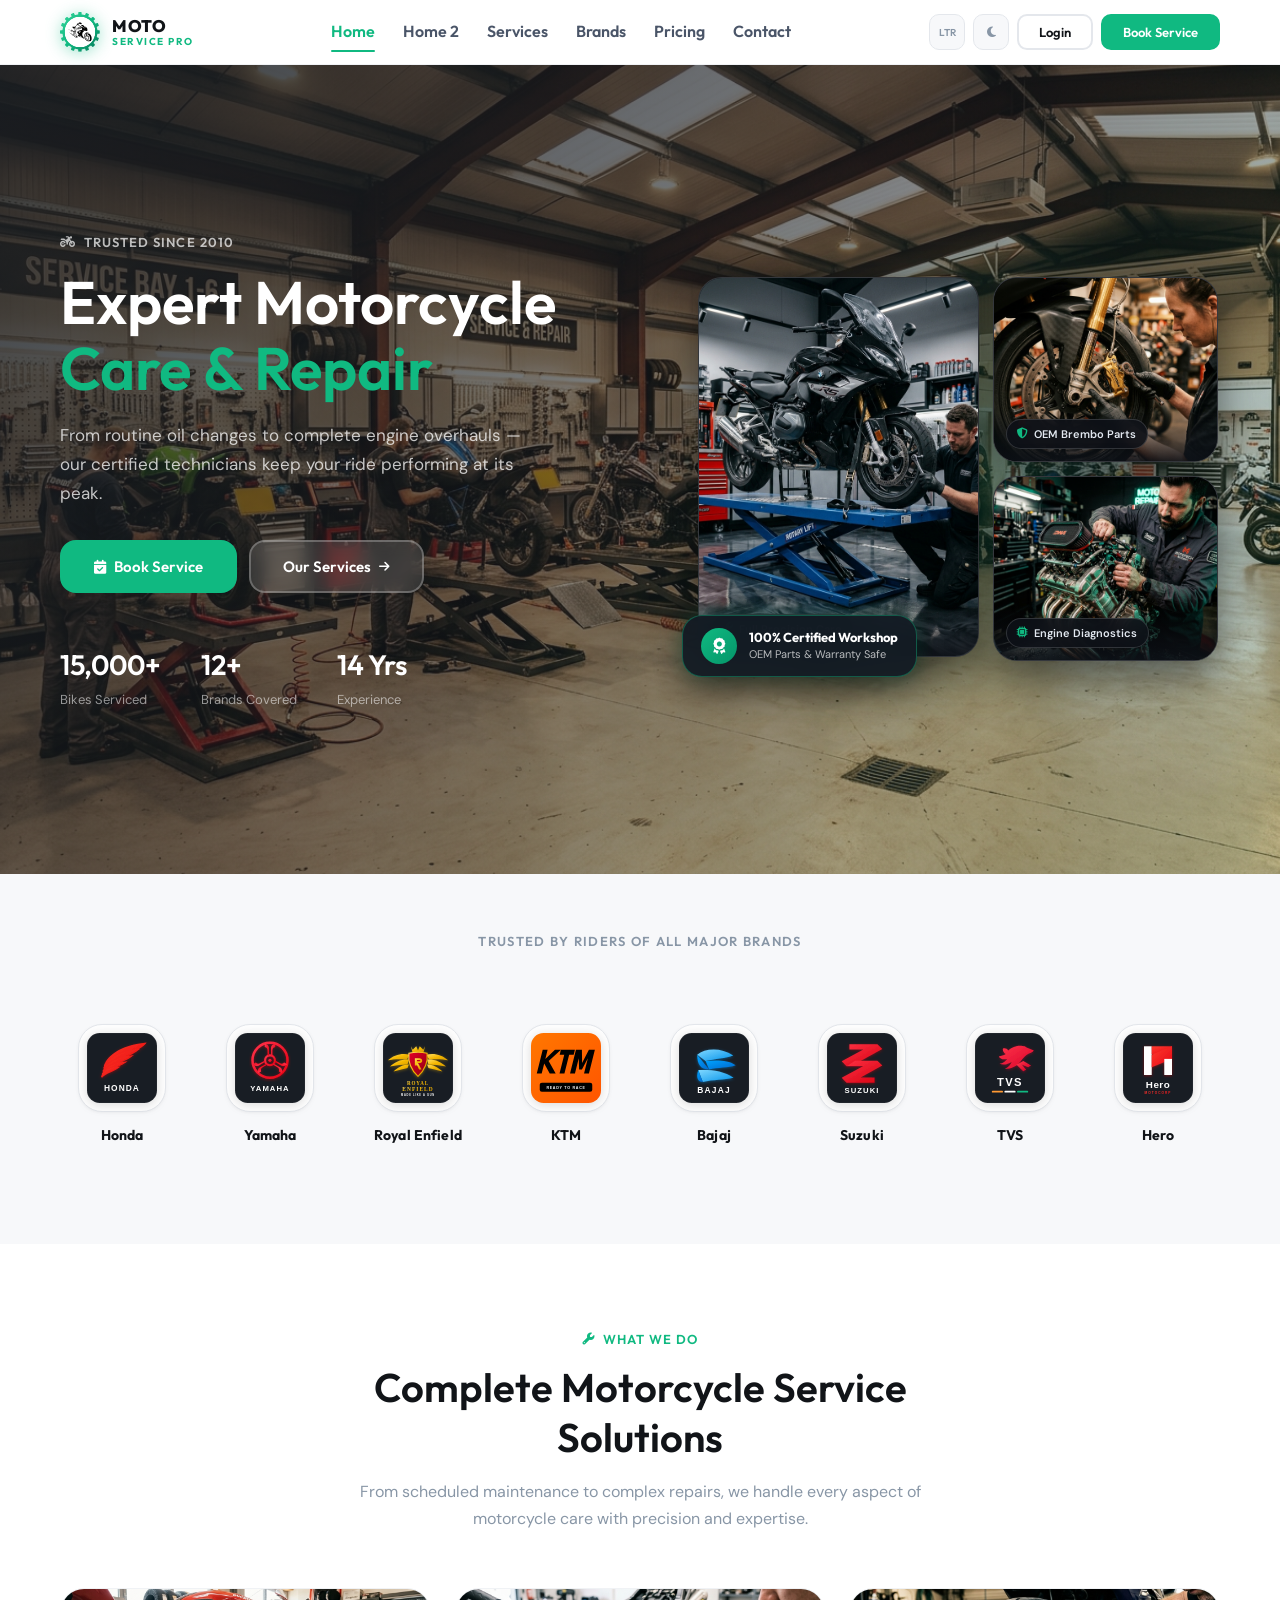
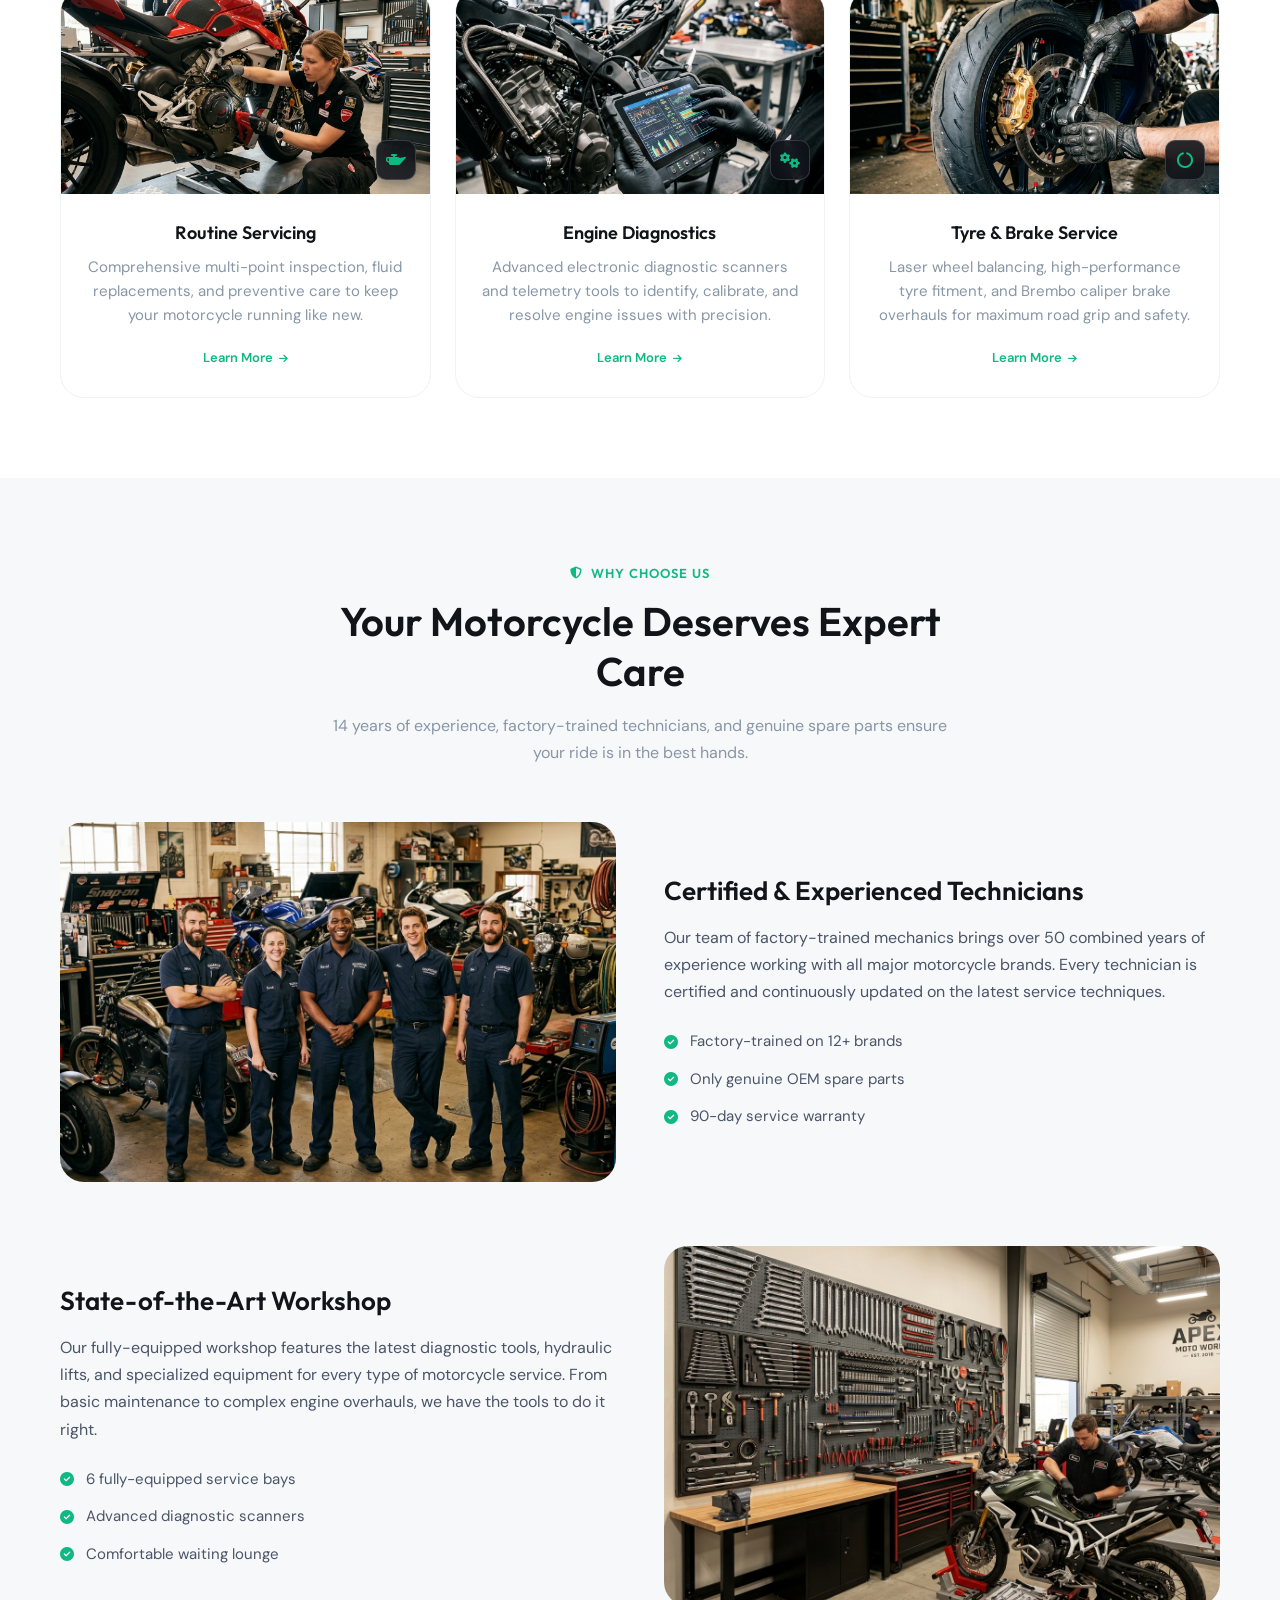
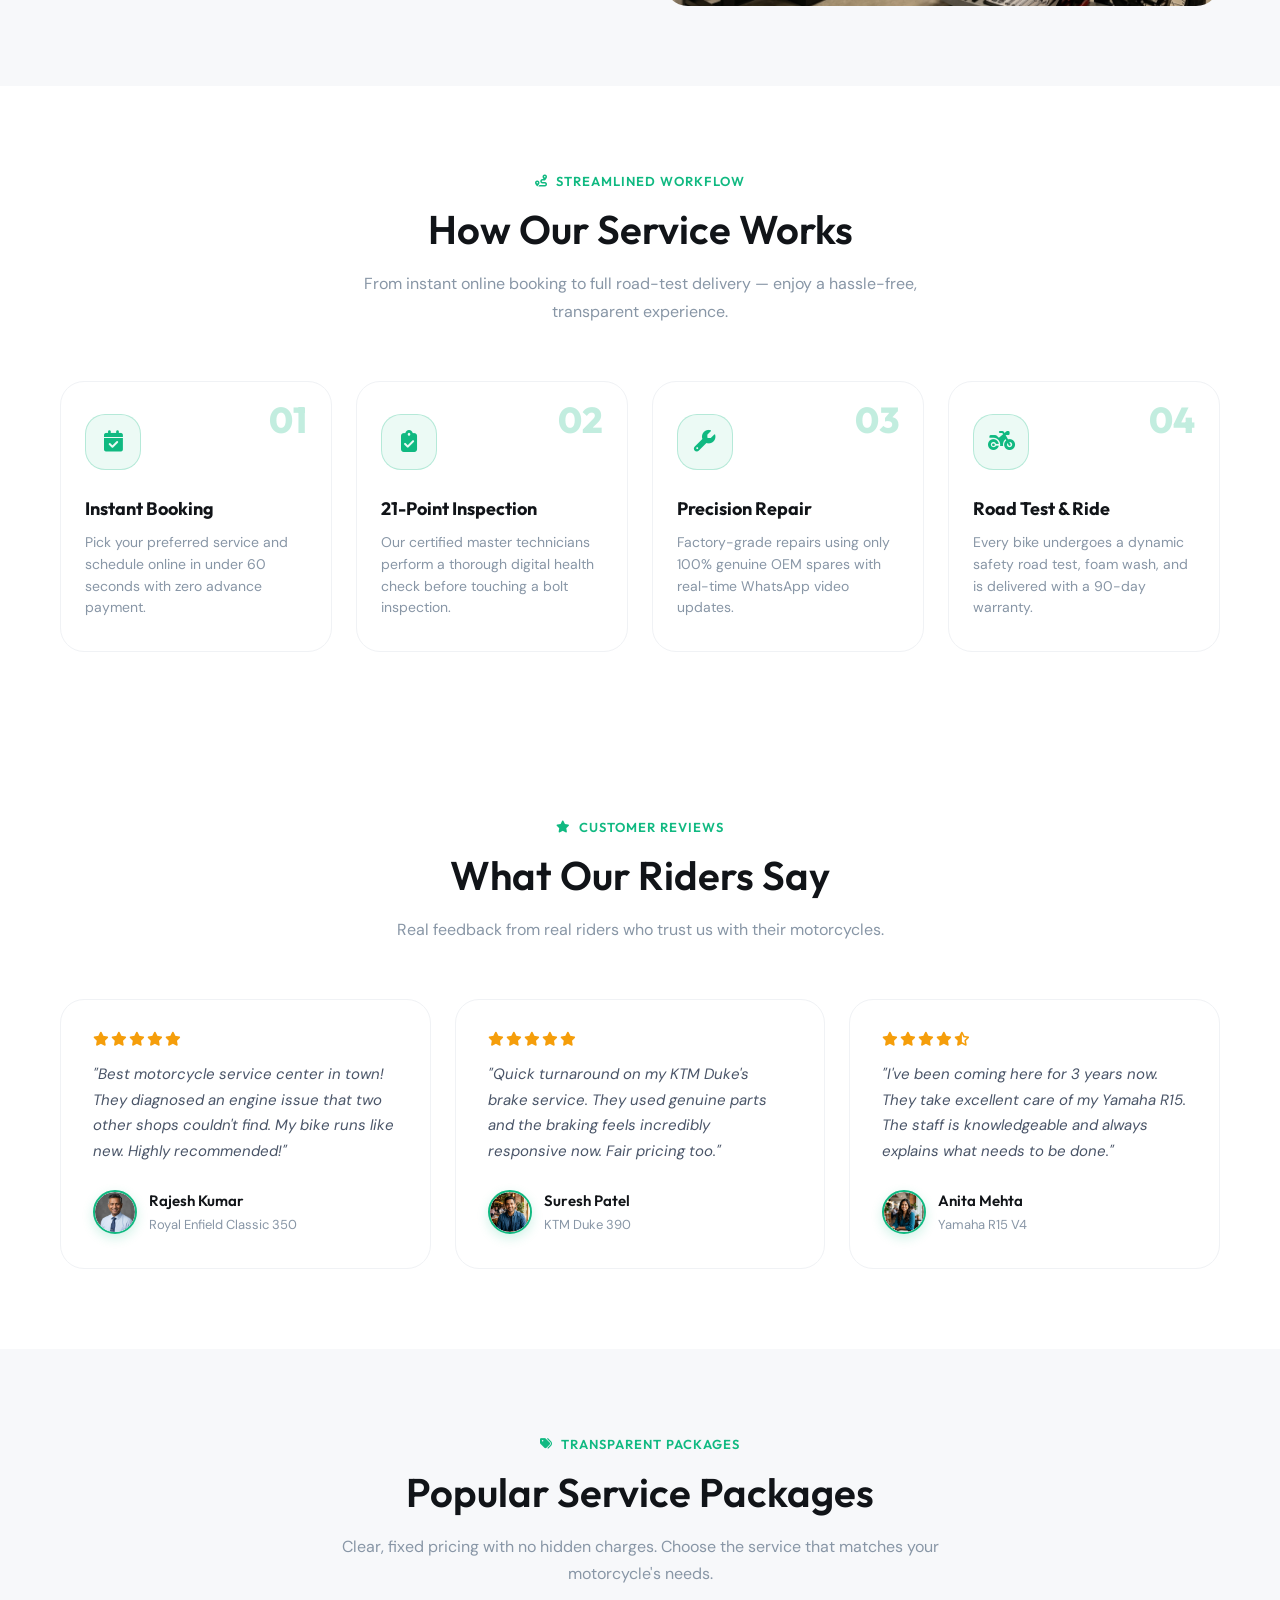
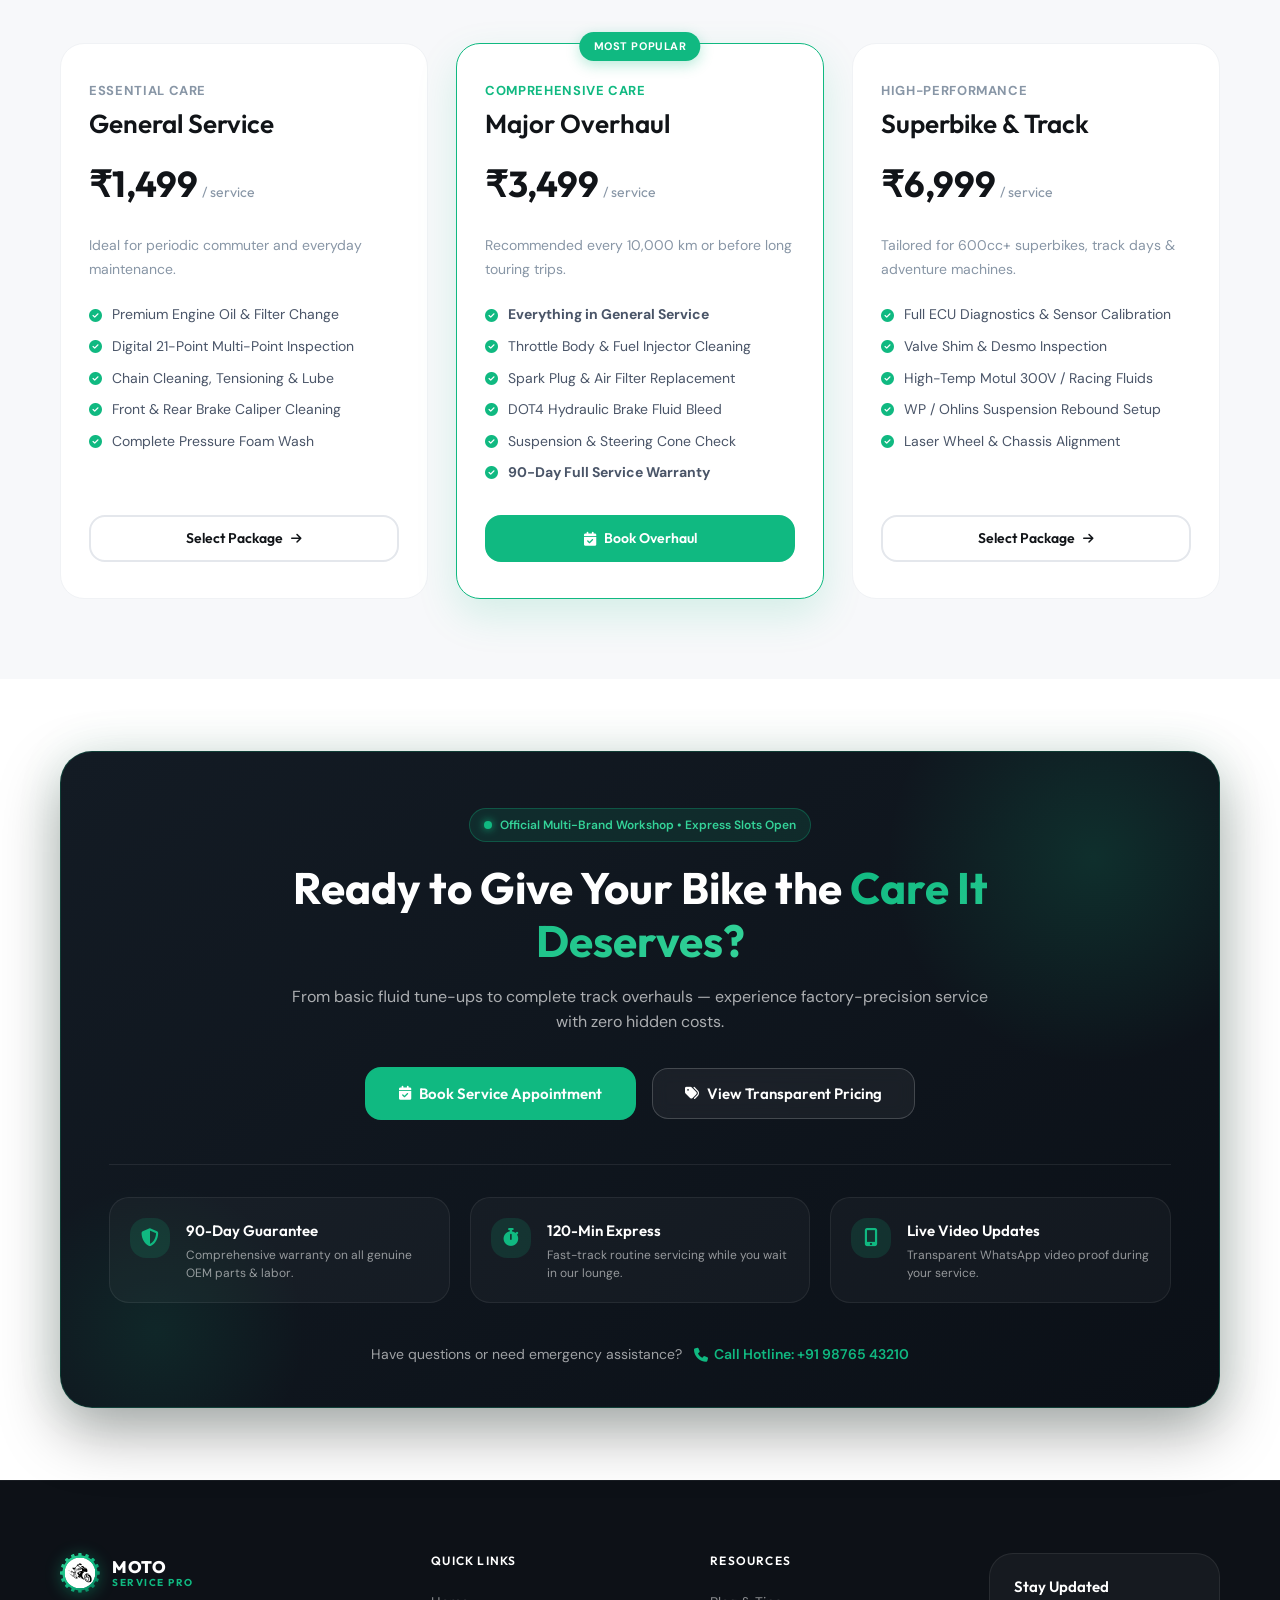
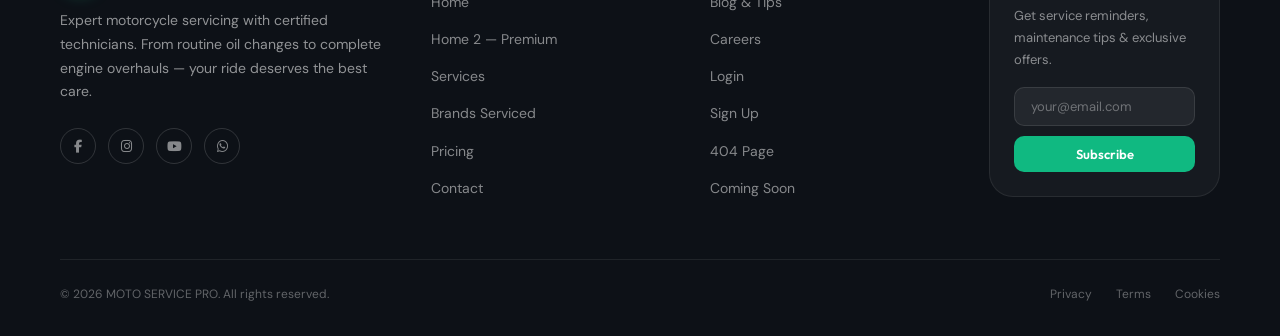
<file: index.html>
<!DOCTYPE html>
<html lang="en" id="root-html">
<head>
    <meta charset="UTF-8">
    <meta name="viewport" content="width=device-width, initial-scale=1.0">
    <meta name="description" content="Expert motorcycle service and repair shop. Routine servicing, oil changes, tyre replacement, brake servicing, engine diagnostics and more for all major brands.">
    <title>Home | Moto Service Pro — Motorcycle Service & Repair Shop</title>
    <link rel="icon" type="image/svg+xml" href="favicon.svg">
    <link rel="stylesheet" href="https://cdnjs.cloudflare.com/ajax/libs/font-awesome/6.5.1/css/all.min.css">
    <link rel="stylesheet" href="style.css">
    <style>
        /* --- Modern CTA Index Section --- */
        .cta-index-box {
            position: relative;
            background: linear-gradient(145deg, #131B24 0%, #0B1017 100%);
            border: 1px solid rgba(16, 185, 129, 0.25);
            border-radius: var(--radius-3xl);
            padding: 3.5rem 3rem 2.5rem;
            overflow: hidden;
            box-shadow: 0 24px 60px rgba(0,0,0,0.35), 0 0 50px rgba(16, 185, 129, 0.08);
        }

        .cta-index-glow-1 {
            position: absolute;
            top: -120px;
            right: -100px;
            width: 450px;
            height: 450px;
            background: radial-gradient(circle, rgba(16, 185, 129, 0.16) 0%, transparent 65%);
            border-radius: 50%;
            pointer-events: none;
        }

        .cta-index-glow-2 {
            position: absolute;
            bottom: -100px;
            left: -80px;
            width: 350px;
            height: 350px;
            background: radial-gradient(circle, rgba(16, 185, 129, 0.1) 0%, transparent 60%);
            border-radius: 50%;
            pointer-events: none;
        }

        .cta-index-content {
            position: relative;
            z-index: 2;
        }

        .cta-index-main {
            max-width: 720px;
            margin: 0 auto;
            text-align: center;
            margin-bottom: 2.75rem;
        }

        .cta-index-badge {
            display: inline-flex;
            align-items: center;
            gap: 0.5rem;
            padding: 0.35rem 0.85rem;
            background: rgba(16, 185, 129, 0.12);
            border: 1px solid rgba(16, 185, 129, 0.3);
            border-radius: var(--radius-full);
            font-size: 0.75rem;
            font-weight: 600;
            color: #34D399;
            margin-bottom: 1.25rem;
        }

        .cta-pulse-dot {
            width: 8px;
            height: 8px;
            background: #10B981;
            border-radius: 50%;
            box-shadow: 0 0 8px #10B981;
            animation: pulse-glow 2s infinite;
        }

        .cta-index-title {
            font-size: clamp(2rem, 3.5vw, 2.75rem);
            font-weight: 700;
            line-height: 1.2;
            color: #FFFFFF;
            margin-bottom: 1rem;
        }

        .cta-gradient-text {
            background: linear-gradient(135deg, #10B981 0%, #34D399 100%);
            -webkit-background-clip: text;
            -webkit-text-fill-color: transparent;
        }

        .cta-index-desc {
            color: rgba(255, 255, 255, 0.65);
            font-size: 1rem;
            line-height: 1.6;
            margin-bottom: 2rem;
        }

        .cta-index-actions {
            display: flex;
            align-items: center;
            justify-content: center;
            gap: 1rem;
            flex-wrap: wrap;
        }

        .cta-glass-btn {
            border: 1px solid rgba(255, 255, 255, 0.18);
            color: #FFFFFF !important;
            background: rgba(255, 255, 255, 0.05);
            backdrop-filter: blur(8px);
            transition: var(--transition-smooth);
        }

        .cta-glass-btn:hover {
            background: rgba(255, 255, 255, 0.12);
            border-color: rgba(255, 255, 255, 0.3);
        }

        .cta-index-tiles {
            display: grid;
            grid-template-columns: repeat(3, 1fr);
            gap: 1.25rem;
            padding-top: 2rem;
            border-top: 1px solid rgba(255, 255, 255, 0.08);
            margin-bottom: 1.5rem;
        }

        .cta-tile {
            display: flex;
            align-items: flex-start;
            gap: 1rem;
            background: rgba(255, 255, 255, 0.03);
            border: 1px solid rgba(255, 255, 255, 0.07);
            border-radius: var(--radius-xl);
            padding: 1.25rem;
            transition: var(--transition-smooth);
            text-align: left;
        }

        .cta-tile:hover {
            background: rgba(16, 185, 129, 0.06);
            border-color: rgba(16, 185, 129, 0.25);
            transform: translateY(-2px);
        }

        .cta-tile-icon {
            width: 2.5rem;
            height: 2.5rem;
            border-radius: var(--radius-lg);
            background: rgba(16, 185, 129, 0.15);
            color: #10B981;
            display: flex;
            align-items: center;
            justify-content: center;
            font-size: 1.125rem;
            flex-shrink: 0;
        }

        .cta-tile-title {
            font-family: var(--font-heading);
            font-size: 0.9375rem;
            font-weight: 600;
            color: #FFFFFF;
            margin-bottom: 0.25rem;
        }

        .cta-tile-text {
            font-size: 0.75rem;
            color: rgba(255, 255, 255, 0.55);
            line-height: 1.45;
        }

        .cta-index-footer {
            display: flex;
            align-items: center;
            justify-content: center;
            gap: 0.75rem;
            flex-wrap: wrap;
            padding-top: 1rem;
            text-align: center;
        }

        .cta-hotline-link {
            display: inline-flex;
            align-items: center;
            gap: 0.4rem;
            color: var(--primary);
            font-weight: 600;
            font-size: 0.875rem;
            text-decoration: none;
            transition: var(--transition-fast);
        }

        .cta-hotline-link:hover {
            color: #34D399;
            text-decoration: underline;
        }

        @media (max-width: 992px) {
            .cta-index-tiles {
                grid-template-columns: 1fr;
                gap: 1rem;
            }
            .cta-index-box {
                padding: 2.5rem 1.5rem 1.75rem;
            }
        }

        /* --- How It Works Process Grid --- */
        .process-steps-grid {
            display: grid;
            grid-template-columns: repeat(4, 1fr);
            gap: 1.5rem;
            position: relative;
        }
        @media (max-width: 1024px) {
            .process-steps-grid { grid-template-columns: repeat(2, 1fr); }
        }
        @media (max-width: 640px) {
            .process-steps-grid { grid-template-columns: 1fr; }
        }

        .process-step-card {
            background: var(--bg-card);
            border: 1px solid var(--border-light);
            border-radius: var(--radius-2xl);
            padding: 2rem 1.5rem;
            position: relative;
            transition: var(--transition-premium);
            display: flex;
            flex-direction: column;
            justify-content: space-between;
        }

        .process-step-card:hover {
            transform: translateY(-6px);
            border-color: rgba(16, 185, 129, 0.4);
            box-shadow: 0 16px 36px rgba(16, 185, 129, 0.12);
        }

        .process-step-number {
            font-family: var(--font-heading);
            font-size: 2.25rem;
            font-weight: 800;
            line-height: 1;
            color: var(--primary);
            opacity: 0.25;
            position: absolute;
            top: 1.25rem;
            right: 1.5rem;
            transition: var(--transition-smooth);
        }

        [dir="rtl"] .process-step-number {
            right: auto;
            left: 1.5rem;
        }

        .process-step-card:hover .process-step-number {
            opacity: 0.8;
            transform: scale(1.08);
        }

        .process-step-icon {
            width: 3.5rem;
            height: 3.5rem;
            border-radius: var(--radius-xl);
            background: var(--primary-subtle);
            border: 1px solid rgba(16, 185, 129, 0.25);
            color: var(--primary);
            display: flex;
            align-items: center;
            justify-content: center;
            font-size: 1.35rem;
            margin-bottom: 1.5rem;
            transition: var(--transition-smooth);
        }

        .process-step-card:hover .process-step-icon {
            background: var(--primary);
            color: #FFFFFF;
            box-shadow: 0 8px 20px var(--primary-glow);
        }

        .process-step-title {
            font-family: var(--font-heading);
            font-size: 1.125rem;
            font-weight: 700;
            color: var(--text-heading);
            margin-bottom: 0.5rem;
        }

        .process-step-desc {
            font-size: 0.875rem;
            color: var(--text-muted);
            line-height: 1.55;
        }

        /* --- Featured Packages Grid --- */
        .packages-pricing-grid {
            display: grid;
            grid-template-columns: repeat(3, 1fr);
            gap: 1.75rem;
            align-items: stretch;
            margin-top: 1rem;
        }
        @media (max-width: 1024px) {
            .packages-pricing-grid { grid-template-columns: 1fr; max-width: 540px; margin: 1rem auto 0; }
        }

        .package-pricing-card {
            background: var(--bg-card);
            border: 1px solid var(--border-light);
            border-radius: var(--radius-2xl);
            padding: 2.25rem 1.75rem;
            display: flex;
            flex-direction: column;
            justify-content: space-between;
            position: relative;
            transition: var(--transition-premium);
        }

        .package-pricing-card:hover {
            transform: translateY(-6px);
            box-shadow: var(--shadow-card-hover);
        }

        .package-pricing-card.featured-package {
            border-color: var(--primary);
            box-shadow: 0 16px 40px rgba(16, 185, 129, 0.15);
        }

        .package-badge-popular {
            position: absolute;
            top: -0.75rem;
            left: 50%;
            transform: translateX(-50%);
            background: var(--primary);
            color: #FFFFFF;
            font-size: 0.6875rem;
            font-weight: 700;
            text-transform: uppercase;
            letter-spacing: 0.05em;
            padding: 0.3rem 0.9rem;
            border-radius: var(--radius-full);
            box-shadow: 0 4px 14px var(--primary-glow);
            white-space: nowrap;
            z-index: 2;
        }

        .package-price-val {
            font-family: var(--font-heading);
            font-size: 2.25rem;
            font-weight: 700;
            color: var(--text-heading);
            margin: 0.75rem 0 1.25rem;
            display: flex;
            align-items: baseline;
            gap: 0.25rem;
        }

        .package-price-val span {
            font-size: 0.875rem;
            font-weight: 400;
            color: var(--text-muted);
        }

        .package-features-list {
            display: flex;
            flex-direction: column;
            gap: 0.75rem;
            margin-bottom: 2rem;
            flex-grow: 1;
        }

        .package-feature-item {
            display: flex;
            align-items: flex-start;
            gap: 0.65rem;
            font-size: 0.875rem;
            color: var(--text-body);
            line-height: 1.4;
        }

        .package-feature-item i {
            color: var(--primary);
            font-size: 0.8125rem;
            margin-top: 0.2rem;
            flex-shrink: 0;
        }

        /* --- Hero 3-Image Collage --- */
        .hero-grid {
            display: grid;
            grid-template-columns: 1.05fr 0.95fr;
            gap: 3.5rem;
            align-items: center;
            width: 100%;
        }

        .hero-text-col {
            max-width: 600px;
        }

        .hero-collage-wrap {
            position: relative;
            width: 100%;
            max-width: 520px;
            margin: 0 auto;
        }

        .hero-collage-glow {
            position: absolute;
            top: 50%;
            left: 50%;
            transform: translate(-50%, -50%);
            width: 110%;
            height: 110%;
            background: radial-gradient(circle, rgba(16, 185, 129, 0.22) 0%, rgba(16, 185, 129, 0.05) 55%, transparent 75%);
            filter: blur(40px);
            pointer-events: none;
            z-index: 0;
        }

        .hero-collage-grid {
            position: relative;
            z-index: 1;
            display: grid;
            grid-template-columns: 1.25fr 1fr;
            gap: 0.875rem;
            align-items: stretch;
        }

        .collage-card {
            position: relative;
            border-radius: var(--radius-2xl);
            overflow: hidden;
            border: 1px solid rgba(255, 255, 255, 0.16);
            background: #0D1117;
            box-shadow: 0 16px 40px rgba(0, 0, 0, 0.5);
            transition: transform 0.4s cubic-bezier(0.16, 1, 0.3, 1), border-color 0.4s ease, box-shadow 0.4s ease;
        }

        .collage-card:hover {
            transform: translateY(-5px) scale(1.02);
            border-color: rgba(16, 185, 129, 0.6);
            box-shadow: 0 20px 48px rgba(0, 0, 0, 0.65), 0 0 25px rgba(16, 185, 129, 0.25);
        }

        .collage-card-main {
            height: 380px;
        }

        .collage-sub-stack {
            display: flex;
            flex-direction: column;
            gap: 0.875rem;
        }

        .collage-card-sub {
            height: 185px;
        }

        .collage-img {
            width: 100%;
            height: 100%;
            object-fit: cover;
            display: block;
            transition: transform 0.6s cubic-bezier(0.16, 1, 0.3, 1);
        }

        .collage-card:hover .collage-img {
            transform: scale(1.08);
        }

        .collage-card-overlay {
            position: absolute;
            bottom: 0;
            left: 0;
            right: 0;
            padding: 0.75rem;
            background: linear-gradient(to top, rgba(13, 17, 23, 0.92) 0%, transparent 100%);
            display: flex;
            align-items: flex-end;
        }

        .collage-tag {
            background: rgba(13, 17, 23, 0.88);
            backdrop-filter: blur(8px);
            border: 1px solid rgba(255, 255, 255, 0.15);
            color: #E2E8F0;
            font-size: 0.6875rem;
            font-weight: 600;
            padding: 0.3rem 0.65rem;
            border-radius: var(--radius-full);
            display: inline-flex;
            align-items: center;
            gap: 0.375rem;
        }

        .collage-tag i {
            color: var(--primary);
        }

        .hero-floating-badge {
            position: absolute;
            bottom: -1rem;
            left: -1rem;
            z-index: 2;
            background: rgba(19, 27, 36, 0.94);
            backdrop-filter: blur(14px);
            border: 1px solid rgba(16, 185, 129, 0.4);
            border-radius: var(--radius-xl);
            padding: 0.75rem 1.125rem;
            display: flex;
            align-items: center;
            gap: 0.75rem;
            box-shadow: 0 12px 32px rgba(0, 0, 0, 0.5), 0 0 20px rgba(16, 185, 129, 0.2);
            animation: heroBadgeFloat 4s ease-in-out infinite;
        }

        .floating-badge-icon {
            width: 2.25rem;
            height: 2.25rem;
            border-radius: 50%;
            background: linear-gradient(135deg, #10B981, #059669);
            color: #fff;
            display: flex;
            align-items: center;
            justify-content: center;
            font-size: 1rem;
            flex-shrink: 0;
        }

        .floating-badge-title {
            font-size: 0.8125rem;
            font-weight: 700;
            color: #FFFFFF;
            font-family: var(--font-heading);
            line-height: 1.2;
        }

        .floating-badge-subtitle {
            font-size: 0.6875rem;
            color: rgba(255, 255, 255, 0.7);
            line-height: 1.2;
            margin-top: 0.15rem;
        }

        @keyframes heroBadgeFloat {
            0%, 100% { transform: translateY(0px); }
            50% { transform: translateY(-6px); }
        }

        [dir="rtl"] .hero-floating-badge {
            left: auto;
            right: -1rem;
        }

        @media (max-width: 992px) {
            .hero-grid {
                grid-template-columns: 1fr;
                gap: 3rem;
                text-align: center;
            }
            .hero-text-col {
                max-width: 100%;
            }
            .hero-text-col p {
                margin-left: auto;
                margin-right: auto;
            }
            .hero-text-col div[style*="display:flex"] {
                justify-content: center;
            }
            .hero-floating-badge {
                left: 50%;
                transform: translateX(-50%);
                bottom: -1rem;
            }
            [dir="rtl"] .hero-floating-badge {
                right: auto;
                left: 50%;
                transform: translateX(-50%);
            }
        }
        @media (max-width: 576px) {
            .hero-collage-grid {
                grid-template-columns: 1fr;
            }
            .collage-card-main {
                height: 240px;
            }
            .collage-card-sub {
                height: 160px;
            }
        }

        /* --- Solutions Service Cards --- */
        .solution-card-img {
            height: 205px;
            overflow: hidden;
            position: relative;
        }
        .solution-card-img img {
            width: 100%;
            height: 100%;
            object-fit: cover;
            transition: transform 0.5s cubic-bezier(0.16, 1, 0.3, 1);
        }
        .card:hover .solution-card-img img {
            transform: scale(1.06);
        }
        .solution-card-icon {
            position: absolute;
            bottom: 0.875rem;
            right: 0.875rem;
            width: 2.5rem;
            height: 2.5rem;
            background: rgba(13, 17, 23, 0.88);
            backdrop-filter: blur(8px);
            border: 1px solid rgba(255, 255, 255, 0.16);
            border-radius: var(--radius-md);
            display: flex;
            align-items: center;
            justify-content: center;
            color: var(--primary);
            font-size: 1rem;
            box-shadow: 0 4px 12px rgba(0, 0, 0, 0.35);
        }
        [dir="rtl"] .solution-card-icon {
            right: auto;
            left: 0.875rem;
        }
    </style>
</head>
<body>

<!-- Navbar -->
<div id="main-nav"></div>

<!-- ═══════════ HERO ═══════════ -->
<section class="hero" id="hero-section">
    <div class="hero-bg">
        <img src="assets/images/hero-workshop.jpg" alt="Motorcycle workshop interior with mechanics servicing bikes">
    </div>
    <div class="hero-overlay"></div>
    <div class="hero-content container" style="padding:2.5rem 1.25rem;">
        <div class="hero-grid">
            <div class="hero-text-col">
                <div class="section-label" style="color:rgba(255,255,255,0.7);margin-bottom:1rem;">
                    <i class="fas fa-motorcycle"></i> Trusted Since 2010
                </div>
                <h1 style="color:#fff;font-size:clamp(2.25rem,6vw,3.75rem);margin-bottom:1.25rem;line-height:1.1;">
                    Expert Motorcycle<br><span style="color:#10B981;">Care & Repair</span>
                </h1>
                <p style="color:rgba(255,255,255,0.75);font-size:1.0625rem;max-width:480px;margin-bottom:2rem;line-height:1.7;">
                    From routine oil changes to complete engine overhauls — our certified technicians keep your ride performing at its peak.
                </p>
                <div style="display:flex;gap:0.75rem;flex-wrap:wrap;">
                    <a href="booking.html" class="btn btn-primary btn-lg">
                        <i class="fas fa-calendar-check"></i> Book Service
                    </a>
                    <a href="services.html" class="btn btn-lg" style="background:rgba(255,255,255,0.12);color:#fff;border-color:rgba(255,255,255,0.25);backdrop-filter:blur(8px);">
                        Our Services <i class="fas fa-arrow-right" style="font-size:0.75rem;"></i>
                    </a>
                </div>
                <!-- Mini stats -->
                <div style="display:flex;gap:2.5rem;margin-top:3rem;flex-wrap:wrap;">
                    <div>
                        <div style="font-family:var(--font-heading);font-weight:600;font-size:1.75rem;color:#fff;" data-count="15000" data-suffix="+">0</div>
                        <div style="font-size:0.8125rem;color:rgba(255,255,255,0.55);">Bikes Serviced</div>
                    </div>
                    <div>
                        <div style="font-family:var(--font-heading);font-weight:600;font-size:1.75rem;color:#fff;" data-count="12" data-suffix="+">0</div>
                        <div style="font-size:0.8125rem;color:rgba(255,255,255,0.55);">Brands Covered</div>
                    </div>
                    <div>
                        <div style="font-family:var(--font-heading);font-weight:600;font-size:1.75rem;color:#fff;" data-count="14" data-suffix=" Yrs">0</div>
                        <div style="font-size:0.8125rem;color:rgba(255,255,255,0.55);">Experience</div>
                    </div>
                </div>
            </div>

            <!-- Right: 3-Image Collage -->
            <div class="hero-collage-wrap animate-on-scroll">
                <div class="hero-collage-glow"></div>
                <div class="hero-collage-grid">
                    <!-- Main Large Featured Card -->
                    <div class="collage-card collage-card-main">
                        <img src="assets/images/hero-collage-1.jpg" alt="Master technician servicing motorcycle on hydraulic lift" class="collage-img">
                        <div class="collage-card-overlay">
                            <span class="collage-tag"><i class="fas fa-wrench"></i> Full Precision Care</span>
                        </div>
                    </div>
                    
                    <!-- Stack of 2 Secondary Cards -->
                    <div class="collage-sub-stack">
                        <div class="collage-card collage-card-sub">
                            <img src="assets/images/hero-collage-2.jpg" alt="Brembo brake calibration and suspension tuning" class="collage-img">
                            <div class="collage-card-overlay">
                                <span class="collage-tag"><i class="fas fa-shield-halved"></i> OEM Brembo Parts</span>
                            </div>
                        </div>
                        <div class="collage-card collage-card-sub">
                            <img src="assets/images/hero-collage-3.jpg" alt="Certified master technician fine tuning motorcycle engine" class="collage-img">
                            <div class="collage-card-overlay">
                                <span class="collage-tag"><i class="fas fa-microchip"></i> Engine Diagnostics</span>
                            </div>
                        </div>
                    </div>
                </div>

                <!-- Floating Certified Badge -->
                <div class="hero-floating-badge">
                    <div class="floating-badge-icon">
                        <i class="fas fa-award"></i>
                    </div>
                    <div>
                        <div class="floating-badge-title">100% Certified Workshop</div>
                        <div class="floating-badge-subtitle">OEM Parts & Warranty Safe</div>
                    </div>
                </div>
            </div>
        </div>
    </div>
</section>

<!-- ═══════════ TRUSTED BRANDS STRIP ═══════════ -->
<section class="section-sm bg-surface" id="brands-strip">
    <div class="container">
        <div class="text-center" style="margin-bottom:2rem;">
            <p style="font-family:var(--font-heading);font-weight:600;font-size:0.8125rem;text-transform:uppercase;letter-spacing:0.1em;color:var(--text-muted);">Trusted By Riders of All Major Brands</p>
        </div>
        <div class="brand-strip">
            <div class="brand-item">
                <div class="brand-icon"><img src="assets/images/brands/honda.svg" alt="Honda Logo" class="brand-logo-img"></div>
                <span class="brand-name">Honda</span>
            </div>
            <div class="brand-item">
                <div class="brand-icon"><img src="assets/images/brands/yamaha.svg" alt="Yamaha Logo" class="brand-logo-img"></div>
                <span class="brand-name">Yamaha</span>
            </div>
            <div class="brand-item">
                <div class="brand-icon"><img src="assets/images/brands/royal-enfield.svg" alt="Royal Enfield Logo" class="brand-logo-img"></div>
                <span class="brand-name">Royal Enfield</span>
            </div>
            <div class="brand-item">
                <div class="brand-icon"><img src="assets/images/brands/ktm.svg" alt="KTM Logo" class="brand-logo-img"></div>
                <span class="brand-name">KTM</span>
            </div>
            <div class="brand-item">
                <div class="brand-icon"><img src="assets/images/brands/bajaj.svg" alt="Bajaj Logo" class="brand-logo-img"></div>
                <span class="brand-name">Bajaj</span>
            </div>
            <div class="brand-item">
                <div class="brand-icon"><img src="assets/images/brands/suzuki.svg" alt="Suzuki Logo" class="brand-logo-img"></div>
                <span class="brand-name">Suzuki</span>
            </div>
            <div class="brand-item">
                <div class="brand-icon"><img src="assets/images/brands/tvs.svg" alt="TVS Logo" class="brand-logo-img"></div>
                <span class="brand-name">TVS</span>
            </div>
            <div class="brand-item">
                <div class="brand-icon"><img src="assets/images/brands/hero.svg" alt="Hero MotoCorp Logo" class="brand-logo-img"></div>
                <span class="brand-name">Hero</span>
            </div>
        </div>
    </div>
</section>

<!-- ═══════════ SERVICES OVERVIEW ═══════════ -->
<section class="section" id="services-overview">
    <div class="container">
        <div class="section-header animate-on-scroll">
            <div class="section-label"><i class="fas fa-wrench"></i> What We Do</div>
            <h2>Complete Motorcycle Service Solutions</h2>
            <p>From scheduled maintenance to complex repairs, we handle every aspect of motorcycle care with precision and expertise.</p>
        </div>

        <div class="grid grid-3" style="gap:1.5rem;">
            <!-- Service 1 -->
            <div class="card animate-on-scroll" style="padding:0;overflow:hidden;display:flex;flex-direction:column;text-align:center;">
                <div class="solution-card-img">
                    <img src="assets/images/solutions-routine.jpg" alt="Routine motorcycle servicing and scheduled inspection">
                    <div class="solution-card-icon" title="Routine Servicing">
                        <i class="fas fa-oil-can"></i>
                    </div>
                </div>
                <div style="padding:1.75rem 1.5rem;display:flex;flex-direction:column;flex-grow:1;">
                    <h4 style="margin-bottom:0.625rem;">Routine Servicing</h4>
                    <p style="font-size:0.9375rem;color:var(--text-muted);line-height:1.6;margin-bottom:1.25rem;flex-grow:1;">Comprehensive multi-point inspection, fluid replacements, and preventive care to keep your motorcycle running like new.</p>
                    <a href="services.html" class="link-primary" style="display:inline-flex;align-items:center;justify-content:center;gap:0.375rem;margin-top:auto;">
                        Learn More <i class="fas fa-arrow-right" style="font-size:0.625rem;"></i>
                    </a>
                </div>
            </div>
            <!-- Service 2 -->
            <div class="card animate-on-scroll" style="padding:0;overflow:hidden;display:flex;flex-direction:column;text-align:center;">
                <div class="solution-card-img">
                    <img src="assets/images/solutions-engine.jpg" alt="High-tech electronic motorcycle engine diagnostics and ECU scan">
                    <div class="solution-card-icon" title="Engine Diagnostics">
                        <i class="fas fa-cogs"></i>
                    </div>
                </div>
                <div style="padding:1.75rem 1.5rem;display:flex;flex-direction:column;flex-grow:1;">
                    <h4 style="margin-bottom:0.625rem;">Engine Diagnostics</h4>
                    <p style="font-size:0.9375rem;color:var(--text-muted);line-height:1.6;margin-bottom:1.25rem;flex-grow:1;">Advanced electronic diagnostic scanners and telemetry tools to identify, calibrate, and resolve engine issues with precision.</p>
                    <a href="services.html" class="link-primary" style="display:inline-flex;align-items:center;justify-content:center;gap:0.375rem;margin-top:auto;">
                        Learn More <i class="fas fa-arrow-right" style="font-size:0.625rem;"></i>
                    </a>
                </div>
            </div>
            <!-- Service 3 -->
            <div class="card animate-on-scroll" style="padding:0;overflow:hidden;display:flex;flex-direction:column;text-align:center;">
                <div class="solution-card-img">
                    <img src="assets/images/solutions-brake.jpg" alt="Performance motorcycle tyre fitting and Brembo disc brake service">
                    <div class="solution-card-icon" title="Tyre & Brake Service">
                        <i class="fas fa-circle-notch"></i>
                    </div>
                </div>
                <div style="padding:1.75rem 1.5rem;display:flex;flex-direction:column;flex-grow:1;">
                    <h4 style="margin-bottom:0.625rem;">Tyre & Brake Service</h4>
                    <p style="font-size:0.9375rem;color:var(--text-muted);line-height:1.6;margin-bottom:1.25rem;flex-grow:1;">Laser wheel balancing, high-performance tyre fitment, and Brembo caliper brake overhauls for maximum road grip and safety.</p>
                    <a href="services.html" class="link-primary" style="display:inline-flex;align-items:center;justify-content:center;gap:0.375rem;margin-top:auto;">
                        Learn More <i class="fas fa-arrow-right" style="font-size:0.625rem;"></i>
                    </a>
                </div>
            </div>
        </div>
    </div>
</section>

<!-- ═══════════ WHY CHOOSE US (Alternating Layout) ═══════════ -->
<section class="section bg-surface" id="why-choose-us">
    <div class="container">
        <div class="section-header animate-on-scroll">
            <div class="section-label"><i class="fas fa-shield-halved"></i> Why Choose Us</div>
            <h2>Your Motorcycle Deserves Expert Care</h2>
            <p>14 years of experience, factory-trained technicians, and genuine spare parts ensure your ride is in the best hands.</p>
        </div>

        <!-- Row 1: Image Left, Text Right -->
        <div class="animate-on-scroll" style="display:grid;grid-template-columns:1fr 1fr;gap:3rem;align-items:center;margin-bottom:4rem;">
            <div class="img-container" style="height:360px;">
                <img src="assets/images/about-team.jpg" alt="Our expert motorcycle mechanic team" class="img-cover">
            </div>
            <div>
                <h3 style="margin-bottom:1rem;">Certified & Experienced Technicians</h3>
                <p style="margin-bottom:1.5rem;">Our team of factory-trained mechanics brings over 50 combined years of experience working with all major motorcycle brands. Every technician is certified and continuously updated on the latest service techniques.</p>
                <div style="display:flex;flex-direction:column;gap:0.75rem;">
                    <div style="display:flex;align-items:center;gap:0.75rem;">
                        <i class="fas fa-check-circle" style="color:var(--primary);font-size:0.875rem;flex-shrink:0;"></i>
                        <span style="font-size:0.9375rem;">Factory-trained on 12+ brands</span>
                    </div>
                    <div style="display:flex;align-items:center;gap:0.75rem;">
                        <i class="fas fa-check-circle" style="color:var(--primary);font-size:0.875rem;flex-shrink:0;"></i>
                        <span style="font-size:0.9375rem;">Only genuine OEM spare parts</span>
                    </div>
                    <div style="display:flex;align-items:center;gap:0.75rem;">
                        <i class="fas fa-check-circle" style="color:var(--primary);font-size:0.875rem;flex-shrink:0;"></i>
                        <span style="font-size:0.9375rem;">90-day service warranty</span>
                    </div>
                </div>
            </div>
        </div>

        <!-- Row 2: Text Left, Image Right -->
        <div class="animate-on-scroll" style="display:grid;grid-template-columns:1fr 1fr;gap:3rem;align-items:center;">
            <div>
                <h3 style="margin-bottom:1rem;">State-of-the-Art Workshop</h3>
                <p style="margin-bottom:1.5rem;">Our fully-equipped workshop features the latest diagnostic tools, hydraulic lifts, and specialized equipment for every type of motorcycle service. From basic maintenance to complex engine overhauls, we have the tools to do it right.</p>
                <div style="display:flex;flex-direction:column;gap:0.75rem;">
                    <div style="display:flex;align-items:center;gap:0.75rem;">
                        <i class="fas fa-check-circle" style="color:var(--primary);font-size:0.875rem;flex-shrink:0;"></i>
                        <span style="font-size:0.9375rem;">6 fully-equipped service bays</span>
                    </div>
                    <div style="display:flex;align-items:center;gap:0.75rem;">
                        <i class="fas fa-check-circle" style="color:var(--primary);font-size:0.875rem;flex-shrink:0;"></i>
                        <span style="font-size:0.9375rem;">Advanced diagnostic scanners</span>
                    </div>
                    <div style="display:flex;align-items:center;gap:0.75rem;">
                        <i class="fas fa-check-circle" style="color:var(--primary);font-size:0.875rem;flex-shrink:0;"></i>
                        <span style="font-size:0.9375rem;">Comfortable waiting lounge</span>
                    </div>
                </div>
            </div>
            <div class="img-container" style="height:360px;">
                <img src="assets/images/gallery-1.jpg" alt="Modern motorcycle workshop with tools and equipment" class="img-cover">
            </div>
        </div>
    </div>
</section>

<style>
    @media (max-width: 768px) {
        #why-choose-us [style*="grid-template-columns: 1fr 1fr"],
        #why-choose-us [style*="grid-template-columns:1fr 1fr"] {
            grid-template-columns: 1fr !important;
        }
        #why-choose-us .img-container { height: 260px !important; }
    }
</style>

<!-- ═══════════ HOW IT WORKS (4-Step Process) ═══════════ -->
<section class="section" id="how-it-works">
    <div class="container">
        <div class="section-header animate-on-scroll">
            <div class="section-label"><i class="fas fa-route"></i> Streamlined Workflow</div>
            <h2>How Our Service Works</h2>
            <p>From instant online booking to full road-test delivery — enjoy a hassle-free, transparent experience.</p>
        </div>

        <div class="process-steps-grid animate-on-scroll">
            <!-- Step 1 -->
            <div class="process-step-card">
                <div class="process-step-number">01</div>
                <div>
                    <div class="process-step-icon"><i class="fas fa-calendar-check"></i></div>
                    <div class="process-step-title">Instant Booking</div>
                    <p class="process-step-desc">Pick your preferred service and schedule online in under 60 seconds with zero advance payment.</p>
                </div>
            </div>

            <!-- Step 2 -->
            <div class="process-step-card">
                <div class="process-step-number">02</div>
                <div>
                    <div class="process-step-icon"><i class="fas fa-clipboard-check"></i></div>
                    <div class="process-step-title">21-Point Inspection</div>
                    <p class="process-step-desc">Our certified master technicians perform a thorough digital health check before touching a bolt inspection.</p>
                </div>
            </div>

            <!-- Step 3 -->
            <div class="process-step-card">
                <div class="process-step-number">03</div>
                <div>
                    <div class="process-step-icon"><i class="fas fa-wrench"></i></div>
                    <div class="process-step-title">Precision Repair</div>
                    <p class="process-step-desc">Factory-grade repairs using only 100% genuine OEM spares with real-time WhatsApp video updates.</p>
                </div>
            </div>

            <!-- Step 4 -->
            <div class="process-step-card">
                <div class="process-step-number">04</div>
                <div>
                    <div class="process-step-icon"><i class="fas fa-motorcycle"></i></div>
                    <div class="process-step-title">Road Test & Ride</div>
                    <p class="process-step-desc">Every bike undergoes a dynamic safety road test, foam wash, and is delivered with a 90-day warranty.</p>
                </div>
            </div>
        </div>
    </div>
</section>

<!-- ═══════════ CUSTOMER REVIEWS ═══════════ -->
<section class="section" id="reviews">
    <div class="container">
        <div class="section-header animate-on-scroll">
            <div class="section-label"><i class="fas fa-star"></i> Customer Reviews</div>
            <h2>What Our Riders Say</h2>
            <p>Real feedback from real riders who trust us with their motorcycles.</p>
        </div>

        <div class="grid grid-3">
            <!-- Review 1 -->
            <div class="testimonial-card animate-on-scroll">
                <div class="stars">
                    <i class="fas fa-star"></i><i class="fas fa-star"></i><i class="fas fa-star"></i><i class="fas fa-star"></i><i class="fas fa-star"></i>
                </div>
                <p class="quote">"Best motorcycle service center in town! They diagnosed an engine issue that two other shops couldn't find. My bike runs like new. Highly recommended!"</p>
                <div class="author">
                    <div class="author-avatar">
                        <img src="assets/images/rider-rajesh.png" alt="Rajesh Kumar - Royal Enfield Rider">
                    </div>
                    <div>
                        <div class="author-name">Rajesh Kumar</div>
                        <div class="author-bike">Royal Enfield Classic 350</div>
                    </div>
                </div>
            </div>
            <!-- Review 2 -->
            <div class="testimonial-card animate-on-scroll">
                <div class="stars">
                    <i class="fas fa-star"></i><i class="fas fa-star"></i><i class="fas fa-star"></i><i class="fas fa-star"></i><i class="fas fa-star"></i>
                </div>
                <p class="quote">"Quick turnaround on my KTM Duke's brake service. They used genuine parts and the braking feels incredibly responsive now. Fair pricing too."</p>
                <div class="author">
                    <div class="author-avatar">
                        <img src="assets/images/rider-suresh.png" alt="Suresh Patel - KTM Duke Rider">
                    </div>
                    <div>
                        <div class="author-name">Suresh Patel</div>
                        <div class="author-bike">KTM Duke 390</div>
                    </div>
                </div>
            </div>
            <!-- Review 3 -->
            <div class="testimonial-card animate-on-scroll">
                <div class="stars">
                    <i class="fas fa-star"></i><i class="fas fa-star"></i><i class="fas fa-star"></i><i class="fas fa-star"></i><i class="fas fa-star-half-alt"></i>
                </div>
                <p class="quote">"I've been coming here for 3 years now. They take excellent care of my Yamaha R15. The staff is knowledgeable and always explains what needs to be done."</p>
                <div class="author">
                    <div class="author-avatar">
                        <img src="assets/images/rider-anita.png" alt="Anita Mehta - Yamaha R15 Rider">
                    </div>
                    <div>
                        <div class="author-name">Anita Mehta</div>
                        <div class="author-bike">Yamaha R15 V4</div>
                    </div>
                </div>
            </div>
        </div>
    </div>
</section>

<!-- ═══════════ POPULAR SERVICE PACKAGES ═══════════ -->
<section class="section bg-surface" id="popular-packages">
    <div class="container">
        <div class="section-header animate-on-scroll">
            <div class="section-label"><i class="fas fa-tags"></i> Transparent Packages</div>
            <h2>Popular Service Packages</h2>
            <p>Clear, fixed pricing with no hidden charges. Choose the service that matches your motorcycle's needs.</p>
        </div>

        <div class="packages-pricing-grid animate-on-scroll">
            <!-- Package 1: Basic -->
            <div class="package-pricing-card">
                <div>
                    <div style="font-size:0.8125rem;font-weight:700;color:var(--text-muted);text-transform:uppercase;letter-spacing:0.05em;">Essential Care</div>
                    <h3 style="margin-top:0.35rem;">General Service</h3>
                    <div class="package-price-val">₹1,499 <span>/ service</span></div>
                    <p style="font-size:0.875rem;color:var(--text-muted);margin-bottom:1.5rem;">Ideal for periodic commuter and everyday maintenance.</p>

                    <div class="package-features-list">
                        <div class="package-feature-item"><i class="fas fa-check-circle"></i><span>Premium Engine Oil & Filter Change</span></div>
                        <div class="package-feature-item"><i class="fas fa-check-circle"></i><span>Digital 21-Point Multi-Point Inspection</span></div>
                        <div class="package-feature-item"><i class="fas fa-check-circle"></i><span>Chain Cleaning, Tensioning & Lube</span></div>
                        <div class="package-feature-item"><i class="fas fa-check-circle"></i><span>Front & Rear Brake Caliper Cleaning</span></div>
                        <div class="package-feature-item"><i class="fas fa-check-circle"></i><span>Complete Pressure Foam Wash</span></div>
                    </div>
                </div>

                <a href="booking.html" class="btn btn-secondary w-full" style="text-align:center;">
                    Select Package <i class="fas fa-arrow-right" style="font-size:0.75rem;"></i>
                </a>
            </div>

            <!-- Package 2: Major (Popular) -->
            <div class="package-pricing-card featured-package">
                <span class="package-badge-popular">Most Popular</span>
                <div>
                    <div style="font-size:0.8125rem;font-weight:700;color:var(--primary);text-transform:uppercase;letter-spacing:0.05em;">Comprehensive Care</div>
                    <h3 style="margin-top:0.35rem;">Major Overhaul</h3>
                    <div class="package-price-val">₹3,499 <span>/ service</span></div>
                    <p style="font-size:0.875rem;color:var(--text-muted);margin-bottom:1.5rem;">Recommended every 10,000 km or before long touring trips.</p>

                    <div class="package-features-list">
                        <div class="package-feature-item"><i class="fas fa-check-circle"></i><span><strong>Everything in General Service</strong></span></div>
                        <div class="package-feature-item"><i class="fas fa-check-circle"></i><span>Throttle Body & Fuel Injector Cleaning</span></div>
                        <div class="package-feature-item"><i class="fas fa-check-circle"></i><span>Spark Plug & Air Filter Replacement</span></div>
                        <div class="package-feature-item"><i class="fas fa-check-circle"></i><span>DOT4 Hydraulic Brake Fluid Bleed</span></div>
                        <div class="package-feature-item"><i class="fas fa-check-circle"></i><span>Suspension & Steering Cone Check</span></div>
                        <div class="package-feature-item"><i class="fas fa-check-circle"></i><span><strong>90-Day Full Service Warranty</strong></span></div>
                    </div>
                </div>

                <a href="booking.html" class="btn btn-primary w-full" style="text-align:center;">
                    <i class="fas fa-calendar-check"></i> Book Overhaul
                </a>
            </div>

            <!-- Package 3: Superbike -->
            <div class="package-pricing-card">
                <div>
                    <div style="font-size:0.8125rem;font-weight:700;color:var(--text-muted);text-transform:uppercase;letter-spacing:0.05em;">High-Performance</div>
                    <h3 style="margin-top:0.35rem;">Superbike & Track</h3>
                    <div class="package-price-val">₹6,999 <span>/ service</span></div>
                    <p style="font-size:0.875rem;color:var(--text-muted);margin-bottom:1.5rem;">Tailored for 600cc+ superbikes, track days & adventure machines.</p>

                    <div class="package-features-list">
                        <div class="package-feature-item"><i class="fas fa-check-circle"></i><span>Full ECU Diagnostics & Sensor Calibration</span></div>
                        <div class="package-feature-item"><i class="fas fa-check-circle"></i><span>Valve Shim & Desmo Inspection</span></div>
                        <div class="package-feature-item"><i class="fas fa-check-circle"></i><span>High-Temp Motul 300V / Racing Fluids</span></div>
                        <div class="package-feature-item"><i class="fas fa-check-circle"></i><span>WP / Ohlins Suspension Rebound Setup</span></div>
                        <div class="package-feature-item"><i class="fas fa-check-circle"></i><span>Laser Wheel & Chassis Alignment</span></div>
                    </div>
                </div>

                <a href="booking.html" class="btn btn-secondary w-full" style="text-align:center;">
                    Select Package <i class="fas fa-arrow-right" style="font-size:0.75rem;"></i>
                </a>
            </div>
        </div>
    </div>
</section>

<!-- ═══════════ CTA BANNER (Modern Precision Command Hub) ═══════════ -->
<section id="cta-banner" class="section" style="background:var(--bg-body);padding:4.5rem 0;">
    <div class="container">
        <div class="cta-index-box animate-on-scroll">
            <div class="cta-index-glow-1"></div>
            <div class="cta-index-glow-2"></div>
            
            <div class="cta-index-content">
                <!-- Top Row: Badge + Heading + Actions -->
                <div class="cta-index-main">
                    <div class="cta-index-badge">
                        <span class="cta-pulse-dot"></span>
                        <span>Official Multi-Brand Workshop • Express Slots Open</span>
                    </div>
                    <h2 class="cta-index-title">
                        Ready to Give Your Bike the <span class="cta-gradient-text">Care It Deserves?</span>
                    </h2>
                    <p class="cta-index-desc">
                        From basic fluid tune-ups to complete track overhauls — experience factory-precision service with zero hidden costs.
                    </p>
                    <div class="cta-index-actions">
                        <a href="booking.html" class="btn btn-primary btn-lg">
                            <i class="fas fa-calendar-check"></i> Book Service Appointment
                        </a>
                        <a href="pricing.html" class="btn btn-lg cta-glass-btn">
                            <i class="fas fa-tags"></i> View Transparent Pricing
                        </a>
                    </div>
                </div>

                <!-- Bottom Row: 3 Feature Action Tiles -->
                <div class="cta-index-tiles">
                    <div class="cta-tile">
                        <div class="cta-tile-icon"><i class="fas fa-shield-halved"></i></div>
                        <div>
                            <div class="cta-tile-title">90-Day Guarantee</div>
                            <div class="cta-tile-text">Comprehensive warranty on all genuine OEM parts & labor.</div>
                        </div>
                    </div>
                    <div class="cta-tile">
                        <div class="cta-tile-icon"><i class="fas fa-stopwatch"></i></div>
                        <div>
                            <div class="cta-tile-title">120-Min Express</div>
                            <div class="cta-tile-text">Fast-track routine servicing while you wait in our lounge.</div>
                        </div>
                    </div>
                    <div class="cta-tile">
                        <div class="cta-tile-icon"><i class="fas fa-mobile-screen-button"></i></div>
                        <div>
                            <div class="cta-tile-title">Live Video Updates</div>
                            <div class="cta-tile-text">Transparent WhatsApp video proof during your service.</div>
                        </div>
                    </div>
                </div>

                <!-- Assistance Footer Strip -->
                <div class="cta-index-footer">
                    <span style="color:rgba(255,255,255,0.6);font-size:0.875rem;">Have questions or need emergency assistance?</span>
                    <a href="tel:+919876543210" class="cta-hotline-link"><i class="fas fa-phone"></i> Call Hotline: +91 98765 43210</a>
                </div>
            </div>
        </div>
    </div>
</section>

<!-- Footer -->
<div id="main-footer"></div>

<script src="components.js"></script>
</body>
</html>
</file>
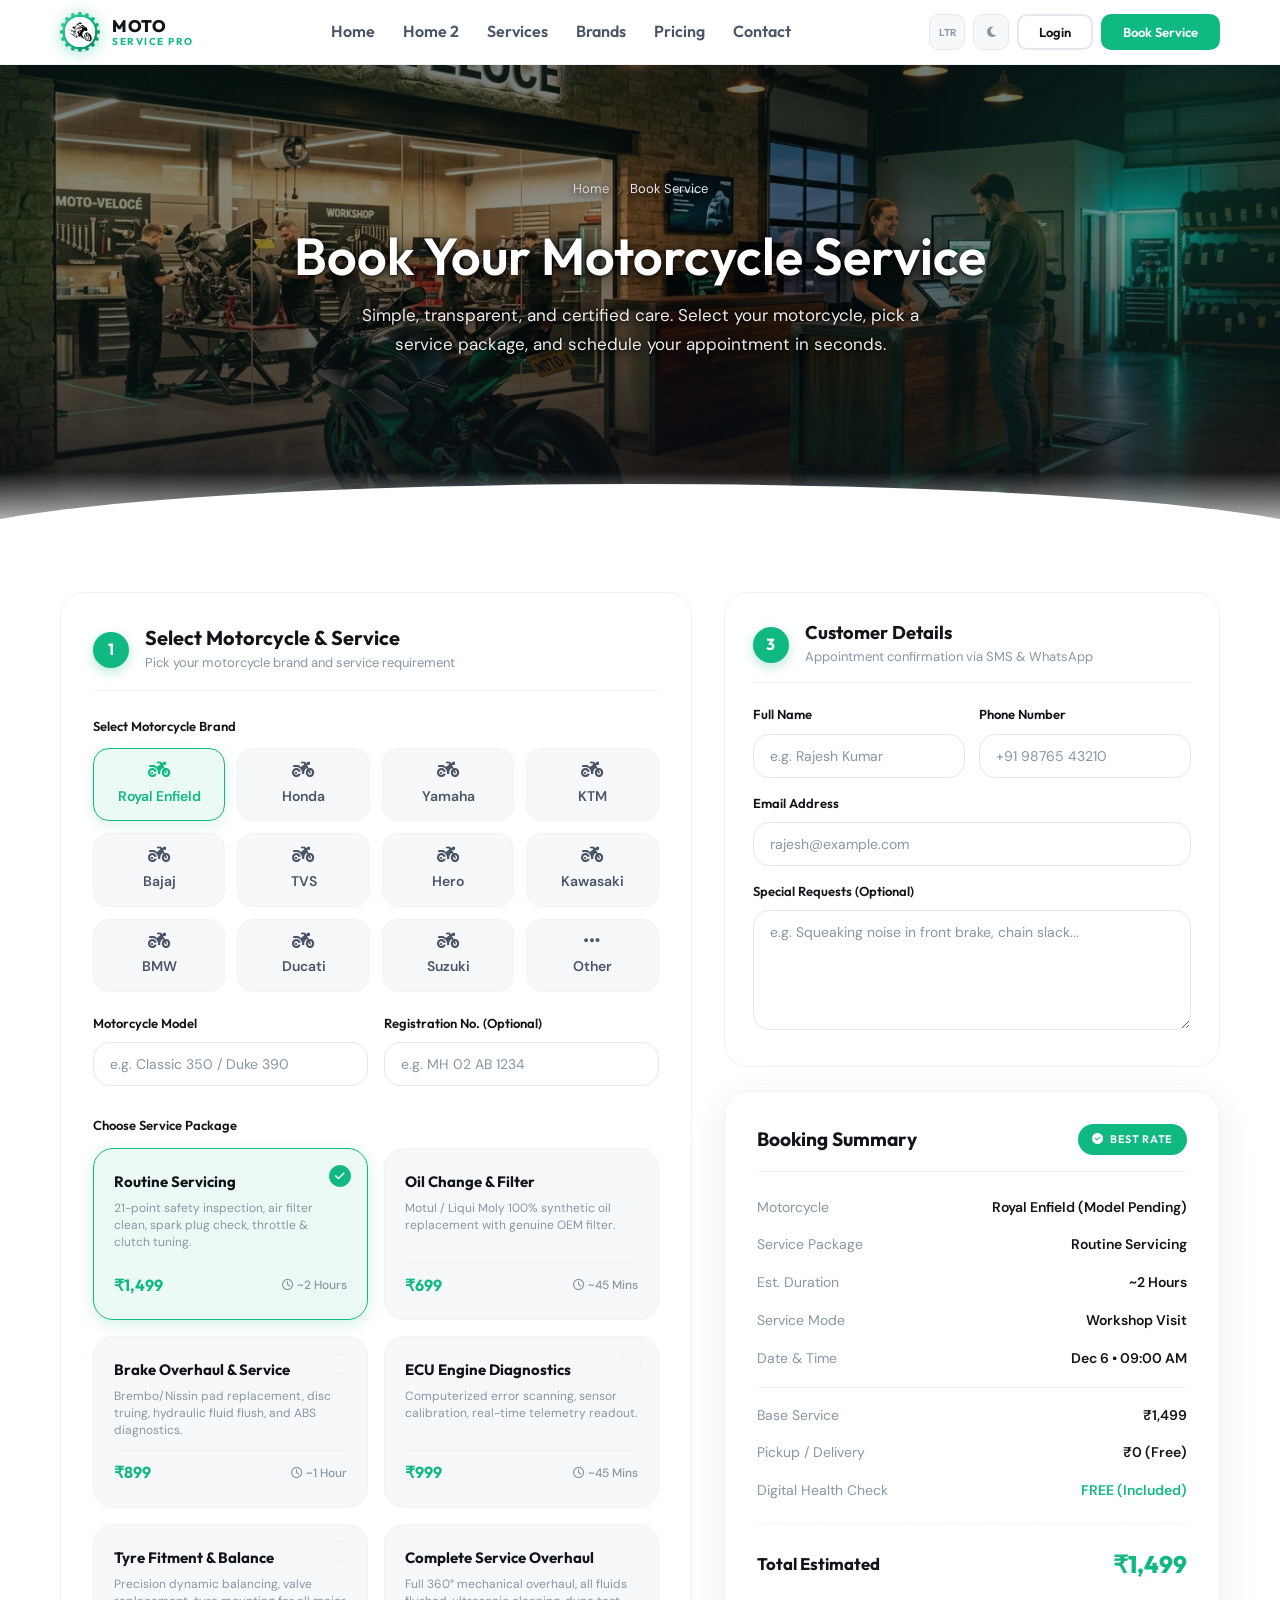
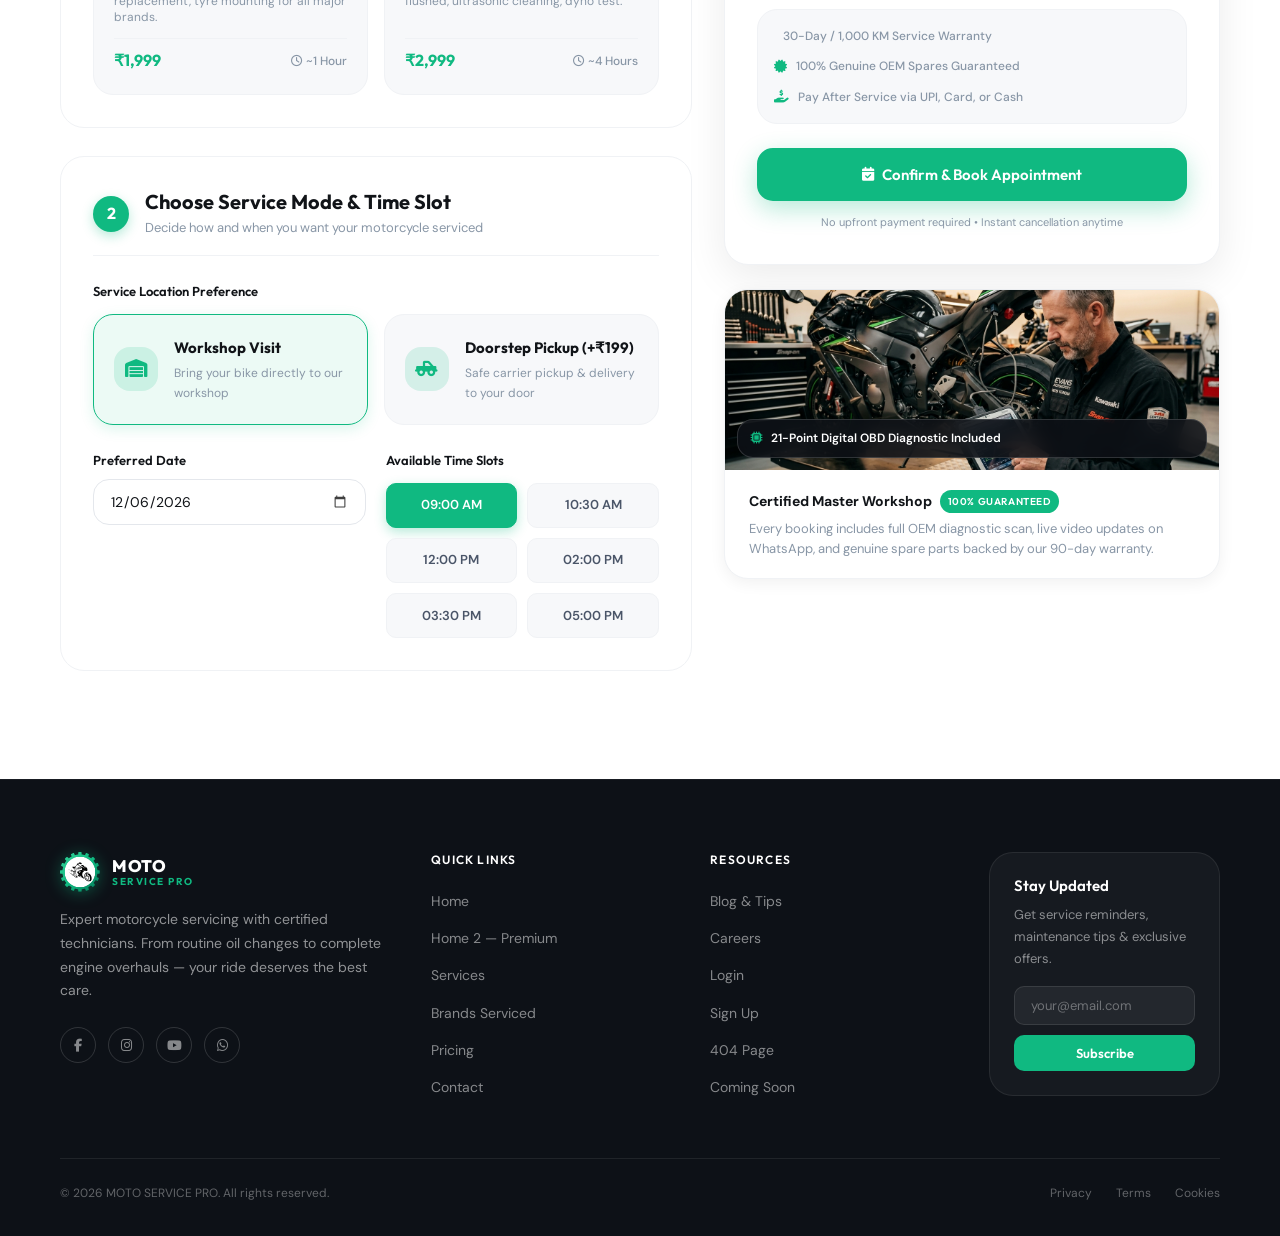
<file: booking.html>
<!DOCTYPE html>
<html lang="en" id="root-html">
<head>
    <meta charset="UTF-8">
    <meta name="viewport" content="width=device-width, initial-scale=1.0">
    <meta name="description" content="Book your motorcycle service appointment in simple steps. Select your bike, pick a service package, choose a time slot, and get expert repair service.">
    <title>Book Service | Moto Service Pro — Motorcycle Service & Repair Shop</title>
    <link rel="icon" type="image/svg+xml" href="favicon.svg">
    <link rel="stylesheet" href="https://cdnjs.cloudflare.com/ajax/libs/font-awesome/6.5.1/css/all.min.css">
    <link rel="stylesheet" href="style.css">
    <style>
        /* ═══════════ BOOKING PAGE BASE STYLES ═══════════ */
        .booking-section {
            padding: 3rem 0 5rem;
            background: var(--bg-body);
            overflow-x: hidden;
            width: 100%;
        }

        .booking-layout {
            display: grid;
            grid-template-columns: 1.12fr 0.88fr;
            gap: 2rem;
            align-items: start;
            min-width: 0;
            width: 100%;
        }

        .booking-steps-column,
        .booking-summary-column {
            min-width: 0;
            width: 100%;
            max-width: 100%;
        }

        /* Steps & Cards */
        .booking-step-card {
            background: var(--bg-card);
            border: 1px solid var(--border-light);
            border-radius: var(--radius-2xl);
            padding: 2rem;
            margin-bottom: 1.75rem;
            transition: var(--transition-smooth);
            position: relative;
            min-width: 0;
            width: 100%;
            box-sizing: border-box;
        }

        .booking-step-card:hover {
            border-color: rgba(16, 185, 129, 0.35);
            box-shadow: var(--shadow-md);
        }

        .step-header {
            display: flex;
            align-items: center;
            gap: 1rem;
            margin-bottom: 1.5rem;
            padding-bottom: 1rem;
            border-bottom: 1px solid var(--border-light);
        }

        .step-num {
            width: 2.25rem;
            height: 2.25rem;
            border-radius: var(--radius-full);
            background: var(--primary);
            color: #ffffff;
            font-family: var(--font-heading);
            font-weight: 700;
            font-size: 1rem;
            display: flex;
            align-items: center;
            justify-content: center;
            flex-shrink: 0;
            box-shadow: 0 4px 12px var(--primary-glow);
        }

        .step-title {
            font-family: var(--font-heading);
            font-size: 1.25rem;
            font-weight: 700;
            color: var(--text-heading);
            margin: 0;
        }

        .step-subtitle {
            font-size: 0.8125rem;
            color: var(--text-muted);
            margin-top: 0.15rem;
        }

        /* Brand Chips */
        .brand-chips-grid {
            display: grid;
            grid-template-columns: repeat(auto-fill, minmax(110px, 1fr));
            gap: 0.75rem;
            margin-bottom: 1.25rem;
            width: 100%;
            min-width: 0;
        }

        .brand-chip {
            background: var(--bg-surface);
            border: 1px solid var(--border-light);
            border-radius: var(--radius-lg);
            padding: 0.75rem 0.5rem;
            text-align: center;
            cursor: pointer;
            transition: var(--transition-fast);
            font-size: 0.875rem;
            font-weight: 600;
            color: var(--text-body);
            display: flex;
            flex-direction: column;
            align-items: center;
            gap: 0.35rem;
            user-select: none;
            overflow: hidden;
            min-width: 0;
            width: 100%;
            box-sizing: border-box;
        }

        .brand-chip:hover {
            border-color: var(--primary);
            color: var(--primary);
            transform: translateY(-2px);
        }

        .brand-chip.active {
            background: var(--primary-subtle);
            border-color: var(--primary);
            color: var(--primary);
            box-shadow: 0 4px 14px rgba(16, 185, 129, 0.15);
        }

        .brand-chip i {
            font-size: 1.125rem;
        }

        .brand-chip span {
            max-width: 100%;
            overflow: hidden;
            text-overflow: ellipsis;
            white-space: nowrap;
            display: block;
            text-align: center;
        }

        /* Form Grid Helpers */
        .form-grid-2 {
            display: grid;
            grid-template-columns: 1fr 1fr;
            gap: 1rem;
            width: 100%;
            min-width: 0;
        }

        /* Service Cards Selection */
        .service-selection-grid {
            display: grid;
            grid-template-columns: repeat(2, minmax(0, 1fr));
            gap: 1rem;
            width: 100%;
            min-width: 0;
        }

        .service-select-item {
            background: var(--bg-surface);
            border: 1px solid var(--border-light);
            border-radius: var(--radius-xl);
            padding: 1.25rem;
            cursor: pointer;
            transition: var(--transition-smooth);
            position: relative;
            user-select: none;
            display: flex;
            flex-direction: column;
            justify-content: space-between;
            min-width: 0;
            width: 100%;
            box-sizing: border-box;
        }

        .service-select-item:hover {
            border-color: rgba(16, 185, 129, 0.5);
            transform: translateY(-3px);
            box-shadow: var(--shadow-sm);
        }

        .service-select-item.active {
            background: var(--primary-subtle);
            border-color: var(--primary);
            box-shadow: 0 4px 16px rgba(16, 185, 129, 0.18);
        }

        .service-select-item .check-indicator {
            position: absolute;
            top: 1rem;
            right: 1rem;
            width: 1.35rem;
            height: 1.35rem;
            border-radius: 50%;
            border: 1.5px solid var(--border-light);
            display: flex;
            align-items: center;
            justify-content: center;
            font-size: 0.6875rem;
            color: transparent;
            transition: var(--transition-fast);
        }

        [dir="rtl"] .service-select-item .check-indicator {
            right: auto;
            left: 1rem;
        }

        .service-select-item.active .check-indicator {
            background: var(--primary);
            border-color: var(--primary);
            color: #ffffff;
        }

        .service-item-title {
            font-family: var(--font-heading);
            font-weight: 700;
            font-size: 0.9375rem;
            color: var(--text-heading);
            margin-bottom: 0.35rem;
            padding-right: 1.75rem;
        }

        [dir="rtl"] .service-item-title {
            padding-right: 0;
            padding-left: 1.75rem;
        }

        .service-item-desc {
            font-size: 0.75rem;
            color: var(--text-muted);
            line-height: 1.4;
            margin-bottom: 0.75rem;
            flex-grow: 1;
        }

        .service-item-meta {
            display: flex;
            align-items: center;
            justify-content: space-between;
            font-size: 0.8125rem;
            font-weight: 600;
            padding-top: 0.5rem;
            border-top: 1px solid var(--border-light);
        }

        .service-item-price {
            color: var(--primary);
            font-size: 1rem;
            font-family: var(--font-heading);
            font-weight: 700;
        }

        .service-item-duration {
            color: var(--text-muted);
            font-size: 0.75rem;
            font-weight: 500;
        }

        /* Service Mode Switch (Workshop vs Doorstep) */
        .mode-switch-grid {
            display: grid;
            grid-template-columns: 1fr 1fr;
            gap: 1rem;
            margin-bottom: 1.5rem;
            width: 100%;
            min-width: 0;
        }

        .mode-card {
            background: var(--bg-surface);
            border: 1px solid var(--border-light);
            border-radius: var(--radius-xl);
            padding: 1.25rem;
            cursor: pointer;
            transition: var(--transition-fast);
            display: flex;
            align-items: center;
            gap: 1rem;
            user-select: none;
            min-width: 0;
            width: 100%;
            box-sizing: border-box;
        }

        .mode-card:hover {
            border-color: var(--primary);
        }

        .mode-card.active {
            background: var(--primary-subtle);
            border-color: var(--primary);
            box-shadow: 0 4px 14px rgba(16, 185, 129, 0.15);
        }

        .mode-icon {
            width: 2.75rem;
            height: 2.75rem;
            border-radius: var(--radius-lg);
            background: rgba(16, 185, 129, 0.15);
            color: var(--primary);
            display: flex;
            align-items: center;
            justify-content: center;
            font-size: 1.125rem;
            flex-shrink: 0;
        }

        .mode-title {
            font-family: var(--font-heading);
            font-weight: 700;
            font-size: 0.9375rem;
            color: var(--text-heading);
        }

        .mode-desc {
            font-size: 0.75rem;
            color: var(--text-muted);
            margin-top: 0.15rem;
        }

        /* Time Slot Chips */
        .time-slots-grid {
            display: grid;
            grid-template-columns: repeat(auto-fill, minmax(105px, 1fr));
            gap: 0.65rem;
            margin-top: 0.75rem;
            width: 100%;
            min-width: 0;
        }

        .time-slot {
            background: var(--bg-surface);
            border: 1px solid var(--border-light);
            border-radius: var(--radius-md);
            padding: 0.65rem 0.5rem;
            text-align: center;
            cursor: pointer;
            font-size: 0.8125rem;
            font-weight: 600;
            color: var(--text-body);
            transition: var(--transition-fast);
            user-select: none;
            min-width: 0;
            box-sizing: border-box;
        }

        .time-slot:hover {
            border-color: var(--primary);
            color: var(--primary);
        }

        .time-slot.active {
            background: var(--primary);
            border-color: var(--primary);
            color: #ffffff;
            box-shadow: 0 4px 12px var(--primary-glow);
        }

        /* Summary Sidebar */
        .booking-summary-sidebar {
            position: sticky;
            top: 6.5rem;
            background: var(--bg-card);
            border: 1px solid var(--border-light);
            border-radius: var(--radius-2xl);
            padding: 2rem;
            box-shadow: var(--shadow-lg);
            min-width: 0;
            width: 100%;
            box-sizing: border-box;
        }

        .summary-header {
            display: flex;
            align-items: center;
            justify-content: space-between;
            margin-bottom: 1.5rem;
            padding-bottom: 1rem;
            border-bottom: 1px solid var(--border-light);
        }

        .summary-title {
            font-family: var(--font-heading);
            font-size: 1.2rem;
            font-weight: 700;
            color: var(--text-heading);
            margin: 0;
        }

        .summary-item {
            display: flex;
            justify-content: space-between;
            align-items: center;
            font-size: 0.875rem;
            margin-bottom: 0.875rem;
            color: var(--text-body);
        }

        .summary-item .label {
            color: var(--text-muted);
        }

        .summary-item .value {
            font-weight: 600;
            color: var(--text-heading);
            text-align: right;
            max-width: 60%;
        }

        [dir="rtl"] .summary-item .value {
            text-align: left;
        }

        .summary-total {
            margin-top: 1.25rem;
            padding-top: 1.25rem;
            border-top: 1px dashed var(--border-light);
            display: flex;
            justify-content: space-between;
            align-items: center;
        }

        .summary-total .total-label {
            font-family: var(--font-heading);
            font-size: 1.05rem;
            font-weight: 700;
            color: var(--text-heading);
        }

        .summary-total .total-price {
            font-family: var(--font-heading);
            font-size: 1.5rem;
            font-weight: 800;
            color: var(--primary);
        }

        .trust-badges-list {
            display: flex;
            flex-direction: column;
            gap: 0.625rem;
            margin: 1.5rem 0;
            padding: 1rem;
            background: var(--bg-surface);
            border-radius: var(--radius-xl);
            border: 1px solid var(--border-light);
        }

        .trust-badge-item {
            display: flex;
            align-items: center;
            gap: 0.6rem;
            font-size: 0.75rem;
            color: var(--text-muted);
            font-weight: 500;
        }

        .trust-badge-item i {
            color: var(--primary);
            font-size: 0.8125rem;
            flex-shrink: 0;
        }

        /* Success Modal */
        .modal-backdrop {
            position: fixed;
            inset: 0;
            background: rgba(0, 0, 0, 0.75);
            backdrop-filter: blur(8px);
            z-index: 9999;
            display: none;
            align-items: center;
            justify-content: center;
            padding: 1.5rem;
        }

        .modal-backdrop.show {
            display: flex;
            animation: fadeIn 0.3s ease;
        }

        .booking-success-card {
            background: var(--bg-card);
            border: 1px solid var(--border-light);
            border-radius: var(--radius-3xl);
            max-width: 500px;
            width: 100%;
            padding: 2.5rem;
            text-align: center;
            position: relative;
            box-shadow: var(--shadow-2xl);
            animation: scaleUp 0.3s cubic-bezier(0.16, 1, 0.3, 1);
        }

        .success-icon-wrap {
            width: 4.5rem;
            height: 4.5rem;
            border-radius: 50%;
            background: linear-gradient(135deg, #10B981, #059669);
            color: #ffffff;
            display: flex;
            align-items: center;
            justify-content: center;
            font-size: 2rem;
            margin: 0 auto 1.5rem;
            box-shadow: 0 12px 28px rgba(16, 185, 129, 0.35);
        }

        .booking-ref-box {
            background: var(--bg-surface);
            border: 1px dashed var(--primary);
            border-radius: var(--radius-lg);
            padding: 0.875rem 1.25rem;
            margin: 1.5rem 0;
            display: flex;
            align-items: center;
            justify-content: space-between;
        }

        @keyframes fadeIn {
            from { opacity: 0; }
            to { opacity: 1; }
        }

        @keyframes scaleUp {
            from { transform: scale(0.92); opacity: 0; }
            to { transform: scale(1); opacity: 1; }
        }

        /* ═══════════ RESPONSIVE BREAKPOINTS (At the bottom to guarantee precedence) ═══════════ */
        @media (max-width: 992px) {
            .booking-layout {
                grid-template-columns: 100%;
                gap: 2rem;
            }
        }

        @media (max-width: 768px) {
            .booking-section .container {
                padding-left: 1rem;
                padding-right: 1rem;
            }
            .booking-step-card {
                padding: 1.5rem 1.25rem;
                border-radius: var(--radius-xl);
            }
            .booking-summary-sidebar {
                padding: 1.5rem 1.25rem;
                border-radius: var(--radius-xl);
            }
            .mode-switch-grid {
                grid-template-columns: 1fr;
                gap: 0.875rem;
            }
            .form-grid-2 {
                grid-template-columns: 100%;
                gap: 0.875rem;
            }
            .service-selection-grid {
                grid-template-columns: 1fr;
            }
        }

        @media (max-width: 640px) {
            .booking-section .container {
                padding-left: 0.875rem;
                padding-right: 0.875rem;
            }
            .booking-step-card {
                padding: 1.25rem 0.875rem !important;
            }
            .booking-summary-sidebar {
                padding: 1.25rem 0.875rem !important;
            }
            .step-header {
                gap: 0.75rem;
                margin-bottom: 1.25rem;
                padding-bottom: 0.75rem;
            }
            .step-num {
                width: 2rem;
                height: 2rem;
                font-size: 0.875rem;
            }
            .step-title {
                font-size: 1.0625rem;
            }
            .step-subtitle {
                font-size: 0.75rem;
            }
            .brand-chips-grid {
                grid-template-columns: repeat(3, minmax(0, 1fr)) !important;
                gap: 0.45rem;
            }
            .brand-chip {
                padding: 0.6rem 0.2rem;
                font-size: 0.75rem;
                border-radius: var(--radius-md);
            }
            .brand-chip i {
                font-size: 0.9375rem;
            }
            .brand-chip span {
                font-size: 0.6875rem;
            }
            .mode-switch-grid {
                grid-template-columns: 1fr !important;
            }
            .mode-card {
                padding: 1rem 0.875rem;
            }
            .time-slots-grid {
                grid-template-columns: repeat(3, minmax(0, 1fr)) !important;
                gap: 0.45rem;
            }
            .time-slot {
                padding: 0.55rem 0.2rem;
                font-size: 0.75rem;
            }
        }

        @media (max-width: 380px) {
            .booking-section .container {
                padding-left: 0.75rem;
                padding-right: 0.75rem;
            }
            .booking-step-card {
                padding: 1.1rem 0.65rem !important;
            }
            .brand-chips-grid {
                grid-template-columns: repeat(3, minmax(0, 1fr)) !important;
                gap: 0.35rem;
            }
            .brand-chip {
                padding: 0.5rem 0.15rem;
            }
            .brand-chip i {
                font-size: 0.8125rem;
            }
            .brand-chip span {
                font-size: 0.625rem;
            }
            .time-slots-grid {
                grid-template-columns: repeat(2, minmax(0, 1fr)) !important;
            }
        }
    </style>
</head>
<body>

<!-- Navigation Bar -->
<div id="main-nav"></div>

<!-- ═══════════ PAGE HEADER ═══════════ -->
<div class="page-header" style="text-align:center;">
    <div class="page-header-bg">
        <img src="assets/images/header-booking.jpg" alt="Express motorcycle service check-in and booking reception center">
    </div>
    <div class="page-header-overlay"></div>
    <div class="container animate-on-scroll">
        <div class="breadcrumb" style="justify-content:center;">
            <a href="index.html">Home</a>
            <span class="separator"><i class="fas fa-chevron-right" style="font-size:0.5rem;"></i></span>
            <span style="color:rgba(255,255,255,0.9);">Book Service</span>
        </div>
        <h1>Book Your Motorcycle Service</h1>
        <p style="margin:0 auto;max-width:560px;">Simple, transparent, and certified care. Select your motorcycle, pick a service package, and schedule your appointment in seconds.</p>
    </div>
</div>

<!-- ═══════════ BOOKING WORKFLOW ═══════════ -->
<section class="booking-section">
    <div class="container">
        <form id="booking-main-form" onsubmit="handleBookingSubmit(event)">
            <div class="booking-layout">
                
                <!-- Left Column: Steps -->
                <div class="booking-steps-column">
                    
                    <!-- STEP 1: Bike & Service Selection -->
                    <div class="booking-step-card animate-on-scroll">
                        <div class="step-header">
                            <div class="step-num">1</div>
                            <div>
                                <h2 class="step-title">Select Motorcycle & Service</h2>
                                <div class="step-subtitle">Pick your motorcycle brand and service requirement</div>
                            </div>
                        </div>

                        <!-- Brand Selection Chips -->
                        <label class="form-label" style="margin-bottom:0.65rem;">Select Motorcycle Brand</label>
                        <div class="brand-chips-grid">
                            <div class="brand-chip active" onclick="selectBrand(this, 'Royal Enfield')">
                                <i class="fas fa-motorcycle"></i>
                                <span>Royal Enfield</span>
                            </div>
                            <div class="brand-chip" onclick="selectBrand(this, 'Honda')">
                                <i class="fas fa-motorcycle"></i>
                                <span>Honda</span>
                            </div>
                            <div class="brand-chip" onclick="selectBrand(this, 'Yamaha')">
                                <i class="fas fa-motorcycle"></i>
                                <span>Yamaha</span>
                            </div>
                            <div class="brand-chip" onclick="selectBrand(this, 'KTM')">
                                <i class="fas fa-motorcycle"></i>
                                <span>KTM</span>
                            </div>
                            <div class="brand-chip" onclick="selectBrand(this, 'Bajaj')">
                                <i class="fas fa-motorcycle"></i>
                                <span>Bajaj</span>
                            </div>
                            <div class="brand-chip" onclick="selectBrand(this, 'TVS')">
                                <i class="fas fa-motorcycle"></i>
                                <span>TVS</span>
                            </div>
                            <div class="brand-chip" onclick="selectBrand(this, 'Hero')">
                                <i class="fas fa-motorcycle"></i>
                                <span>Hero</span>
                            </div>
                            <div class="brand-chip" onclick="selectBrand(this, 'Kawasaki')">
                                <i class="fas fa-motorcycle"></i>
                                <span>Kawasaki</span>
                            </div>
                            <div class="brand-chip" onclick="selectBrand(this, 'BMW')">
                                <i class="fas fa-motorcycle"></i>
                                <span>BMW</span>
                            </div>
                            <div class="brand-chip" onclick="selectBrand(this, 'Ducati')">
                                <i class="fas fa-motorcycle"></i>
                                <span>Ducati</span>
                            </div>
                            <div class="brand-chip" onclick="selectBrand(this, 'Suzuki')">
                                <i class="fas fa-motorcycle"></i>
                                <span>Suzuki</span>
                            </div>
                            <div class="brand-chip" onclick="selectBrand(this, 'Other Brand')">
                                <i class="fas fa-ellipsis-h"></i>
                                <span>Other</span>
                            </div>
                        </div>

                        <!-- Motorcycle Model & Registration -->
                        <div class="form-grid-2" style="margin-bottom:1.75rem;">
                            <div class="form-group" style="margin-bottom:0;">
                                <label class="form-label" for="bike-model-input">Motorcycle Model</label>
                                <input type="text" id="bike-model-input" class="form-input" placeholder="e.g. Classic 350 / Duke 390" required oninput="updateSummaryBike()">
                            </div>
                            <div class="form-group" style="margin-bottom:0;">
                                <label class="form-label" for="bike-reg-input">Registration No. (Optional)</label>
                                <input type="text" id="bike-reg-input" class="form-input" placeholder="e.g. MH 02 AB 1234">
                            </div>
                        </div>

                        <!-- Service Packages Grid -->
                        <label class="form-label" style="margin-bottom:0.75rem;">Choose Service Package</label>
                        <div class="service-selection-grid">
                            
                            <!-- Routine Servicing -->
                            <div class="service-select-item active" onclick="selectService(this, 'Routine Servicing', 1499, '2 Hours')">
                                <div class="check-indicator"><i class="fas fa-check"></i></div>
                                <div>
                                    <div class="service-item-title">Routine Servicing</div>
                                    <div class="service-item-desc">21-point safety inspection, air filter clean, spark plug check, throttle & clutch tuning.</div>
                                </div>
                                <div class="service-item-meta">
                                    <span class="service-item-price">₹1,499</span>
                                    <span class="service-item-duration"><i class="far fa-clock"></i> ~2 Hours</span>
                                </div>
                            </div>

                            <!-- Oil Change -->
                            <div class="service-select-item" onclick="selectService(this, 'Oil Change & Filter', 699, '45 Mins')">
                                <div class="check-indicator"><i class="fas fa-check"></i></div>
                                <div>
                                    <div class="service-item-title">Oil Change & Filter</div>
                                    <div class="service-item-desc">Motul / Liqui Moly 100% synthetic oil replacement with genuine OEM filter.</div>
                                </div>
                                <div class="service-item-meta">
                                    <span class="service-item-price">₹699</span>
                                    <span class="service-item-duration"><i class="far fa-clock"></i> ~45 Mins</span>
                                </div>
                            </div>

                            <!-- Brake Servicing -->
                            <div class="service-select-item" onclick="selectService(this, 'Brake Overhaul & Service', 899, '1 Hour')">
                                <div class="check-indicator"><i class="fas fa-check"></i></div>
                                <div>
                                    <div class="service-item-title">Brake Overhaul & Service</div>
                                    <div class="service-item-desc">Brembo/Nissin pad replacement, disc truing, hydraulic fluid flush, and ABS diagnostics.</div>
                                </div>
                                <div class="service-item-meta">
                                    <span class="service-item-price">₹899</span>
                                    <span class="service-item-duration"><i class="far fa-clock"></i> ~1 Hour</span>
                                </div>
                            </div>

                            <!-- Engine Diagnostics -->
                            <div class="service-select-item" onclick="selectService(this, 'ECU Engine Diagnostics', 999, '45 Mins')">
                                <div class="check-indicator"><i class="fas fa-check"></i></div>
                                <div>
                                    <div class="service-item-title">ECU Engine Diagnostics</div>
                                    <div class="service-item-desc">Computerized error scanning, sensor calibration, real-time telemetry readout.</div>
                                </div>
                                <div class="service-item-meta">
                                    <span class="service-item-price">₹999</span>
                                    <span class="service-item-duration"><i class="far fa-clock"></i> ~45 Mins</span>
                                </div>
                            </div>

                            <!-- Tyre Replacement -->
                            <div class="service-select-item" onclick="selectService(this, 'Tyre Fitment & Balance', 1999, '1 Hour')">
                                <div class="check-indicator"><i class="fas fa-check"></i></div>
                                <div>
                                    <div class="service-item-title">Tyre Fitment & Balance</div>
                                    <div class="service-item-desc">Precision dynamic balancing, valve replacement, tyre mounting for all major brands.</div>
                                </div>
                                <div class="service-item-meta">
                                    <span class="service-item-price">₹1,999</span>
                                    <span class="service-item-duration"><i class="far fa-clock"></i> ~1 Hour</span>
                                </div>
                            </div>

                            <!-- Complete Overhaul -->
                            <div class="service-select-item" onclick="selectService(this, 'Complete Service Overhaul', 2999, '4 Hours')">
                                <div class="check-indicator"><i class="fas fa-check"></i></div>
                                <div>
                                    <div class="service-item-title">Complete Service Overhaul</div>
                                    <div class="service-item-desc">Full 360° mechanical overhaul, all fluids flushed, ultrasonic cleaning, dyno test.</div>
                                </div>
                                <div class="service-item-meta">
                                    <span class="service-item-price">₹2,999</span>
                                    <span class="service-item-duration"><i class="far fa-clock"></i> ~4 Hours</span>
                                </div>
                            </div>

                        </div>
                    </div>

                    <!-- STEP 2: Service Mode, Date & Time -->
                    <div class="booking-step-card animate-on-scroll">
                        <div class="step-header">
                            <div class="step-num">2</div>
                            <div>
                                <h2 class="step-title">Choose Service Mode & Time Slot</h2>
                                <div class="step-subtitle">Decide how and when you want your motorcycle serviced</div>
                            </div>
                        </div>

                        <!-- Service Mode -->
                        <label class="form-label" style="margin-bottom:0.75rem;">Service Location Preference</label>
                        <div class="mode-switch-grid">
                            <div class="mode-card active" onclick="selectMode(this, 'Workshop Visit', 0)">
                                <div class="mode-icon"><i class="fas fa-warehouse"></i></div>
                                <div>
                                    <div class="mode-title">Workshop Visit</div>
                                    <div class="mode-desc">Bring your bike directly to our workshop</div>
                                </div>
                            </div>
                            <div class="mode-card" onclick="selectMode(this, 'Doorstep Pickup & Drop', 199)">
                                <div class="mode-icon"><i class="fas fa-truck-pickup"></i></div>
                                <div>
                                    <div class="mode-title">Doorstep Pickup (+₹199)</div>
                                    <div class="mode-desc">Safe carrier pickup & delivery to your door</div>
                                </div>
                            </div>
                        </div>

                        <!-- Date & Time Picker -->
                        <div class="form-grid-2" style="gap:1.25rem;align-items:start;">
                            <div class="form-group" style="margin-bottom:0;">
                                <label class="form-label" for="booking-date">Preferred Date</label>
                                <input type="date" id="booking-date" class="form-input" required onchange="updateSummaryDate()">
                            </div>
                            <div>
                                <label class="form-label">Available Time Slots</label>
                                <div class="time-slots-grid">
                                    <div class="time-slot active" onclick="selectTimeSlot(this, '09:00 AM')">09:00 AM</div>
                                    <div class="time-slot" onclick="selectTimeSlot(this, '10:30 AM')">10:30 AM</div>
                                    <div class="time-slot" onclick="selectTimeSlot(this, '12:00 PM')">12:00 PM</div>
                                    <div class="time-slot" onclick="selectTimeSlot(this, '02:00 PM')">02:00 PM</div>
                                    <div class="time-slot" onclick="selectTimeSlot(this, '03:30 PM')">03:30 PM</div>
                                    <div class="time-slot" onclick="selectTimeSlot(this, '05:00 PM')">05:00 PM</div>
                                </div>
                            </div>
                        </div>
                    </div>

                </div>

                <!-- Right Column: Step 3 (Customer Info) & Booking Summary -->
                <div class="booking-summary-column animate-on-scroll">
                    
                    <!-- STEP 3: Customer Information -->
                    <div class="booking-step-card" style="margin-bottom:1.5rem;padding:1.75rem;">
                        <div class="step-header" style="margin-bottom:1.25rem;padding-bottom:0.875rem;">
                            <div class="step-num">3</div>
                            <div>
                                <h2 class="step-title" style="font-size:1.15rem;">Customer Details</h2>
                                <div class="step-subtitle">Appointment confirmation via SMS & WhatsApp</div>
                            </div>
                        </div>

                        <div class="form-grid-2" style="gap:0.875rem;margin-bottom:0.875rem;">
                            <div class="form-group" style="margin-bottom:0;">
                                <label class="form-label" for="cust-name">Full Name</label>
                                <input type="text" id="cust-name" class="form-input" placeholder="e.g. Rajesh Kumar" required>
                            </div>
                            <div class="form-group" style="margin-bottom:0;">
                                <label class="form-label" for="cust-phone">Phone Number</label>
                                <input type="tel" id="cust-phone" class="form-input" placeholder="+91 98765 43210" required>
                            </div>
                        </div>

                        <div class="form-group" style="margin-bottom:0.875rem;">
                            <label class="form-label" for="cust-email">Email Address</label>
                            <input type="email" id="cust-email" class="form-input" placeholder="rajesh@example.com" required>
                        </div>

                        <!-- Conditional Address for Doorstep -->
                        <div class="form-group" id="pickup-address-group" style="display:none;margin-bottom:0.875rem;">
                            <label class="form-label" for="cust-address">Doorstep Pickup Address</label>
                            <input type="text" id="cust-address" class="form-input" placeholder="House/Flat No, Street, Landmark, Pincode">
                        </div>

                        <div class="form-group" style="margin-bottom:0;">
                            <label class="form-label" for="cust-notes">Special Requests (Optional)</label>
                            <textarea id="cust-notes" class="form-input" rows="2" placeholder="e.g. Squeaking noise in front brake, chain slack..."></textarea>
                        </div>
                    </div>

                    <!-- Booking Summary & Action -->
                    <div class="booking-summary-sidebar">
                        <div class="summary-header">
                            <h3 class="summary-title">Booking Summary</h3>
                            <span class="badge badge-primary" style="font-size:0.6875rem;"><i class="fas fa-check-circle"></i> Best Rate</span>
                        </div>

                        <div class="summary-item">
                            <span class="label">Motorcycle</span>
                            <span class="value" id="summary-bike">Royal Enfield (Model Pending)</span>
                        </div>

                        <div class="summary-item">
                            <span class="label">Service Package</span>
                            <span class="value" id="summary-service">Routine Servicing</span>
                        </div>

                        <div class="summary-item">
                            <span class="label">Est. Duration</span>
                            <span class="value" id="summary-duration">~2 Hours</span>
                        </div>

                        <div class="summary-item">
                            <span class="label">Service Mode</span>
                            <span class="value" id="summary-mode">Workshop Visit</span>
                        </div>

                        <div class="summary-item">
                            <span class="label">Date & Time</span>
                            <span class="value" id="summary-slot">Select Date • 09:00 AM</span>
                        </div>

                        <div style="margin: 1rem 0; border-bottom: 1px solid var(--border-light);"></div>

                        <div class="summary-item">
                            <span class="label">Base Service</span>
                            <span class="value" id="summary-base-price">₹1,499</span>
                        </div>

                        <div class="summary-item">
                            <span class="label">Pickup / Delivery</span>
                            <span class="value" id="summary-pickup-fee">₹0 (Free)</span>
                        </div>

                        <div class="summary-item">
                            <span class="label">Digital Health Check</span>
                            <span class="value" style="color:var(--primary);">FREE (Included)</span>
                        </div>

                        <div class="summary-total">
                            <span class="total-label">Total Estimated</span>
                            <span class="total-price" id="summary-total-price">₹1,499</span>
                        </div>

                        <!-- Trust List -->
                        <div class="trust-badges-list">
                            <div class="trust-badge-item">
                                <i class="fas fa-shield-check"></i>
                                <span>30-Day / 1,000 KM Service Warranty</span>
                            </div>
                            <div class="trust-badge-item">
                                <i class="fas fa-certificate"></i>
                                <span>100% Genuine OEM Spares Guaranteed</span>
                            </div>
                            <div class="trust-badge-item">
                                <i class="fas fa-hand-holding-dollar"></i>
                                <span>Pay After Service via UPI, Card, or Cash</span>
                            </div>
                        </div>

                        <!-- Submit Button -->
                        <button type="submit" class="btn btn-primary w-full btn-lg" id="confirm-booking-btn" style="box-shadow:0 8px 24px var(--primary-glow);">
                            <i class="fas fa-calendar-check"></i> Confirm & Book Appointment
                        </button>
                        <p style="text-align:center;font-size:0.6875rem;color:var(--text-muted);margin-top:0.75rem;">
                            No upfront payment required • Instant cancellation anytime
                        </p>
                    </div>

                    <!-- Workshop Assurance Visual Card -->
                    <div class="booking-promo-card" style="margin-top:1.5rem;background:var(--bg-card);border:1px solid var(--border-light);border-radius:var(--radius-2xl);overflow:hidden;box-shadow:var(--shadow-md);">
                        <div style="position:relative;height:180px;overflow:hidden;">
                            <img src="assets/images/booking-service-promo.jpg" alt="Certified master technician inspecting superbike with digital diagnostic tablet" style="width:100%;height:100%;object-fit:cover;">
                            <div style="position:absolute;bottom:0.75rem;left:0.75rem;right:0.75rem;background:rgba(13,17,23,0.85);backdrop-filter:blur(10px);border:1px solid rgba(255,255,255,0.15);padding:0.5rem 0.85rem;border-radius:var(--radius-lg);display:flex;align-items:center;gap:0.5rem;color:#fff;font-size:0.75rem;font-weight:600;">
                                <i class="fas fa-microchip" style="color:#10B981;"></i>
                                <span>21-Point Digital OBD Diagnostic Included</span>
                            </div>
                        </div>
                        <div style="padding:1.25rem 1.5rem;">
                            <div style="display:flex;align-items:center;gap:0.5rem;margin-bottom:0.35rem;">
                                <span style="font-size:0.875rem;font-weight:700;color:var(--text-heading);">Certified Master Workshop</span>
                                <span class="badge badge-primary" style="font-size:0.625rem;padding:0.2rem 0.5rem;">100% Guaranteed</span>
                            </div>
                            <p style="font-size:0.8125rem;color:var(--text-muted);margin:0;line-height:1.5;">
                                Every booking includes full OEM diagnostic scan, live video updates on WhatsApp, and genuine spare parts backed by our 90-day warranty.
                            </p>
                        </div>
                    </div>
                </div>

            </div>
        </form>
    </div>
</section>

<!-- ═══════════ SUCCESS CONFIRMATION MODAL ═══════════ -->
<div class="modal-backdrop" id="success-modal">
    <div class="booking-success-card">
        <div class="success-icon-wrap">
            <i class="fas fa-check"></i>
        </div>
        <h2 style="font-size:1.5rem;margin-bottom:0.5rem;color:var(--text-heading);">Service Booked Successfully!</h2>
        <p style="font-size:0.875rem;color:var(--text-muted);">Thank you! Your appointment has been registered in our workshop queue. We have sent a confirmation message with full details to your phone.</p>

        <div class="booking-ref-box">
            <div style="text-align:left;">
                <div style="font-size:0.6875rem;color:var(--text-muted);text-transform:uppercase;letter-spacing:0.08em;font-weight:600;">Booking Reference ID</div>
                <div style="font-family:var(--font-heading);font-weight:800;font-size:1.125rem;color:var(--primary);" id="modal-ref-id">#MSP-89421</div>
            </div>
            <span class="badge badge-primary" style="font-size:0.6875rem;">Confirmed</span>
        </div>

        <div style="display:flex;flex-direction:column;gap:0.75rem;">
            <a href="index.html" class="btn btn-primary w-full">
                <i class="fas fa-home"></i> Back to Homepage
            </a>
            <button onclick="closeSuccessModal()" class="btn btn-secondary w-full">
                Book Another Service
            </button>
        </div>
    </div>
</div>

<!-- Footer -->
<div id="main-footer"></div>

<!-- Scripts -->
<script src="components.js"></script>
<script>
    // State
    let selectedBrandName = "Royal Enfield";
    let selectedServiceName = "Routine Servicing";
    let selectedServicePrice = 1499;
    let selectedServiceDuration = "2 Hours";
    let selectedServiceMode = "Workshop Visit";
    let pickupFee = 0;
    let selectedTime = "09:00 AM";

    // Set Default Date to Tomorrow
    document.addEventListener("DOMContentLoaded", () => {
        const dateInput = document.getElementById("booking-date");
        const tomorrow = new Date();
        tomorrow.setDate(tomorrow.getDate() + 1);
        const yyyy = tomorrow.getFullYear();
        const mm = String(tomorrow.getMonth() + 1).padStart(2, '0');
        const dd = String(tomorrow.getDate()).padStart(2, '0');
        dateInput.min = `${yyyy}-${mm}-${dd}`;
        dateInput.value = `${yyyy}-${mm}-${dd}`;
        updateSummaryDate();
    });

    function selectBrand(el, brand) {
        document.querySelectorAll('.brand-chip').forEach(c => c.classList.remove('active'));
        el.classList.add('active');
        selectedBrandName = brand;
        updateSummaryBike();
    }

    function selectService(el, name, price, duration) {
        document.querySelectorAll('.service-select-item').forEach(c => c.classList.remove('active'));
        el.classList.add('active');
        selectedServiceName = name;
        selectedServicePrice = price;
        selectedServiceDuration = duration;
        
        document.getElementById('summary-service').textContent = name;
        document.getElementById('summary-duration').textContent = `~${duration}`;
        document.getElementById('summary-base-price').textContent = `₹${price.toLocaleString()}`;
        recalcTotal();
    }

    function selectMode(el, mode, fee) {
        document.querySelectorAll('.mode-card').forEach(c => c.classList.remove('active'));
        el.classList.add('active');
        selectedServiceMode = mode;
        pickupFee = fee;

        const addressGroup = document.getElementById('pickup-address-group');
        const addressInput = document.getElementById('cust-address');
        if (fee > 0) {
            addressGroup.style.display = 'block';
            addressInput.required = true;
            document.getElementById('summary-pickup-fee').textContent = `+₹${fee}`;
        } else {
            addressGroup.style.display = 'none';
            addressInput.required = false;
            document.getElementById('summary-pickup-fee').textContent = '₹0 (Free)';
        }

        document.getElementById('summary-mode').textContent = mode;
        recalcTotal();
    }

    function selectTimeSlot(el, time) {
        document.querySelectorAll('.time-slot').forEach(t => t.classList.remove('active'));
        el.classList.add('active');
        selectedTime = time;
        updateSummaryDate();
    }

    function updateSummaryBike() {
        const model = document.getElementById('bike-model-input').value.trim();
        const display = model ? `${selectedBrandName} ${model}` : `${selectedBrandName} (Model Pending)`;
        document.getElementById('summary-bike').textContent = display;
    }

    function updateSummaryDate() {
        const dateVal = document.getElementById('booking-date').value;
        if (dateVal) {
            const dateObj = new Date(dateVal + 'T00:00:00');
            const formatted = dateObj.toLocaleDateString('en-US', { month: 'short', day: 'numeric' });
            document.getElementById('summary-slot').textContent = `${formatted} • ${selectedTime}`;
        } else {
            document.getElementById('summary-slot').textContent = `Date Pending • ${selectedTime}`;
        }
    }

    function recalcTotal() {
        const total = selectedServicePrice + pickupFee;
        document.getElementById('summary-total-price').textContent = `₹${total.toLocaleString()}`;
    }

    function handleBookingSubmit(e) {
        e.preventDefault();
        // Generate random reference ID
        const randomRef = 'MSP-' + Math.floor(10000 + Math.random() * 90000);
        document.getElementById('modal-ref-id').textContent = '#' + randomRef;
        document.getElementById('success-modal').classList.add('show');
    }

    function closeSuccessModal() {
        document.getElementById('success-modal').classList.remove('show');
        document.getElementById('booking-main-form').reset();
        document.querySelectorAll('.brand-chip')[0].click();
        document.querySelectorAll('.service-select-item')[0].click();
        document.querySelectorAll('.mode-card')[0].click();
        document.querySelectorAll('.time-slot')[0].click();
    }
</script>
</body>
</html>
</file>
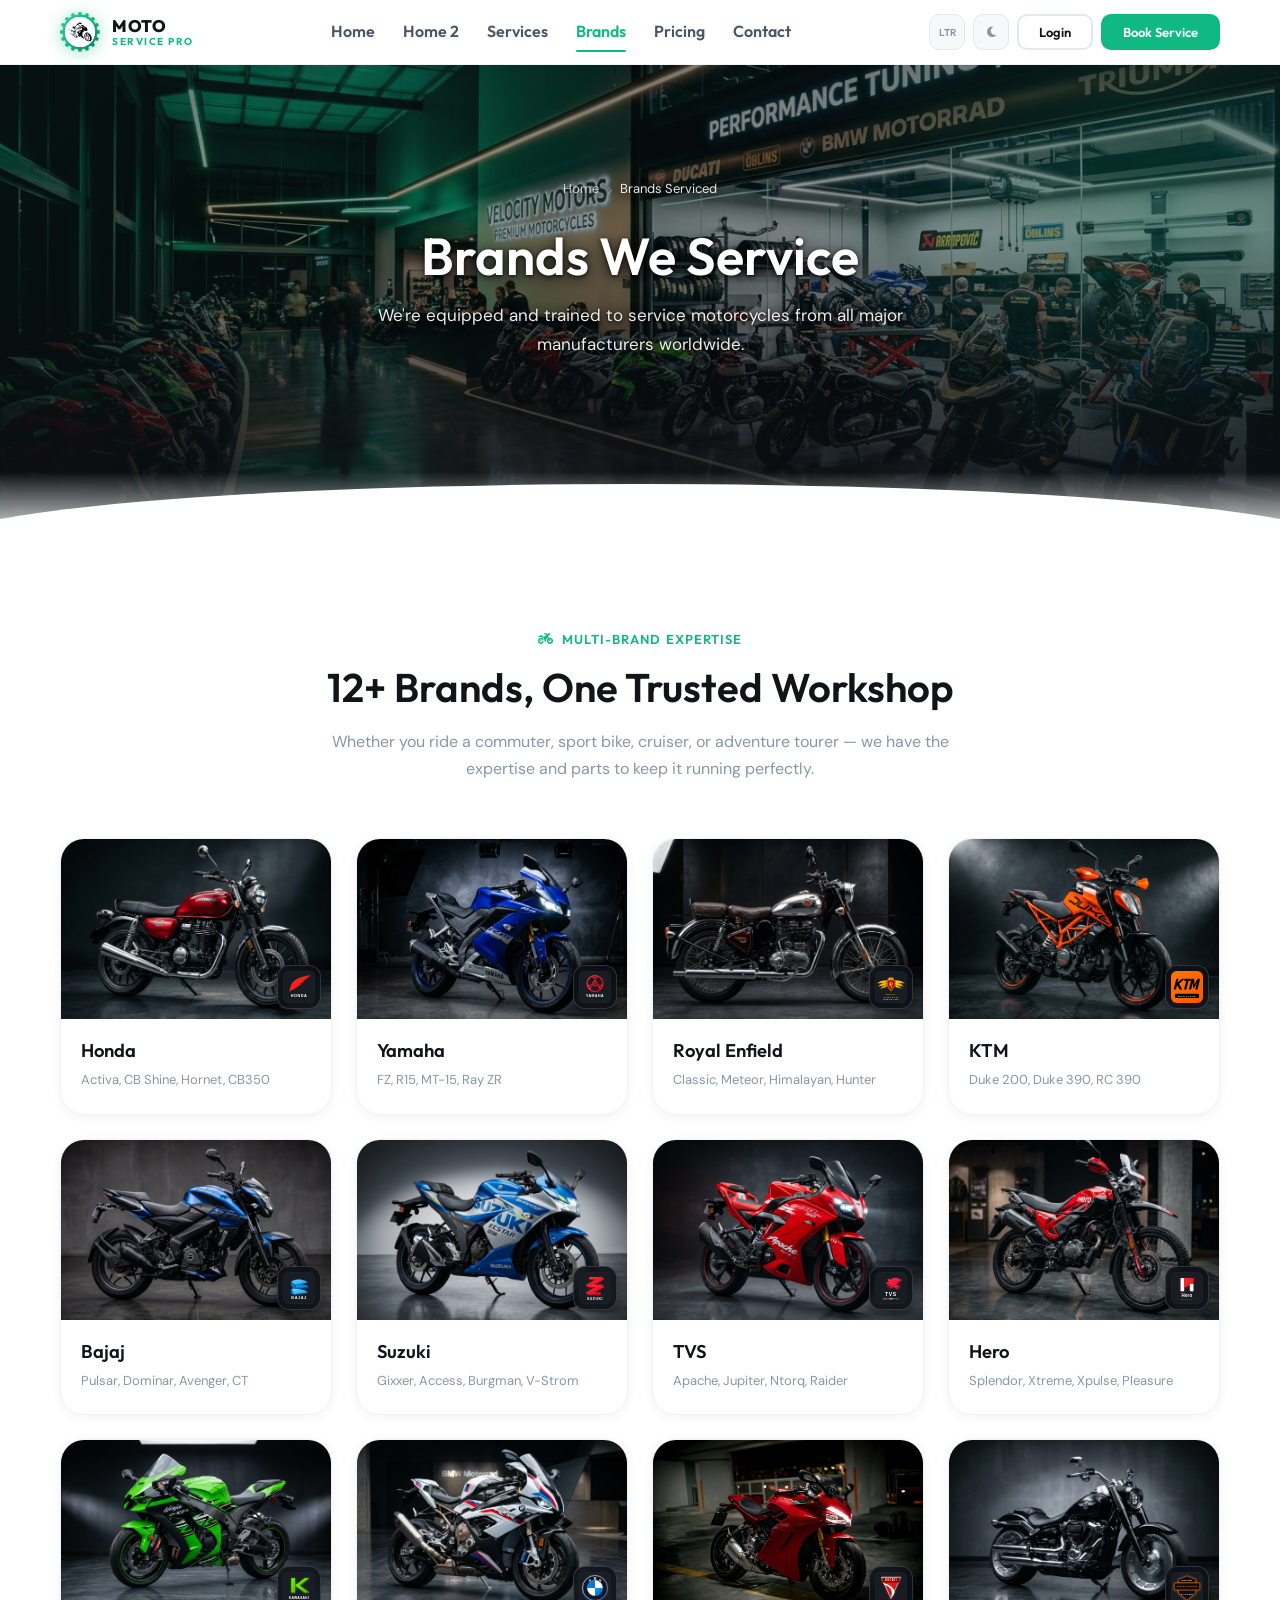
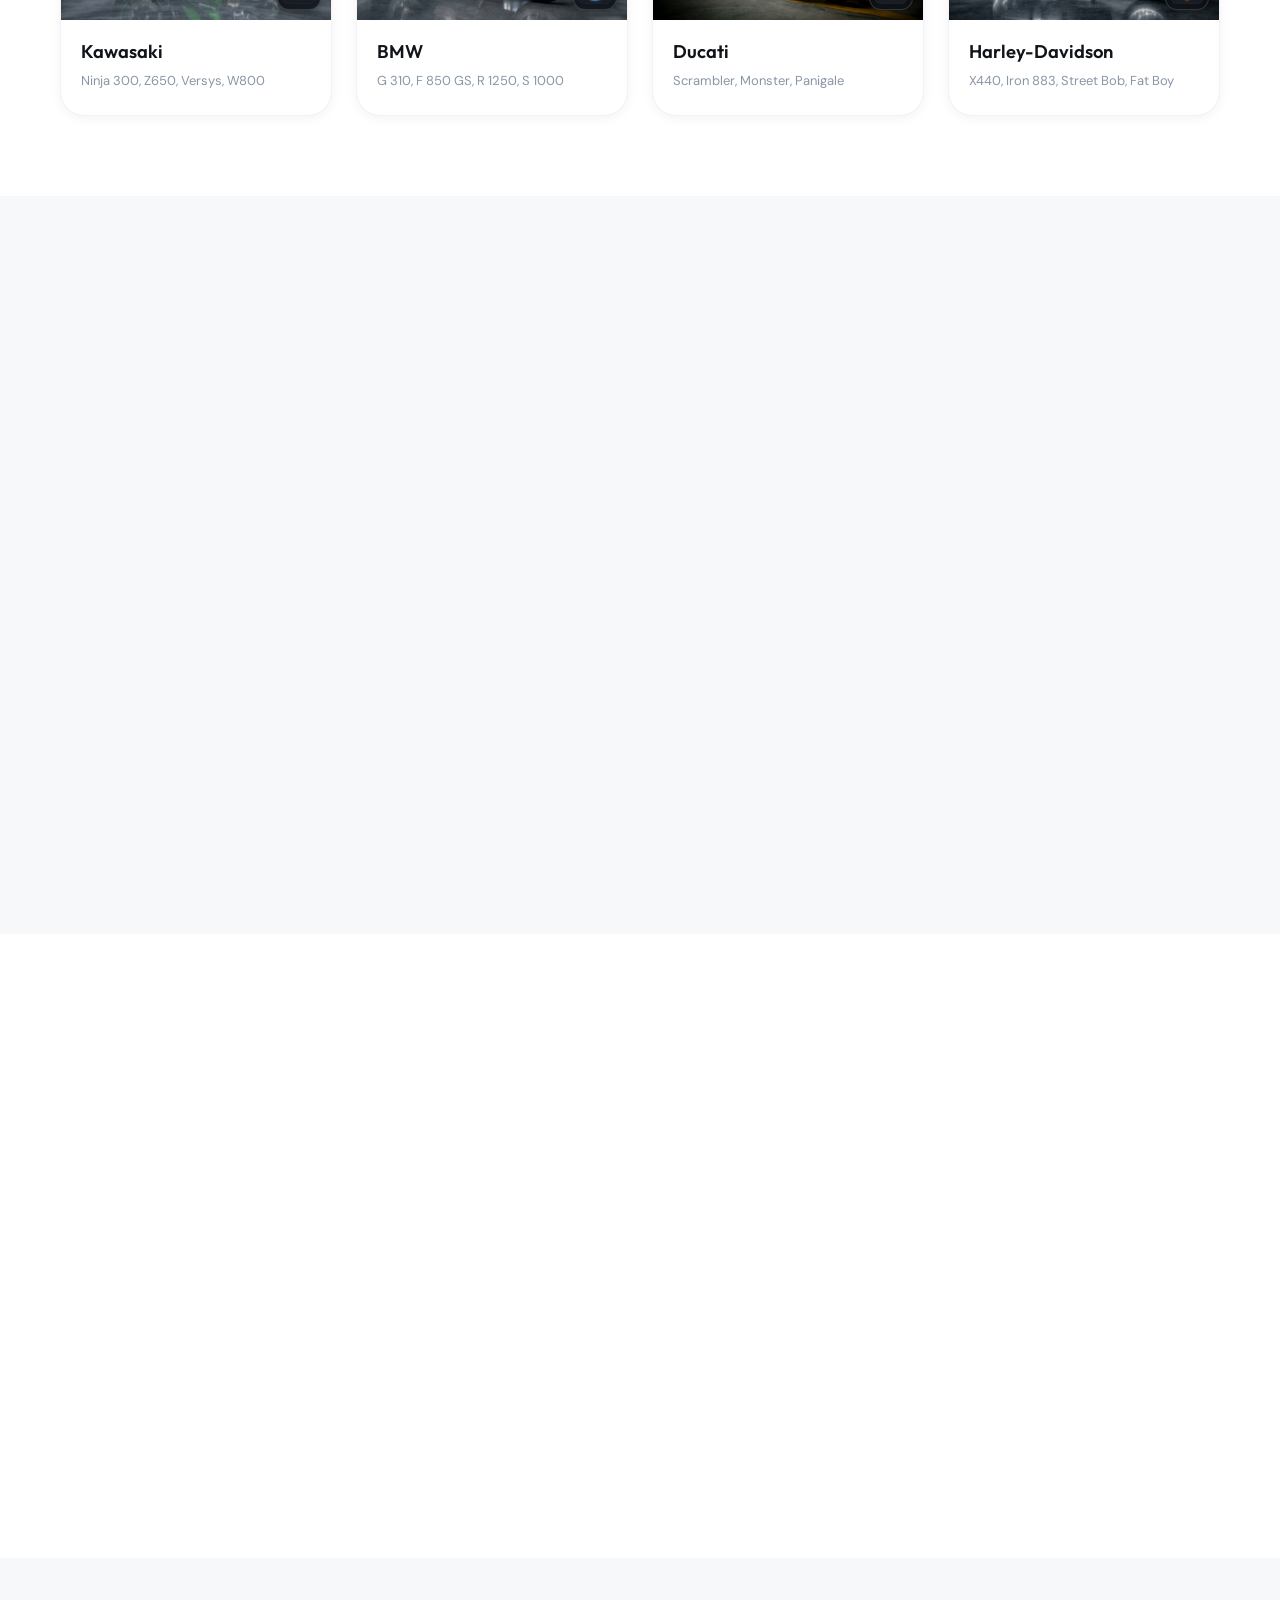
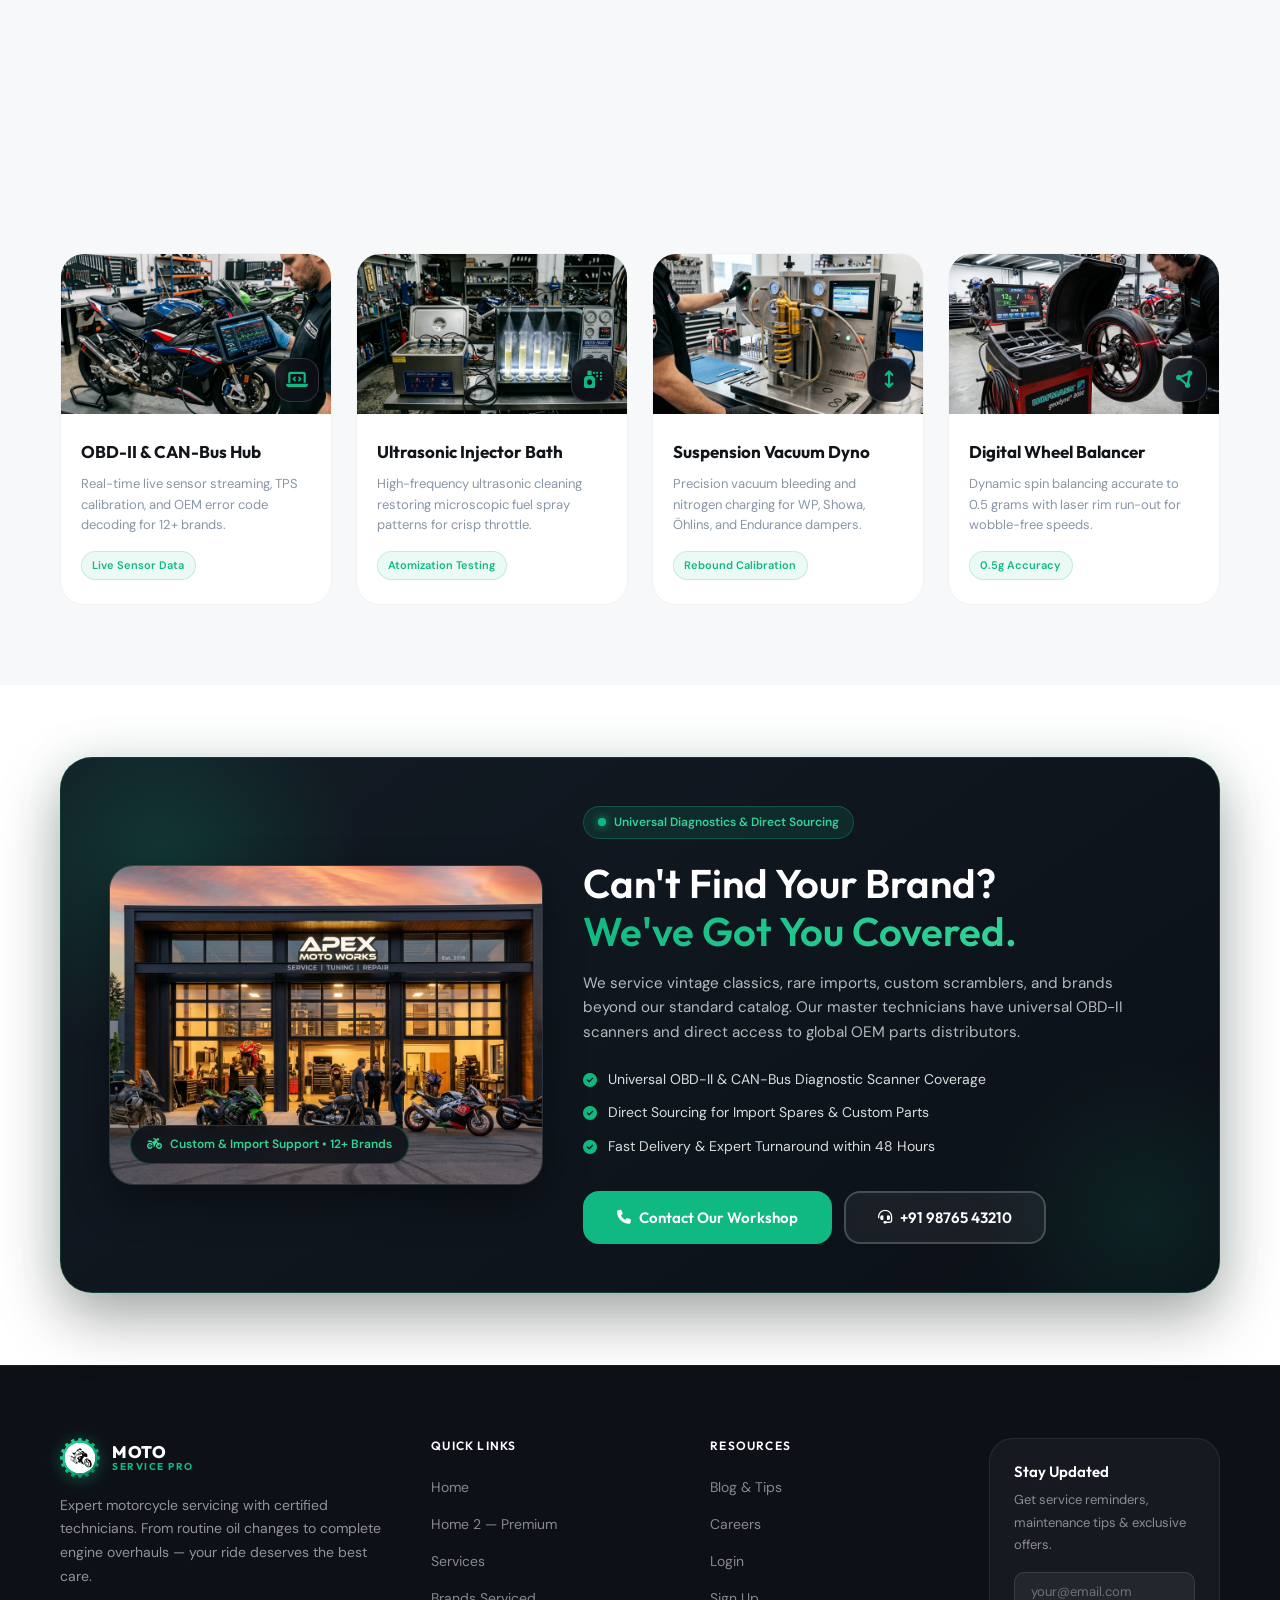
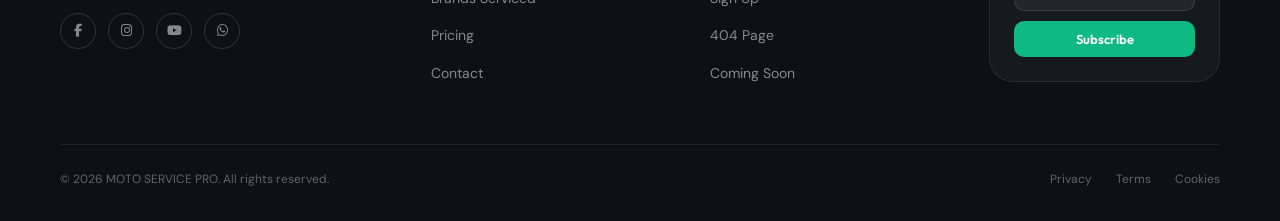
<file: brands.html>
<!DOCTYPE html>
<html lang="en" id="root-html">
<head>
    <meta charset="UTF-8">
    <meta name="viewport" content="width=device-width, initial-scale=1.0">
    <meta name="description" content="We service all major motorcycle brands — Honda, Yamaha, Royal Enfield, KTM, Bajaj, Suzuki, TVS, Hero, Kawasaki, BMW, Ducati, and Harley-Davidson.">
    <title>Brands Serviced | Moto Service Pro — Motorcycle Service & Repair Shop</title>
    <link rel="icon" type="image/svg+xml" href="favicon.svg">
    <link rel="stylesheet" href="https://cdnjs.cloudflare.com/ajax/libs/font-awesome/6.5.1/css/all.min.css">
    <link rel="stylesheet" href="style.css">
    <style>
        .brand-card {
            background: var(--bg-card);
            border: 1px solid var(--border-light);
            border-radius: var(--radius-2xl);
            overflow: hidden;
            transition: var(--transition-premium);
            display: flex;
            flex-direction: column;
            text-align: left;
            position: relative;
            box-shadow: var(--shadow-card);
        }
        .brand-card:hover {
            transform: translateY(-8px);
            box-shadow: 0 20px 40px rgba(0, 0, 0, 0.45);
            border-color: rgba(16, 185, 129, 0.3);
        }
        .brand-card-img-wrapper {
            position: relative;
            width: 100%;
            height: 180px;
            overflow: hidden;
            background: #0B0F14;
        }
        .brand-card-bike-img {
            width: 100%;
            height: 100%;
            object-fit: cover;
            transition: transform 0.5s cubic-bezier(0.16, 1, 0.3, 1);
        }
        .brand-card:hover .brand-card-bike-img {
            transform: scale(1.08);
        }
        .brand-card-logo-badge {
            position: absolute;
            bottom: 10px;
            right: 10px;
            width: 44px;
            height: 44px;
            border-radius: 12px;
            background: rgba(13, 17, 23, 0.88);
            backdrop-filter: blur(8px);
            border: 1px solid rgba(255, 255, 255, 0.15);
            padding: 5px;
            display: flex;
            align-items: center;
            justify-content: center;
            box-shadow: 0 4px 12px rgba(0, 0, 0, 0.5);
            transition: transform var(--transition-smooth), border-color var(--transition-smooth);
        }
        .brand-card:hover .brand-card-logo-badge {
            transform: scale(1.1);
            border-color: var(--primary);
            box-shadow: 0 4px 16px var(--primary-glow);
        }
        .brand-card-logo-badge img {
            width: 100%;
            height: 100%;
            object-fit: contain;
        }
        .brand-card-content {
            padding: 1.25rem 1.25rem 1.5rem;
            display: flex;
            flex-direction: column;
            gap: 0.25rem;
        }
        .brand-card-content h4 {
            margin-bottom: 0.25rem;
            font-size: 1.15rem;
            font-family: var(--font-heading);
            color: var(--text-heading);
        }
        .brand-card-content p {
            font-size: 0.8125rem;
            color: var(--text-muted);
            line-height: 1.5;
            margin: 0;
        }
        .brands-main-grid {
            display: grid;
            grid-template-columns: repeat(4, 1fr);
            gap: 1.5rem;
        }
        @media (max-width: 1024px) {
            .brands-main-grid { grid-template-columns: repeat(3, 1fr); }
        }
        @media (max-width: 768px) {
            .brands-main-grid { grid-template-columns: repeat(2, 1fr); }
        }
        @media (max-width: 400px) {
            .brands-main-grid { grid-template-columns: 1fr; }
        }
        .commitment-grid {
            display: grid;
            grid-template-columns: 1fr 1fr;
            gap: 3rem;
            align-items: center;
        }
        @media (max-width: 768px) {
            .commitment-grid { grid-template-columns: 1fr; }
        }

        /* --- Riding Category Specialization Grid --- */
        .bike-categories-grid {
            display: grid;
            grid-template-columns: repeat(4, 1fr);
            gap: 1.5rem;
        }
        @media (max-width: 1024px) {
            .bike-categories-grid { grid-template-columns: repeat(2, 1fr); }
        }
        @media (max-width: 640px) {
            .bike-categories-grid { grid-template-columns: 1fr; }
        }

        .category-spec-card {
            background: var(--bg-card);
            border: 1px solid var(--border-light);
            border-radius: var(--radius-2xl);
            padding: 2rem 1.5rem;
            transition: var(--transition-premium);
            display: flex;
            flex-direction: column;
            justify-content: space-between;
        }

        .category-spec-card:hover {
            transform: translateY(-6px);
            border-color: rgba(16, 185, 129, 0.4);
            box-shadow: 0 16px 36px rgba(16, 185, 129, 0.1);
        }

        .category-spec-icon {
            width: 3.5rem;
            height: 3.5rem;
            border-radius: var(--radius-xl);
            background: var(--primary-subtle);
            color: var(--primary);
            display: flex;
            align-items: center;
            justify-content: center;
            font-size: 1.35rem;
            margin-bottom: 1.25rem;
            transition: var(--transition-smooth);
        }

        .category-spec-card:hover .category-spec-icon {
            background: var(--primary);
            color: #FFFFFF;
            box-shadow: 0 8px 20px var(--primary-glow);
        }

        .category-spec-displacement {
            font-size: 0.75rem;
            font-weight: 700;
            color: var(--primary);
            text-transform: uppercase;
            letter-spacing: 0.05em;
            margin-bottom: 0.25rem;
        }

        .category-spec-title {
            font-family: var(--font-heading);
            font-size: 1.125rem;
            font-weight: 700;
            color: var(--text-heading);
            margin-bottom: 0.75rem;
        }

        .category-spec-desc {
            font-size: 0.8125rem;
            color: var(--text-muted);
            line-height: 1.55;
            margin-bottom: 1.25rem;
        }

        .category-spec-models {
            font-size: 0.75rem;
            color: var(--text-body);
            background: var(--bg-surface);
            padding: 0.6rem 0.85rem;
            border-radius: var(--radius-md);
            border: 1px solid var(--border-light);
        }

        /* --- Diagnostic Technology Grid --- */
        .diag-tech-grid {
            display: grid;
            grid-template-columns: repeat(4, 1fr);
            gap: 1.5rem;
        }
        @media (max-width: 1024px) {
            .diag-tech-grid { grid-template-columns: repeat(2, 1fr); }
        }
        @media (max-width: 640px) {
            .diag-tech-grid { grid-template-columns: 1fr; }
        }

        .diag-tech-card {
            background: var(--bg-card);
            border: 1px solid var(--border-light);
            border-radius: var(--radius-2xl);
            overflow: hidden;
            display: flex;
            flex-direction: column;
            transition: var(--transition-premium);
            text-align: left;
        }

        .diag-tech-card:hover {
            transform: translateY(-6px);
            border-color: rgba(16, 185, 129, 0.4);
            box-shadow: 0 16px 36px rgba(16, 185, 129, 0.1);
        }

        .diag-tech-image-wrap {
            position: relative;
            height: 160px;
            overflow: hidden;
            background: #0B0E14;
        }

        .diag-tech-img {
            width: 100%;
            height: 100%;
            object-fit: cover;
            transition: transform 0.6s cubic-bezier(0.16, 1, 0.3, 1);
        }

        .diag-tech-card:hover .diag-tech-img {
            transform: scale(1.08);
        }

        .diag-tech-icon {
            position: absolute;
            bottom: 0.75rem;
            right: 0.75rem;
            width: 2.75rem;
            height: 2.75rem;
            border-radius: var(--radius-lg);
            background: rgba(13, 17, 23, 0.88);
            backdrop-filter: blur(10px);
            border: 1px solid rgba(255, 255, 255, 0.15);
            color: var(--primary);
            display: flex;
            align-items: center;
            justify-content: center;
            font-size: 1.1rem;
            transition: var(--transition-smooth);
        }

        .diag-tech-card:hover .diag-tech-icon {
            background: var(--primary);
            color: #FFFFFF;
            border-color: var(--primary);
            box-shadow: 0 8px 20px var(--primary-glow);
        }

        .diag-tech-body {
            padding: 1.5rem 1.25rem 1.5rem;
            flex: 1;
            display: flex;
            flex-direction: column;
        }

        .diag-tech-title {
            font-family: var(--font-heading);
            font-size: 1.0625rem;
            font-weight: 700;
            color: var(--text-heading);
            margin-bottom: 0.5rem;
        }

        .diag-tech-desc {
            font-size: 0.8125rem;
            color: var(--text-muted);
            line-height: 1.55;
            flex: 1;
        }

        .diag-tech-badge {
            display: inline-block;
            margin-top: 1rem;
            font-size: 0.6875rem;
            font-weight: 600;
            color: var(--primary);
            background: var(--primary-subtle);
            padding: 0.25rem 0.65rem;
            border-radius: var(--radius-full);
            border: 1px solid rgba(16, 185, 129, 0.2);
            align-self: flex-start;
        }

        /* --- Split CTA with Image on Left for Brands Page --- */
        .brands-cta-wrapper {
            background: linear-gradient(145deg, #131B24 0%, #0B1017 100%);
            border: 1px solid rgba(16, 185, 129, 0.25);
            border-radius: var(--radius-3xl);
            padding: 3rem;
            position: relative;
            overflow: hidden;
            box-shadow: 0 24px 60px rgba(0,0,0,0.35), 0 0 50px rgba(16, 185, 129, 0.08);
        }

        .brands-cta-grid {
            display: grid;
            grid-template-columns: 0.85fr 1.15fr;
            gap: 2.5rem;
            align-items: center;
            position: relative;
            z-index: 2;
        }

        .brands-cta-img-container {
            position: relative;
            height: 320px;
            border-radius: var(--radius-2xl);
            overflow: hidden;
            border: 1px solid rgba(255, 255, 255, 0.12);
            box-shadow: 0 16px 40px rgba(0, 0, 0, 0.4);
        }

        .brands-cta-img-container img {
            width: 100%;
            height: 100%;
            object-fit: cover;
            transition: transform 0.6s ease;
        }

        .brands-cta-img-container:hover img {
            transform: scale(1.05);
        }

        .brands-cta-badge {
            position: absolute;
            bottom: 1.25rem;
            left: 1.25rem;
            background: rgba(13, 17, 23, 0.88);
            backdrop-filter: blur(12px);
            border: 1px solid rgba(16, 185, 129, 0.3);
            border-radius: var(--radius-full);
            padding: 0.5rem 1rem;
            display: inline-flex;
            align-items: center;
            gap: 0.5rem;
            font-size: 0.75rem;
            font-weight: 600;
            color: #34D399;
        }

        @media (max-width: 992px) {
            .brands-cta-grid {
                grid-template-columns: 1fr;
                gap: 2rem;
            }
            .brands-cta-wrapper {
                padding: 2.5rem 1.5rem;
            }
            .brands-cta-img-container {
                height: 240px;
            }
        }
    </style>
</head>
<body>

<!-- Navbar -->
<div id="main-nav"></div>

<!-- ═══════════ PAGE HEADER ═══════════ -->
<div class="page-header" style="text-align:center;">
    <div class="page-header-bg">
        <img src="assets/images/header-brands.jpg" alt="Multi-brand performance motorcycle showroom and service facility">
    </div>
    <div class="page-header-overlay"></div>
    <div class="container animate-on-scroll">
        <div class="breadcrumb" style="justify-content:center;">
            <a href="index.html">Home</a>
            <span class="separator"><i class="fas fa-chevron-right" style="font-size:0.5rem;"></i></span>
            <span style="color:rgba(255,255,255,0.9);">Brands Serviced</span>
        </div>
        <h1>Brands We Service</h1>
        <p style="margin:0 auto;">We're equipped and trained to service motorcycles from all major manufacturers worldwide.</p>
    </div>
</div>

<!-- ═══════════ BRANDS GRID ═══════════ -->
<section class="section" id="brands-section">
    <div class="container">
        <div class="section-header animate-on-scroll">
            <div class="section-label"><i class="fas fa-motorcycle"></i> Multi-Brand Expertise</div>
            <h2>12+ Brands, One Trusted Workshop</h2>
            <p>Whether you ride a commuter, sport bike, cruiser, or adventure tourer — we have the expertise and parts to keep it running perfectly.</p>
        </div>

        <div class="brands-main-grid">
            <div class="brand-card animate-on-scroll">
                <div class="brand-card-img-wrapper">
                    <img src="assets/images/brands/bike-honda.jpg" alt="Honda CB350 Motorcycle" class="brand-card-bike-img">
                    <div class="brand-card-logo-badge">
                        <img src="assets/images/brands/honda.svg" alt="Honda Logo">
                    </div>
                </div>
                <div class="brand-card-content">
                    <h4>Honda</h4>
                    <p>Activa, CB Shine, Hornet, CB350</p>
                </div>
            </div>
            <div class="brand-card animate-on-scroll">
                <div class="brand-card-img-wrapper">
                    <img src="assets/images/brands/bike-yamaha.jpg" alt="Yamaha R15 Motorcycle" class="brand-card-bike-img">
                    <div class="brand-card-logo-badge">
                        <img src="assets/images/brands/yamaha.svg" alt="Yamaha Logo">
                    </div>
                </div>
                <div class="brand-card-content">
                    <h4>Yamaha</h4>
                    <p>FZ, R15, MT-15, Ray ZR</p>
                </div>
            </div>
            <div class="brand-card animate-on-scroll">
                <div class="brand-card-img-wrapper">
                    <img src="assets/images/brands/bike-royal-enfield.jpg" alt="Royal Enfield Classic 350" class="brand-card-bike-img">
                    <div class="brand-card-logo-badge">
                        <img src="assets/images/brands/royal-enfield.svg" alt="Royal Enfield Logo">
                    </div>
                </div>
                <div class="brand-card-content">
                    <h4>Royal Enfield</h4>
                    <p>Classic, Meteor, Himalayan, Hunter</p>
                </div>
            </div>
            <div class="brand-card animate-on-scroll">
                <div class="brand-card-img-wrapper">
                    <img src="assets/images/brands/bike-ktm.jpg" alt="KTM Duke 390 Motorcycle" class="brand-card-bike-img">
                    <div class="brand-card-logo-badge">
                        <img src="assets/images/brands/ktm.svg" alt="KTM Logo">
                    </div>
                </div>
                <div class="brand-card-content">
                    <h4>KTM</h4>
                    <p>Duke 200, Duke 390, RC 390</p>
                </div>
            </div>
            <div class="brand-card animate-on-scroll">
                <div class="brand-card-img-wrapper">
                    <img src="assets/images/brands/bike-bajaj.jpg" alt="Bajaj Pulsar NS200 Motorcycle" class="brand-card-bike-img">
                    <div class="brand-card-logo-badge">
                        <img src="assets/images/brands/bajaj.svg" alt="Bajaj Logo">
                    </div>
                </div>
                <div class="brand-card-content">
                    <h4>Bajaj</h4>
                    <p>Pulsar, Dominar, Avenger, CT</p>
                </div>
            </div>
            <div class="brand-card animate-on-scroll">
                <div class="brand-card-img-wrapper">
                    <img src="assets/images/brands/bike-suzuki.jpg" alt="Suzuki Gixxer SF 250 Motorcycle" class="brand-card-bike-img">
                    <div class="brand-card-logo-badge">
                        <img src="assets/images/brands/suzuki.svg" alt="Suzuki Logo">
                    </div>
                </div>
                <div class="brand-card-content">
                    <h4>Suzuki</h4>
                    <p>Gixxer, Access, Burgman, V-Strom</p>
                </div>
            </div>
            <div class="brand-card animate-on-scroll">
                <div class="brand-card-img-wrapper">
                    <img src="assets/images/brands/bike-tvs.jpg" alt="TVS Apache RR310 Motorcycle" class="brand-card-bike-img">
                    <div class="brand-card-logo-badge">
                        <img src="assets/images/brands/tvs.svg" alt="TVS Logo">
                    </div>
                </div>
                <div class="brand-card-content">
                    <h4>TVS</h4>
                    <p>Apache, Jupiter, Ntorq, Raider</p>
                </div>
            </div>
            <div class="brand-card animate-on-scroll">
                <div class="brand-card-img-wrapper">
                    <img src="assets/images/brands/bike-hero.jpg" alt="Hero XPulse 200 Motorcycle" class="brand-card-bike-img">
                    <div class="brand-card-logo-badge">
                        <img src="assets/images/brands/hero.svg" alt="Hero MotoCorp Logo">
                    </div>
                </div>
                <div class="brand-card-content">
                    <h4>Hero</h4>
                    <p>Splendor, Xtreme, Xpulse, Pleasure</p>
                </div>
            </div>
            <div class="brand-card animate-on-scroll">
                <div class="brand-card-img-wrapper">
                    <img src="assets/images/brands/bike-kawasaki.jpg" alt="Kawasaki Ninja Motorcycle" class="brand-card-bike-img">
                    <div class="brand-card-logo-badge">
                        <img src="assets/images/brands/kawasaki.svg" alt="Kawasaki Logo">
                    </div>
                </div>
                <div class="brand-card-content">
                    <h4>Kawasaki</h4>
                    <p>Ninja 300, Z650, Versys, W800</p>
                </div>
            </div>
            <div class="brand-card animate-on-scroll">
                <div class="brand-card-img-wrapper">
                    <img src="assets/images/brands/bike-bmw.jpg" alt="BMW S 1000 RR Superbike" class="brand-card-bike-img">
                    <div class="brand-card-logo-badge">
                        <img src="assets/images/brands/bmw.svg" alt="BMW Motorrad Logo">
                    </div>
                </div>
                <div class="brand-card-content">
                    <h4>BMW</h4>
                    <p>G 310, F 850 GS, R 1250, S 1000</p>
                </div>
            </div>
            <div class="brand-card animate-on-scroll">
                <div class="brand-card-img-wrapper">
                    <img src="assets/images/brands/bike-ducati.jpg" alt="Ducati Panigale V4 Superbike" class="brand-card-bike-img">
                    <div class="brand-card-logo-badge">
                        <img src="assets/images/brands/ducati.svg" alt="Ducati Logo">
                    </div>
                </div>
                <div class="brand-card-content">
                    <h4>Ducati</h4>
                    <p>Scrambler, Monster, Panigale</p>
                </div>
            </div>
            <div class="brand-card animate-on-scroll">
                <div class="brand-card-img-wrapper">
                    <img src="assets/images/brands/bike-harley.jpg" alt="Harley-Davidson Fat Boy Cruiser" class="brand-card-bike-img">
                    <div class="brand-card-logo-badge">
                        <img src="assets/images/brands/harley-davidson.svg" alt="Harley-Davidson Logo">
                    </div>
                </div>
                <div class="brand-card-content">
                    <h4>Harley-Davidson</h4>
                    <p>X440, Iron 883, Street Bob, Fat Boy</p>
                </div>
            </div>
        </div>
    </div>
</section>

<!-- ═══════════ CATEGORY SPECIALIZATIONS ═══════════ -->
<section class="section bg-surface" id="bike-categories">
    <div class="container">
        <div class="section-header animate-on-scroll">
            <div class="section-label"><i class="fas fa-layer-group"></i> Tailored Care</div>
            <h2>Specialized By Motorcycle Class</h2>
            <p>Every class of machine demands unique service protocols, specialized tools, and precision tuning.</p>
        </div>

        <div class="bike-categories-grid animate-on-scroll">
            <!-- Cat 1: Commuters -->
            <div class="category-spec-card">
                <div>
                    <div class="category-spec-icon"><i class="fas fa-city"></i></div>
                    <div class="category-spec-displacement">100cc – 160cc</div>
                    <h3 class="category-spec-title">Daily Commuters </h3>
                    <p class="category-spec-desc">Optimized for maximum fuel economy, smooth CVT belt operation, reliable cold starts, and low cost of ownership.</p>
                </div>
                <div class="category-spec-models">
                    <strong>Popular:</strong> Activa, Splendor, Jupiter, Pulsar 150, Access
                </div>
            </div>

            <!-- Cat 2: Sport & Naked -->
            <div class="category-spec-card">
                <div>
                    <div class="category-spec-icon"><i class="fas fa-gauge-high"></i></div>
                    <div class="category-spec-displacement">200cc – 400cc</div>
                    <h3 class="category-spec-title">Performance Sport</h3>
                    <p class="category-spec-desc">High-rev valve shimming, laser track chain alignment, slipper clutch setup, and high-temp coolant bleeding.</p>
                </div>
                <div class="category-spec-models">
                    <strong>Popular:</strong> Duke 390, R15, MT-15, Apache RR310, G 310 R
                </div>
            </div>

            <!-- Cat 3: Adventure & Touring -->
            <div class="category-spec-card">
                <div>
                    <div class="category-spec-icon"><i class="fas fa-mountain"></i></div>
                    <div class="category-spec-displacement">350cc – 850cc</div>
                    <h3 class="category-spec-title">Adventure & Tourers</h3>
                    <p class="category-spec-desc">Long-travel suspension damping checks, spoked wheel truing, electrical accessory load testing, and terrain setup.</p>
                </div>
                <div class="category-spec-models">
                    <strong>Popular:</strong> Himalayan 450, 390 Adv, V-Strom, F 850 GS
                </div>
            </div>

            <!-- Cat 4: Superbikes & Cruisers -->
            <div class="category-spec-card">
                <div>
                    <div class="category-spec-icon"><i class="fas fa-bolt"></i></div>
                    <div class="category-spec-displacement">650cc – 1200cc+</div>
                    <h3 class="category-spec-title">Superbikes & Cruisers</h3>
                    <p class="category-spec-desc">Desmo valve inspection, full CAN-bus ECU tuning, Brembo monobloc fluid flushes, and precision dyno diagnostics.</p>
                </div>
                <div class="category-spec-models">
                    <strong>Popular:</strong> Panigale, Z650, Ninja ZX, Fat Boy, Scrambler
                </div>
            </div>
        </div>
    </div>
</section>

<!-- ═══════════ BRAND COMMITMENT ═══════════ -->
<section class="section" id="brand-commitment">
    <div class="container">
        <div class="commitment-grid">
            <div class="img-container animate-on-scroll" style="height:380px;">
                <img src="assets/images/gallery-2.jpg" alt="Various motorcycles in our workshop" class="img-cover">
            </div>
            <div class="animate-on-scroll">
                <div class="section-label"><i class="fas fa-shield-halved"></i> Our Commitment</div>
                <h2 style="margin-bottom:1rem;">Multi-Brand Excellence</h2>
                <p style="margin-bottom:1.5rem;">We invest in brand-specific training and diagnostic tools to ensure every motorcycle gets factory-level service. Our technicians are continuously updated on the latest models and service procedures.</p>
                <div style="display:flex;flex-direction:column;gap:1.25rem;">
                    <div style="display:flex;align-items:flex-start;gap:1rem;">
                        <div class="icon-box" style="flex-shrink:0;"><i class="fas fa-certificate"></i></div>
                        <div>
                            <h4 style="margin-bottom:0.25rem;font-size:1rem;">Brand-Certified Training</h4>
                            <p style="font-size:0.875rem;color:var(--text-muted);">Our technicians undergo regular training to stay current with each manufacturer's latest technologies.</p>
                        </div>
                    </div>
                    <div style="display:flex;align-items:flex-start;gap:1rem;">
                        <div class="icon-box" style="flex-shrink:0;"><i class="fas fa-box-open"></i></div>
                        <div>
                            <h4 style="margin-bottom:0.25rem;font-size:1rem;">Genuine OEM Parts</h4>
                            <p style="font-size:0.875rem;color:var(--text-muted);">We source authentic parts directly from manufacturers to maintain your motorcycle's warranty and performance.</p>
                        </div>
                    </div>
                    <div style="display:flex;align-items:flex-start;gap:1rem;">
                        <div class="icon-box" style="flex-shrink:0;"><i class="fas fa-laptop-code"></i></div>
                        <div>
                            <h4 style="margin-bottom:0.25rem;font-size:1rem;">Brand-Specific Diagnostics</h4>
                            <p style="font-size:0.875rem;color:var(--text-muted);">Advanced ECU diagnostic scanners compatible with all major motorcycle brands for accurate troubleshooting.</p>
                        </div>
                    </div>
                </div>
            </div>
        </div>
    </div>
</section>

<!-- ═══════════ DIAGNOSTIC HARDWARE & TECHNOLOGY ═══════════ -->
<section class="section bg-surface" id="diagnostic-technology">
    <div class="container">
        <div class="section-header animate-on-scroll">
            <div class="section-label"><i class="fas fa-microchip"></i> Advanced Tooling</div>
            <h2>Factory-Grade Diagnostic Gear</h2>
            <p>We deploy dedicated hardware scanners, ultrasonic baths, and digital alignment benches for flawless results.</p>
        </div>

        <div class="diag-tech-grid animate-on-scroll">
            <!-- Tool 1: OBD-II -->
            <div class="diag-tech-card">
                <div class="diag-tech-image-wrap">
                    <img src="assets/images/diag-obd.jpg" alt="OBD-II and CAN-Bus live motorcycle diagnostic scanner tablet" class="diag-tech-img">
                    <div class="diag-tech-icon"><i class="fas fa-laptop-code"></i></div>
                </div>
                <div class="diag-tech-body">
                    <div class="diag-tech-title">OBD-II & CAN-Bus Hub</div>
                    <p class="diag-tech-desc">Real-time live sensor streaming, TPS calibration, and OEM error code decoding for 12+ brands.</p>
                    <span class="diag-tech-badge">Live Sensor Data</span>
                </div>
            </div>

            <!-- Tool 2: Ultrasonic -->
            <div class="diag-tech-card">
                <div class="diag-tech-image-wrap">
                    <img src="assets/images/diag-ultrasonic.jpg" alt="Ultrasonic fuel injector cleaning bath and spray flow testing bench" class="diag-tech-img">
                    <div class="diag-tech-icon"><i class="fas fa-spray-can"></i></div>
                </div>
                <div class="diag-tech-body">
                    <div class="diag-tech-title">Ultrasonic Injector Bath</div>
                    <p class="diag-tech-desc">High-frequency ultrasonic cleaning restoring microscopic fuel spray patterns for crisp throttle.</p>
                    <span class="diag-tech-badge">Atomization Testing</span>
                </div>
            </div>

            <!-- Tool 3: Suspension Dyno -->
            <div class="diag-tech-card">
                <div class="diag-tech-image-wrap">
                    <img src="assets/images/diag-vacuum-dyno.jpg" alt="Motorcycle suspension vacuum bleeding dyno with nitrogen charging" class="diag-tech-img">
                    <div class="diag-tech-icon"><i class="fas fa-arrows-up-down"></i></div>
                </div>
                <div class="diag-tech-body">
                    <div class="diag-tech-title">Suspension Vacuum Dyno</div>
                    <p class="diag-tech-desc">Precision vacuum bleeding and nitrogen charging for WP, Showa, Öhlins, and Endurance dampers.</p>
                    <span class="diag-tech-badge">Rebound Calibration</span>
                </div>
            </div>

            <!-- Tool 4: Wheel Balancer -->
            <div class="diag-tech-card">
                <div class="diag-tech-image-wrap">
                    <img src="assets/images/diag-balancer.jpg" alt="Dynamic digital motorcycle wheel spin balancer with laser alignment" class="diag-tech-img">
                    <div class="diag-tech-icon"><i class="fas fa-circle-nodes"></i></div>
                </div>
                <div class="diag-tech-body">
                    <div class="diag-tech-title">Digital Wheel Balancer</div>
                    <p class="diag-tech-desc">Dynamic spin balancing accurate to 0.5 grams with laser rim run-out for wobble-free speeds.</p>
                    <span class="diag-tech-badge">0.5g Accuracy</span>
                </div>
            </div>
        </div>
    </div>
</section>

<!-- ═══════════ CTA (Split with Image on Left) ═══════════ -->
<section class="section" style="padding:4.5rem 0;background:var(--bg-body);">
    <div class="container">
        <div class="brands-cta-wrapper animate-on-scroll">
            <div style="position:absolute;top:-100px;left:-100px;width:400px;height:400px;background:radial-gradient(circle,rgba(16,185,129,0.18),transparent 70%);border-radius:50%;pointer-events:none;"></div>
            <div style="position:absolute;bottom:-100px;right:-100px;width:350px;height:350px;background:radial-gradient(circle,rgba(16,185,129,0.1),transparent 65%);border-radius:50%;pointer-events:none;"></div>

            <div class="brands-cta-grid">
                <!-- Left: Image with Floating Badge -->
                <div class="brands-cta-img-container">
                    <img src="assets/images/cta-brands-garage.jpg" alt="Multi-brand motorcycle garage and workshop exterior">
                    <div class="brands-cta-badge">
                        <i class="fas fa-motorcycle"></i>
                        <span>Custom & Import Support • 12+ Brands</span>
                    </div>
                </div>

                <!-- Right: Content & Actions -->
                <div>
                    <div style="display:inline-flex;align-items:center;gap:0.5rem;background:rgba(16,185,129,0.12);border:1px solid rgba(16,185,129,0.3);padding:0.35rem 0.85rem;border-radius:var(--radius-full);font-size:0.75rem;font-weight:600;color:#34D399;margin-bottom:1.25rem;">
                        <span style="width:8px;height:8px;background:#10B981;border-radius:50%;box-shadow:0 0 8px #10B981;"></span>
                        <span>Universal Diagnostics & Direct Sourcing</span>
                    </div>

                    <h2 style="color:#fff;font-size:clamp(1.75rem,3.5vw,2.5rem);line-height:1.2;margin-bottom:1rem;">
                        Can't Find Your Brand?<br>
                        <span style="background:linear-gradient(135deg, #10B981 0%, #34D399 100%);-webkit-background-clip:text;-webkit-text-fill-color:transparent;">We've Got You Covered.</span>
                    </h2>

                    <p style="color:rgba(255,255,255,0.7);font-size:0.95rem;line-height:1.6;margin-bottom:1.5rem;">
                        We service vintage classics, rare imports, custom scramblers, and brands beyond our standard catalog. Our master technicians have universal OBD-II scanners and direct access to global OEM parts distributors.
                    </p>

                    <div style="display:flex;flex-direction:column;gap:0.6rem;margin-bottom:2rem;">
                        <div style="display:flex;align-items:center;gap:0.65rem;color:rgba(255,255,255,0.85);font-size:0.875rem;">
                            <i class="fas fa-check-circle" style="color:var(--primary);"></i>
                            <span>Universal OBD-II & CAN-Bus Diagnostic Scanner Coverage</span>
                        </div>
                        <div style="display:flex;align-items:center;gap:0.65rem;color:rgba(255,255,255,0.85);font-size:0.875rem;">
                            <i class="fas fa-check-circle" style="color:var(--primary);"></i>
                            <span>Direct Sourcing for Import Spares & Custom Parts</span>
                        </div>
                        <div style="display:flex;align-items:center;gap:0.65rem;color:rgba(255,255,255,0.85);font-size:0.875rem;">
                            <i class="fas fa-check-circle" style="color:var(--primary);"></i>
                            <span>Fast Delivery & Expert Turnaround within 48 Hours</span>
                        </div>
                    </div>

                    <div style="display:flex;gap:0.75rem;flex-wrap:wrap;">
                        <a href="contact.html" class="btn btn-primary btn-lg">
                            <i class="fas fa-phone"></i> Contact Our Workshop
                        </a>
                        <a href="tel:+919876543210" class="btn btn-lg" style="border-color:rgba(255,255,255,0.2);color:#fff;background:rgba(255,255,255,0.06);backdrop-filter:blur(8px);">
                            <i class="fas fa-headset"></i> +91 98765 43210
                        </a>
                    </div>
                </div>
            </div>
        </div>
    </div>
</section>

<!-- Footer -->
<div id="main-footer"></div>

<script src="components.js"></script>
</body>
</html>
</file>
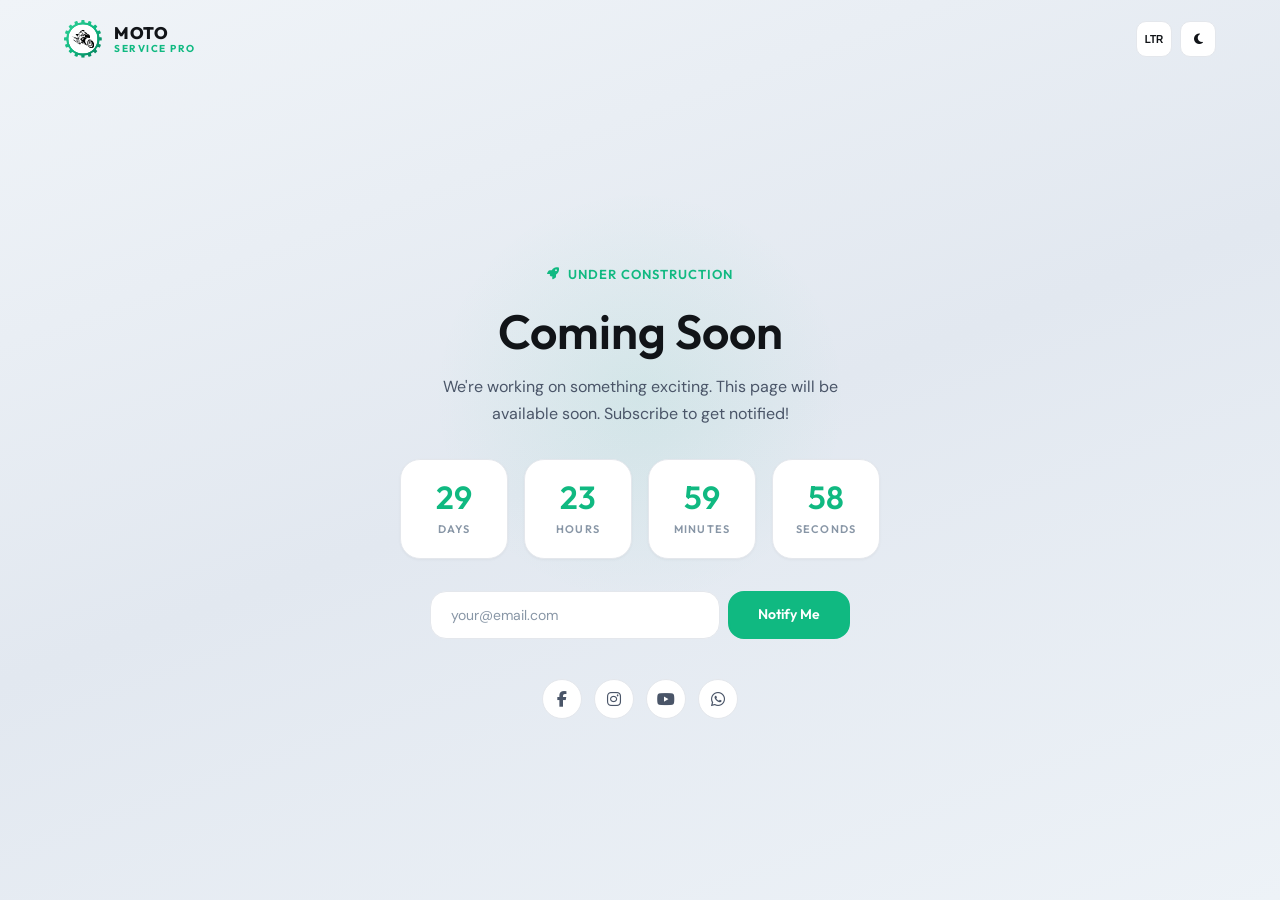
<file: coming-soon.html>
<!DOCTYPE html>
<html lang="en" id="root-html">
<head>
    <meta charset="UTF-8">
    <meta name="viewport" content="width=device-width, initial-scale=1.0">
    <meta name="description" content="This page is coming soon. Subscribe for updates on new features and services from Moto Service Pro.">
    <title>Coming Soon | Moto Service Pro — Motorcycle Service & Repair Shop</title>
    <link rel="icon" type="image/svg+xml" href="favicon.svg">
    <link rel="stylesheet" href="https://cdnjs.cloudflare.com/ajax/libs/font-awesome/6.5.1/css/all.min.css">
    <link rel="stylesheet" href="style.css">
    <style>
        .countdown-grid {
            display: grid;
            grid-template-columns: repeat(4, 1fr);
            gap: 1rem;
            max-width: 480px;
            margin: 2rem auto;
            width: 100%;
        }
        .countdown-item {
            background: var(--bg-card);
            border: 1px solid var(--border-default);
            box-shadow: var(--shadow-sm);
            border-radius: var(--radius-xl);
            padding: 1.25rem 0.75rem;
            text-align: center;
            backdrop-filter: blur(8px);
        }
        .dark .countdown-item {
            background: rgba(255,255,255,0.05);
            border-color: rgba(255,255,255,0.1);
        }
        .countdown-value {
            font-family: var(--font-heading);
            font-weight: 600;
            font-size: 2rem;
            color: var(--primary);
            line-height: 1.1;
            animation: countDown 2s ease-in-out infinite;
        }
        .countdown-label {
            font-size: 0.6875rem;
            color: var(--text-muted);
            text-transform: uppercase;
            letter-spacing: 0.1em;
            margin-top: 0.25rem;
            font-family: var(--font-heading);
            font-weight: 600;
        }
        .subscribe-form {
            display: flex;
            gap: 0.5rem;
            max-width: 420px;
            width: 100%;
            margin: 0 auto;
        }
        .subscribe-form input {
            flex: 1;
            padding: 0.75rem 1.25rem;
            background: var(--bg-card);
            border: 1.5px solid var(--border-default);
            border-radius: var(--radius-lg);
            color: var(--text-heading);
            font-family: var(--font-body);
            font-size: 0.875rem;
            outline: none;
            transition: var(--transition-fast);
        }
        .subscribe-form input:focus {
            border-color: var(--primary);
        }
        .subscribe-form input::placeholder {
            color: var(--text-muted);
        }
        .dark .subscribe-form input {
            background: rgba(255,255,255,0.06);
            border-color: rgba(255,255,255,0.12);
            color: #fff;
        }
        .coming-title {
            color: var(--text-heading);
            font-size: clamp(2rem, 5vw, 3rem);
            margin-bottom: 0.75rem;
        }
        .coming-desc {
            color: var(--text-body);
            font-size: 1rem;
            max-width: 420px;
            margin: 0 auto;
        }
        .coming-socials {
            display: flex;
            justify-content: center;
            gap: 0.75rem;
            margin-top: 2.5rem;
        }
        .coming-social-link {
            width: 2.5rem;
            height: 2.5rem;
            display: flex;
            align-items: center;
            justify-content: center;
            border-radius: 50%;
            border: 1px solid var(--border-default);
            color: var(--text-body);
            background: var(--bg-card);
            transition: var(--transition-fast);
        }
        .coming-social-link:hover {
            border-color: var(--primary);
            color: var(--primary);
            background: var(--primary-subtle);
        }
        .dark .coming-social-link {
            border-color: rgba(255,255,255,0.15);
            color: rgba(255,255,255,0.5);
            background: transparent;
        }
        .dark .coming-social-link:hover {
            border-color: var(--primary);
            color: var(--primary);
            background: rgba(16,185,129,0.1);
        }
        @media (max-width: 480px) {
            .countdown-grid {
                gap: 0.5rem;
                margin: 1.5rem auto;
            }
            .countdown-item {
                padding: 0.75rem 0.25rem;
                border-radius: var(--radius-lg);
            }
            .countdown-value {
                font-size: 1.35rem;
            }
            .countdown-label {
                font-size: 0.5625rem;
                letter-spacing: 0.05em;
            }
            .subscribe-form {
                flex-direction: column;
            }
        }
    </style>
</head>
<body class="fullscreen-page">

<!-- Top Bar -->
<div style="display:flex;align-items:center;justify-content:space-between;padding:1.25rem 1.5rem;max-width:1200px;margin:0 auto;width:100%;">
    <a href="index.html" class="nav-logo" aria-label="Moto Service Pro Home">
        <img src="logo.svg" alt="Moto Service Pro Logo" width="38" height="38" style="width:38px;height:38px;object-fit:contain;display:block;" />
        <div class="nav-logo-text">
            <span class="brand-top">MOTO</span>
            <span class="brand-bottom">Service Pro</span>
        </div>
    </a>
    <div style="display:flex;gap:0.5rem;">
        <button onclick="toggleDir()" class="auth-toggle-btn" title="Toggle Direction">
            <span class="dir-label" style="font-size:0.625rem;font-weight:600;">LTR</span>
        </button>
        <button onclick="toggleTheme()" class="auth-toggle-btn" title="Toggle Theme" aria-label="Toggle dark mode">
            <i class="fas fa-moon theme-icon"></i>
        </button>
    </div>
</div>

<!-- Content -->
<div class="fullscreen-content">
    <div style="position:relative;max-width:540px;width:100%;margin:0 auto;">
        <!-- Decorative glow -->
        <div style="position:absolute;top:30%;left:50%;transform:translate(-50%,-50%);width:min(450px, 90vw);height:min(450px, 90vw);background:radial-gradient(circle,rgba(16,185,129,0.08),transparent 65%);border-radius:50%;pointer-events:none;"></div>

        <div style="position:relative;z-index:2;">
            <div class="section-label" style="justify-content:center;margin-bottom:1rem;">
                <i class="fas fa-rocket"></i> Under Construction
            </div>
            <h1 class="coming-title">Coming Soon</h1>
            <p class="coming-desc">
                We're working on something exciting. This page will be available soon. Subscribe to get notified!
            </p>

            <!-- Countdown -->
            <div class="countdown-grid" id="countdown">
                <div class="countdown-item">
                    <div class="countdown-value" id="cd-days">28</div>
                    <div class="countdown-label">Days</div>
                </div>
                <div class="countdown-item">
                    <div class="countdown-value" id="cd-hours">14</div>
                    <div class="countdown-label">Hours</div>
                </div>
                <div class="countdown-item">
                    <div class="countdown-value" id="cd-mins">36</div>
                    <div class="countdown-label">Minutes</div>
                </div>
                <div class="countdown-item">
                    <div class="countdown-value" id="cd-secs">52</div>
                    <div class="countdown-label">Seconds</div>
                </div>
            </div>

            <!-- Subscribe -->
            <form class="subscribe-form" onsubmit="event.preventDefault(); alert('Subscribed! We will notify you when this page launches.'); this.reset();">
                <input type="email" placeholder="your@email.com" required>
                <button type="submit" class="btn btn-primary">Notify Me</button>
            </form>

            <!-- Social -->
            <div class="coming-socials">
                <a href="#" class="coming-social-link" aria-label="Facebook"><i class="fab fa-facebook-f"></i></a>
                <a href="#" class="coming-social-link" aria-label="Instagram"><i class="fab fa-instagram"></i></a>
                <a href="#" class="coming-social-link" aria-label="YouTube"><i class="fab fa-youtube"></i></a>
                <a href="#" class="coming-social-link" aria-label="WhatsApp"><i class="fab fa-whatsapp"></i></a>
            </div>
        </div>
    </div>
</div>

<script src="components.js"></script>
<script>
    document.addEventListener('DOMContentLoaded', function() {
        initAuthPage();

        // Simple countdown timer (30 days from now)
        const targetDate = new Date();
        targetDate.setDate(targetDate.getDate() + 30);

        function updateCountdown() {
            const now = new Date();
            const diff = targetDate - now;
            if (diff <= 0) return;

            const days = Math.floor(diff / (1000 * 60 * 60 * 24));
            const hours = Math.floor((diff % (1000 * 60 * 60 * 24)) / (1000 * 60 * 60));
            const mins = Math.floor((diff % (1000 * 60 * 60)) / (1000 * 60));
            const secs = Math.floor((diff % (1000 * 60)) / 1000);

            document.getElementById('cd-days').textContent = String(days).padStart(2, '0');
            document.getElementById('cd-hours').textContent = String(hours).padStart(2, '0');
            document.getElementById('cd-mins').textContent = String(mins).padStart(2, '0');
            document.getElementById('cd-secs').textContent = String(secs).padStart(2, '0');
        }

        updateCountdown();
        setInterval(updateCountdown, 1000);
    });
</script>
</body>
</html>
</file>
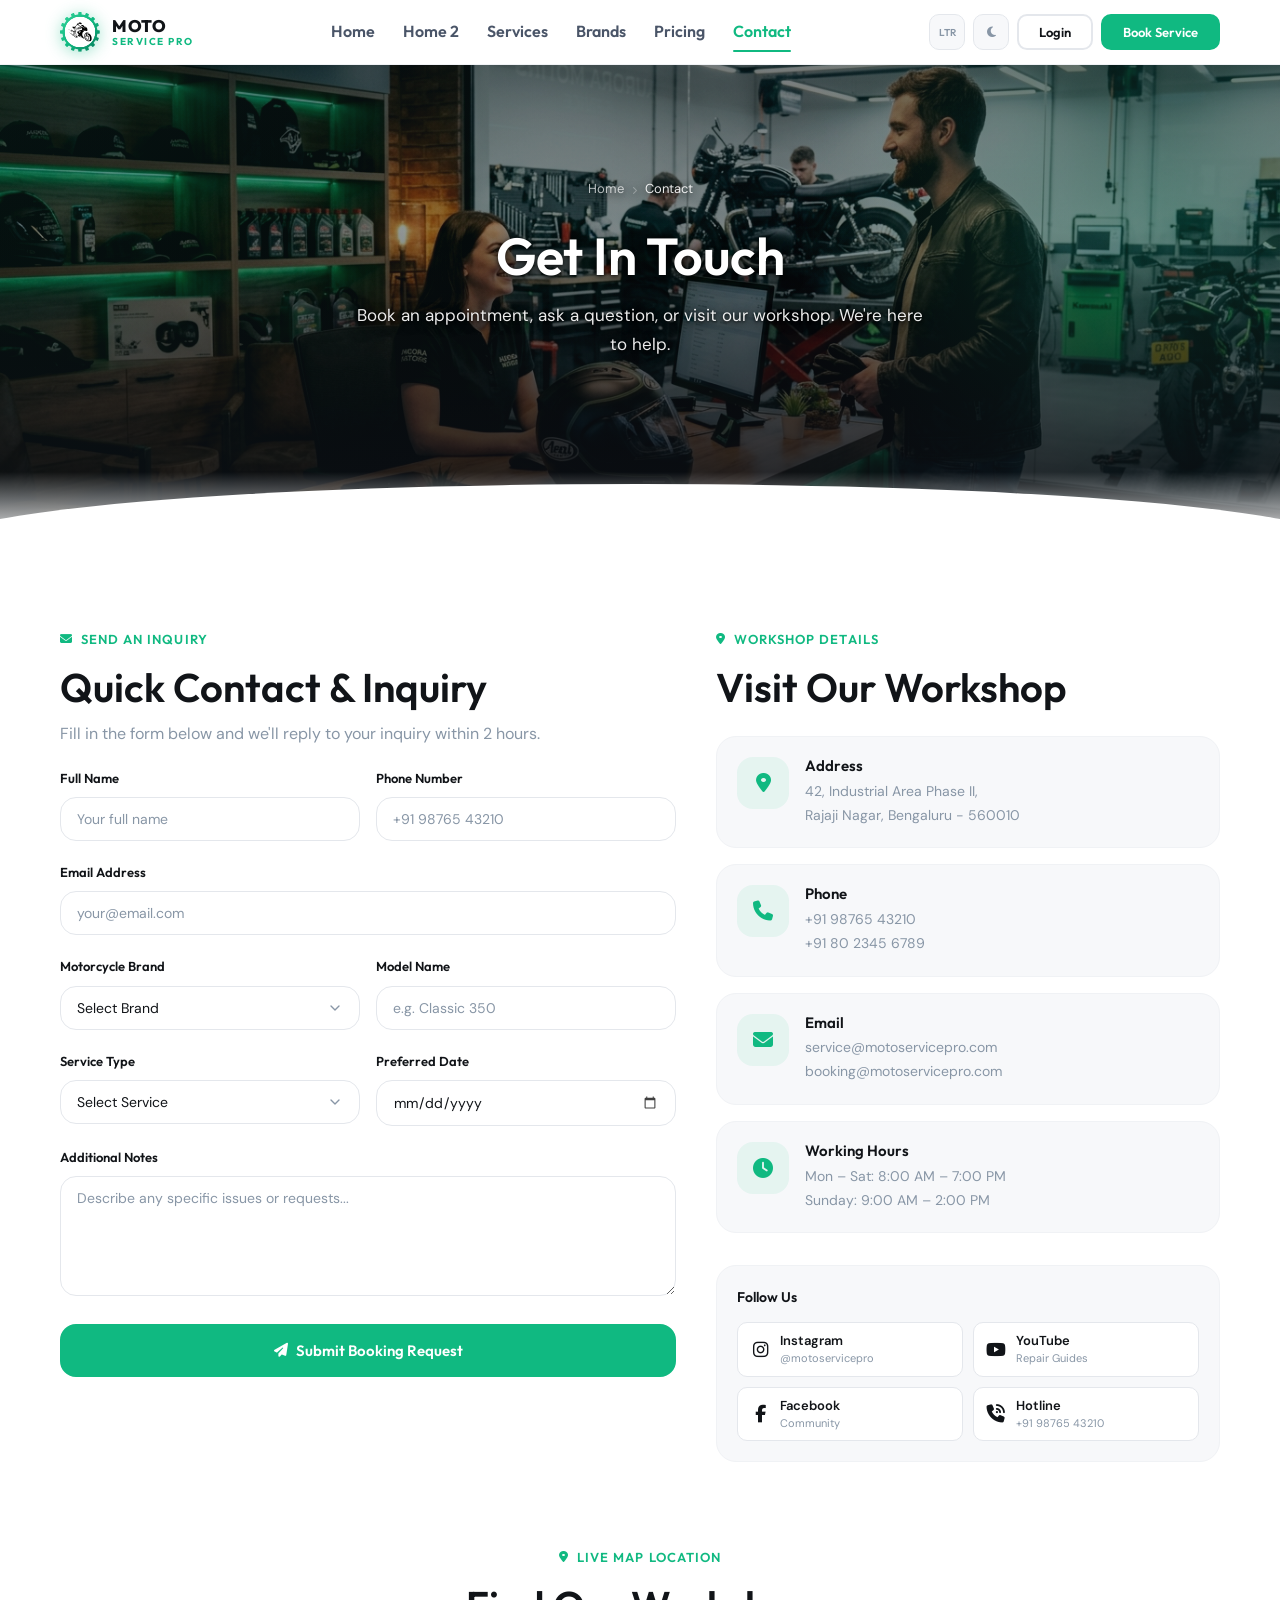
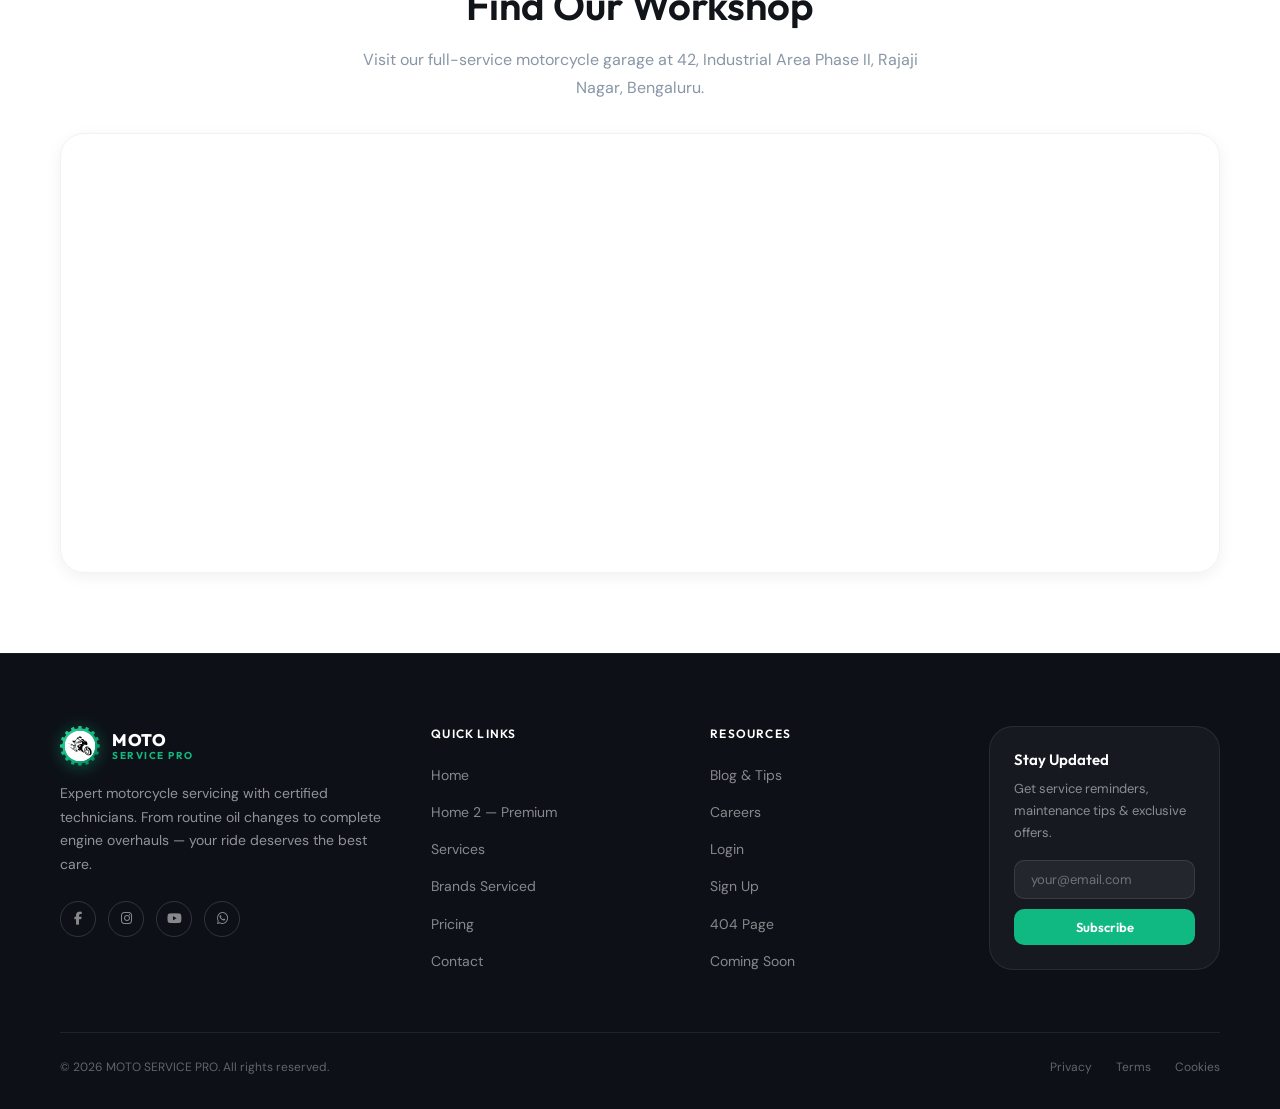
<file: contact.html>
<!DOCTYPE html>
<html lang="en" id="root-html">
<head>
    <meta charset="UTF-8">
    <meta name="viewport" content="width=device-width, initial-scale=1.0">
    <meta name="description" content="Book a motorcycle service appointment. Contact Moto Service Pro for expert motorcycle repairs, maintenance, and diagnostics. Visit our workshop or call us.">
    <title>Contact | Moto Service Pro — Motorcycle Service & Repair Shop</title>
    <link rel="icon" type="image/svg+xml" href="favicon.svg">
    <link rel="stylesheet" href="https://cdnjs.cloudflare.com/ajax/libs/font-awesome/6.5.1/css/all.min.css">
    <link rel="stylesheet" href="style.css">
    <style>
        .contact-grid {
            display: grid;
            grid-template-columns: 1.1fr 0.9fr;
            gap: 2.5rem;
            align-items: start;
        }
        @media (max-width: 768px) {
            .contact-grid { grid-template-columns: 1fr; }
        }
        .contact-info-card {
            display: flex;
            align-items: flex-start;
            gap: 1rem;
            padding: 1.25rem;
            border-radius: var(--radius-xl);
            background: var(--bg-surface);
            border: 1px solid var(--border-light);
            transition: var(--transition-smooth);
        }
        .contact-info-card:hover {
            border-color: rgba(16, 185, 129, 0.2);
            box-shadow: var(--shadow-sm);
        }
        input[type="date"]::-webkit-calendar-picker-indicator,
        input[type="date"].form-input::-webkit-calendar-picker-indicator {
            filter: none;
            cursor: pointer;
            opacity: 0.75;
        }
        input[type="date"]::-webkit-calendar-picker-indicator:hover,
        input[type="date"].form-input::-webkit-calendar-picker-indicator:hover {
            opacity: 1;
        }
        .dark input[type="date"]::-webkit-calendar-picker-indicator,
        .dark input[type="date"].form-input::-webkit-calendar-picker-indicator {
            filter: brightness(0) invert(1) !important;
            opacity: 0.85 !important;
        }
        .dark input[type="date"]::-webkit-calendar-picker-indicator:hover,
        .dark input[type="date"].form-input::-webkit-calendar-picker-indicator:hover {
            opacity: 1 !important;
        }
    </style>
</head>
<body>

<!-- Navbar -->
<div id="main-nav"></div>

<!-- ═══════════ PAGE HEADER ═══════════ -->
<div class="page-header" style="text-align:center;">
    <div class="page-header-bg">
        <img src="assets/images/header-contact.jpg" alt="Motorcycle service reception and customer consultation desk">
    </div>
    <div class="page-header-overlay"></div>
    <div class="container animate-on-scroll">
        <div class="breadcrumb" style="justify-content:center;">
            <a href="index.html">Home</a>
            <span class="separator"><i class="fas fa-chevron-right" style="font-size:0.5rem;"></i></span>
            <span style="color:rgba(255,255,255,0.9);">Contact</span>
        </div>
        <h1>Get In Touch</h1>
        <p style="margin:0 auto;">Book an appointment, ask a question, or visit our workshop. We're here to help.</p>
    </div>
</div>

<!-- ═══════════ CONTACT SECTION ═══════════ -->
<section class="section" id="contact-section">
    <div class="container">
        <div class="contact-grid">
            <!-- Left: Booking Form -->
            <div class="animate-on-scroll">
                <div class="section-label"><i class="fas fa-envelope"></i> Send an Inquiry</div>
                <h2 style="margin-bottom:0.5rem;">Quick Contact & Inquiry</h2>
                <p style="margin-bottom:1.25rem;color:var(--text-muted);">Fill in the form below and we'll reply to your inquiry within 2 hours.</p>


                <form onsubmit="event.preventDefault(); alert('Appointment request submitted! We will contact you shortly to confirm.'); this.reset();" id="booking-form">
                    <div style="display:grid;grid-template-columns:1fr 1fr;gap:1rem;">
                        <div class="form-group">
                            <label class="form-label" for="full-name">Full Name</label>
                            <input type="text" id="full-name" class="form-input" placeholder="Your full name" required>
                        </div>
                        <div class="form-group">
                            <label class="form-label" for="phone">Phone Number</label>
                            <input type="tel" id="phone" class="form-input" placeholder="+91 98765 43210" required>
                        </div>
                    </div>
                    <div class="form-group">
                        <label class="form-label" for="email">Email Address</label>
                        <input type="email" id="email" class="form-input" placeholder="your@email.com" required>
                    </div>
                    <div style="display:grid;grid-template-columns:1fr 1fr;gap:1rem;">
                        <div class="form-group">
                            <label class="form-label" for="bike-brand">Motorcycle Brand</label>
                            <select id="bike-brand" class="form-input" required>
                                <option value="">Select Brand</option>
                                <option>Honda</option>
                                <option>Yamaha</option>
                                <option>Royal Enfield</option>
                                <option>KTM</option>
                                <option>Bajaj</option>
                                <option>Suzuki</option>
                                <option>TVS</option>
                                <option>Hero</option>
                                <option>Kawasaki</option>
                                <option>BMW</option>
                                <option>Ducati</option>
                                <option>Harley-Davidson</option>
                                <option>Other</option>
                            </select>
                        </div>
                        <div class="form-group">
                            <label class="form-label" for="bike-model">Model Name</label>
                            <input type="text" id="bike-model" class="form-input" placeholder="e.g. Classic 350">
                        </div>
                    </div>
                    <div style="display:grid;grid-template-columns:1fr 1fr;gap:1rem;">
                        <div class="form-group">
                            <label class="form-label" for="service-type">Service Type</label>
                            <select id="service-type" class="form-input" required>
                                <option value="">Select Service</option>
                                <option>Routine Servicing</option>
                                <option>Oil Change</option>
                                <option>Tyre Replacement</option>
                                <option>Brake Servicing</option>
                                <option>Chain Adjustment</option>
                                <option>Battery Replacement</option>
                                <option>Engine Diagnostics</option>
                                <option>Complete Service Plan</option>
                                <option>Premium Overhaul</option>
                                <option>Other / Custom</option>
                            </select>
                        </div>
                        <div class="form-group">
                            <label class="form-label" for="preferred-date">Preferred Date</label>
                            <input type="date" id="preferred-date" class="form-input" required>
                        </div>
                    </div>
                    <div class="form-group">
                        <label class="form-label" for="message">Additional Notes</label>
                        <textarea id="message" class="form-input" placeholder="Describe any specific issues or requests..." rows="4"></textarea>
                    </div>
                    <button type="submit" class="btn btn-primary w-full btn-lg">
                        <i class="fas fa-paper-plane"></i> Submit Booking Request
                    </button>
                </form>
            </div>

            <!-- Right: Info + Map -->
            <div class="animate-on-scroll">
                <div class="section-label"><i class="fas fa-map-marker-alt"></i> Workshop Details</div>
                <h2 style="margin-bottom:1.5rem;">Visit Our Workshop</h2>

                <div style="display:flex;flex-direction:column;gap:1rem;margin-bottom:2rem;">
                    <div class="contact-info-card">
                        <div class="icon-box"><i class="fas fa-map-marker-alt"></i></div>
                        <div>
                            <h4 style="font-size:0.9375rem;margin-bottom:0.25rem;">Address</h4>
                            <p style="font-size:0.875rem;color:var(--text-muted);">42, Industrial Area Phase II,<br>Rajaji Nagar, Bengaluru - 560010</p>
                        </div>
                    </div>
                    <div class="contact-info-card">
                        <div class="icon-box"><i class="fas fa-phone"></i></div>
                        <div>
                            <h4 style="font-size:0.9375rem;margin-bottom:0.25rem;">Phone</h4>
                            <p style="font-size:0.875rem;color:var(--text-muted);">+91 98765 43210<br>+91 80 2345 6789</p>
                        </div>
                    </div>
                    <div class="contact-info-card">
                        <div class="icon-box"><i class="fas fa-envelope"></i></div>
                        <div>
                            <h4 style="font-size:0.9375rem;margin-bottom:0.25rem;">Email</h4>
                            <p style="font-size:0.875rem;color:var(--text-muted);">service@motoservicepro.com<br>booking@motoservicepro.com</p>
                        </div>
                    </div>
                    <div class="contact-info-card">
                        <div class="icon-box"><i class="fas fa-clock"></i></div>
                        <div>
                            <h4 style="font-size:0.9375rem;margin-bottom:0.25rem;">Working Hours</h4>
                            <p style="font-size:0.875rem;color:var(--text-muted);">Mon – Sat: 8:00 AM – 7:00 PM<br>Sunday: 9:00 AM – 2:00 PM</p>
                        </div>
                    </div>
                </div>

                <!-- Social Channels -->
                <div class="social-connect-card">
                    <p style="font-family:var(--font-heading);font-weight:600;font-size:0.875rem;color:var(--text-heading);margin-bottom:0.75rem;">Follow Us</p>
                    <!-- Social Channels Grid -->
                    <div class="social-channels-grid">
                        <a href="https://instagram.com" target="_blank" rel="noopener noreferrer" class="social-channel-item instagram-item" title="Follow on Instagram">
                            <i class="fab fa-instagram"></i>
                            <div class="channel-text">
                                <span class="channel-name">Instagram</span>
                                <span class="channel-handle">@motoservicepro</span>
                            </div>
                        </a>
                        <a href="https://youtube.com" target="_blank" rel="noopener noreferrer" class="social-channel-item youtube-item" title="Subscribe on YouTube">
                            <i class="fab fa-youtube"></i>
                            <div class="channel-text">
                                <span class="channel-name">YouTube</span>
                                <span class="channel-handle">Repair Guides</span>
                            </div>
                        </a>
                        <a href="https://facebook.com" target="_blank" rel="noopener noreferrer" class="social-channel-item facebook-item" title="Like on Facebook">
                            <i class="fab fa-facebook-f"></i>
                            <div class="channel-text">
                                <span class="channel-name">Facebook</span>
                                <span class="channel-handle">Community</span>
                            </div>
                        </a>
                        <a href="tel:+919876543210" class="social-channel-item call-item" title="Call Direct Hotline">
                            <i class="fas fa-phone-volume"></i>
                            <div class="channel-text">
                                <span class="channel-name">Hotline</span>
                                <span class="channel-handle">+91 98765 43210</span>
                            </div>
                        </a>
                    </div>
                </div>
            </div>
        </div>
    </div>
</section>

<!-- ═══════════ LIVE MAP SECTION ═══════════ -->
<section class="section" style="padding-top:0;" id="workshop-map-section">
    <div class="container animate-on-scroll">
        <div class="section-header text-center" style="margin-bottom:2rem;">
            <div class="section-label" style="justify-content:center;"><i class="fas fa-location-dot"></i> Live Map Location</div>
            <h2>Find Our Workshop</h2>
            <p style="margin:0 auto;max-width:560px;color:var(--text-muted);">Visit our full-service motorcycle garage at 42, Industrial Area Phase II, Rajaji Nagar, Bengaluru.</p>
        </div>
        <div class="live-map-wrapper">
            <iframe 
                src="https://www.google.com/maps/embed?pb=!1m18!1m12!1m3!1d3887.684157771239!2d77.55048227584144!3d12.992039714470353!2m3!1f0!2f0!3f0!3m2!1i1024!2i768!4f13.1!3m3!1m2!1s0x3bae3dd59d2822a9%3A0x6fb0d2f09d81d2a1!2sRajajinagar%2C%20Bengaluru%2C%20Karnataka!5e0!3m2!1sen!2sin!4v1700000000000!5m2!1sen!2sin" 
                allowfullscreen="" 
                loading="lazy" 
                referrerpolicy="no-referrer-when-downgrade" 
                title="Moto Service Pro Workshop Live Location Map">
            </iframe>
        </div>
    </div>
</section>

<style>
    .social-connect-card {
        background: var(--bg-surface);
        border: 1px solid var(--border-light);
        border-radius: var(--radius-xl);
        padding: 1.25rem;
        transition: var(--transition-smooth);
        box-shadow: var(--shadow-xs);
    }
    .social-connect-card:hover {
        border-color: rgba(16, 185, 129, 0.2);
        box-shadow: var(--shadow-sm);
    }
    .social-channels-grid {
        display: grid;
        grid-template-columns: 1fr 1fr;
        gap: 0.65rem;
    }
    .social-channel-item {
        display: flex;
        align-items: center;
        gap: 0.6rem;
        padding: 0.6rem 0.75rem;
        background: var(--bg-card);
        border: 1px solid var(--border-default);
        border-radius: var(--radius-md);
        text-decoration: none;
        color: var(--text-heading);
        transition: all 0.25s ease;
    }
    .social-channel-item i {
        font-size: 1.1rem;
        width: 1.25rem;
        text-align: center;
        transition: transform 0.25s ease;
    }
    .social-channel-item .channel-text {
        display: flex;
        flex-direction: column;
        gap: 0.2rem;
        line-height: 1.25;
    }
    .social-channel-item .channel-name {
        font-size: 0.8125rem;
        font-weight: 600;
        color: var(--text-heading);
    }
    .social-channel-item .channel-handle {
        font-size: 0.6875rem;
        color: var(--text-muted);
    }
    .social-channel-item:hover {
        transform: translateY(-2px);
        box-shadow: var(--shadow-sm);
    }
    .social-channel-item:hover i {
        transform: scale(1.15);
    }
    .social-channel-item.instagram-item:hover {
        border-color: #E1306C;
        background: rgba(225, 48, 108, 0.06);
    }
    .social-channel-item.instagram-item:hover i {
        color: #E1306C;
    }
    .social-channel-item.youtube-item:hover {
        border-color: #FF0000;
        background: rgba(255, 0, 0, 0.06);
    }
    .social-channel-item.youtube-item:hover i {
        color: #FF0000;
    }
    .social-channel-item.facebook-item:hover {
        border-color: #1877F2;
        background: rgba(24, 119, 242, 0.06);
    }
    .social-channel-item.facebook-item:hover i {
        color: #1877F2;
    }
    .social-channel-item.call-item:hover {
        border-color: var(--primary);
        background: rgba(16, 185, 129, 0.06);
    }
    .social-channel-item.call-item:hover i {
        color: var(--primary);
    }
    .live-map-wrapper {
        position: relative;
        width: 100%;
        height: 440px;
        border-radius: var(--radius-2xl);
        overflow: hidden;
        border: 1px solid var(--border-light);
        box-shadow: var(--shadow-md);
        transition: var(--transition-smooth);
    }
    .live-map-wrapper:hover {
        box-shadow: var(--shadow-lg);
        border-color: rgba(16, 185, 129, 0.3);
    }
    .live-map-wrapper iframe {
        width: 100%;
        height: 100%;
        border: 0;
        display: block;
    }
    @media (max-width: 768px) {
        .live-map-wrapper {
            height: 320px;
        }
    }
    @media (max-width: 480px) {
        .social-channels-grid {
            grid-template-columns: 1fr;
        }
        #booking-form [style*="grid-template-columns:1fr 1fr"] {
            grid-template-columns: 1fr !important;
        }
    }
</style>

<!-- Footer -->
<div id="main-footer"></div>

<script src="components.js"></script>
</body>
</html>
</file>
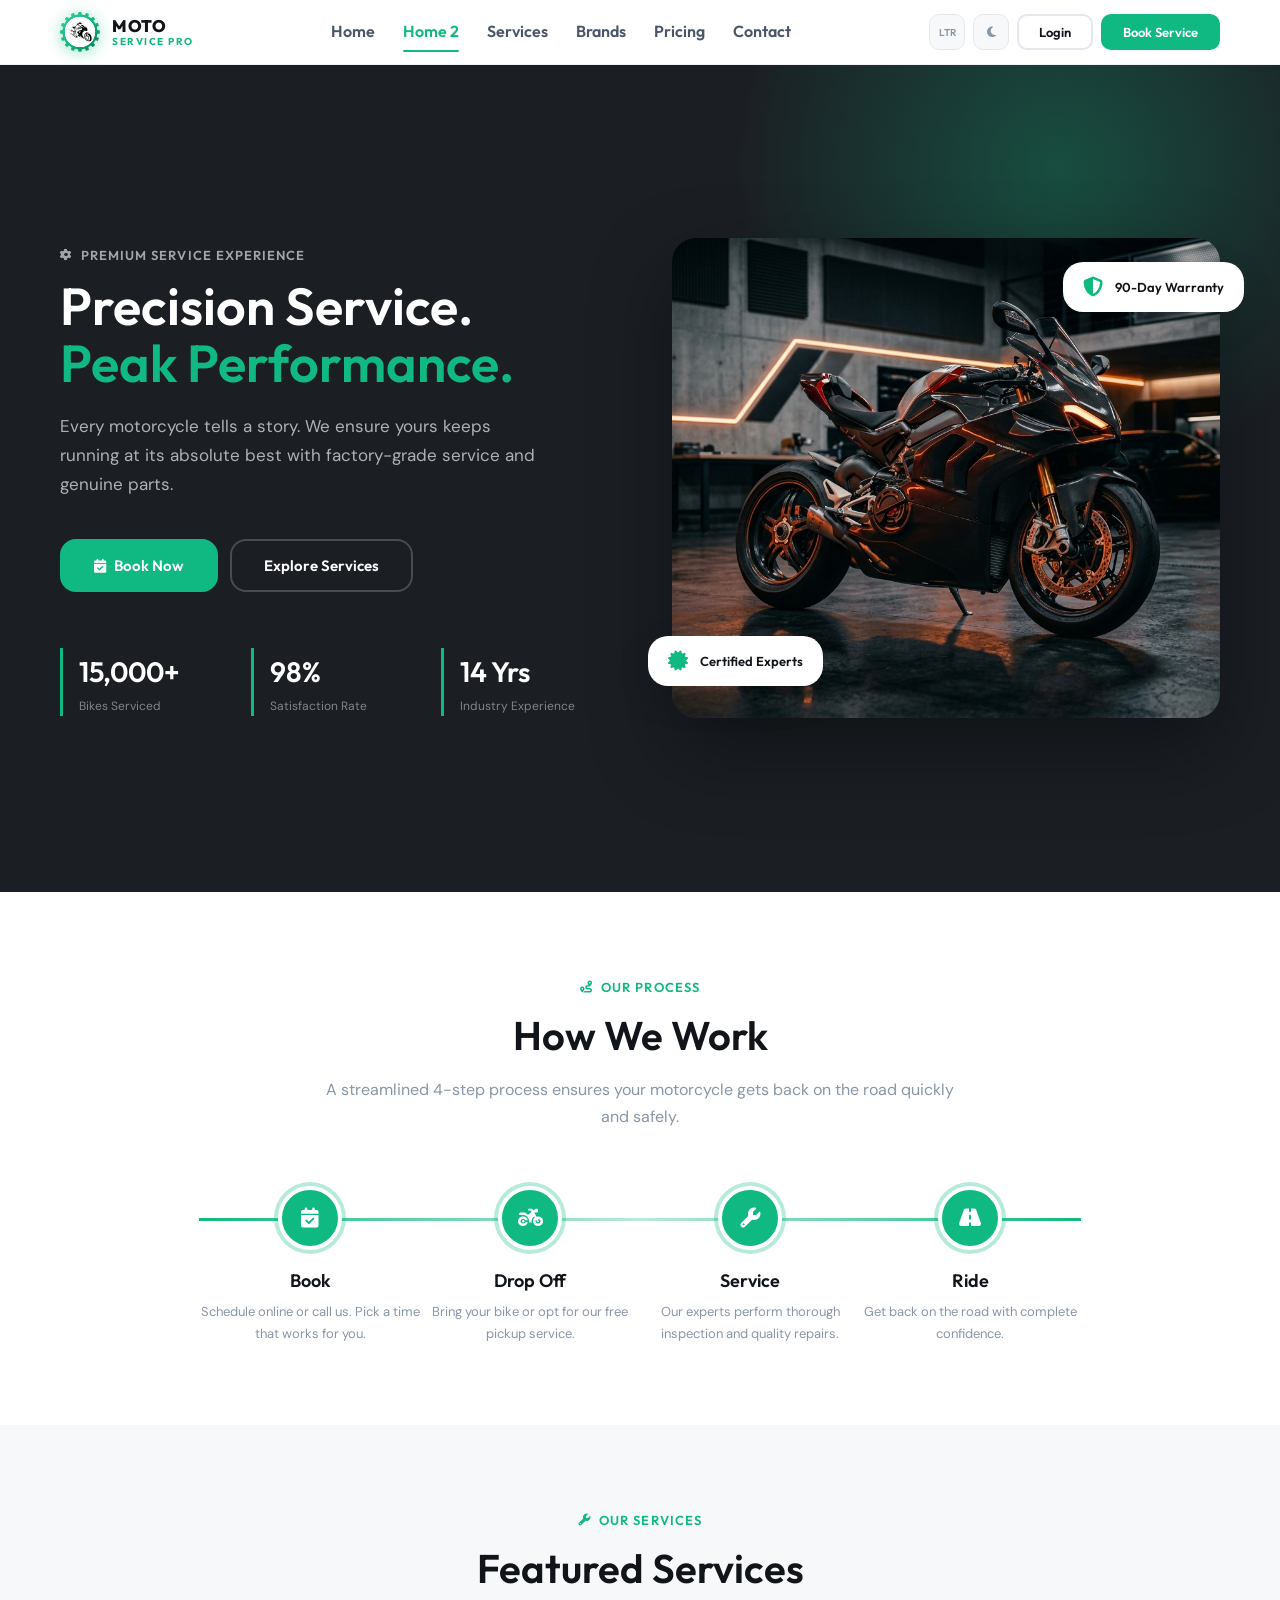
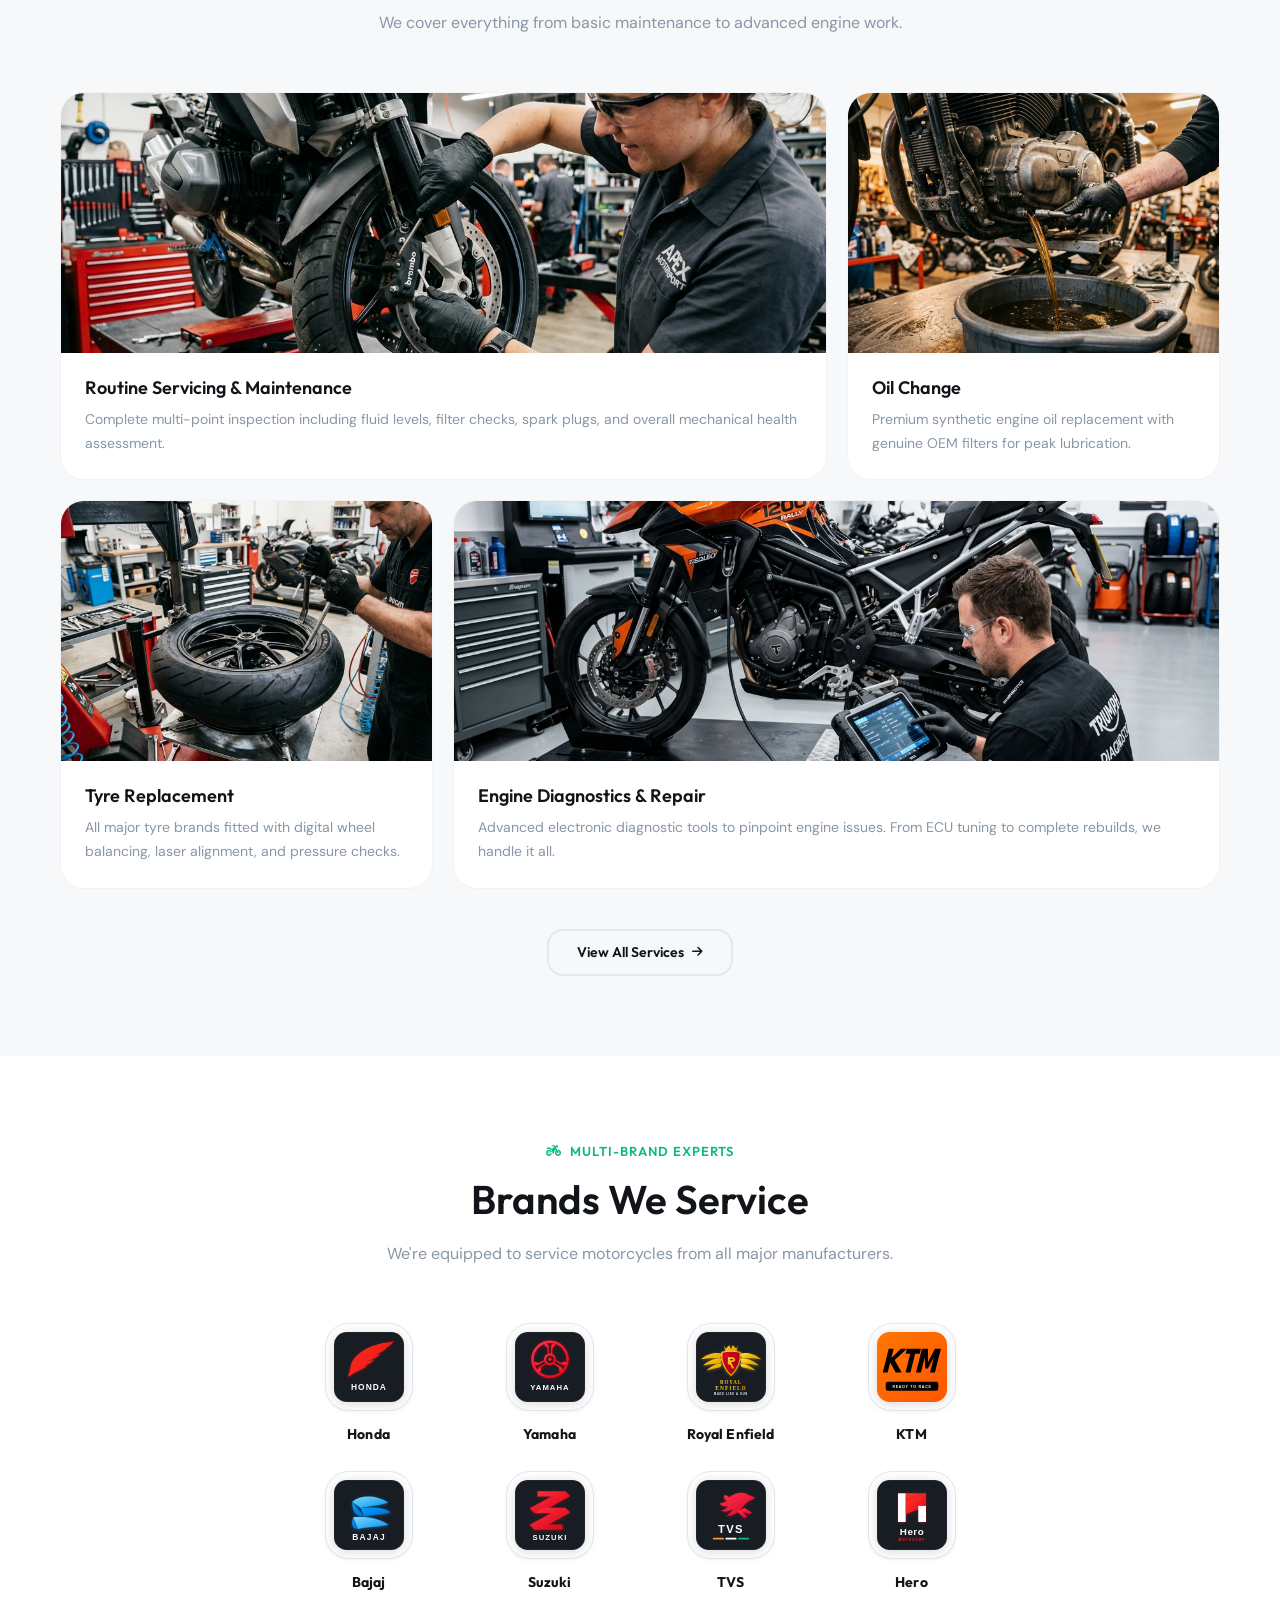
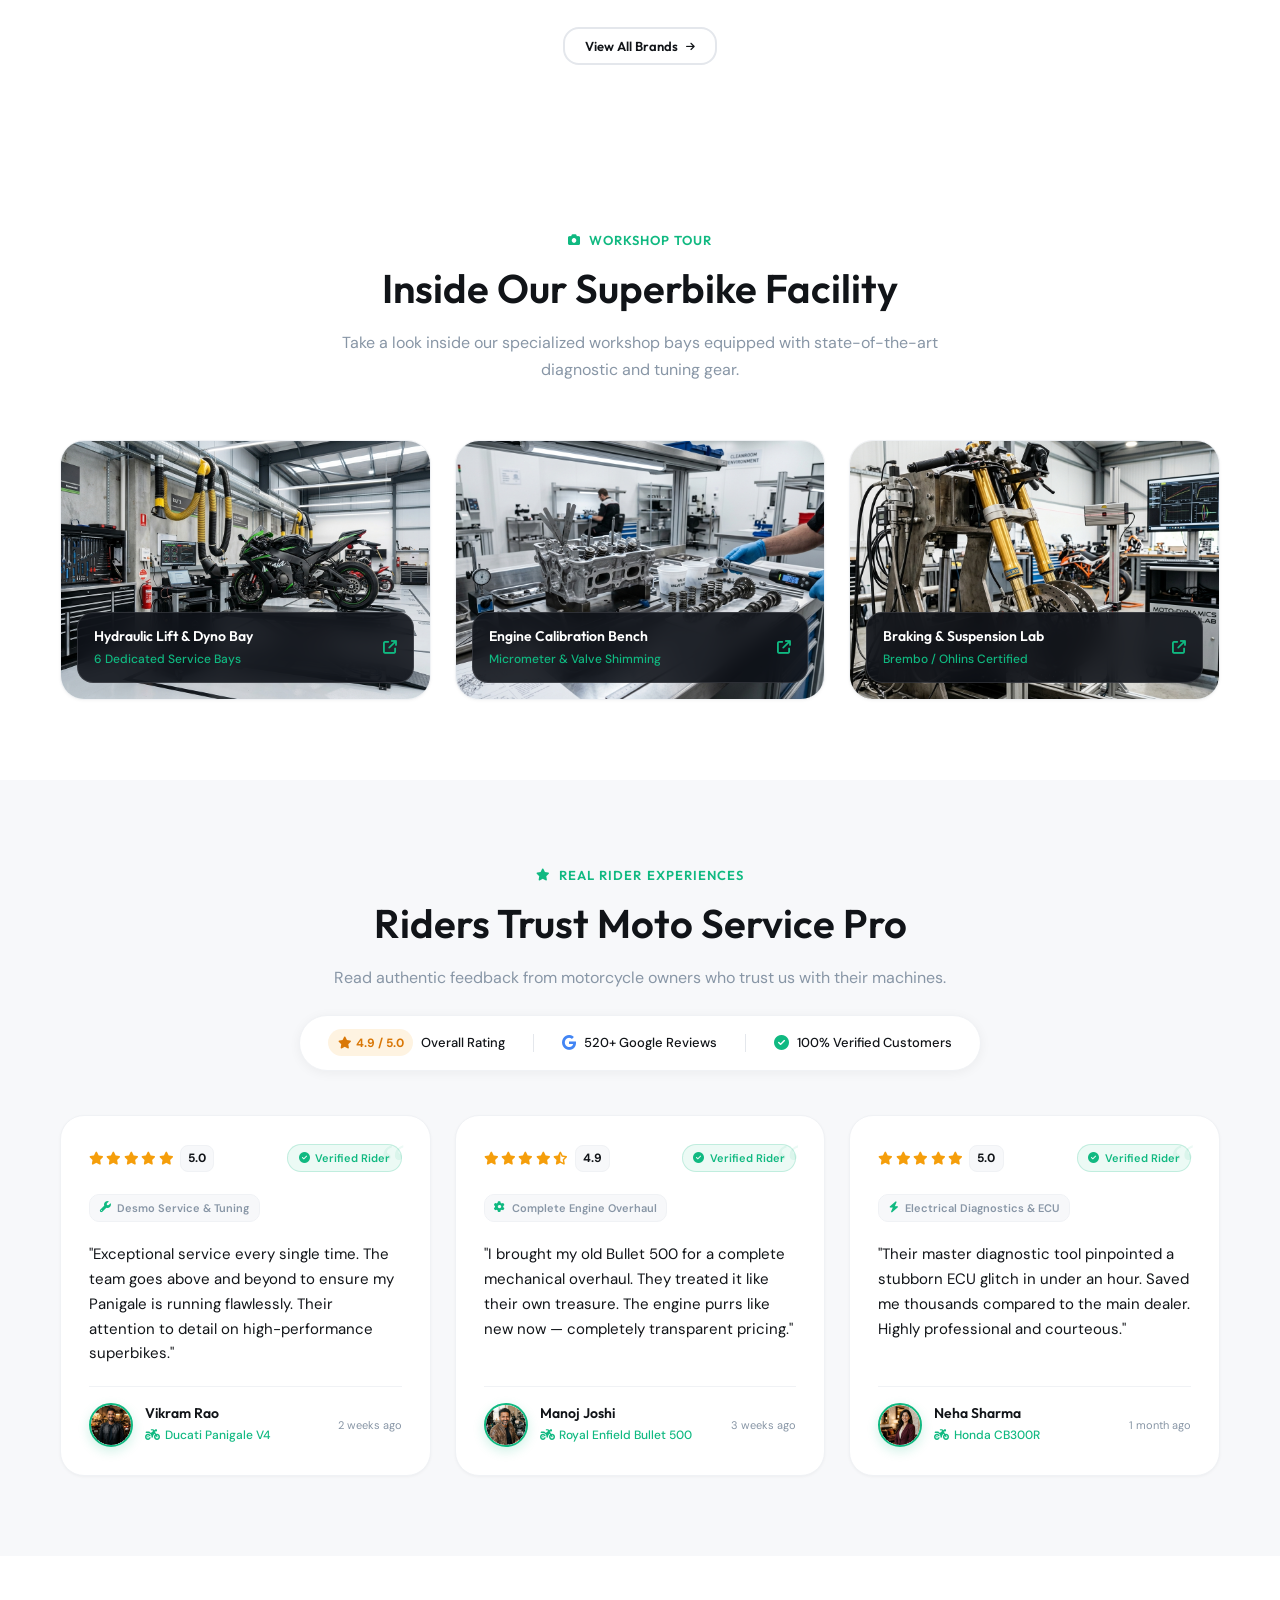
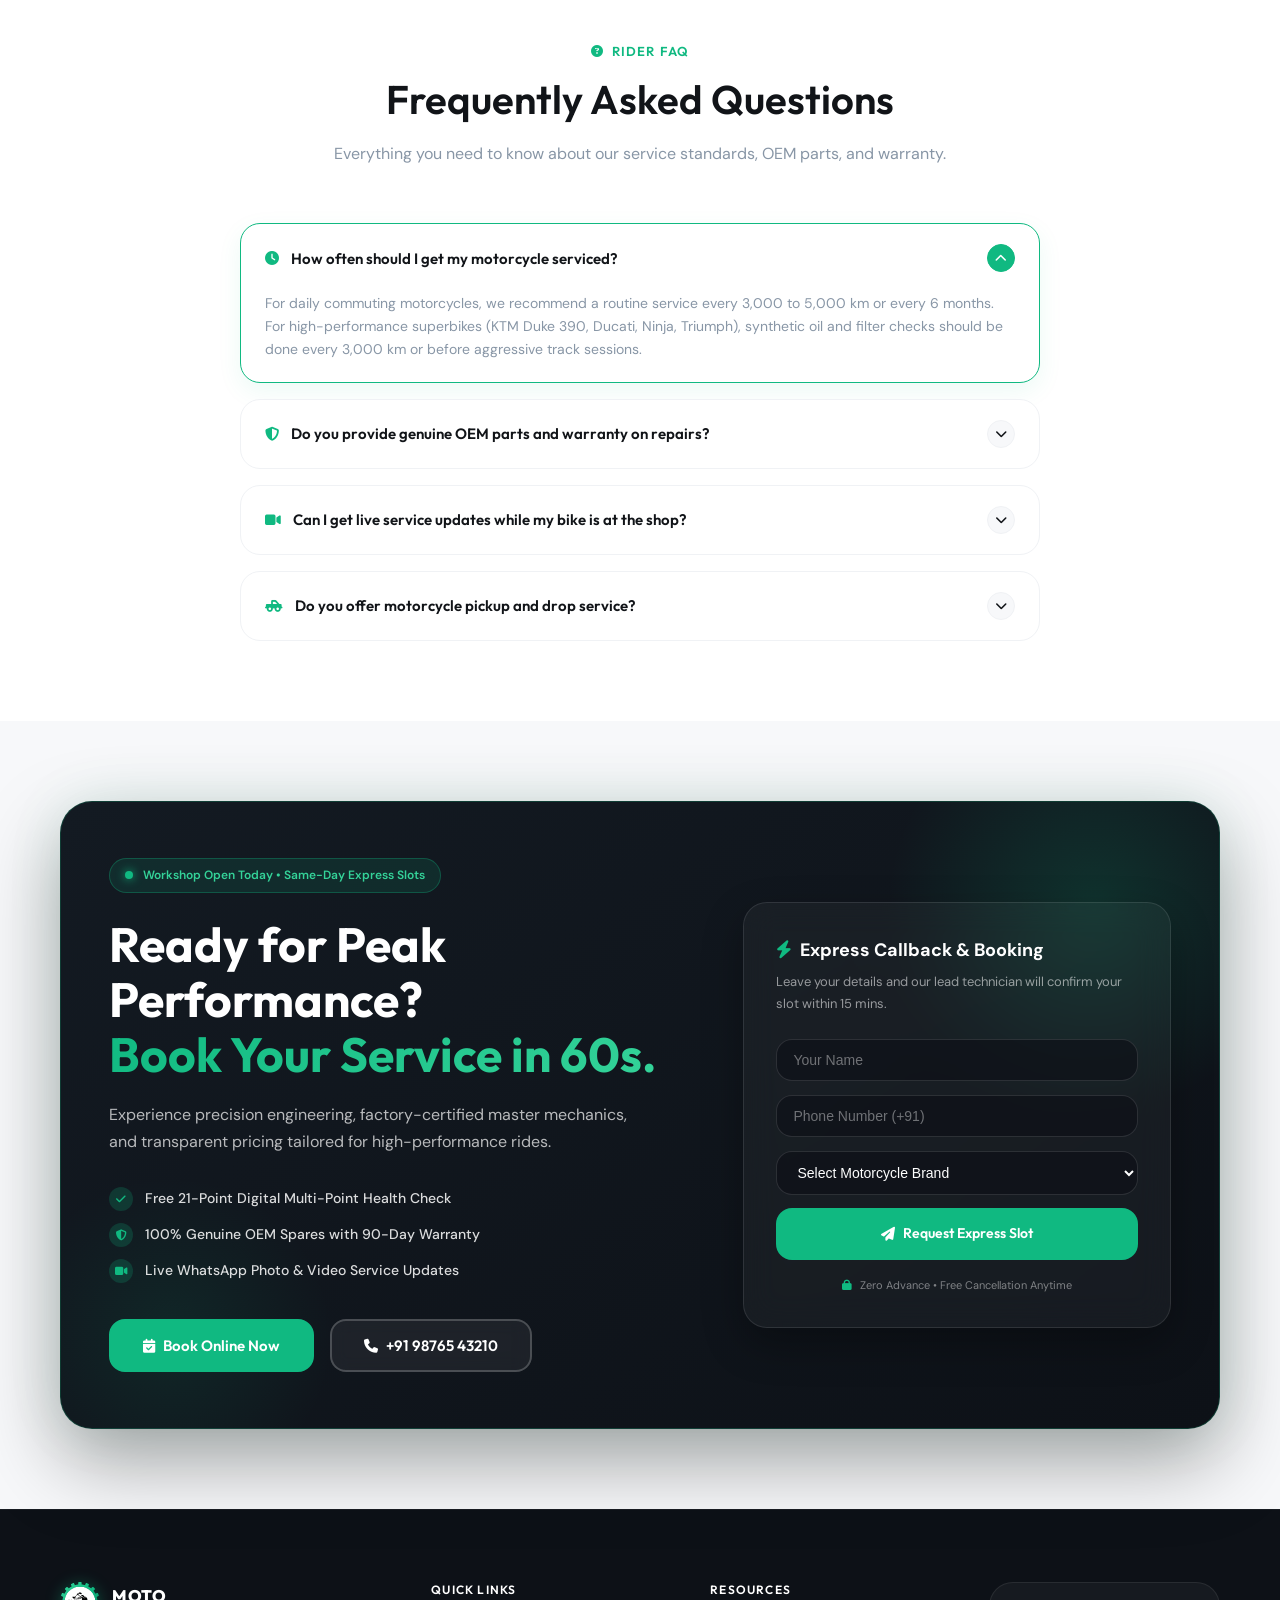
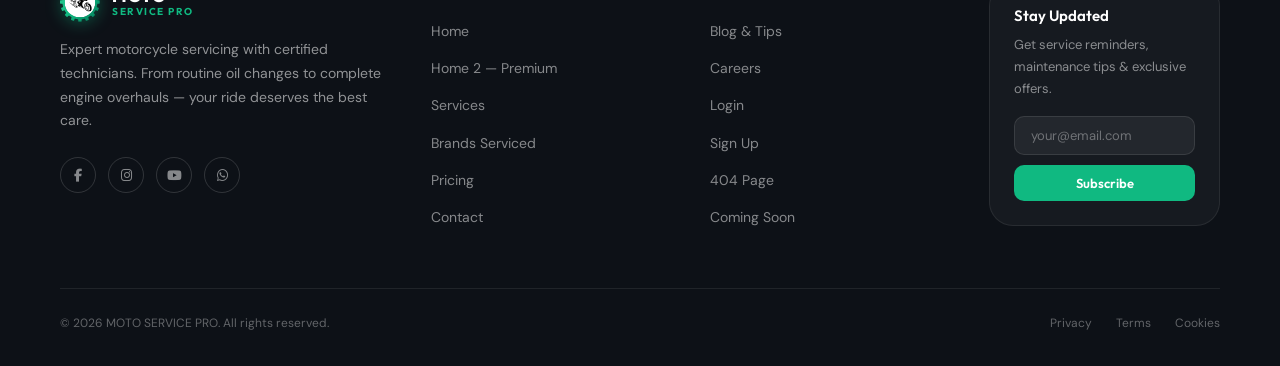
<file: home2.html>
<!DOCTYPE html>
<html lang="en" id="root-html">
<head>
    <meta charset="UTF-8">
    <meta name="viewport" content="width=device-width, initial-scale=1.0">
    <meta name="description" content="Premium motorcycle service experience. Expert diagnostics, genuine parts, and certified technicians for all major motorcycle brands.">
    <title>Home Premium | Moto Service Pro — Motorcycle Service & Repair Shop</title>
    <link rel="icon" type="image/svg+xml" href="favicon.svg">
    <link rel="stylesheet" href="https://cdnjs.cloudflare.com/ajax/libs/font-awesome/6.5.1/css/all.min.css">
    <link rel="stylesheet" href="style.css">
    <style>
        .hero2 {
            position: relative;
            min-height: 92vh;
            display: flex;
            align-items: center;
            background: var(--secondary);
            overflow: hidden;
        }
        .hero2::before {
            content: '';
            position: absolute;
            top: -30%;
            right: -10%;
            width: 700px;
            height: 700px;
            background: radial-gradient(circle, var(--primary-glow) 0%, transparent 65%);
            border-radius: 50%;
            pointer-events: none;
        }
        .hero2-grid {
            display: grid;
            grid-template-columns: 1fr 1fr;
            gap: 4rem;
            align-items: center;
        }
        .hero2-content {
            position: relative;
            z-index: 2;
        }
        .hero2-desc {
            color: rgba(255, 255, 255, 0.65);
            font-size: 1.0625rem;
            max-width: 480px;
            margin-bottom: 2.5rem;
        }
        .hero2-actions {
            display: flex;
            gap: 0.75rem;
            flex-wrap: wrap;
        }
        .hero2-stats {
            display: grid;
            grid-template-columns: repeat(3, 1fr);
            gap: 1.5rem;
            margin-top: 3.5rem;
        }
        .hero2-stat-item {
            border-left: 3px solid var(--primary);
            padding-left: 1rem;
            text-align: left;
        }
        [dir="rtl"] .hero2-stat-item {
            border-left: none;
            border-right: 3px solid var(--primary);
            padding-left: 0;
            padding-right: 1rem;
            text-align: right;
        }
        .hero2-img-wrapper {
            position: relative;
        }
        .hero2-img {
            border-radius: var(--radius-2xl);
            overflow: hidden;
            box-shadow: 0 32px 80px rgba(0,0,0,0.4);
        }
        .hero2-img img {
            width: 100%;
            height: 480px;
            object-fit: cover;
        }
        .float-badge {
            position: absolute;
            background: var(--bg-card);
            border-radius: var(--radius-xl);
            padding: 0.875rem 1.25rem;
            display: flex;
            align-items: center;
            gap: 0.75rem;
            box-shadow: var(--shadow-lg);
            animation: float 4s ease-in-out infinite;
            z-index: 5;
        }
        .float-badge-1 { top: 1.5rem; right: -1.5rem; animation-delay: 0s; }
        .float-badge-2 { bottom: 2rem; left: -1.5rem; animation-delay: 1.5s; }
        .float-badge i { font-size: 1.25rem; color: var(--primary); }
        .float-badge span { font-family: var(--font-heading); font-weight: 600; font-size: 0.8125rem; color: var(--text-heading); }

        /* Process Timeline */
        .timeline {
            display: flex;
            align-items: flex-start;
            justify-content: center;
            gap: 0;
            position: relative;
        }
        .timeline::before {
            content: '';
            position: absolute;
            top: 2rem;
            left: 12%;
            right: 12%;
            height: 3px;
            background: linear-gradient(90deg, var(--primary), var(--primary-glow), var(--primary));
            z-index: 0;
        }
        .timeline-step {
            flex: 1;
            text-align: center;
            max-width: 220px;
            position: relative;
            z-index: 1;
        }
        .timeline-icon {
            width: 4rem;
            height: 4rem;
            border-radius: 50%;
            background: var(--primary);
            color: #fff;
            display: flex;
            align-items: center;
            justify-content: center;
            font-size: 1.25rem;
            margin: 0 auto 1.25rem;
            border: 4px solid var(--bg-body);
            box-shadow: 0 0 0 4px var(--primary-glow);
        }

        /* Bento grid */
        .bento-grid {
            display: grid;
            grid-template-columns: repeat(3, 1fr);
            grid-template-rows: auto auto;
            gap: 1.25rem;
        }
        .bento-item {
            background: var(--bg-card);
            border: 1px solid var(--border-light);
            border-radius: var(--radius-2xl);
            overflow: hidden;
            transition: var(--transition-premium);
            position: relative;
        }
        .bento-item:hover {
            transform: translateY(-4px);
            box-shadow: var(--shadow-card-hover);
        }
        .bento-wide { grid-column: span 2; }
        .bento-img { height: 260px; overflow: hidden; }
        .bento-img img { width: 100%; height: 100%; object-fit: cover; transition: transform 0.5s ease; }
        .bento-item:hover .bento-img img { transform: scale(1.05); }
        .bento-body { padding: 1.5rem; }
        .bento-body h4 { margin-bottom: 0.5rem; }
        .bento-body p { font-size: 0.875rem; color: var(--text-muted); }
        .bento-icon-card {
            display: flex;
            flex-direction: column;
            align-items: center;
            justify-content: center;
            padding: 2rem;
            text-align: center;
            min-height: 200px;
        }

        /* Modern Bento Reviews */
        .reviews-grid-v2 {
            display: grid;
            grid-template-columns: repeat(3, 1fr);
            gap: 1.5rem;
        }
        @media (max-width: 1024px) {
            .reviews-grid-v2 {
                grid-template-columns: repeat(2, 1fr);
            }
            .reviews-grid-v2 .testimonial-card-v2:last-child:nth-child(odd) {
                grid-column: 1 / -1;
                max-width: 520px;
                width: 100%;
                justify-self: center;
            }
        }
        @media (max-width: 768px) {
            .reviews-grid-v2 {
                grid-template-columns: 1fr;
            }
            .reviews-grid-v2 .testimonial-card-v2:last-child:nth-child(odd) {
                max-width: 100%;
            }
        }

        .review-trust-bar {
            display: flex;
            align-items: center;
            justify-content: center;
            gap: 1.75rem;
            flex-wrap: wrap;
            margin-bottom: 2.75rem;
            padding: 0.85rem 1.75rem;
            background: var(--bg-card);
            border: 1px solid var(--border-light);
            border-radius: var(--radius-full);
            width: fit-content;
            margin-left: auto;
            margin-right: auto;
            box-shadow: var(--shadow-card);
        }

        .trust-item {
            display: flex;
            align-items: center;
            gap: 0.5rem;
            font-size: 0.8125rem;
            font-weight: 500;
            color: var(--text-heading);
        }

        .trust-item i.fa-check-circle {
            color: var(--primary);
        }

        .trust-rating-pill {
            background: rgba(245, 158, 11, 0.12);
            color: #D97706;
            font-weight: 700;
            font-size: 0.75rem;
            padding: 0.2rem 0.6rem;
            border-radius: 9999px;
            display: inline-flex;
            align-items: center;
            gap: 0.25rem;
        }
        .dark .trust-rating-pill {
            background: rgba(245, 158, 11, 0.18);
            color: #FBBF24;
        }

        .testimonial-card-v2 {
            position: relative;
            background: var(--bg-card);
            border: 1px solid var(--border-light);
            border-radius: var(--radius-2xl);
            padding: 1.75rem;
            display: flex;
            flex-direction: column;
            justify-content: space-between;
            transition: var(--transition-premium);
            overflow: hidden;
            box-shadow: var(--shadow-sm);
        }

        .testimonial-card-v2::before {
            content: '';
            position: absolute;
            top: 0;
            left: 0;
            right: 0;
            height: 3px;
            background: linear-gradient(90deg, transparent, var(--primary), transparent);
            opacity: 0;
            transition: var(--transition-smooth);
        }

        .testimonial-card-v2:hover {
            transform: translateY(-6px);
            border-color: rgba(16, 185, 129, 0.35);
            box-shadow: 0 16px 36px rgba(16, 185, 129, 0.12), 0 4px 12px rgba(0,0,0,0.04);
        }

        .testimonial-card-v2:hover::before {
            opacity: 1;
        }

        .testimonial-card-v2 .watermark-quote {
            position: absolute;
            top: 1.25rem;
            right: 1.5rem;
            font-size: 3.5rem;
            line-height: 1;
            color: var(--primary);
            opacity: 0.08;
            pointer-events: none;
            font-family: serif;
            transition: var(--transition-smooth);
        }

        .testimonial-card-v2:hover .watermark-quote {
            opacity: 0.2;
            transform: scale(1.08);
        }

        .review-card-header {
            display: flex;
            align-items: center;
            justify-content: space-between;
            margin-bottom: 1.25rem;
        }

        .review-stars-wrapper {
            display: flex;
            align-items: center;
            gap: 0.4rem;
        }

        .review-stars {
            color: #F59E0B;
            font-size: 0.8125rem;
            display: flex;
            gap: 0.15rem;
        }

        .review-score {
            font-size: 0.75rem;
            font-weight: 700;
            color: var(--text-heading);
            background: var(--bg-surface);
            padding: 0.15rem 0.45rem;
            border-radius: var(--radius-sm);
            border: 1px solid var(--border-light);
        }

        .verified-badge-chip {
            display: inline-flex;
            align-items: center;
            gap: 0.35rem;
            font-size: 0.6875rem;
            font-weight: 600;
            color: var(--primary);
            background: var(--primary-subtle);
            padding: 0.25rem 0.65rem;
            border-radius: var(--radius-full);
            border: 1px solid rgba(16, 185, 129, 0.2);
        }

        .review-quote-text {
            font-size: 0.9375rem;
            line-height: 1.65;
            color: var(--text-heading);
            margin-bottom: 1.25rem;
            position: relative;
            z-index: 1;
        }

        .review-service-pill {
            display: inline-flex;
            align-items: center;
            gap: 0.4rem;
            font-size: 0.6875rem;
            font-weight: 600;
            color: var(--text-muted);
            background: var(--bg-surface);
            border: 1px solid var(--border-light);
            padding: 0.25rem 0.6rem;
            border-radius: var(--radius-md);
            margin-bottom: 1.25rem;
            width: fit-content;
        }

        .review-service-pill i {
            color: var(--primary);
        }

        .review-author-footer {
            display: flex;
            align-items: center;
            justify-content: space-between;
            padding-top: 1rem;
            border-top: 1px solid var(--border-light);
        }

        .review-author-info {
            display: flex;
            align-items: center;
            gap: 0.75rem;
        }

        .review-avatar-box {
            width: 2.75rem;
            height: 2.75rem;
            border-radius: 50%;
            background: linear-gradient(135deg, rgba(16, 185, 129, 0.15), rgba(16, 185, 129, 0.05));
            border: 2px solid var(--primary);
            display: flex;
            align-items: center;
            justify-content: center;
            color: var(--primary);
            font-family: var(--font-heading);
            font-weight: 700;
            font-size: 0.9375rem;
            flex-shrink: 0;
            overflow: hidden;
            box-shadow: 0 4px 12px rgba(16, 185, 129, 0.2);
        }

        .review-avatar-box img {
            width: 100%;
            height: 100%;
            object-fit: cover;
            border-radius: 50%;
            display: block;
        }

        .review-author-name {
            font-family: var(--font-heading);
            font-weight: 600;
            font-size: 0.875rem;
            color: var(--text-heading);
            line-height: 1.2;
        }

        .review-bike-tag {
            font-size: 0.75rem;
            color: var(--primary);
            font-weight: 500;
            display: flex;
            align-items: center;
            gap: 0.3rem;
            margin-top: 0.2rem;
        }

        .review-date-text {
            font-size: 0.6875rem;
            color: var(--text-muted);
            font-weight: 400;
        }

        /* --- High-Impact Bento CTA Section --- */
        .cta-wrapper-section {
            padding: 5rem 0;
            position: relative;
            background: var(--bg-surface);
        }

        .cta-bento-box {
            position: relative;
            background: linear-gradient(145deg, #131A22 0%, #0D1117 100%);
            border: 1px solid rgba(16, 185, 129, 0.25);
            border-radius: var(--radius-3xl);
            padding: 3.5rem 3rem;
            overflow: hidden;
            box-shadow: 0 32px 80px rgba(0, 0, 0, 0.35), 0 0 60px rgba(16, 185, 129, 0.08);
        }

        .cta-bento-grid {
            display: grid;
            grid-template-columns: 1.15fr 0.85fr;
            gap: 3.5rem;
            align-items: center;
            position: relative;
            z-index: 2;
        }

        @media (max-width: 992px) {
            .cta-bento-grid {
                grid-template-columns: 1fr;
                gap: 2.5rem;
            }
            .cta-bento-box {
                padding: 2.5rem 1.75rem;
            }
        }

        .cta-glow-orb-1 {
            position: absolute;
            top: -120px;
            right: -100px;
            width: 450px;
            height: 450px;
            background: radial-gradient(circle, rgba(16, 185, 129, 0.18) 0%, transparent 65%);
            border-radius: 50%;
            pointer-events: none;
        }

        .cta-glow-orb-2 {
            position: absolute;
            bottom: -100px;
            left: -80px;
            width: 380px;
            height: 380px;
            background: radial-gradient(circle, rgba(16, 185, 129, 0.1) 0%, transparent 60%);
            border-radius: 50%;
            pointer-events: none;
        }

        .cta-status-pill {
            display: inline-flex;
            align-items: center;
            gap: 0.6rem;
            padding: 0.4rem 0.95rem;
            background: rgba(16, 185, 129, 0.12);
            border: 1px solid rgba(16, 185, 129, 0.3);
            border-radius: var(--radius-full);
            font-size: 0.75rem;
            font-weight: 600;
            color: #34D399;
            margin-bottom: 1.5rem;
        }

        .cta-status-dot {
            width: 8px;
            height: 8px;
            background: #10B981;
            border-radius: 50%;
            box-shadow: 0 0 10px #10B981;
            animation: pulse-glow 2s infinite;
        }

        .cta-title {
            font-size: clamp(2rem, 3.8vw, 3rem);
            font-weight: 700;
            line-height: 1.15;
            color: #FFFFFF;
            margin-bottom: 1.25rem;
        }

        .cta-highlight {
            background: linear-gradient(135deg, #10B981 0%, #34D399 100%);
            -webkit-background-clip: text;
            -webkit-text-fill-color: transparent;
        }

        .cta-desc {
            color: rgba(255, 255, 255, 0.7);
            font-size: 1rem;
            line-height: 1.65;
            margin-bottom: 2rem;
            max-width: 520px;
        }

        .cta-perks-list {
            display: flex;
            flex-direction: column;
            gap: 0.75rem;
            margin-bottom: 2.25rem;
        }

        .cta-perk-item {
            display: flex;
            align-items: center;
            gap: 0.75rem;
            color: rgba(255, 255, 255, 0.85);
            font-size: 0.875rem;
            font-weight: 500;
        }

        .cta-perk-icon {
            width: 1.5rem;
            height: 1.5rem;
            border-radius: 50%;
            background: rgba(16, 185, 129, 0.2);
            color: #10B981;
            display: flex;
            align-items: center;
            justify-content: center;
            font-size: 0.6875rem;
            flex-shrink: 0;
        }

        .cta-action-buttons {
            display: flex;
            align-items: center;
            gap: 1rem;
            flex-wrap: wrap;
        }

        .cta-quick-card {
            background: rgba(255, 255, 255, 0.04);
            backdrop-filter: blur(16px);
            border: 1px solid rgba(255, 255, 255, 0.1);
            border-radius: var(--radius-2xl);
            padding: 2rem;
            box-shadow: 0 16px 40px rgba(0, 0, 0, 0.3);
        }

        .cta-quick-card-title {
            font-size: 1.125rem;
            font-weight: 700;
            color: #FFFFFF;
            margin-bottom: 0.35rem;
            display: flex;
            align-items: center;
            gap: 0.5rem;
        }

        .cta-quick-card-subtitle {
            font-size: 0.8125rem;
            color: rgba(255, 255, 255, 0.55);
            margin-bottom: 1.5rem;
        }

        .cta-form-input {
            width: 100%;
            padding: 0.75rem 1rem;
            background: rgba(13, 17, 23, 0.7);
            border: 1px solid rgba(255, 255, 255, 0.12);
            border-radius: var(--radius-lg);
            color: #FFFFFF;
            font-size: 0.875rem;
            margin-bottom: 0.85rem;
            outline: none;
            transition: var(--transition-fast);
            box-sizing: border-box;
        }

        .cta-form-input:focus {
            border-color: var(--primary);
            box-shadow: 0 0 0 3px rgba(16, 185, 129, 0.15);
        }

        .cta-form-input::placeholder {
            color: rgba(255, 255, 255, 0.4);
        }

        .cta-form-badge-footer {
            display: flex;
            align-items: center;
            justify-content: center;
            gap: 0.5rem;
            margin-top: 1rem;
            font-size: 0.6875rem;
            color: rgba(255, 255, 255, 0.45);
        }

        /* --- Workshop Gallery Grid --- */
        .workshop-gallery-grid {
            display: grid;
            grid-template-columns: repeat(3, 1fr);
            gap: 1.5rem;
        }
        @media (max-width: 1024px) {
            .workshop-gallery-grid {
                grid-template-columns: repeat(2, 1fr);
            }
            .workshop-gallery-grid .gallery-card:last-child:nth-child(odd) {
                grid-column: 1 / -1;
                max-width: 480px;
                width: 100%;
                justify-self: center;
            }
        }
        @media (max-width: 640px) {
            .workshop-gallery-grid {
                grid-template-columns: 1fr;
            }
            .workshop-gallery-grid .gallery-card:last-child:nth-child(odd) {
                max-width: 100%;
            }
        }

        .gallery-card {
            position: relative;
            border-radius: var(--radius-2xl);
            overflow: hidden;
            border: 1px solid var(--border-light);
            background: var(--bg-card);
            height: 260px;
            box-shadow: var(--shadow-sm);
            transition: var(--transition-premium);
        }

        .gallery-card:hover {
            transform: translateY(-6px);
            border-color: rgba(16, 185, 129, 0.4);
            box-shadow: 0 16px 36px rgba(16, 185, 129, 0.12);
        }

        .gallery-card img {
            width: 100%;
            height: 100%;
            object-fit: cover;
            transition: transform 0.6s cubic-bezier(0.16, 1, 0.3, 1);
        }

        .gallery-card:hover img {
            transform: scale(1.08);
        }

        .gallery-overlay-badge {
            position: absolute;
            bottom: 1rem;
            left: 1rem;
            right: 1rem;
            background: rgba(13, 17, 23, 0.88);
            backdrop-filter: blur(12px);
            border: 1px solid rgba(255, 255, 255, 0.12);
            border-radius: var(--radius-lg);
            padding: 0.75rem 1rem;
            display: flex;
            align-items: center;
            justify-content: space-between;
            transition: var(--transition-smooth);
        }

        .gallery-card:hover .gallery-overlay-badge {
            background: rgba(13, 17, 23, 0.96);
            border-color: var(--primary);
        }

        .gallery-title {
            font-family: var(--font-heading);
            font-size: 0.875rem;
            font-weight: 600;
            color: #FFFFFF;
        }

        .gallery-subtitle {
            font-size: 0.75rem;
            color: var(--primary);
            font-weight: 500;
        }

        /* --- Modern FAQ Accordion --- */
        .home2-faq-container {
            max-width: 800px;
            margin: 0 auto;
            display: flex;
            flex-direction: column;
            gap: 1rem;
        }

        .home2-faq-item {
            background: var(--bg-card);
            border: 1px solid var(--border-light);
            border-radius: var(--radius-xl);
            overflow: hidden;
            transition: var(--transition-smooth);
        }

        .home2-faq-item:hover {
            border-color: rgba(16, 185, 129, 0.3);
        }

        .home2-faq-item.active {
            border-color: var(--primary);
            box-shadow: 0 8px 24px rgba(16, 185, 129, 0.08);
        }

        .home2-faq-header {
            padding: 1.25rem 1.5rem;
            display: flex;
            align-items: center;
            justify-content: space-between;
            cursor: pointer;
            user-select: none;
            gap: 1rem;
        }

        .home2-faq-question {
            font-family: var(--font-heading);
            font-weight: 600;
            font-size: 0.9375rem;
            color: var(--text-heading);
            display: flex;
            align-items: center;
            gap: 0.75rem;
        }

        .home2-faq-question i {
            color: var(--primary);
            font-size: 0.875rem;
        }

        .home2-faq-toggle {
            width: 1.75rem;
            height: 1.75rem;
            border-radius: 50%;
            background: var(--bg-surface);
            border: 1px solid var(--border-light);
            display: flex;
            align-items: center;
            justify-content: center;
            color: var(--text-heading);
            font-size: 0.75rem;
            transition: transform 0.3s ease, background 0.3s ease, color 0.3s ease;
            flex-shrink: 0;
        }

        .home2-faq-item.active .home2-faq-toggle {
            transform: rotate(180deg);
            background: var(--primary);
            color: #FFFFFF;
            border-color: var(--primary);
        }

        .home2-faq-body {
            max-height: 0;
            overflow: hidden;
            transition: max-height 0.35s ease, padding 0.35s ease;
            padding: 0 1.5rem;
            color: var(--text-muted);
            font-size: 0.875rem;
            line-height: 1.65;
        }

        .home2-faq-item.active .home2-faq-body {
            max-height: 220px;
            padding: 0 1.5rem 1.25rem;
        }

        @media (max-width: 1024px) {
            .hero2-grid { grid-template-columns: 1fr; text-align: center; }
            .hero2-content { max-width: 720px; margin: 0 auto; }
            .hero2-desc { margin-left: auto; margin-right: auto; }
            .hero2-actions { justify-content: center; }
            .hero2-stats { max-width: 600px; margin-left: auto; margin-right: auto; }
            .hero2-img img { height: 360px; }
            .float-badge { display: none; }
            .bento-grid { grid-template-columns: 1fr 1fr; }
            .bento-wide { grid-column: span 2; }
        }
        @media (max-width: 768px) {
            .hero2 { min-height: auto; padding: 6rem 0 3rem; }
            .timeline { flex-direction: column; align-items: center; gap: 2rem; }
            .timeline::before { display: none; }
            .bento-grid {
                grid-template-columns: 1fr;
                max-width: 600px;
                margin: 0 auto;
            }
            .bento-wide { grid-column: span 1; }
        }
        @media (max-width: 640px) {
            .hero2-stats {
                grid-template-columns: 1fr;
                gap: 1.25rem;
            }
            .hero2-stat-item {
                border-left: none;
                border-top: 2px solid var(--primary);
                padding-left: 0;
                padding-top: 0.75rem;
                text-align: center;
            }
            [dir="rtl"] .hero2-stat-item {
                border-right: none;
                border-top: 2px solid var(--primary);
                padding-right: 0;
                padding-top: 0.75rem;
                text-align: center;
            }
            .hero2-actions {
                flex-direction: column;
            }
            .hero2-actions .btn {
                width: 100%;
                justify-content: center;
            }
        }
    </style>
</head>
<body>

<!-- Navbar -->
<div id="main-nav"></div>

<!-- ═══════════ HERO 2 (Split Layout) ═══════════ -->
<section class="hero2" id="hero2-section">
    <div class="container" style="position:relative;z-index:2;padding:3rem 1.25rem;">
        <div class="hero2-grid">
            <!-- Left: Text -->
            <div class="hero2-content">
                <div class="section-label" style="color:rgba(255,255,255,0.6);">
                    <i class="fas fa-gear"></i> Premium Service Experience
                </div>
                <h1 style="color:#fff;margin-bottom:1.25rem;line-height:1.1;">
                    Precision Service.<br><span style="color:#10B981;">Peak Performance.</span>
                </h1>
                <p class="hero2-desc">
                    Every motorcycle tells a story. We ensure yours keeps running at its absolute best with factory-grade service and genuine parts.
                </p>
                <div class="hero2-actions">
                    <a href="booking.html" class="btn btn-primary btn-lg"><i class="fas fa-calendar-check"></i> Book Now</a>
                    <a href="services.html" class="btn btn-lg" style="border-color:rgba(255,255,255,0.2);color:#fff;">Explore Services</a>
                </div>
                <!-- Counter Stats Row -->
                <div class="hero2-stats">
                    <div class="hero2-stat-item">
                        <div style="font-family:var(--font-heading);font-weight:600;font-size:1.75rem;color:#fff;" data-count="15000" data-suffix="+">0</div>
                        <div style="font-size:0.75rem;color:rgba(255,255,255,0.45);">Bikes Serviced</div>
                    </div>
                    <div class="hero2-stat-item">
                        <div style="font-family:var(--font-heading);font-weight:600;font-size:1.75rem;color:#fff;" data-count="98" data-suffix="%">0</div>
                        <div style="font-size:0.75rem;color:rgba(255,255,255,0.45);">Satisfaction Rate</div>
                    </div>
                    <div class="hero2-stat-item">
                        <div style="font-family:var(--font-heading);font-weight:600;font-size:1.75rem;color:#fff;" data-count="14" data-suffix=" Yrs">0</div>
                        <div style="font-size:0.75rem;color:rgba(255,255,255,0.45);">Industry Experience</div>
                    </div>
                </div>
            </div>
            <!-- Right: Image + Floating Badges -->
            <div class="hero2-img-wrapper">
                <div class="hero2-img">
                    <img src="assets/images/hero-motorcycle.jpg" alt="Premium sport motorcycle in showroom">
                </div>
                <div class="float-badge float-badge-1">
                    <i class="fas fa-shield-halved"></i>
                    <span>90-Day Warranty</span>
                </div>
                <div class="float-badge float-badge-2">
                    <i class="fas fa-certificate"></i>
                    <span>Certified Experts</span>
                </div>
            </div>
        </div>
    </div>
</section>

<!-- ═══════════ OUR EXPERTISE (Process Timeline) ═══════════ -->
<section class="section" id="expertise-process">
    <div class="container">
        <div class="section-header animate-on-scroll">
            <div class="section-label"><i class="fas fa-route"></i> Our Process</div>
            <h2>How We Work</h2>
            <p>A streamlined 4-step process ensures your motorcycle gets back on the road quickly and safely.</p>
        </div>

        <div class="timeline animate-on-scroll">
            <div class="timeline-step">
                <div class="timeline-icon"><i class="fas fa-calendar-check"></i></div>
                <h4>Book</h4>
                <p style="font-size:0.8125rem;color:var(--text-muted);margin-top:0.5rem;">Schedule online or call us. Pick a time that works for you.</p>
            </div>
            <div class="timeline-step">
                <div class="timeline-icon"><i class="fas fa-motorcycle"></i></div>
                <h4>Drop Off</h4>
                <p style="font-size:0.8125rem;color:var(--text-muted);margin-top:0.5rem;">Bring your bike or opt for our free pickup service.</p>
            </div>
            <div class="timeline-step">
                <div class="timeline-icon"><i class="fas fa-wrench"></i></div>
                <h4>Service</h4>
                <p style="font-size:0.8125rem;color:var(--text-muted);margin-top:0.5rem;">Our experts perform thorough inspection and quality repairs.</p>
            </div>
            <div class="timeline-step">
                <div class="timeline-icon"><i class="fas fa-road"></i></div>
                <h4>Ride</h4>
                <p style="font-size:0.8125rem;color:var(--text-muted);margin-top:0.5rem;">Get back on the road with complete confidence.</p>
            </div>
        </div>
    </div>
</section>

<!-- ═══════════ FEATURED SERVICES (Bento Grid) ═══════════ -->
<section class="section bg-surface" id="featured-services">
    <div class="container">
        <div class="section-header animate-on-scroll">
            <div class="section-label"><i class="fas fa-wrench"></i> Our Services</div>
            <h2>Featured Services</h2>
            <p>We cover everything from basic maintenance to advanced engine work.</p>
        </div>

        <div class="bento-grid animate-on-scroll">
            <!-- Bento 1: Wide with image -->
            <div class="bento-item bento-wide">
                <div class="bento-img"><img src="assets/images/service-routine.jpg" alt="Routine motorcycle servicing"></div>
                <div class="bento-body">
                    <h4>Routine Servicing & Maintenance</h4>
                    <p>Complete multi-point inspection including fluid levels, filter checks, spark plugs, and overall mechanical health assessment.</p>
                </div>
            </div>
            <!-- Bento 2: Oil Change with image -->
            <div class="bento-item">
                <div class="bento-img"><img src="assets/images/service-oil.jpg" alt="Premium motorcycle oil change"></div>
                <div class="bento-body">
                    <h4>Oil Change</h4>
                    <p>Premium synthetic engine oil replacement with genuine OEM filters for peak lubrication.</p>
                </div>
            </div>
            <!-- Bento 3: Tyre Replacement with image -->
            <div class="bento-item">
                <div class="bento-img"><img src="assets/images/service-tyre.jpg" alt="Motorcycle tyre replacement and balancing"></div>
                <div class="bento-body">
                    <h4>Tyre Replacement</h4>
                    <p>All major tyre brands fitted with digital wheel balancing, laser alignment, and pressure checks.</p>
                </div>
            </div>
            <!-- Bento 4: Wide with image -->
            <div class="bento-item bento-wide">
                <div class="bento-img"><img src="assets/images/service-engine.jpg" alt="Engine diagnostics in progress"></div>
                <div class="bento-body">
                    <h4>Engine Diagnostics & Repair</h4>
                    <p>Advanced electronic diagnostic tools to pinpoint engine issues. From ECU tuning to complete rebuilds, we handle it all.</p>
                </div>
            </div>
        </div>

        <div class="text-center" style="margin-top:2.5rem;">
            <a href="services.html" class="btn btn-secondary">View All Services <i class="fas fa-arrow-right" style="font-size:0.75rem;"></i></a>
        </div>
    </div>
</section>

<!-- ═══════════ TRUSTED BRANDS (Circular Grid) ═══════════ -->
<section class="section" id="brands-grid">
    <div class="container">
        <div class="section-header animate-on-scroll">
            <div class="section-label"><i class="fas fa-motorcycle"></i> Multi-Brand Experts</div>
            <h2>Brands We Service</h2>
            <p>We're equipped to service motorcycles from all major manufacturers.</p>
        </div>

        <div style="display:grid;grid-template-columns:repeat(4,1fr);gap:1.5rem;max-width:700px;margin:0 auto;" class="animate-on-scroll" id="brand-grid-inner">
            <div class="brand-item" style="opacity:1;flex-direction:column;align-items:center;">
                <div class="brand-icon"><img src="assets/images/brands/honda.svg" alt="Honda Logo" class="brand-logo-img"></div>
                <span class="brand-name">Honda</span>
            </div>
            <div class="brand-item" style="opacity:1;flex-direction:column;align-items:center;">
                <div class="brand-icon"><img src="assets/images/brands/yamaha.svg" alt="Yamaha Logo" class="brand-logo-img"></div>
                <span class="brand-name">Yamaha</span>
            </div>
            <div class="brand-item" style="opacity:1;flex-direction:column;align-items:center;">
                <div class="brand-icon"><img src="assets/images/brands/royal-enfield.svg" alt="Royal Enfield Logo" class="brand-logo-img"></div>
                <span class="brand-name">Royal Enfield</span>
            </div>
            <div class="brand-item" style="opacity:1;flex-direction:column;align-items:center;">
                <div class="brand-icon"><img src="assets/images/brands/ktm.svg" alt="KTM Logo" class="brand-logo-img"></div>
                <span class="brand-name">KTM</span>
            </div>
            <div class="brand-item" style="opacity:1;flex-direction:column;align-items:center;">
                <div class="brand-icon"><img src="assets/images/brands/bajaj.svg" alt="Bajaj Logo" class="brand-logo-img"></div>
                <span class="brand-name">Bajaj</span>
            </div>
            <div class="brand-item" style="opacity:1;flex-direction:column;align-items:center;">
                <div class="brand-icon"><img src="assets/images/brands/suzuki.svg" alt="Suzuki Logo" class="brand-logo-img"></div>
                <span class="brand-name">Suzuki</span>
            </div>
            <div class="brand-item" style="opacity:1;flex-direction:column;align-items:center;">
                <div class="brand-icon"><img src="assets/images/brands/tvs.svg" alt="TVS Logo" class="brand-logo-img"></div>
                <span class="brand-name">TVS</span>
            </div>
            <div class="brand-item" style="opacity:1;flex-direction:column;align-items:center;">
                <div class="brand-icon"><img src="assets/images/brands/hero.svg" alt="Hero MotoCorp Logo" class="brand-logo-img"></div>
                <span class="brand-name">Hero</span>
            </div>
        </div>

        <div class="text-center" style="margin-top:2rem;">
            <a href="brands.html" class="btn btn-secondary btn-sm">View All Brands <i class="fas fa-arrow-right" style="font-size:0.625rem;"></i></a>
        </div>
    </div>
</section>

<style>
    @media (max-width: 768px) {
        #brand-grid-inner { grid-template-columns: repeat(2, 1fr) !important; }
    }
</style>

<!-- ═══════════ INSIDE OUR WORKSHOP (Facility Gallery) ═══════════ -->
<section class="section" id="workshop-gallery">
    <div class="container">
        <div class="section-header animate-on-scroll">
            <div class="section-label"><i class="fas fa-camera"></i> Workshop Tour</div>
            <h2>Inside Our Superbike Facility</h2>
            <p>Take a look inside our specialized workshop bays equipped with state-of-the-art diagnostic and tuning gear.</p>
        </div>

        <div class="workshop-gallery-grid animate-on-scroll">
            <!-- Gallery Item 1 -->
            <div class="gallery-card">
                <img src="assets/images/facility-dyno.jpg" alt="Specialized diagnostic dyno bay with hydraulic motorcycle lift">
                <div class="gallery-overlay-badge">
                    <div>
                        <div class="gallery-title">Hydraulic Lift & Dyno Bay</div>
                        <div class="gallery-subtitle">6 Dedicated Service Bays</div>
                    </div>
                    <i class="fas fa-arrow-up-right-from-square" style="color:var(--primary);font-size:0.875rem;"></i>
                </div>
            </div>

            <!-- Gallery Item 2 -->
            <div class="gallery-card">
                <img src="assets/images/facility-engine.jpg" alt="High precision motorcycle engine calibration cleanroom bench">
                <div class="gallery-overlay-badge">
                    <div>
                        <div class="gallery-title">Engine Calibration Bench</div>
                        <div class="gallery-subtitle">Micrometer & Valve Shimming</div>
                    </div>
                    <i class="fas fa-arrow-up-right-from-square" style="color:var(--primary);font-size:0.875rem;"></i>
                </div>
            </div>

            <!-- Gallery Item 3 -->
            <div class="gallery-card">
                <img src="assets/images/facility-suspension.jpg" alt="Brembo brake calibration and Ohlins suspension tuning lab">
                <div class="gallery-overlay-badge">
                    <div>
                        <div class="gallery-title">Braking & Suspension Lab</div>
                        <div class="gallery-subtitle">Brembo / Ohlins Certified</div>
                    </div>
                    <i class="fas fa-arrow-up-right-from-square" style="color:var(--primary);font-size:0.875rem;"></i>
                </div>
            </div>
        </div>
    </div>
</section>

<!-- ═══════════ CUSTOMER REVIEWS (Modern Bento Grid) ═══════════ -->
<section class="section bg-surface" id="reviews2">
    <div class="container">
        <div class="section-header animate-on-scroll" style="margin-bottom:1.5rem;">
            <div class="section-label"><i class="fas fa-star"></i> Real Rider Experiences</div>
            <h2>Riders Trust Moto Service Pro</h2>
            <p>Read authentic feedback from motorcycle owners who trust us with their machines.</p>
        </div>

        <!-- Social Proof Trust Bar -->
        <div class="review-trust-bar animate-on-scroll">
            <div class="trust-item">
                <span class="trust-rating-pill"><i class="fas fa-star"></i> 4.9 / 5.0</span>
                <span>Overall Rating</span>
            </div>
            <div style="width:1px;height:18px;background:var(--border-default);"></div>
            <div class="trust-item">
                <i class="fab fa-google" style="color:#4285F4;font-size:0.9375rem;"></i>
                <span>520+ Google Reviews</span>
            </div>
            <div style="width:1px;height:18px;background:var(--border-default);"></div>
            <div class="trust-item">
                <i class="fas fa-check-circle" style="color:var(--primary);font-size:0.9375rem;"></i>
                <span>100% Verified Customers</span>
            </div>
        </div>

        <div class="reviews-grid-v2 animate-on-scroll">
            <!-- Card 1 -->
            <div class="testimonial-card-v2">
                <div class="watermark-quote">“</div>
                <div>
                    <div class="review-card-header">
                        <div class="review-stars-wrapper">
                            <div class="review-stars">
                                <i class="fas fa-star"></i><i class="fas fa-star"></i><i class="fas fa-star"></i><i class="fas fa-star"></i><i class="fas fa-star"></i>
                            </div>
                            <span class="review-score">5.0</span>
                        </div>
                        <span class="verified-badge-chip"><i class="fas fa-check-circle"></i> Verified Rider</span>
                    </div>
                    <div class="review-service-pill"><i class="fas fa-wrench"></i> Desmo Service & Tuning</div>
                    <p class="review-quote-text">"Exceptional service every single time. The team goes above and beyond to ensure my Panigale is running flawlessly. Their attention to detail on high-performance superbikes."</p>
                </div>
                <div class="review-author-footer">
                    <div class="review-author-info">
                        <div class="review-avatar-box">
                            <img src="assets/images/rider-vikram.jpg" alt="Vikram Rao - Ducati Rider">
                        </div>
                        <div>
                            <div class="review-author-name">Vikram Rao</div>
                            <div class="review-bike-tag"><i class="fas fa-motorcycle"></i> Ducati Panigale V4</div>
                        </div>
                    </div>
                    <span class="review-date-text">2 weeks ago</span>
                </div>
            </div>

            <!-- Card 2 -->
            <div class="testimonial-card-v2">
                <div class="watermark-quote">“</div>
                <div>
                    <div class="review-card-header">
                        <div class="review-stars-wrapper">
                            <div class="review-stars">
                                <i class="fas fa-star"></i><i class="fas fa-star"></i><i class="fas fa-star"></i><i class="fas fa-star"></i><i class="fas fa-star-half-alt"></i>
                            </div>
                            <span class="review-score">4.9</span>
                        </div>
                        <span class="verified-badge-chip"><i class="fas fa-check-circle"></i> Verified Rider</span>
                    </div>
                    <div class="review-service-pill"><i class="fas fa-cog"></i> Complete Engine Overhaul</div>
                    <p class="review-quote-text">"I brought my old Bullet 500 for a complete mechanical overhaul. They treated it like their own treasure. The engine purrs like new now — completely transparent pricing."</p>
                </div>
                <div class="review-author-footer">
                    <div class="review-author-info">
                        <div class="review-avatar-box">
                            <img src="assets/images/rider-manoj.jpg" alt="Manoj Joshi - Bullet Rider">
                        </div>
                        <div>
                            <div class="review-author-name">Manoj Joshi</div>
                            <div class="review-bike-tag"><i class="fas fa-motorcycle"></i> Royal Enfield Bullet 500</div>
                        </div>
                    </div>
                    <span class="review-date-text">3 weeks ago</span>
                </div>
            </div>

            <!-- Card 3 -->
            <div class="testimonial-card-v2">
                <div class="watermark-quote">“</div>
                <div>
                    <div class="review-card-header">
                        <div class="review-stars-wrapper">
                            <div class="review-stars">
                                <i class="fas fa-star"></i><i class="fas fa-star"></i><i class="fas fa-star"></i><i class="fas fa-star"></i><i class="fas fa-star"></i>
                            </div>
                            <span class="review-score">5.0</span>
                        </div>
                        <span class="verified-badge-chip"><i class="fas fa-check-circle"></i> Verified Rider</span>
                    </div>
                    <div class="review-service-pill"><i class="fas fa-bolt"></i> Electrical Diagnostics & ECU</div>
                    <p class="review-quote-text">"Their master diagnostic tool pinpointed a stubborn ECU glitch in under an hour. Saved me thousands compared to the main dealer. Highly professional and courteous."</p>
                </div>
                <div class="review-author-footer">
                    <div class="review-author-info">
                        <div class="review-avatar-box">
                            <img src="assets/images/rider-neha.jpg" alt="Neha Sharma - Honda Rider">
                        </div>
                        <div>
                            <div class="review-author-name">Neha Sharma</div>
                            <div class="review-bike-tag"><i class="fas fa-motorcycle"></i> Honda CB300R</div>
                        </div>
                    </div>
                    <span class="review-date-text">1 month ago</span>
                </div>
            </div>
        </div>
    </div>
</section>

<!-- ═══════════ FREQUENTLY ASKED QUESTIONS ═══════════ -->
<section class="section" id="home2-faq" style="background:var(--bg-body);">
    <div class="container">
        <div class="section-header animate-on-scroll">
            <div class="section-label"><i class="fas fa-circle-question"></i> Rider FAQ</div>
            <h2>Frequently Asked Questions</h2>
            <p>Everything you need to know about our service standards, OEM parts, and warranty.</p>
        </div>

        <div class="home2-faq-container animate-on-scroll">
            <!-- FAQ 1 -->
            <div class="home2-faq-item active">
                <div class="home2-faq-header" onclick="this.parentElement.classList.toggle('active')">
                    <div class="home2-faq-question">
                        <i class="fas fa-clock"></i>
                        <span>How often should I get my motorcycle serviced?</span>
                    </div>
                    <div class="home2-faq-toggle"><i class="fas fa-chevron-down"></i></div>
                </div>
                <div class="home2-faq-body">
                    For daily commuting motorcycles, we recommend a routine service every 3,000 to 5,000 km or every 6 months. For high-performance superbikes (KTM Duke 390, Ducati, Ninja, Triumph), synthetic oil and filter checks should be done every 3,000 km or before aggressive track sessions.
                </div>
            </div>

            <!-- FAQ 2 -->
            <div class="home2-faq-item">
                <div class="home2-faq-header" onclick="this.parentElement.classList.toggle('active')">
                    <div class="home2-faq-question">
                        <i class="fas fa-shield-halved"></i>
                        <span>Do you provide genuine OEM parts and warranty on repairs?</span>
                    </div>
                    <div class="home2-faq-toggle"><i class="fas fa-chevron-down"></i></div>
                </div>
                <div class="home2-faq-body">
                    Yes, 100%. We source exclusively from authorized manufacturers (Yamaha Genuine, Brembo, Motul, NGK, D.I.D) and provide an unconditional 90-day parts and labor warranty on every major overhaul.
                </div>
            </div>

            <!-- FAQ 3 -->
            <div class="home2-faq-item">
                <div class="home2-faq-header" onclick="this.parentElement.classList.toggle('active')">
                    <div class="home2-faq-question">
                        <i class="fas fa-video"></i>
                        <span>Can I get live service updates while my bike is at the shop?</span>
                    </div>
                    <div class="home2-faq-toggle"><i class="fas fa-chevron-down"></i></div>
                </div>
                <div class="home2-faq-body">
                    Absolutely! Our lead mechanics send photo and video inspection reports directly to your WhatsApp before replacing any component, ensuring complete transparency with zero surprise charges.
                </div>
            </div>

            <!-- FAQ 4 -->
            <div class="home2-faq-item">
                <div class="home2-faq-header" onclick="this.parentElement.classList.toggle('active')">
                    <div class="home2-faq-question">
                        <i class="fas fa-truck-pickup"></i>
                        <span>Do you offer motorcycle pickup and drop service?</span>
                    </div>
                    <div class="home2-faq-toggle"><i class="fas fa-chevron-down"></i></div>
                </div>
                <div class="home2-faq-body">
                    Yes, we offer doorstep flatbed motorcycle pickup and drop services across the city. You can select pickup when booking online or by calling our direct hotline.
                </div>
            </div>
        </div>
    </div>
</section>

<!-- ═══════════ HIGH-IMPACT BENTO CTA ═══════════ -->
<section class="cta-wrapper-section" id="contact-preview">
    <div class="container">
        <div class="cta-bento-box animate-on-scroll">
            <div class="cta-glow-orb-1"></div>
            <div class="cta-glow-orb-2"></div>

            <div class="cta-bento-grid">
                <!-- Left: Headline & Key Benefits -->
                <div>
                    <div class="cta-status-pill">
                        <span class="cta-status-dot"></span>
                        <span>Workshop Open Today • Same-Day Express Slots</span>
                    </div>

                    <h2 class="cta-title">
                        Ready for Peak Performance?<br>
                        <span class="cta-highlight">Book Your Service in 60s.</span>
                    </h2>

                    <p class="cta-desc">
                        Experience precision engineering, factory-certified master mechanics, and transparent pricing tailored for high-performance rides.
                    </p>

                    <div class="cta-perks-list">
                        <div class="cta-perk-item">
                            <div class="cta-perk-icon"><i class="fas fa-check"></i></div>
                            <span>Free 21-Point Digital Multi-Point Health Check</span>
                        </div>
                        <div class="cta-perk-item">
                            <div class="cta-perk-icon"><i class="fas fa-shield-alt"></i></div>
                            <span>100% Genuine OEM Spares with 90-Day Warranty</span>
                        </div>
                        <div class="cta-perk-item">
                            <div class="cta-perk-icon"><i class="fas fa-video"></i></div>
                            <span>Live WhatsApp Photo & Video Service Updates</span>
                        </div>
                    </div>

                    <div class="cta-action-buttons">
                        <a href="booking.html" class="btn btn-primary btn-lg">
                            <i class="fas fa-calendar-check"></i> Book Online Now
                        </a>
                        <a href="tel:+919876543210" class="btn btn-lg" style="border-color:rgba(255,255,255,0.2);color:#fff;background:rgba(255,255,255,0.06);backdrop-filter:blur(8px);">
                            <i class="fas fa-phone"></i> +91 98765 43210
                        </a>
                    </div>
                </div>

                <!-- Right: Quick Booking Card -->
                <div>
                    <div class="cta-quick-card">
                        <div class="cta-quick-card-title">
                            <i class="fas fa-bolt" style="color:var(--primary);"></i>
                            <span>Express Callback & Booking</span>
                        </div>
                        <p class="cta-quick-card-subtitle">Leave your details and our lead technician will confirm your slot within 15 mins.</p>

                        <form id="cta-quick-form" onsubmit="event.preventDefault(); alert('Booking request received! Our team will call you shortly.'); this.reset();">
                            <input type="text" class="cta-form-input" placeholder="Your Name" required>
                            <input type="tel" class="cta-form-input" placeholder="Phone Number (+91)" required>
                            <select class="cta-form-input" style="cursor:pointer;" required>
                                <option value="" disabled selected>Select Motorcycle Brand</option>
                                <option>Royal Enfield</option>
                                <option>KTM / Husqvarna</option>
                                <option>Yamaha</option>
                                <option>Honda</option>
                                <option>Ducati / BMW / Kawasaki</option>
                                <option>Bajaj / TVS / Other</option>
                            </select>
                            <button type="submit" class="btn btn-primary w-full" style="padding:0.875rem;font-weight:600;">
                                <i class="fas fa-paper-plane"></i> Request Express Slot
                            </button>
                        </form>

                        <div class="cta-form-badge-footer">
                            <i class="fas fa-lock" style="color:var(--primary);"></i>
                            <span>Zero Advance • Free Cancellation Anytime</span>
                        </div>
                    </div>
                </div>
            </div>
        </div>
    </div>
</section>

<!-- Footer -->
<div id="main-footer"></div>

<script src="components.js"></script>
</body>
</html>
</file>
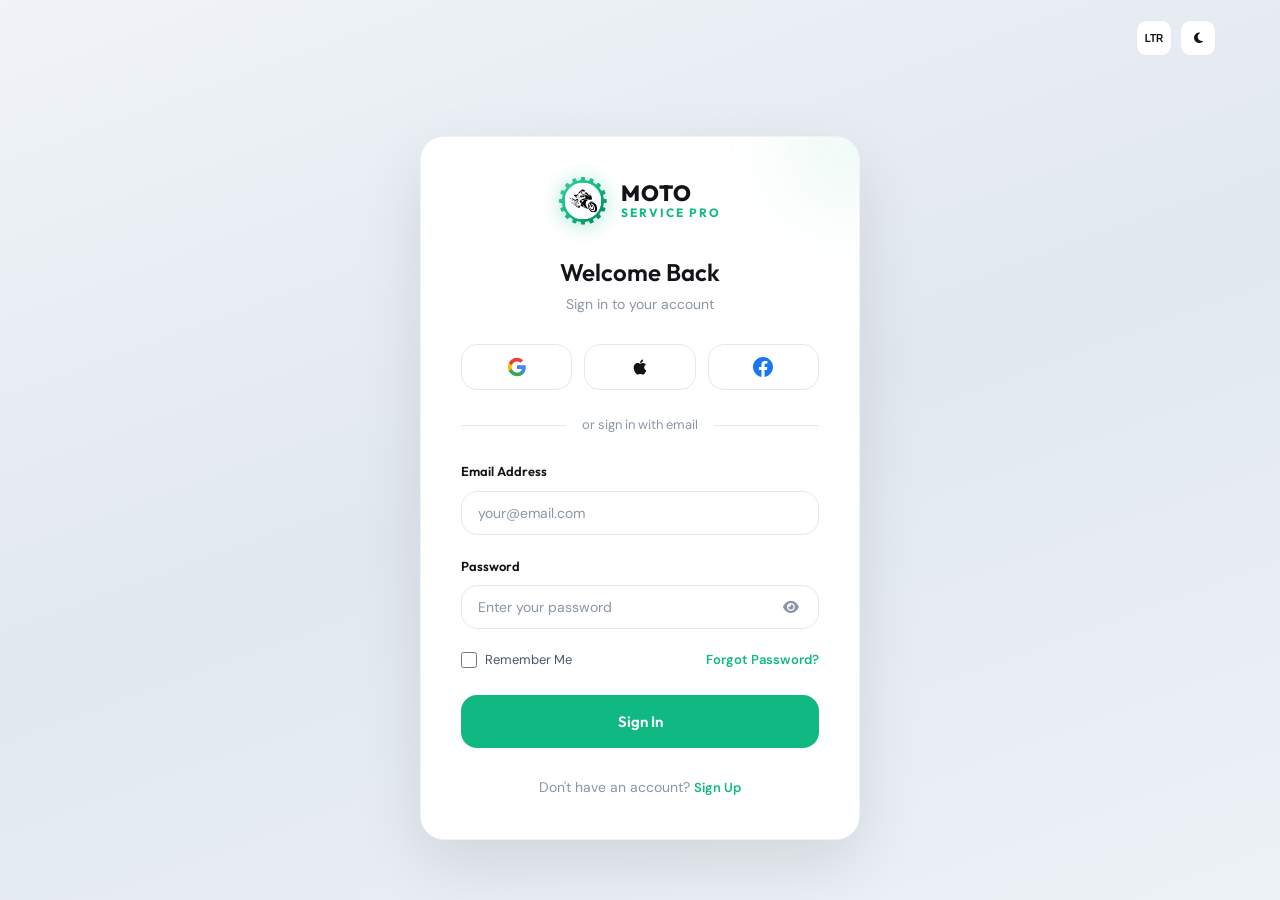
<file: login.html>
<!DOCTYPE html>
<html lang="en" id="root-html">
<head>
    <meta charset="UTF-8">
    <meta name="viewport" content="width=device-width, initial-scale=1.0">
    <meta name="description" content="Sign in to your Moto Service Pro account to manage bookings, view service history, and track your motorcycle maintenance.">
    <title>Login | Moto Service Pro — Motorcycle Service & Repair Shop</title>
    <link rel="icon" type="image/svg+xml" href="favicon.svg">
    <link rel="stylesheet" href="https://cdnjs.cloudflare.com/ajax/libs/font-awesome/6.5.1/css/all.min.css">
    <link rel="stylesheet" href="style.css">
</head>
<body class="auth-page">

<!-- Top Bar -->
<div class="auth-topbar">
    <div style="display:flex;gap:0.5rem;">
        <button onclick="toggleDir()" class="auth-toggle-btn" title="Toggle Direction">
            <span class="dir-label" style="font-size:0.625rem;font-weight:600;">LTR</span>
        </button>
        <button onclick="toggleTheme()" class="auth-toggle-btn" title="Toggle Theme" aria-label="Toggle dark mode">
            <i class="fas fa-moon theme-icon"></i>
        </button>
    </div>
</div>

<!-- Card -->
<main style="flex:1;display:flex;align-items:center;justify-content:center;padding:1rem;">
    <div class="auth-card">
        <!-- Decorative orb -->
        <div style="position:absolute;top:-60px;right:-60px;width:140px;height:140px;background:rgba(16,185,129,0.06);border-radius:50%;filter:blur(30px);pointer-events:none;"></div>

        <!-- Logo -->
        <a href="index.html" class="auth-logo" aria-label="Moto Service Pro Home">
            <img src="logo.svg" alt="Moto Service Pro Logo" width="48" height="48" />
            <div class="auth-logo-text">
                <span class="brand-top">MOTO</span>
                <span class="brand-bottom">Service Pro</span>
            </div>
        </a>

        <!-- Header -->
        <div style="text-align:center;margin-bottom:1.75rem;">
            <h1 style="font-size:1.5rem;margin-bottom:0.375rem;">Welcome Back</h1>
            <p style="font-size:0.875rem;color:var(--text-muted);">Sign in to your account</p>
        </div>

        <!-- Social Login -->
        <div class="social-login-grid">
            <button class="social-btn" title="Sign in with Google">
                <svg width="20" height="20" viewBox="0 0 24 24"><path d="M22.56 12.25c0-.78-.07-1.53-.2-2.25H12v4.26h5.92a5.06 5.06 0 01-2.2 3.32v2.77h3.57c2.08-1.92 3.28-4.74 3.28-8.1z" fill="#4285F4"/><path d="M12 23c2.97 0 5.46-.98 7.28-2.66l-3.57-2.77c-.98.66-2.23 1.06-3.71 1.06-2.86 0-5.29-1.93-6.16-4.53H2.18v2.84C3.99 20.53 7.7 23 12 23z" fill="#34A853"/><path d="M5.84 14.09c-.22-.66-.35-1.36-.35-2.09s.13-1.43.35-2.09V7.07H2.18C1.43 8.55 1 10.22 1 12s.43 3.45 1.18 4.93l2.85-2.22.81-.62z" fill="#FBBC05"/><path d="M12 5.38c1.62 0 3.06.56 4.21 1.64l3.15-3.15C17.45 2.09 14.97 1 12 1 7.7 1 3.99 3.47 2.18 7.07l3.66 2.84c.87-2.6 3.3-4.53 6.16-4.53z" fill="#EA4335"/></svg>
            </button>
            <button class="social-btn" title="Sign in with Apple">
                <svg width="20" height="20" viewBox="0 0 24 24" fill="currentColor"><path d="M17.05 20.28c-.98.95-2.05.88-3.08.4-1.09-.5-2.08-.48-3.24 0-1.44.62-2.2.44-3.06-.4C2.79 15.25 3.51 7.59 9.05 7.31c1.35.07 2.29.74 3.08.8 1.18-.24 2.31-.93 3.57-.84 1.51.12 2.65.72 3.4 1.8-3.12 1.87-2.38 5.98.48 7.13-.57 1.5-1.31 2.99-2.54 4.09zM12.03 7.25c-.15-2.23 1.66-4.07 3.74-4.25.29 2.58-2.34 4.5-3.74 4.25z"/></svg>
            </button>
            <button class="social-btn" title="Sign in with Facebook">
                <svg width="20" height="20" viewBox="0 0 24 24" fill="#1877F2"><path d="M24 12.073c0-6.627-5.373-12-12-12s-12 5.373-12 12c0 5.99 4.388 10.954 10.125 11.854v-8.385H7.078v-3.47h3.047V9.43c0-3.007 1.792-4.669 4.533-4.669 1.312 0 2.686.235 2.686.235v2.953H15.83c-1.491 0-1.956.925-1.956 1.874v2.25h3.328l-.532 3.47h-2.796v8.385C19.612 23.027 24 18.062 24 12.073z"/></svg>
            </button>
        </div>

        <!-- Divider -->
        <div class="divider">or sign in with email</div>

        <!-- Form -->
        <form onsubmit="event.preventDefault(); alert('Login successful!'); window.location.href='index.html';" id="login-form">
            <div class="form-group">
                <label class="form-label" for="login-email">Email Address</label>
                <input type="email" id="login-email" class="form-input" placeholder="your@email.com" required>
            </div>
            <div class="form-group">
                <label class="form-label" for="login-password">Password</label>
                <div class="password-wrapper">
                    <input type="password" id="login-password" class="form-input" placeholder="Enter your password" required>
                    <button type="button" class="password-toggle" onclick="togglePasswordVisibility('login-password', this.querySelector('i'))">
                        <i class="fas fa-eye"></i>
                    </button>
                </div>
            </div>
            <div style="display:flex;align-items:center;justify-content:space-between;margin-bottom:1.5rem;flex-wrap:wrap;gap:0.5rem;">
                <div class="checkbox-wrapper">
                    <input type="checkbox" id="remember-me">
                    <label for="remember-me">Remember Me</label>
                </div>
                <a href="#" class="link-primary">Forgot Password?</a>
            </div>
            <button type="submit" class="btn btn-primary w-full btn-lg">Sign In</button>
        </form>

        <!-- Footer link -->
        <p style="text-align:center;margin-top:1.75rem;font-size:0.875rem;color:var(--text-muted);">
            Don't have an account? <a href="signup.html" class="link-primary">Sign Up</a>
        </p>
    </div>
</main>

<script src="components.js"></script>
<script>
    // Override nav/footer injection for auth pages
    document.addEventListener('DOMContentLoaded', function() {
        initAuthPage();
    });
</script>
</body>
</html>
</file>
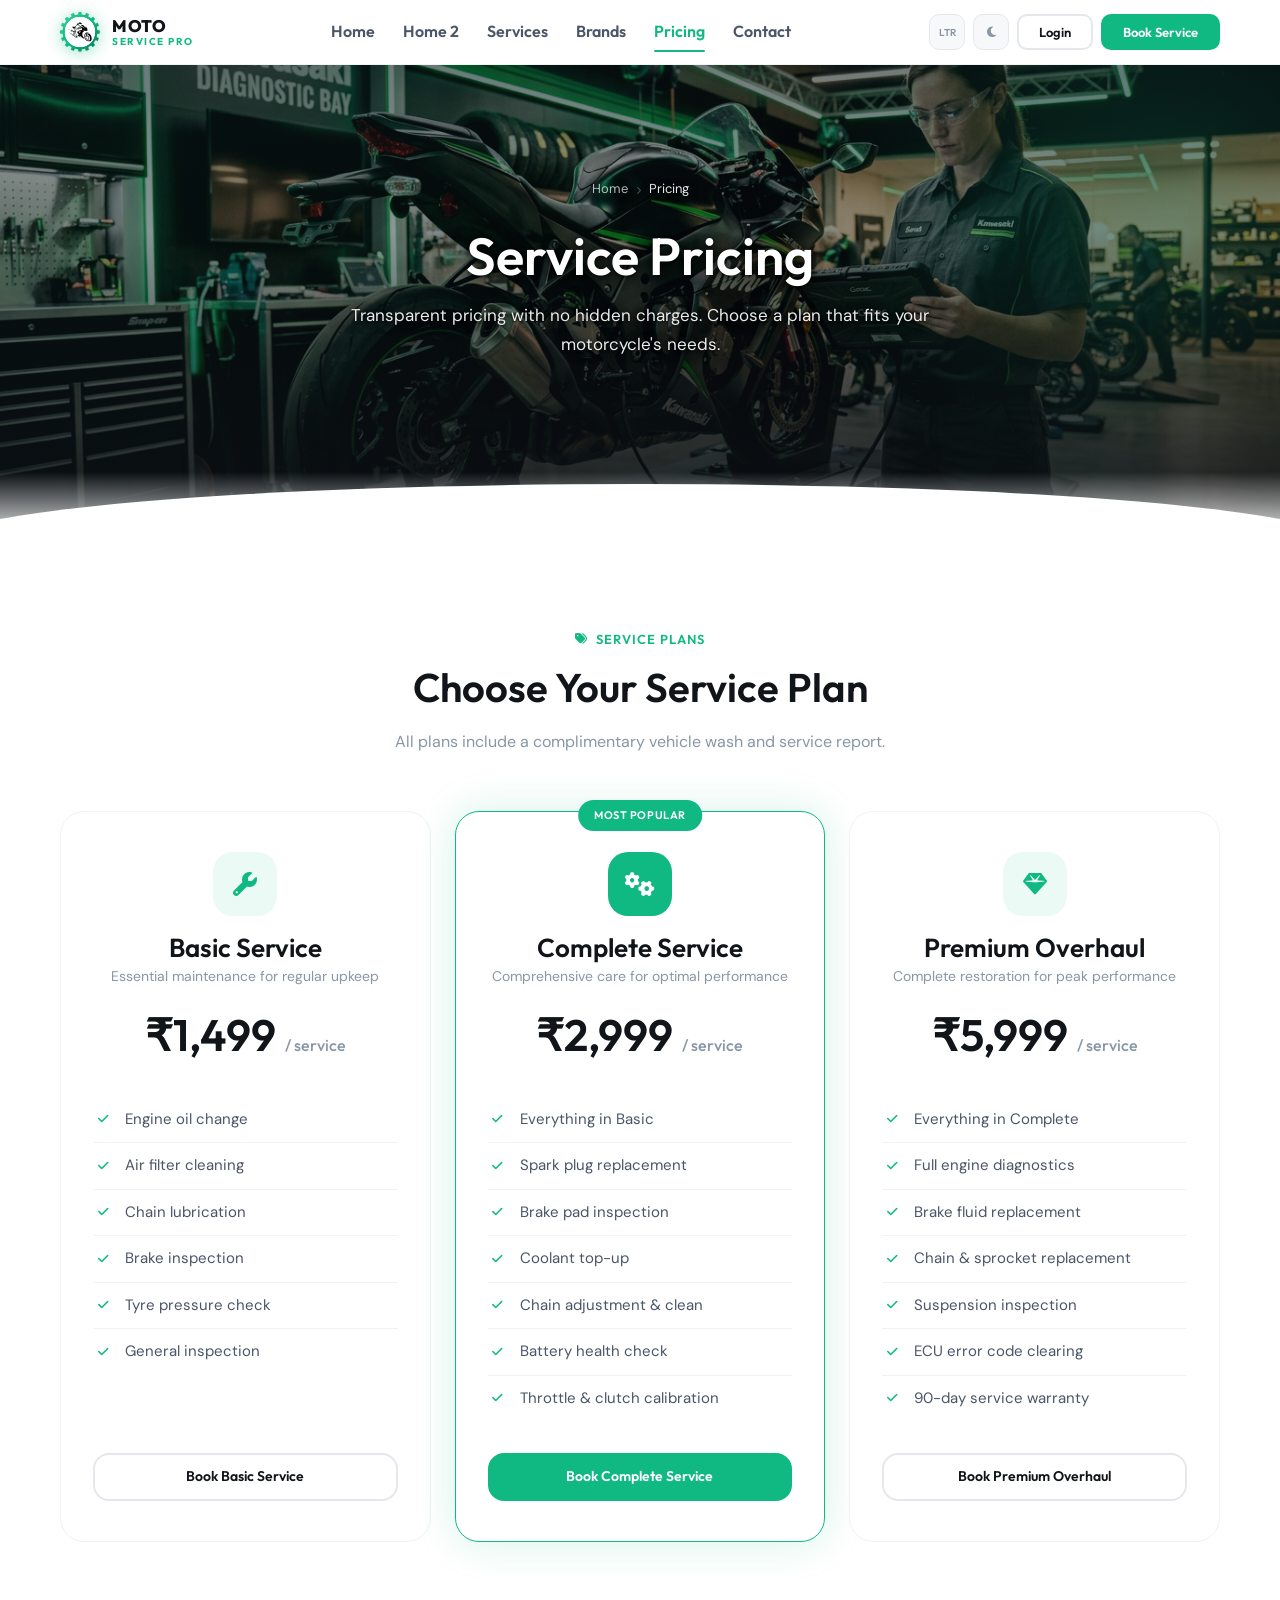
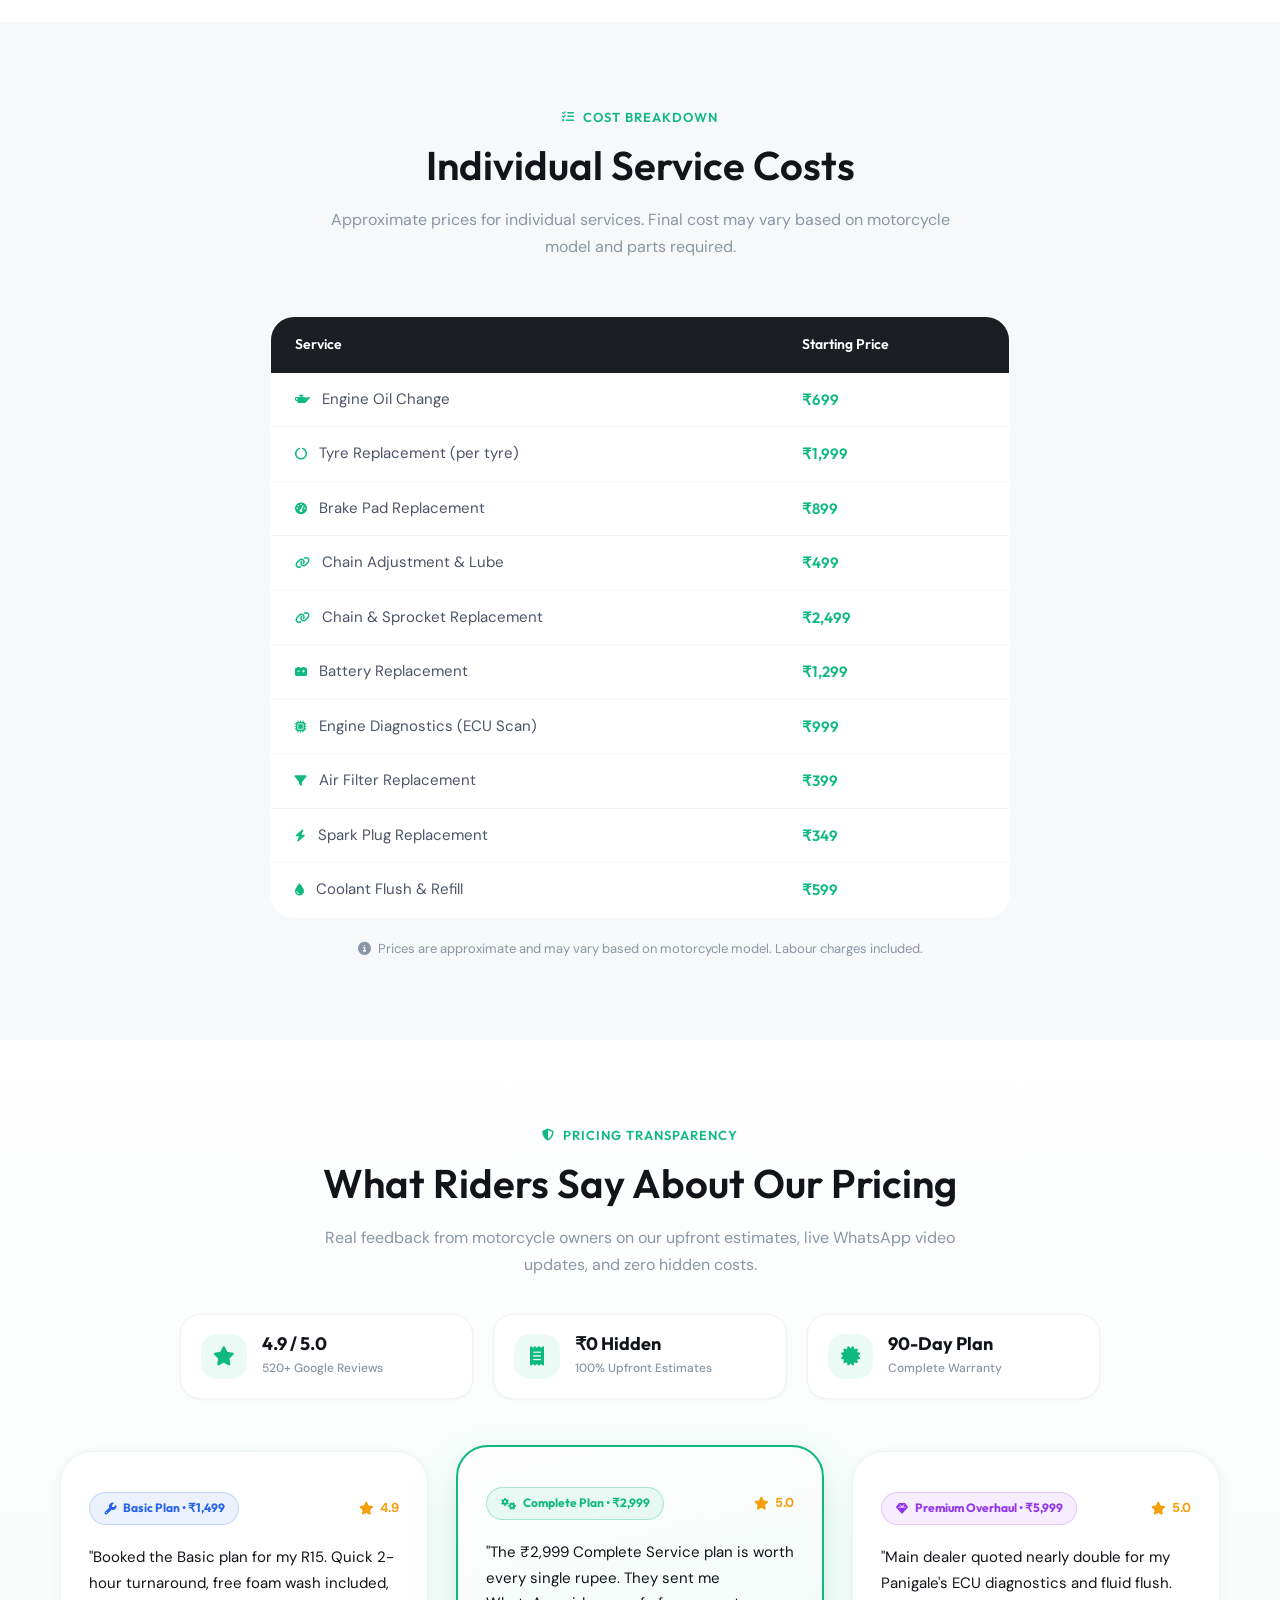
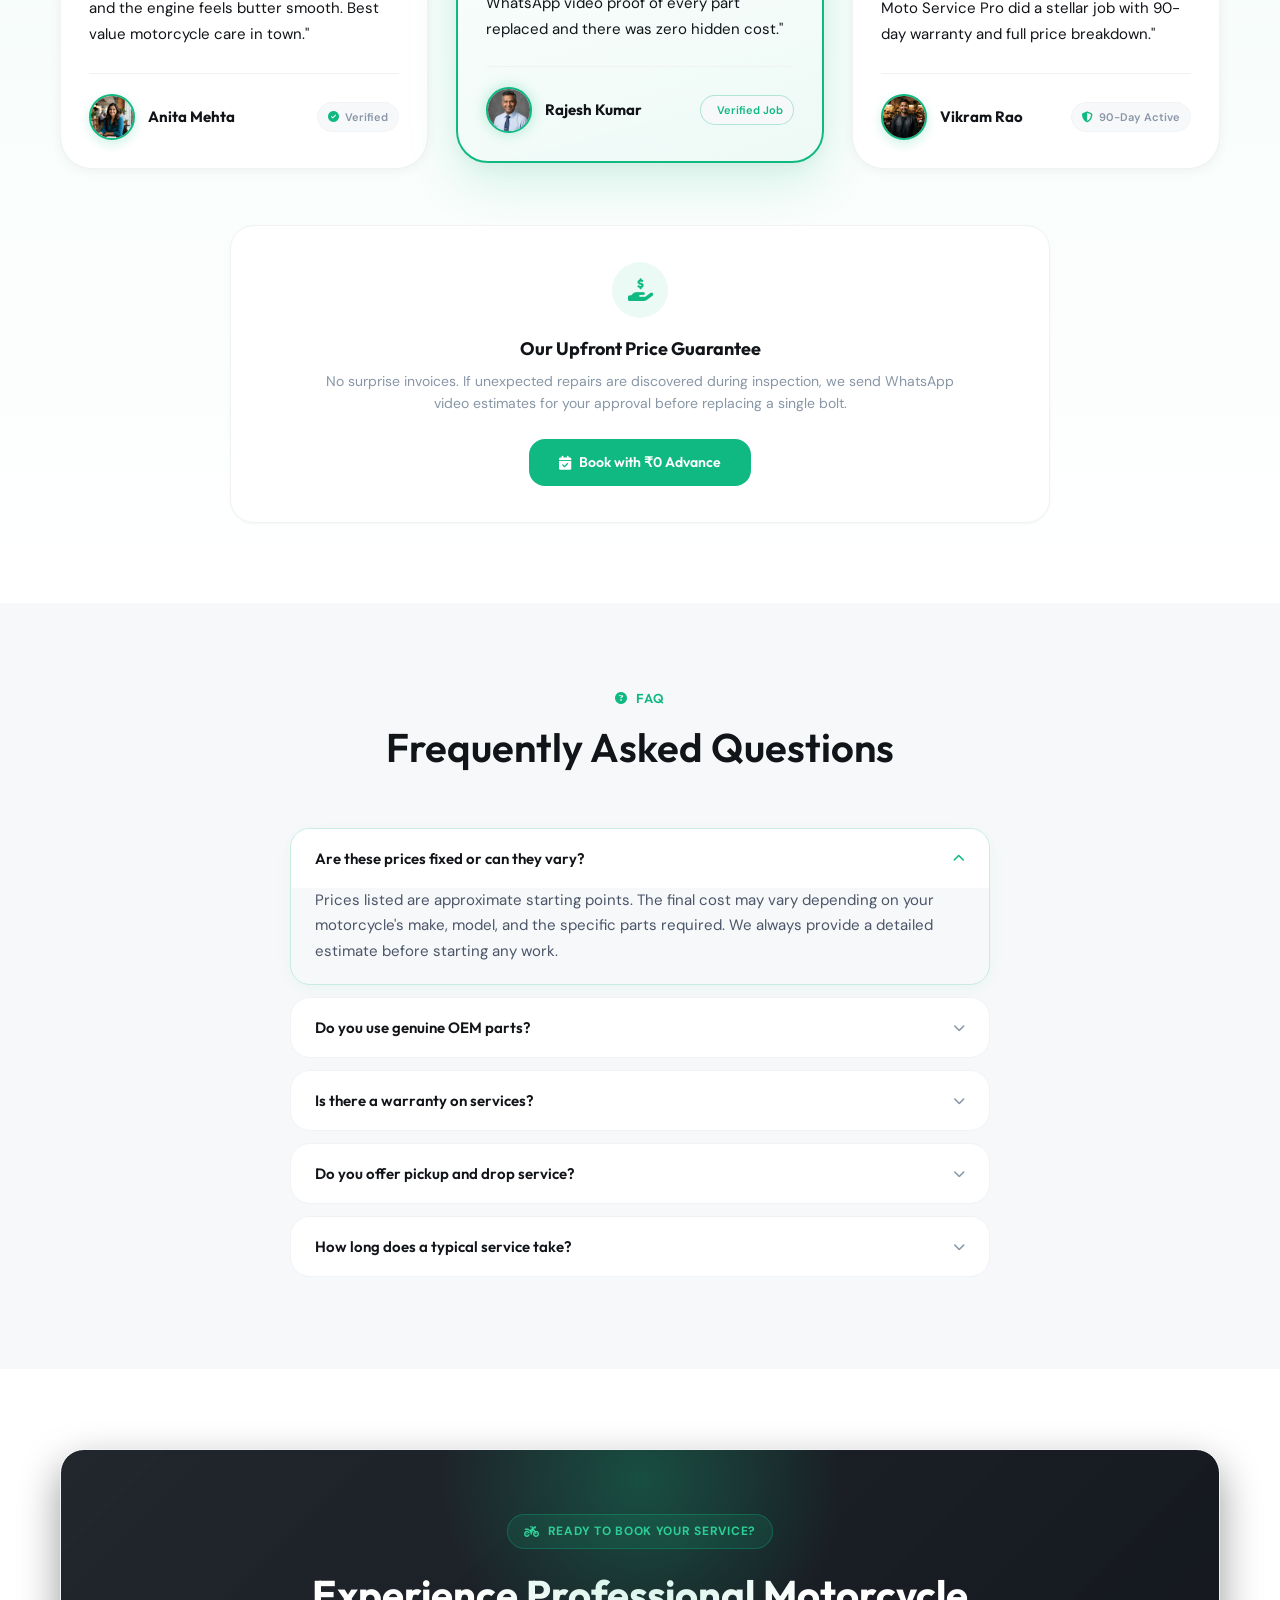
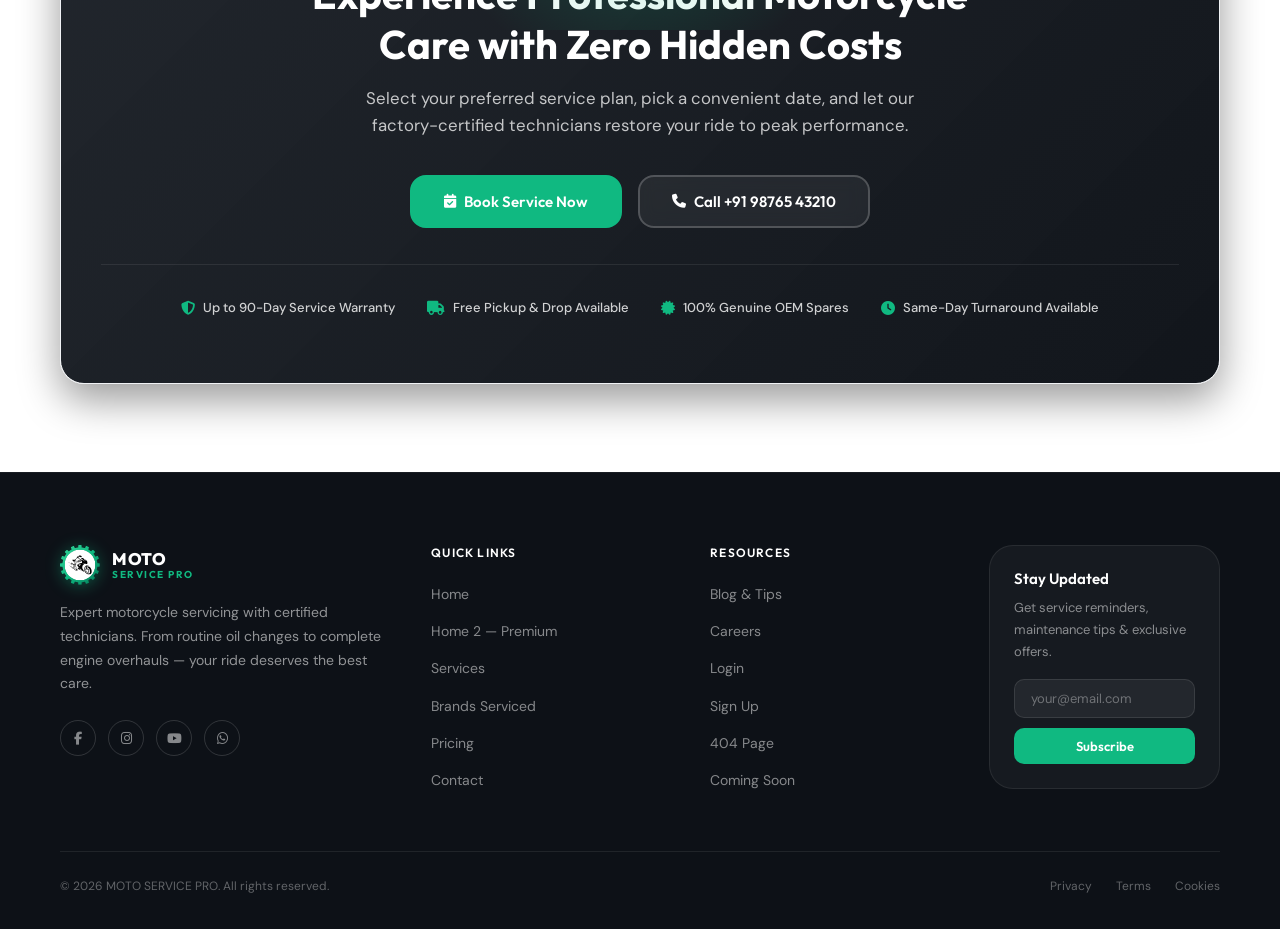
<file: pricing.html>
<!DOCTYPE html>
<html lang="en" id="root-html">
<head>
    <meta charset="UTF-8">
    <meta name="viewport" content="width=device-width, initial-scale=1.0">
    <meta name="description" content="Transparent motorcycle service pricing. View our Basic, Complete, and Premium service plans with detailed cost breakdown for all services.">
    <title>Pricing | Moto Service Pro — Motorcycle Service & Repair Shop</title>
    <link rel="icon" type="image/svg+xml" href="favicon.svg">
    <link rel="stylesheet" href="https://cdnjs.cloudflare.com/ajax/libs/font-awesome/6.5.1/css/all.min.css">
    <link rel="stylesheet" href="style.css">
    <style>
        .pricing-grid {
            display: grid;
            grid-template-columns: repeat(3, 1fr);
            gap: 1.5rem;
            align-items: stretch;
        }
        @media (max-width: 768px) {
            .pricing-grid { grid-template-columns: 1fr; max-width: 420px; margin: 0 auto; }
        }
        .cost-table {
            width: 100%;
            border-collapse: collapse;
            background: var(--bg-card);
            border-radius: var(--radius-2xl);
            overflow: hidden;
            border: 1px solid var(--border-light);
        }
        .cost-table thead th {
            background: var(--secondary);
            color: #fff;
            padding: 1rem 1.5rem;
            text-align: left;
            font-family: var(--font-heading);
            font-weight: 600;
            font-size: 0.875rem;
        }
        [dir="rtl"] .cost-table thead th { text-align: right; }
        .cost-table tbody td {
            padding: 0.875rem 1.5rem;
            border-bottom: 1px solid var(--border-light);
            font-size: 0.9375rem;
        }
        .cost-table tbody tr:last-child td {
            border-bottom: none;
        }
        .cost-table tbody tr:hover {
            background: var(--primary-subtle);
        }
        .cost-table .price-cell {
            font-family: var(--font-heading);
            font-weight: 600;
            color: var(--primary);
            white-space: nowrap;
        }

        /* ═══════════ UNIQUE PRICING VALUE REVIEWS ═══════════ */
        .pricing-reviews-section {
            position: relative;
            background: linear-gradient(180deg, var(--bg-body) 0%, rgba(16, 185, 129, 0.03) 50%, var(--bg-body) 100%);
        }

        .pricing-proof-bar {
            display: grid;
            grid-template-columns: repeat(3, 1fr);
            gap: 1.25rem;
            max-width: 920px;
            margin: 0 auto 3.25rem;
        }
        @media (max-width: 768px) {
            .pricing-proof-bar {
                grid-template-columns: 1fr;
                max-width: 420px;
            }
        }

        .proof-stat-card {
            background: var(--bg-card);
            border: 1px solid var(--border-light);
            border-radius: var(--radius-xl);
            padding: 1.15rem 1.25rem;
            display: flex;
            align-items: center;
            gap: 0.95rem;
            box-shadow: var(--shadow-sm);
            transition: var(--transition-smooth);
        }
        .proof-stat-card:hover {
            transform: translateY(-4px);
            border-color: rgba(16, 185, 129, 0.4);
            box-shadow: 0 12px 28px rgba(16, 185, 129, 0.1);
        }
        .proof-stat-icon {
            width: 2.85rem;
            height: 2.85rem;
            border-radius: var(--radius-lg);
            background: var(--primary-subtle);
            color: var(--primary);
            display: flex;
            align-items: center;
            justify-content: center;
            font-size: 1.2rem;
            flex-shrink: 0;
        }
        .proof-stat-val {
            font-family: var(--font-heading);
            font-weight: 700;
            font-size: 1.125rem;
            color: var(--text-heading);
            line-height: 1.15;
        }
        .proof-stat-lbl {
            font-size: 0.75rem;
            color: var(--text-muted);
            margin-top: 0.2rem;
            font-weight: 500;
        }

        /* 3-Card Value Deck */
        .value-deck-grid {
            display: grid;
            grid-template-columns: repeat(3, 1fr);
            gap: 1.75rem;
            align-items: stretch;
        }
        @media (max-width: 1024px) {
            .value-deck-grid {
                grid-template-columns: 1fr;
                max-width: 580px;
                margin: 0 auto;
                gap: 2.25rem;
            }
        }

        .value-card {
            position: relative;
            background: var(--bg-card);
            border: 1px solid var(--border-light);
            border-radius: var(--radius-3xl);
            padding: 2.25rem 1.75rem 1.75rem;
            display: flex;
            flex-direction: column;
            justify-content: space-between;
            transition: var(--transition-premium);
            overflow: hidden;
            box-shadow: var(--shadow-card);
        }
        .value-card:hover {
            transform: translateY(-8px);
            border-color: rgba(16, 185, 129, 0.4);
            box-shadow: 0 20px 48px rgba(0, 0, 0, 0.08), 0 0 30px rgba(16, 185, 129, 0.1);
        }

        /* Featured / Popular Value Card */
        .value-card.featured-card {
            background: linear-gradient(165deg, var(--bg-card) 0%, rgba(16, 185, 129, 0.05) 100%);
            border: 2px solid var(--primary);
            box-shadow: 0 20px 50px rgba(16, 185, 129, 0.16), 0 4px 16px rgba(0, 0, 0, 0.04);
            transform: translateY(-6px);
        }
        @media (max-width: 1024px) {
            .value-card.featured-card {
                transform: translateY(0);
            }
        }
        .value-card.featured-card:hover {
            transform: translateY(-12px);
            box-shadow: 0 28px 64px rgba(16, 185, 129, 0.26), 0 8px 24px rgba(0, 0, 0, 0.06);
        }

        .value-card-featured-badge {
            position: absolute;
            top: 0;
            left: 50%;
            transform: translateX(-50%);
            background: linear-gradient(135deg, var(--primary) 0%, #059669 100%);
            color: #FFFFFF;
            font-family: var(--font-heading);
            font-size: 0.6875rem;
            font-weight: 700;
            letter-spacing: 0.06em;
            text-transform: uppercase;
            padding: 0.35rem 1.25rem;
            border-radius: 0 0 var(--radius-md) var(--radius-md);
            box-shadow: 0 4px 14px var(--primary-glow);
            display: flex;
            align-items: center;
            gap: 0.45rem;
            white-space: nowrap;
            z-index: 2;
        }

        .value-card-top {
            display: flex;
            align-items: center;
            justify-content: space-between;
            gap: 0.75rem;
            margin-bottom: 1.25rem;
            padding-top: 0.25rem;
        }

        .plan-tag-pill {
            display: inline-flex;
            align-items: center;
            gap: 0.45rem;
            font-size: 0.75rem;
            font-weight: 700;
            padding: 0.35rem 0.85rem;
            border-radius: var(--radius-full);
            font-family: var(--font-heading);
        }
        .plan-tag-pill.basic {
            background: rgba(59, 130, 246, 0.1);
            color: #2563EB;
            border: 1px solid rgba(59, 130, 246, 0.25);
        }
        .plan-tag-pill.complete {
            background: var(--primary-subtle);
            color: var(--primary);
            border: 1px solid rgba(16, 185, 129, 0.3);
        }
        .plan-tag-pill.premium {
            background: rgba(168, 85, 247, 0.1);
            color: #9333EA;
            border: 1px solid rgba(168, 85, 247, 0.25);
        }
        .dark .plan-tag-pill.basic {
            background: rgba(59, 130, 246, 0.18);
            color: #60A5FA;
        }
        .dark .plan-tag-pill.premium {
            background: rgba(168, 85, 247, 0.18);
            color: #C084FC;
        }

        .value-score-box {
            display: flex;
            align-items: center;
            gap: 0.35rem;
            font-size: 0.8125rem;
            font-weight: 700;
            color: #F59E0B;
        }
        .value-score-box i { font-size: 0.8125rem; }

        .value-perk-chip {
            display: inline-flex;
            align-items: center;
            gap: 0.45rem;
            background: var(--bg-surface);
            border: 1px solid var(--border-light);
            border-radius: var(--radius-md);
            padding: 0.4rem 0.8rem;
            font-size: 0.75rem;
            font-weight: 600;
            color: var(--text-heading);
            margin-bottom: 1.25rem;
            width: fit-content;
        }
        .value-perk-chip i {
            color: var(--primary);
            font-size: 0.8125rem;
        }

        .value-quote-text {
            font-size: 0.9375rem;
            line-height: 1.7;
            color: var(--text-heading);
            margin-bottom: 1.5rem;
            position: relative;
        }

        .value-card-footer {
            display: flex;
            align-items: center;
            justify-content: space-between;
            padding-top: 1.25rem;
            border-top: 1px solid var(--border-light);
            gap: 0.75rem;
        }

        .rider-profile-wrap {
            display: flex;
            align-items: center;
            gap: 0.85rem;
        }

        .rider-avatar-disc {
            width: 2.85rem;
            height: 2.85rem;
            border-radius: 50%;
            border: 2px solid var(--primary);
            overflow: hidden;
            flex-shrink: 0;
            box-shadow: 0 4px 12px rgba(16, 185, 129, 0.2);
            background: var(--bg-surface);
        }
        .rider-avatar-disc img {
            width: 100%;
            height: 100%;
            object-fit: cover;
            display: block;
        }

        .rider-name-val {
            font-family: var(--font-heading);
            font-weight: 700;
            font-size: 0.9375rem;
            color: var(--text-heading);
            line-height: 1.2;
        }

        .rider-bike-val {
            font-size: 0.75rem;
            color: var(--primary);
            font-weight: 500;
            display: flex;
            align-items: center;
            gap: 0.35rem;
            margin-top: 0.2rem;
        }

        .verified-stamp {
            display: inline-flex;
            align-items: center;
            gap: 0.35rem;
            font-size: 0.6875rem;
            font-weight: 600;
            color: var(--text-muted);
            background: var(--bg-surface);
            padding: 0.3rem 0.65rem;
            border-radius: var(--radius-full);
            border: 1px solid var(--border-light);
            white-space: nowrap;
        }
        .verified-stamp i {
            color: var(--primary);
        }

        /* Bottom Transparency Guarantee Banner */
        .pricing-guarantee-banner {
            margin-top: 3.5rem;
            background: var(--bg-card);
            border: 1px solid var(--border-light);
            border-radius: var(--radius-2xl);
            padding: 2.25rem 2rem;
            display: flex;
            flex-direction: column;
            align-items: center;
            justify-content: center;
            text-align: center;
            gap: 1.5rem;
            box-shadow: var(--shadow-sm);
            max-width: 820px;
            margin-left: auto;
            margin-right: auto;
        }
        .guarantee-content {
            display: flex;
            flex-direction: column;
            align-items: center;
            text-align: center;
            gap: 1rem;
            max-width: 640px;
        }
        .guarantee-icon-badge {
            width: 3.5rem;
            height: 3.5rem;
            border-radius: 50%;
            background: var(--primary-subtle);
            color: var(--primary);
            display: flex;
            align-items: center;
            justify-content: center;
            font-size: 1.4rem;
            flex-shrink: 0;
            margin: 0 auto;
        }
        .guarantee-title {
            font-family: var(--font-heading);
            font-weight: 700;
            font-size: 1.125rem;
            color: var(--text-heading);
            margin-bottom: 0.35rem;
        }
        .guarantee-desc {
            font-size: 0.875rem;
            color: var(--text-muted);
            line-height: 1.6;
        }
        @media (max-width: 768px) {
            .pricing-guarantee-banner {
                padding: 1.75rem 1.25rem;
            }
            .pricing-guarantee-banner .btn {
                width: 100%;
                max-width: 320px;
                justify-content: center;
            }
        }
    </style>
</head>
<body>

<!-- Navbar -->
<div id="main-nav"></div>

<!-- ═══════════ PAGE HEADER ═══════════ -->
<div class="page-header" style="text-align:center;">
    <div class="page-header-bg">
        <img src="assets/images/header-pricing.jpg" alt="Motorcycle service diagnostic estimation and inspection bay">
    </div>
    <div class="page-header-overlay"></div>
    <div class="container animate-on-scroll">
        <div class="breadcrumb" style="justify-content:center;">
            <a href="index.html">Home</a>
            <span class="separator"><i class="fas fa-chevron-right" style="font-size:0.5rem;"></i></span>
            <span style="color:rgba(255,255,255,0.9);">Pricing</span>
        </div>
        <h1>Service Pricing</h1>
        <p style="margin:0 auto;">Transparent pricing with no hidden charges. Choose a plan that fits your motorcycle's needs.</p>
    </div>
</div>

<!-- ═══════════ PRICING CARDS ═══════════ -->
<section class="section" id="pricing-plans">
    <div class="container">
        <div class="section-header animate-on-scroll">
            <div class="section-label"><i class="fas fa-tags"></i> Service Plans</div>
            <h2>Choose Your Service Plan</h2>
            <p>All plans include a complimentary vehicle wash and service report.</p>
        </div>

        <div class="pricing-grid">
            <!-- Basic -->
            <div class="pricing-card animate-on-scroll">
                <div class="icon-box icon-box-lg" style="margin:0 auto 1rem;">
                    <i class="fas fa-wrench"></i>
                </div>
                <h3>Basic Service</h3>
                <p style="font-size:0.875rem;color:var(--text-muted);">Essential maintenance for regular upkeep</p>
                <div class="price">₹1,499 <span>/ service</span></div>
                <ul class="features">
                    <li><i class="fas fa-check"></i> Engine oil change</li>
                    <li><i class="fas fa-check"></i> Air filter cleaning</li>
                    <li><i class="fas fa-check"></i> Chain lubrication</li>
                    <li><i class="fas fa-check"></i> Brake inspection</li>
                    <li><i class="fas fa-check"></i> Tyre pressure check</li>
                    <li><i class="fas fa-check"></i> General inspection</li>
                </ul>
                <a href="booking.html" class="btn btn-secondary w-full">Book Basic Service</a>
            </div>

            <!-- Complete (Popular) -->
            <div class="pricing-card popular animate-on-scroll">
                <div class="icon-box icon-box-lg" style="margin:0 auto 1rem;background:var(--primary);color:#fff;">
                    <i class="fas fa-cogs"></i>
                </div>
                <h3>Complete Service</h3>
                <p style="font-size:0.875rem;color:var(--text-muted);">Comprehensive care for optimal performance</p>
                <div class="price">₹2,999 <span>/ service</span></div>
                <ul class="features">
                    <li><i class="fas fa-check"></i> Everything in Basic</li>
                    <li><i class="fas fa-check"></i> Spark plug replacement</li>
                    <li><i class="fas fa-check"></i> Brake pad inspection</li>
                    <li><i class="fas fa-check"></i> Coolant top-up</li>
                    <li><i class="fas fa-check"></i> Chain adjustment & clean</li>
                    <li><i class="fas fa-check"></i> Battery health check</li>
                    <li><i class="fas fa-check"></i> Throttle & clutch calibration</li>
                </ul>
                <a href="booking.html" class="btn btn-primary w-full">Book Complete Service</a>
            </div>

            <!-- Premium -->
            <div class="pricing-card animate-on-scroll">
                <div class="icon-box icon-box-lg" style="margin:0 auto 1rem;">
                    <i class="fas fa-gem"></i>
                </div>
                <h3>Premium Overhaul</h3>
                <p style="font-size:0.875rem;color:var(--text-muted);">Complete restoration for peak performance</p>
                <div class="price">₹5,999 <span>/ service</span></div>
                <ul class="features">
                    <li><i class="fas fa-check"></i> Everything in Complete</li>
                    <li><i class="fas fa-check"></i> Full engine diagnostics</li>
                    <li><i class="fas fa-check"></i> Brake fluid replacement</li>
                    <li><i class="fas fa-check"></i> Chain & sprocket replacement</li>
                    <li><i class="fas fa-check"></i> Suspension inspection</li>
                    <li><i class="fas fa-check"></i> ECU error code clearing</li>
                    <li><i class="fas fa-check"></i> 90-day service warranty</li>
                </ul>
                <a href="booking.html" class="btn btn-secondary w-full">Book Premium Overhaul</a>
            </div>
        </div>
    </div>
</section>

<!-- ═══════════ INDIVIDUAL SERVICE COSTS ═══════════ -->
<section class="section bg-surface" id="cost-breakdown">
    <div class="container">
        <div class="section-header animate-on-scroll">
            <div class="section-label"><i class="fas fa-list-check"></i> Cost Breakdown</div>
            <h2>Individual Service Costs</h2>
            <p>Approximate prices for individual services. Final cost may vary based on motorcycle model and parts required.</p>
        </div>

        <div style="max-width:740px;margin:0 auto;" class="animate-on-scroll">
            <table class="cost-table">
                <thead>
                    <tr>
                        <th>Service</th>
                        <th>Starting Price</th>
                    </tr>
                </thead>
                <tbody>
                    <tr>
                        <td><i class="fas fa-oil-can" style="color:var(--primary);margin-right:0.5rem;font-size:0.75rem;"></i> Engine Oil Change</td>
                        <td class="price-cell">₹699</td>
                    </tr>
                    <tr>
                        <td><i class="fas fa-circle-notch" style="color:var(--primary);margin-right:0.5rem;font-size:0.75rem;"></i> Tyre Replacement (per tyre)</td>
                        <td class="price-cell">₹1,999</td>
                    </tr>
                    <tr>
                        <td><i class="fas fa-gauge-high" style="color:var(--primary);margin-right:0.5rem;font-size:0.75rem;"></i> Brake Pad Replacement</td>
                        <td class="price-cell">₹899</td>
                    </tr>
                    <tr>
                        <td><i class="fas fa-link" style="color:var(--primary);margin-right:0.5rem;font-size:0.75rem;"></i> Chain Adjustment & Lube</td>
                        <td class="price-cell">₹499</td>
                    </tr>
                    <tr>
                        <td><i class="fas fa-link" style="color:var(--primary);margin-right:0.5rem;font-size:0.75rem;"></i> Chain & Sprocket Replacement</td>
                        <td class="price-cell">₹2,499</td>
                    </tr>
                    <tr>
                        <td><i class="fas fa-car-battery" style="color:var(--primary);margin-right:0.5rem;font-size:0.75rem;"></i> Battery Replacement</td>
                        <td class="price-cell">₹1,299</td>
                    </tr>
                    <tr>
                        <td><i class="fas fa-microchip" style="color:var(--primary);margin-right:0.5rem;font-size:0.75rem;"></i> Engine Diagnostics (ECU Scan)</td>
                        <td class="price-cell">₹999</td>
                    </tr>
                    <tr>
                        <td><i class="fas fa-filter" style="color:var(--primary);margin-right:0.5rem;font-size:0.75rem;"></i> Air Filter Replacement</td>
                        <td class="price-cell">₹399</td>
                    </tr>
                    <tr>
                        <td><i class="fas fa-bolt" style="color:var(--primary);margin-right:0.5rem;font-size:0.75rem;"></i> Spark Plug Replacement</td>
                        <td class="price-cell">₹349</td>
                    </tr>
                    <tr>
                        <td><i class="fas fa-droplet" style="color:var(--primary);margin-right:0.5rem;font-size:0.75rem;"></i> Coolant Flush & Refill</td>
                        <td class="price-cell">₹599</td>
                    </tr>
                </tbody>
            </table>
            <p style="text-align:center;margin-top:1.25rem;font-size:0.8125rem;color:var(--text-muted);"><i class="fas fa-info-circle" style="margin-right:0.25rem;"></i> Prices are approximate and may vary based on motorcycle model. Labour charges included.</p>
        </div>
    </div>
</section>

<!-- ═══════════ VALUE STORIES & TRANSPARENCY PROOF ═══════════ -->
<section class="section pricing-reviews-section" id="pricing-reviews">
    <div class="container">
        <div class="section-header animate-on-scroll" style="margin-bottom:2.25rem;">
            <div class="section-label"><i class="fas fa-shield-halved"></i> Pricing Transparency</div>
            <h2>What Riders Say About Our Pricing</h2>
            <p>Real feedback from motorcycle owners on our upfront estimates, live WhatsApp video updates, and zero hidden costs.</p>
        </div>

        <!-- 3-Pill Transparency & Savings Matrix -->
        <div class="pricing-proof-bar animate-on-scroll">
            <div class="proof-stat-card">
                <div class="proof-stat-icon"><i class="fas fa-star"></i></div>
                <div>
                    <div class="proof-stat-val">4.9 / 5.0</div>
                    <div class="proof-stat-lbl">520+ Google Reviews</div>
                </div>
            </div>
            <div class="proof-stat-card">
                <div class="proof-stat-icon"><i class="fas fa-receipt"></i></div>
                <div>
                    <div class="proof-stat-val">₹0 Hidden</div>
                    <div class="proof-stat-lbl">100% Upfront Estimates</div>
                </div>
            </div>
            <div class="proof-stat-card">
                <div class="proof-stat-icon"><i class="fas fa-certificate"></i></div>
                <div>
                    <div class="proof-stat-val">90-Day Plan</div>
                    <div class="proof-stat-lbl">Complete Warranty</div>
                </div>
            </div>
        </div>

        <!-- 3-Tier Value Cards Deck -->
        <div class="value-deck-grid animate-on-scroll">
            <!-- Card 1: Basic Tier Story -->
            <div class="value-card">
                <div>
                    <div class="value-card-top">
                        <span class="plan-tag-pill basic"><i class="fas fa-wrench"></i> Basic Plan • ₹1,499</span>
                        <div class="value-score-box"><i class="fas fa-star"></i> 4.9</div>
                    </div>
                    <p class="value-quote-text">"Booked the Basic plan for my R15. Quick 2-hour turnaround, free foam wash included, and the engine feels butter smooth. Best value motorcycle care in town."</p>
                </div>
                <div class="value-card-footer">
                    <div class="rider-profile-wrap">
                        <div class="rider-avatar-disc">
                            <img src="assets/images/rider-anita.png" alt="Anita Mehta - Yamaha R15 Rider">
                        </div>
                        <div class="rider-name-val">Anita Mehta</div>
                    </div>
                    <span class="verified-stamp"><i class="fas fa-check-circle"></i> Verified</span>
                </div>
            </div>

            <!-- Card 2: Complete Tier Story (Featured Popular Card) -->
            <div class="value-card featured-card">
                <div>
                    <div class="value-card-top">
                        <span class="plan-tag-pill complete"><i class="fas fa-cogs"></i> Complete Plan • ₹2,999</span>
                        <div class="value-score-box"><i class="fas fa-star"></i> 5.0</div>
                    </div>
                    <p class="value-quote-text">"The ₹2,999 Complete Service plan is worth every single rupee. They sent me WhatsApp video proof of every part replaced and there was zero hidden cost."</p>
                </div>
                <div class="value-card-footer">
                    <div class="rider-profile-wrap">
                        <div class="rider-avatar-disc" style="border-color:var(--primary);box-shadow:0 0 14px var(--primary-glow);">
                            <img src="assets/images/rider-rajesh.png" alt="Rajesh Kumar - Royal Enfield Rider">
                        </div>
                        <div class="rider-name-val">Rajesh Kumar</div>
                    </div>
                    <span class="verified-stamp" style="border-color:rgba(16,185,129,0.3);color:var(--primary);"><i class="fas fa-shield-check"></i> Verified Job</span>
                </div>
            </div>

            <!-- Card 3: Premium Tier Story -->
            <div class="value-card">
                <div>
                    <div class="value-card-top">
                        <span class="plan-tag-pill premium"><i class="fas fa-gem"></i> Premium Overhaul • ₹5,999</span>
                        <div class="value-score-box"><i class="fas fa-star"></i> 5.0</div>
                    </div>
                    <p class="value-quote-text">"Main dealer quoted nearly double for my Panigale's ECU diagnostics and fluid flush. Moto Service Pro did a stellar job with 90-day warranty and full price breakdown."</p>
                </div>
                <div class="value-card-footer">
                    <div class="rider-profile-wrap">
                        <div class="rider-avatar-disc">
                            <img src="assets/images/rider-vikram.jpg" alt="Vikram Rao - Ducati Rider">
                        </div>
                        <div class="rider-name-val">Vikram Rao</div>
                    </div>
                    <span class="verified-stamp"><i class="fas fa-shield-halved"></i> 90-Day Active</span>
                </div>
            </div>
        </div>

        <!-- Bottom Transparency Guarantee Banner -->
        <div class="pricing-guarantee-banner animate-on-scroll">
            <div class="guarantee-content">
                <div class="guarantee-icon-badge"><i class="fas fa-hand-holding-dollar"></i></div>
                <div>
                    <div class="guarantee-title">Our Upfront Price Guarantee</div>
                    <div class="guarantee-desc">No surprise invoices. If unexpected repairs are discovered during inspection, we send WhatsApp video estimates for your approval before replacing a single bolt.</div>
                </div>
            </div>
            <a href="booking.html" class="btn btn-primary"><i class="fas fa-calendar-check"></i> Book with ₹0 Advance</a>
        </div>
    </div>
</section>

<!-- ═══════════ FAQ ═══════════ -->
<section class="section bg-surface" id="pricing-faq">
    <div class="container">
        <div class="section-header animate-on-scroll">
            <div class="section-label"><i class="fas fa-circle-question"></i> FAQ</div>
            <h2>Frequently Asked Questions</h2>
        </div>

        <div style="max-width:700px;margin:0 auto;" class="animate-on-scroll">
            <div class="faq-item active">
                <button class="faq-question" onclick="toggleFAQ(this)">
                    Are these prices fixed or can they vary?
                    <i class="fas fa-chevron-down"></i>
                </button>
                <div class="faq-answer">
                    <div class="faq-answer-inner">Prices listed are approximate starting points. The final cost may vary depending on your motorcycle's make, model, and the specific parts required. We always provide a detailed estimate before starting any work.</div>
                </div>
            </div>
            <div class="faq-item">
                <button class="faq-question" onclick="toggleFAQ(this)">
                    Do you use genuine OEM parts?
                    <i class="fas fa-chevron-down"></i>
                </button>
                <div class="faq-answer">
                    <div class="faq-answer-inner">Yes, we prioritize genuine OEM parts for all services. We also offer quality aftermarket alternatives at lower price points when requested, but we always recommend OEM for optimal performance and warranty compliance.</div>
                </div>
            </div>
            <div class="faq-item">
                <button class="faq-question" onclick="toggleFAQ(this)">
                    Is there a warranty on services?
                    <i class="fas fa-chevron-down"></i>
                </button>
                <div class="faq-answer">
                    <div class="faq-answer-inner">Our Premium Overhaul plan includes a 90-day service warranty. Basic and Complete service plans come with a 30-day warranty on labour and parts replaced during the service.</div>
                </div>
            </div>
            <div class="faq-item">
                <button class="faq-question" onclick="toggleFAQ(this)">
                    Do you offer pickup and drop service?
                    <i class="fas fa-chevron-down"></i>
                </button>
                <div class="faq-answer">
                    <div class="faq-answer-inner">Yes! We offer free pickup and drop service within a 10km radius for Complete and Premium service plans. For Basic service, a nominal pickup charge of ₹199 applies.</div>
                </div>
            </div>
            <div class="faq-item">
                <button class="faq-question" onclick="toggleFAQ(this)">
                    How long does a typical service take?
                    <i class="fas fa-chevron-down"></i>
                </button>
                <div class="faq-answer">
                    <div class="faq-answer-inner">Basic service typically takes 2-3 hours, Complete service takes 4-5 hours, and Premium Overhaul takes 1-2 business days depending on the work required. We'll keep you informed throughout the process.</div>
                </div>
            </div>
        </div>
    </div>
</section>

<!-- ═══════════ CALL TO ACTION ═══════════ -->
<section class="cta-normal-section" id="pricing-cta">
    <div class="container">
        <div class="cta-normal-card animate-on-scroll">
            <div class="cta-normal-badge">
                <i class="fas fa-motorcycle"></i> Ready to Book Your Service?
            </div>
            <h2 class="cta-normal-title">
                Experience Professional Motorcycle Care with Zero Hidden Costs
            </h2>
            <p class="cta-normal-desc">
                Select your preferred service plan, pick a convenient date, and let our factory-certified technicians restore your ride to peak performance.
            </p>
            <div class="cta-normal-actions">
                <a href="booking.html" class="btn btn-primary btn-lg">
                    <i class="fas fa-calendar-check"></i> Book Service Now
                </a>
                <a href="tel:+919876543210" class="btn btn-lg" style="border-color:rgba(255,255,255,0.2);color:#fff;background:rgba(255,255,255,0.06);backdrop-filter:blur(8px);">
                    <i class="fas fa-phone"></i> Call +91 98765 43210
                </a>
            </div>
            <div class="cta-normal-features">
                <div class="cta-normal-feature-item">
                    <i class="fas fa-shield-alt"></i>
                    <span>Up to 90-Day Service Warranty</span>
                </div>
                <div class="cta-normal-feature-item">
                    <i class="fas fa-truck"></i>
                    <span>Free Pickup & Drop Available</span>
                </div>
                <div class="cta-normal-feature-item">
                    <i class="fas fa-certificate"></i>
                    <span>100% Genuine OEM Spares</span>
                </div>
                <div class="cta-normal-feature-item">
                    <i class="fas fa-clock"></i>
                    <span>Same-Day Turnaround Available</span>
                </div>
            </div>
        </div>
    </div>
</section>

<!-- Footer -->
<div id="main-footer"></div>

<script src="components.js"></script>
</body>
</html>
</file>
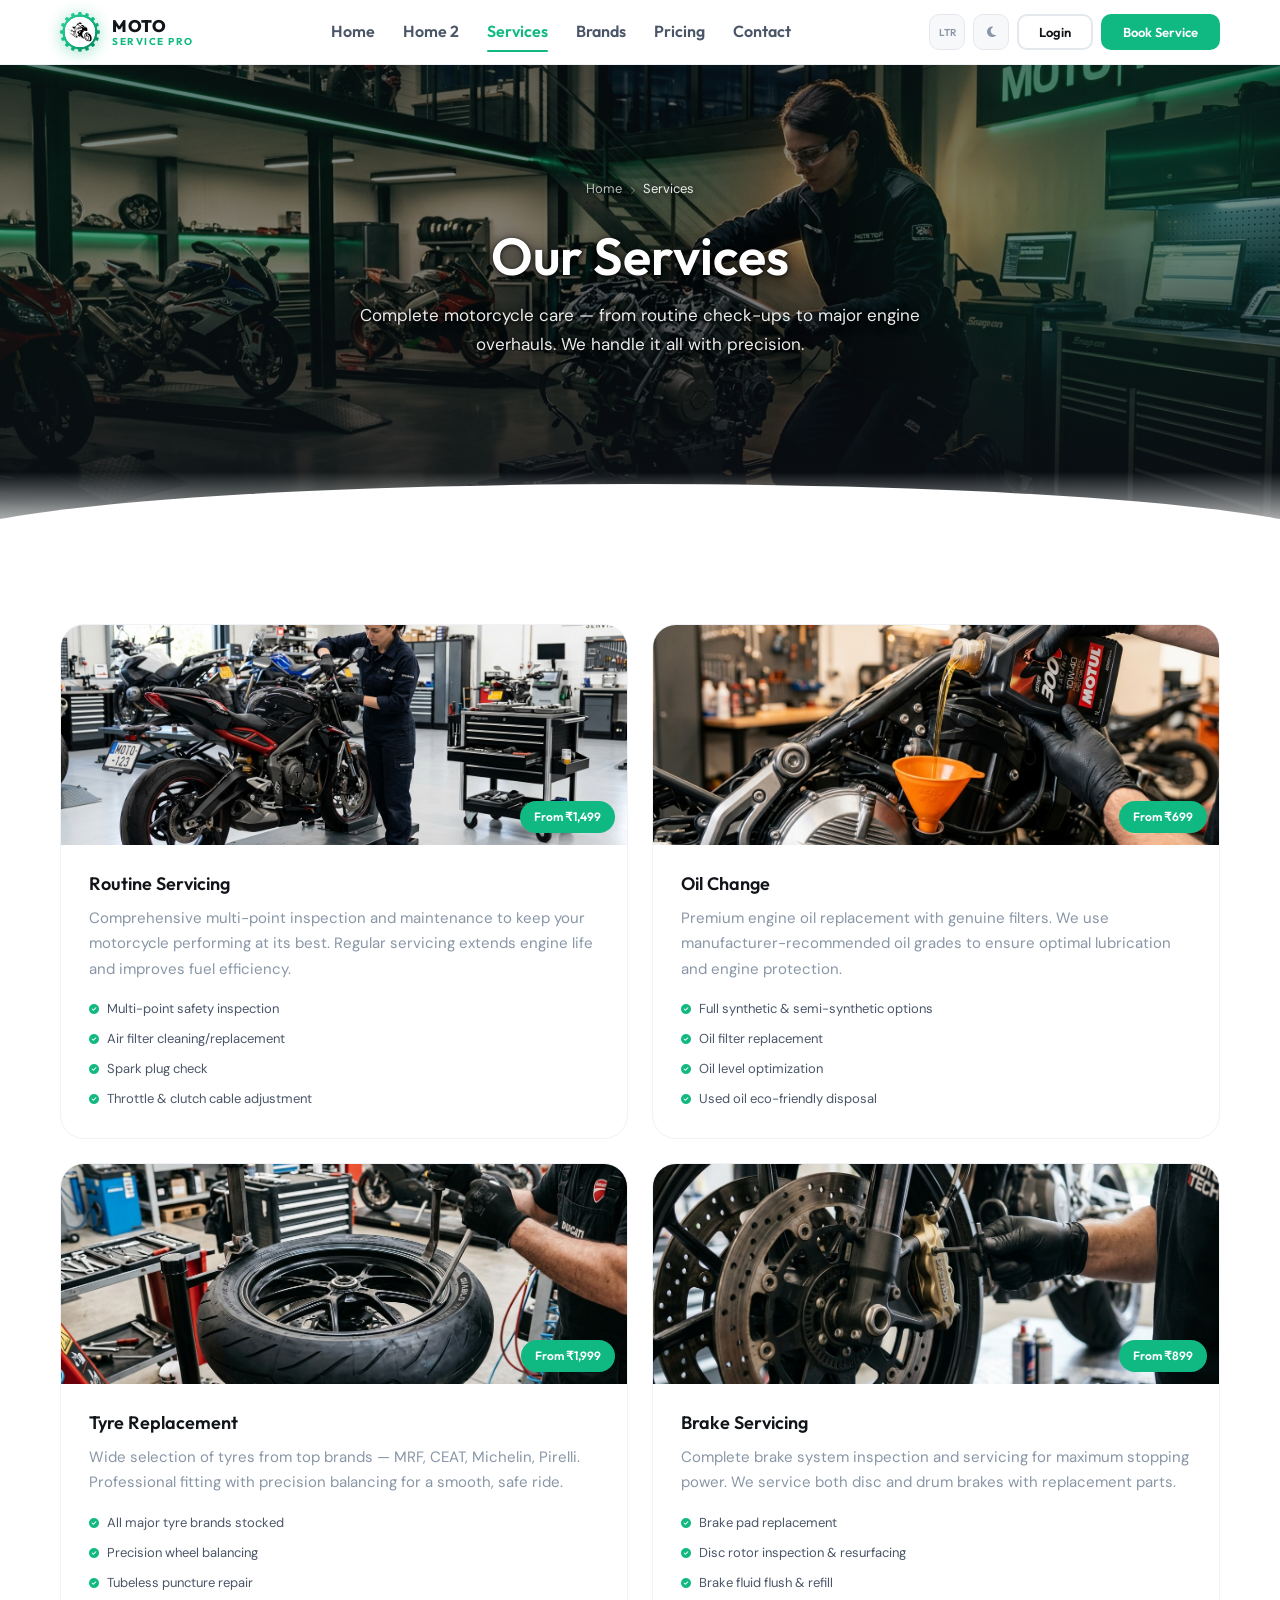
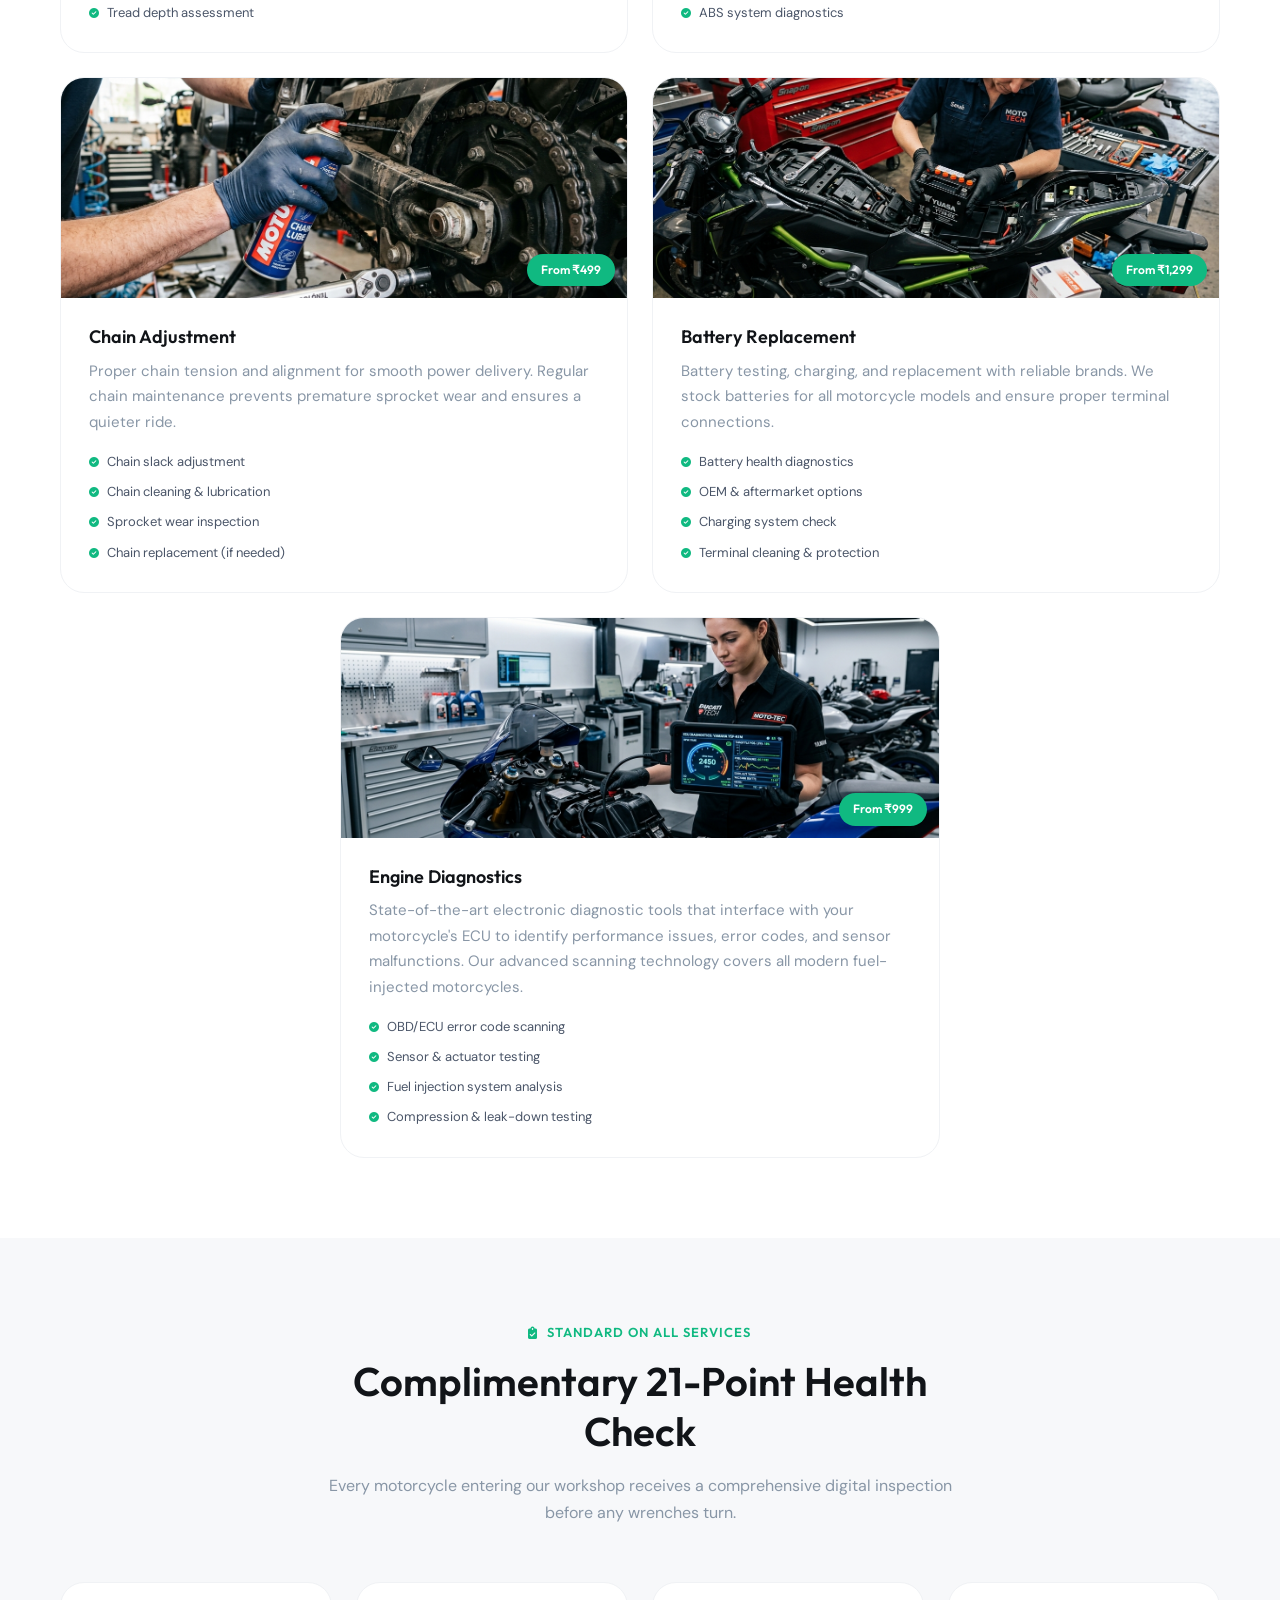
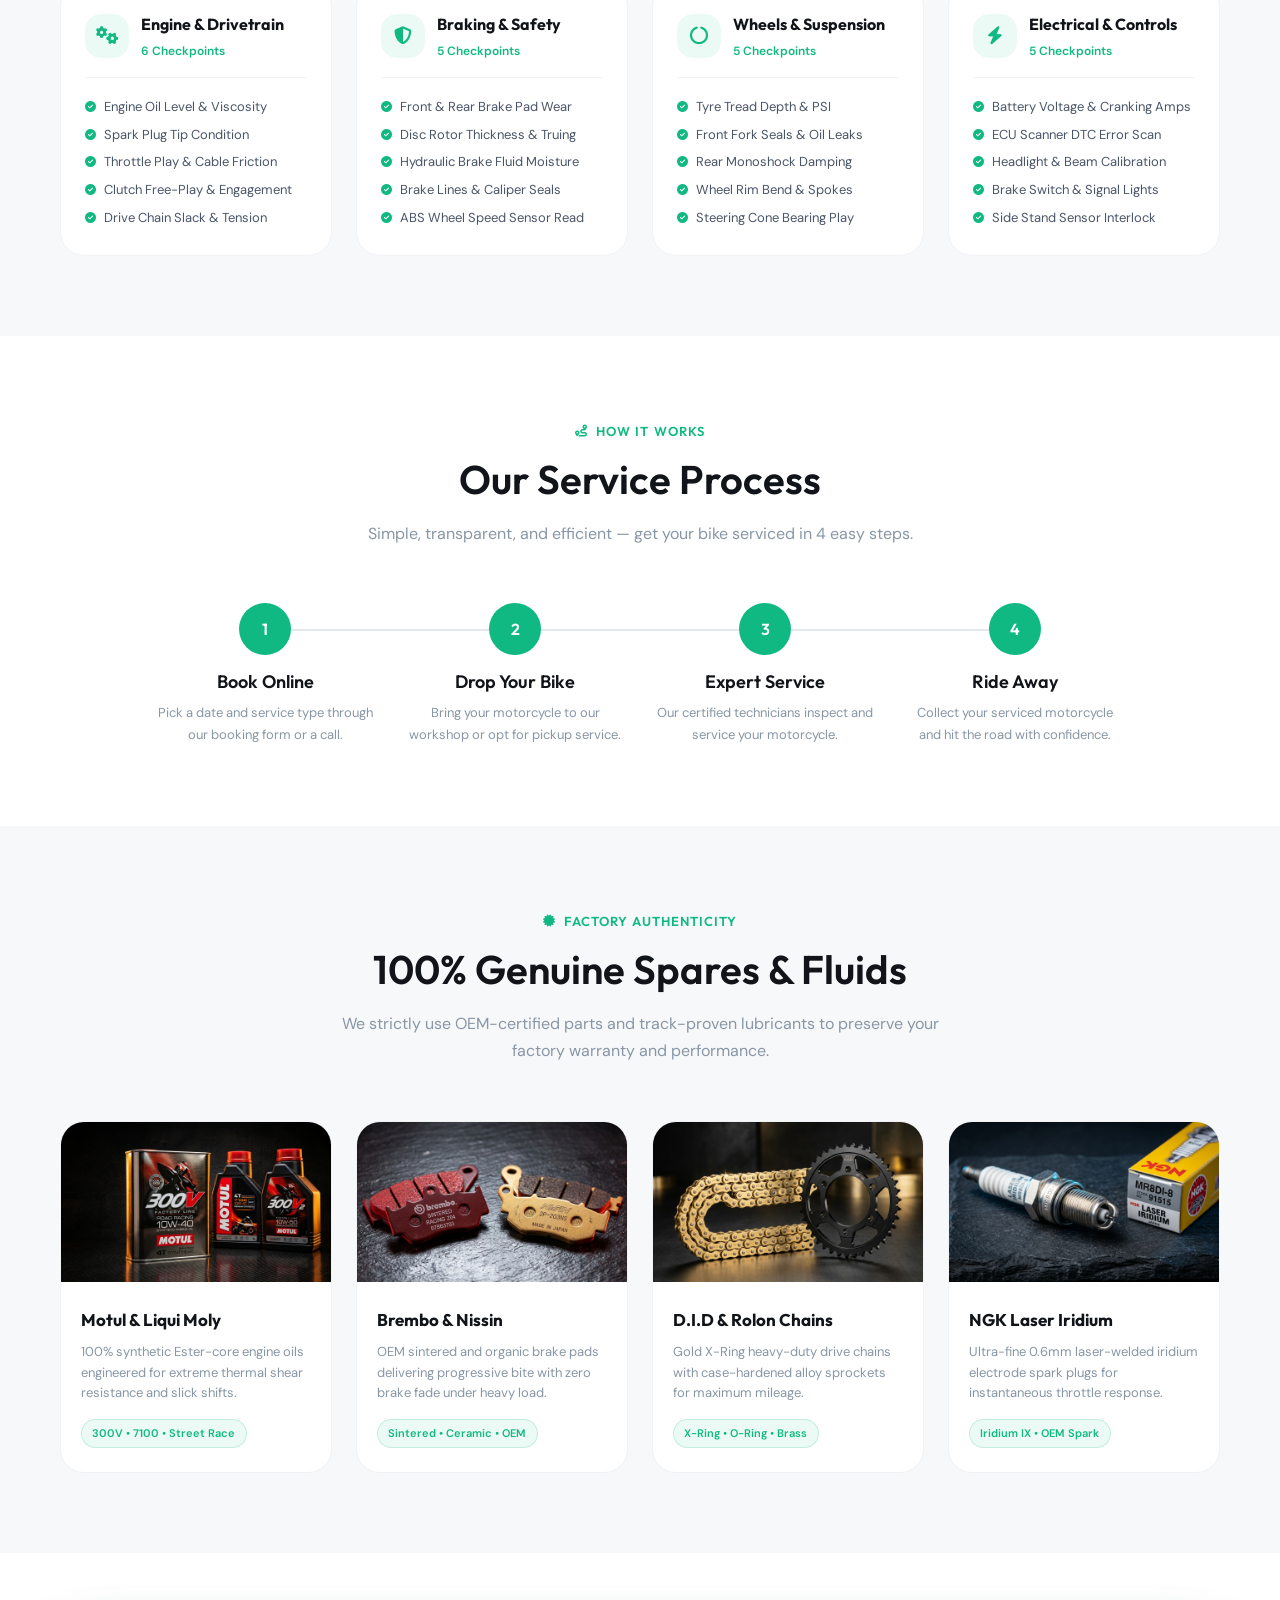
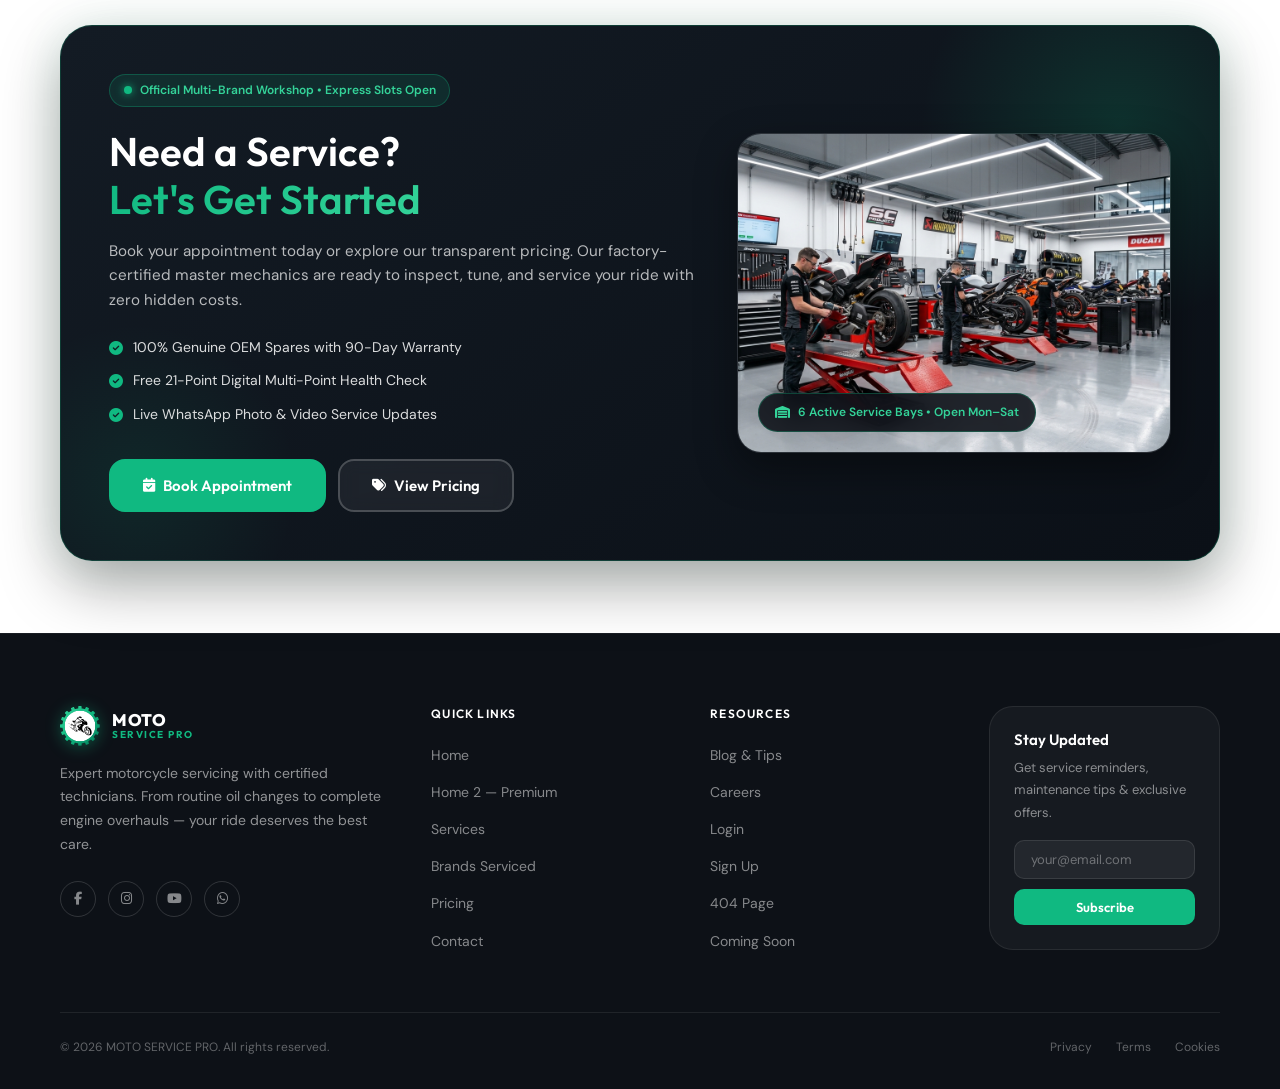
<file: services.html>
<!DOCTYPE html>
<html lang="en" id="root-html">
<head>
    <meta charset="UTF-8">
    <meta name="viewport" content="width=device-width, initial-scale=1.0">
    <meta name="description" content="Complete motorcycle service solutions — routine servicing, oil change, tyre replacement, brake servicing, chain adjustment, battery replacement, and engine diagnostics.">
    <title>Services | Moto Service Pro — Motorcycle Service & Repair Shop</title>
    <link rel="icon" type="image/svg+xml" href="favicon.svg">
    <link rel="stylesheet" href="https://cdnjs.cloudflare.com/ajax/libs/font-awesome/6.5.1/css/all.min.css">
    <link rel="stylesheet" href="style.css">
    <style>
        .service-card {
            background: var(--bg-card);
            border: 1px solid var(--border-light);
            border-radius: var(--radius-2xl);
            overflow: hidden;
            transition: var(--transition-premium);
        }
        .service-card:hover {
            transform: translateY(-6px);
            box-shadow: var(--shadow-card-hover);
        }
        .service-card-img {
            height: 220px;
            overflow: hidden;
            position: relative;
        }
        .service-card-img img {
            width: 100%;
            height: 100%;
            object-fit: cover;
            transition: transform 0.5s ease;
        }
        .service-card:hover .service-card-img img {
            transform: scale(1.06);
        }
        .service-card-img .price-badge {
            position: absolute;
            bottom: 0.75rem;
            right: 0.75rem;
            background: var(--primary);
            color: #fff;
            font-family: var(--font-heading);
            font-weight: 600;
            font-size: 0.75rem;
            padding: 0.375rem 0.875rem;
            border-radius: var(--radius-full);
        }
        [dir="rtl"] .service-card-img .price-badge {
            right: auto;
            left: 0.75rem;
        }
        .service-card-body {
            padding: 1.75rem;
        }
        .service-card-body h3 {
            font-size: 1.125rem;
            margin-bottom: 0.625rem;
        }
        .service-card-body p {
            font-size: 0.9375rem;
            color: var(--text-muted);
            margin-bottom: 1rem;
        }
        .service-card-body .feature-list {
            display: flex;
            flex-direction: column;
            gap: 0.5rem;
        }
        .service-card-body .feature-list li {
            display: flex;
            align-items: center;
            gap: 0.5rem;
            font-size: 0.8125rem;
            color: var(--text-body);
        }
        .service-card-body .feature-list li i {
            color: var(--primary);
            font-size: 0.625rem;
            flex-shrink: 0;
        }
        .services-grid {
            display: grid;
            grid-template-columns: repeat(2, 1fr);
            gap: 1.5rem;
        }
        @media (max-width: 768px) {
            .services-grid {
                grid-template-columns: 1fr;
                max-width: 600px;
                margin: 0 auto;
            }
        }

        /* --- Split CTA with Image for Services Page --- */
        .services-cta-wrapper {
            background: linear-gradient(145deg, #131B24 0%, #0B1017 100%);
            border: 1px solid rgba(16, 185, 129, 0.25);
            border-radius: var(--radius-3xl);
            padding: 3rem;
            position: relative;
            overflow: hidden;
            box-shadow: 0 24px 60px rgba(0,0,0,0.35), 0 0 50px rgba(16, 185, 129, 0.08);
        }

        .services-cta-grid {
            display: grid;
            grid-template-columns: 1.15fr 0.85fr;
            gap: 2.5rem;
            align-items: center;
            position: relative;
            z-index: 2;
        }

        .services-cta-img-container {
            position: relative;
            height: 320px;
            border-radius: var(--radius-2xl);
            overflow: hidden;
            border: 1px solid rgba(255, 255, 255, 0.12);
            box-shadow: 0 16px 40px rgba(0, 0, 0, 0.4);
        }

        .services-cta-img-container img {
            width: 100%;
            height: 100%;
            object-fit: cover;
            transition: transform 0.6s ease;
        }

        .services-cta-img-container:hover img {
            transform: scale(1.05);
        }

        .services-cta-badge {
            position: absolute;
            bottom: 1.25rem;
            left: 1.25rem;
            background: rgba(13, 17, 23, 0.88);
            backdrop-filter: blur(12px);
            border: 1px solid rgba(16, 185, 129, 0.3);
            border-radius: var(--radius-full);
            padding: 0.5rem 1rem;
            display: inline-flex;
            align-items: center;
            gap: 0.5rem;
            font-size: 0.75rem;
            font-weight: 600;
            color: #34D399;
        }

        @media (max-width: 992px) {
            .services-cta-grid {
                grid-template-columns: 1fr;
                gap: 2rem;
            }
            .services-cta-wrapper {
                padding: 2.5rem 1.5rem;
            }
            .services-cta-img-container {
                height: 240px;
            }
        }

        /* --- 21-Point Inspection Grid --- */
        .inspection-categories-grid {
            display: grid;
            grid-template-columns: repeat(4, 1fr);
            gap: 1.5rem;
        }
        @media (max-width: 1024px) {
            .inspection-categories-grid { grid-template-columns: repeat(2, 1fr); }
        }
        @media (max-width: 640px) {
            .inspection-categories-grid {
                grid-template-columns: 1fr;
                max-width: 600px;
                margin: 0 auto;
            }
        }
        .inspection-category-card {
            background: var(--bg-card);
            border: 1px solid var(--border-light);
            border-radius: var(--radius-2xl);
            padding: 1.75rem 1.5rem;
            transition: var(--transition-premium);
            display: flex;
            flex-direction: column;
        }

        .inspection-category-card:hover {
            transform: translateY(-6px);
            border-color: rgba(16, 185, 129, 0.4);
            box-shadow: 0 16px 36px rgba(16, 185, 129, 0.1);
        }

        .inspection-cat-header {
            display: flex;
            align-items: center;
            gap: 0.75rem;
            margin-bottom: 1.25rem;
            padding-bottom: 1rem;
            border-bottom: 1px solid var(--border-light);
        }

        .inspection-cat-icon {
            width: 2.75rem;
            height: 2.75rem;
            border-radius: var(--radius-lg);
            background: var(--primary-subtle);
            color: var(--primary);
            display: flex;
            align-items: center;
            justify-content: center;
            font-size: 1.125rem;
            flex-shrink: 0;
        }

        .inspection-cat-title {
            font-family: var(--font-heading);
            font-size: 1rem;
            font-weight: 700;
            color: var(--text-heading);
            margin-bottom: 0.15rem;
        }

        .inspection-cat-count {
            font-size: 0.75rem;
            font-weight: 600;
            color: var(--primary);
        }

        .inspection-list {
            display: flex;
            flex-direction: column;
            gap: 0.6rem;
            flex-grow: 1;
        }

        .inspection-item {
            display: flex;
            align-items: flex-start;
            gap: 0.5rem;
            font-size: 0.8125rem;
            color: var(--text-body);
            line-height: 1.4;
        }

        .inspection-item i {
            color: var(--primary);
            font-size: 0.6875rem;
            margin-top: 0.25rem;
            flex-shrink: 0;
        }

        /* --- Genuine Spares Grid --- */
        .spares-guarantee-grid {
            display: grid;
            grid-template-columns: repeat(4, 1fr);
            gap: 1.5rem;
        }
        @media (max-width: 1024px) {
            .spares-guarantee-grid { grid-template-columns: repeat(2, 1fr); }
        }
        @media (max-width: 640px) {
            .spares-guarantee-grid {
                grid-template-columns: 1fr;
                max-width: 600px;
                margin: 0 auto;
            }
        }

        .spare-card {
            background: var(--bg-card);
            border: 1px solid var(--border-light);
            border-radius: var(--radius-2xl);
            overflow: hidden;
            display: flex;
            flex-direction: column;
            transition: var(--transition-premium);
            text-align: left;
        }

        .spare-card:hover {
            transform: translateY(-6px);
            border-color: rgba(16, 185, 129, 0.4);
            box-shadow: 0 16px 36px rgba(16, 185, 129, 0.1);
        }

        .spare-image-wrap {
            position: relative;
            height: 160px;
            overflow: hidden;
            background: #0B0E14;
        }

        .spare-img {
            width: 100%;
            height: 100%;
            object-fit: cover;
            transition: transform 0.6s cubic-bezier(0.16, 1, 0.3, 1);
        }

        .spare-card:hover .spare-img {
            transform: scale(1.08);
        }

        .spare-icon-wrap {
            position: absolute;
            bottom: 0.75rem;
            right: 0.75rem;
            width: 2.75rem;
            height: 2.75rem;
            border-radius: var(--radius-lg);
            background: rgba(13, 17, 23, 0.88);
            backdrop-filter: blur(10px);
            border: 1px solid rgba(255, 255, 255, 0.15);
            color: var(--primary);
            display: flex;
            align-items: center;
            justify-content: center;
            font-size: 1.1rem;
            transition: var(--transition-smooth);
        }

        .spare-card:hover .spare-icon-wrap {
            background: var(--primary);
            color: #FFFFFF;
            border-color: var(--primary);
            box-shadow: 0 8px 20px var(--primary-glow);
        }

        .spare-body {
            padding: 1.5rem 1.25rem 1.5rem;
            flex: 1;
            display: flex;
            flex-direction: column;
        }

        .spare-title {
            font-family: var(--font-heading);
            font-size: 1.0625rem;
            font-weight: 700;
            color: var(--text-heading);
            margin-bottom: 0.5rem;
        }

        .spare-desc {
            font-size: 0.8125rem;
            color: var(--text-muted);
            line-height: 1.55;
            flex: 1;
        }

        .spare-brand-tag {
            display: inline-block;
            margin-top: 1rem;
            font-size: 0.6875rem;
            font-weight: 600;
            color: var(--primary);
            background: var(--primary-subtle);
            padding: 0.25rem 0.65rem;
            border-radius: var(--radius-full);
            border: 1px solid rgba(16, 185, 129, 0.2);
            align-self: flex-start;
        }
    </style>
</head>
<body>

<!-- Navbar -->
<div id="main-nav"></div>

<!-- ═══════════ PAGE HEADER ═══════════ -->
<div class="page-header" style="text-align:center;">
    <div class="page-header-bg">
        <img src="assets/images/header-services.jpg" alt="Motorcycle engine diagnostic and performance tuning service">
    </div>
    <div class="page-header-overlay"></div>
    <div class="container animate-on-scroll">
        <div class="breadcrumb" style="justify-content:center;">
            <a href="index.html">Home</a>
            <span class="separator"><i class="fas fa-chevron-right" style="font-size:0.5rem;"></i></span>
            <span style="color:rgba(255,255,255,0.9);">Services</span>
        </div>
        <h1>Our Services</h1>
        <p style="margin:0 auto;">Complete motorcycle care — from routine check-ups to major engine overhauls. We handle it all with precision.</p>
    </div>
</div>

<!-- ═══════════ SERVICES GRID ═══════════ -->
<section class="section" id="all-services">
    <div class="container">
        <div class="services-grid">
            <!-- 1. Routine Servicing -->
            <div class="service-card animate-on-scroll">
                <div class="service-card-img">
                    <img src="assets/images/services-routine.jpg" alt="Mechanic performing routine motorcycle service">
                    <span class="price-badge">From ₹1,499</span>
                </div>
                <div class="service-card-body">
                    <h3>Routine Servicing</h3>
                    <p>Comprehensive multi-point inspection and maintenance to keep your motorcycle performing at its best. Regular servicing extends engine life and improves fuel efficiency.</p>
                    <ul class="feature-list">
                        <li><i class="fas fa-check-circle"></i> Multi-point safety inspection</li>
                        <li><i class="fas fa-check-circle"></i> Air filter cleaning/replacement</li>
                        <li><i class="fas fa-check-circle"></i> Spark plug check</li>
                        <li><i class="fas fa-check-circle"></i> Throttle & clutch cable adjustment</li>
                    </ul>
                </div>
            </div>

            <!-- 2. Oil Change -->
            <div class="service-card animate-on-scroll">
                <div class="service-card-img">
                    <img src="assets/images/services-oil.jpg" alt="Motorcycle engine oil being changed">
                    <span class="price-badge">From ₹699</span>
                </div>
                <div class="service-card-body">
                    <h3>Oil Change</h3>
                    <p>Premium engine oil replacement with genuine filters. We use manufacturer-recommended oil grades to ensure optimal lubrication and engine protection.</p>
                    <ul class="feature-list">
                        <li><i class="fas fa-check-circle"></i> Full synthetic & semi-synthetic options</li>
                        <li><i class="fas fa-check-circle"></i> Oil filter replacement</li>
                        <li><i class="fas fa-check-circle"></i> Oil level optimization</li>
                        <li><i class="fas fa-check-circle"></i> Used oil eco-friendly disposal</li>
                    </ul>
                </div>
            </div>

            <!-- 3. Tyre Replacement -->
            <div class="service-card animate-on-scroll">
                <div class="service-card-img">
                    <img src="assets/images/service-tyre.jpg" alt="New tyre being fitted to motorcycle wheel">
                    <span class="price-badge">From ₹1,999</span>
                </div>
                <div class="service-card-body">
                    <h3>Tyre Replacement</h3>
                    <p>Wide selection of tyres from top brands — MRF, CEAT, Michelin, Pirelli. Professional fitting with precision balancing for a smooth, safe ride.</p>
                    <ul class="feature-list">
                        <li><i class="fas fa-check-circle"></i> All major tyre brands stocked</li>
                        <li><i class="fas fa-check-circle"></i> Precision wheel balancing</li>
                        <li><i class="fas fa-check-circle"></i> Tubeless puncture repair</li>
                        <li><i class="fas fa-check-circle"></i> Tread depth assessment</li>
                    </ul>
                </div>
            </div>

            <!-- 4. Brake Servicing -->
            <div class="service-card animate-on-scroll">
                <div class="service-card-img">
                    <img src="assets/images/service-brake.jpg" alt="Motorcycle brake disc being serviced">
                    <span class="price-badge">From ₹899</span>
                </div>
                <div class="service-card-body">
                    <h3>Brake Servicing</h3>
                    <p>Complete brake system inspection and servicing for maximum stopping power. We service both disc and drum brakes with replacement parts.</p>
                    <ul class="feature-list">
                        <li><i class="fas fa-check-circle"></i> Brake pad replacement</li>
                        <li><i class="fas fa-check-circle"></i> Disc rotor inspection & resurfacing</li>
                        <li><i class="fas fa-check-circle"></i> Brake fluid flush & refill</li>
                        <li><i class="fas fa-check-circle"></i> ABS system diagnostics</li>
                    </ul>
                </div>
            </div>

            <!-- 5. Chain Adjustment -->
            <div class="service-card animate-on-scroll">
                <div class="service-card-img">
                    <img src="assets/images/service-chain.jpg" alt="Motorcycle chain being adjusted and lubricated">
                    <span class="price-badge">From ₹499</span>
                </div>
                <div class="service-card-body">
                    <h3>Chain Adjustment</h3>
                    <p>Proper chain tension and alignment for smooth power delivery. Regular chain maintenance prevents premature sprocket wear and ensures a quieter ride.</p>
                    <ul class="feature-list">
                        <li><i class="fas fa-check-circle"></i> Chain slack adjustment</li>
                        <li><i class="fas fa-check-circle"></i> Chain cleaning & lubrication</li>
                        <li><i class="fas fa-check-circle"></i> Sprocket wear inspection</li>
                        <li><i class="fas fa-check-circle"></i> Chain replacement (if needed)</li>
                    </ul>
                </div>
            </div>

            <!-- 6. Battery Replacement -->
            <div class="service-card animate-on-scroll">
                <div class="service-card-img">
                    <img src="assets/images/service-battery.jpg" alt="Motorcycle battery being replaced">
                    <span class="price-badge">From ₹1,299</span>
                </div>
                <div class="service-card-body">
                    <h3>Battery Replacement</h3>
                    <p>Battery testing, charging, and replacement with reliable brands. We stock batteries for all motorcycle models and ensure proper terminal connections.</p>
                    <ul class="feature-list">
                        <li><i class="fas fa-check-circle"></i> Battery health diagnostics</li>
                        <li><i class="fas fa-check-circle"></i> OEM & aftermarket options</li>
                        <li><i class="fas fa-check-circle"></i> Charging system check</li>
                        <li><i class="fas fa-check-circle"></i> Terminal cleaning & protection</li>
                    </ul>
                </div>
            </div>

            <!-- 7. Engine Diagnostics (Center-aligned for odd count) -->
            <div class="service-card animate-on-scroll" style="grid-column: 1 / -1; max-width: 600px; margin: 0 auto; width: 100%;">
                <div class="service-card-img">
                    <img src="assets/images/services-engine.jpg" alt="Engine diagnostic scanner connected to motorcycle">
                    <span class="price-badge">From ₹999</span>
                </div>
                <div class="service-card-body">
                    <h3>Engine Diagnostics</h3>
                    <p>State-of-the-art electronic diagnostic tools that interface with your motorcycle's ECU to identify performance issues, error codes, and sensor malfunctions. Our advanced scanning technology covers all modern fuel-injected motorcycles.</p>
                    <ul class="feature-list">
                        <li><i class="fas fa-check-circle"></i> OBD/ECU error code scanning</li>
                        <li><i class="fas fa-check-circle"></i> Sensor & actuator testing</li>
                        <li><i class="fas fa-check-circle"></i> Fuel injection system analysis</li>
                        <li><i class="fas fa-check-circle"></i> Compression & leak-down testing</li>
                    </ul>
                </div>
            </div>
        </div>
    </div>
</section>

<!-- ═══════════ 21-POINT INSPECTION BREAKDOWN ═══════════ -->
<section class="section bg-surface" id="inspection-breakdown">
    <div class="container">
        <div class="section-header animate-on-scroll">
            <div class="section-label"><i class="fas fa-clipboard-check"></i> Standard On All Services</div>
            <h2>Complimentary 21-Point Health Check</h2>
            <p>Every motorcycle entering our workshop receives a comprehensive digital inspection before any wrenches turn.</p>
        </div>

        <div class="inspection-categories-grid animate-on-scroll">
            <!-- Cat 1: Engine & Drivetrain -->
            <div class="inspection-category-card">
                <div class="inspection-cat-header">
                    <div class="inspection-cat-icon"><i class="fas fa-cogs"></i></div>
                    <div>
                        <div class="inspection-cat-title">Engine & Drivetrain</div>
                        <div class="inspection-cat-count">6 Checkpoints</div>
                    </div>
                </div>
                <div class="inspection-list">
                    <div class="inspection-item"><i class="fas fa-check-circle"></i><span>Engine Oil Level & Viscosity</span></div>
                    <div class="inspection-item"><i class="fas fa-check-circle"></i><span>Spark Plug Tip Condition</span></div>
                    <div class="inspection-item"><i class="fas fa-check-circle"></i><span>Throttle Play & Cable Friction</span></div>
                    <div class="inspection-item"><i class="fas fa-check-circle"></i><span>Clutch Free-Play & Engagement</span></div>
                    <div class="inspection-item"><i class="fas fa-check-circle"></i><span>Drive Chain Slack & Tension</span></div>
                </div>
            </div>

            <!-- Cat 2: Braking & Safety -->
            <div class="inspection-category-card">
                <div class="inspection-cat-header">
                    <div class="inspection-cat-icon"><i class="fas fa-shield-halved"></i></div>
                    <div>
                        <div class="inspection-cat-title">Braking & Safety</div>
                        <div class="inspection-cat-count">5 Checkpoints</div>
                    </div>
                </div>
                <div class="inspection-list">
                    <div class="inspection-item"><i class="fas fa-check-circle"></i><span>Front & Rear Brake Pad Wear</span></div>
                    <div class="inspection-item"><i class="fas fa-check-circle"></i><span>Disc Rotor Thickness & Truing</span></div>
                    <div class="inspection-item"><i class="fas fa-check-circle"></i><span>Hydraulic Brake Fluid Moisture</span></div>
                    <div class="inspection-item"><i class="fas fa-check-circle"></i><span>Brake Lines & Caliper Seals</span></div>
                    <div class="inspection-item"><i class="fas fa-check-circle"></i><span>ABS Wheel Speed Sensor Read</span></div>
                </div>
            </div>

            <!-- Cat 3: Wheels & Suspension -->
            <div class="inspection-category-card">
                <div class="inspection-cat-header">
                    <div class="inspection-cat-icon"><i class="fas fa-circle-notch"></i></div>
                    <div>
                        <div class="inspection-cat-title">Wheels & Suspension</div>
                        <div class="inspection-cat-count">5 Checkpoints</div>
                    </div>
                </div>
                <div class="inspection-list">
                    <div class="inspection-item"><i class="fas fa-check-circle"></i><span>Tyre Tread Depth & PSI</span></div>
                    <div class="inspection-item"><i class="fas fa-check-circle"></i><span>Front Fork Seals & Oil Leaks</span></div>
                    <div class="inspection-item"><i class="fas fa-check-circle"></i><span>Rear Monoshock Damping</span></div>
                    <div class="inspection-item"><i class="fas fa-check-circle"></i><span>Wheel Rim Bend & Spokes</span></div>
                    <div class="inspection-item"><i class="fas fa-check-circle"></i><span>Steering Cone Bearing Play</span></div>
                </div>
            </div>

            <!-- Cat 4: Electrical & Diagnostics -->
            <div class="inspection-category-card">
                <div class="inspection-cat-header">
                    <div class="inspection-cat-icon"><i class="fas fa-bolt"></i></div>
                    <div>
                        <div class="inspection-cat-title">Electrical & Controls</div>
                        <div class="inspection-cat-count">5 Checkpoints</div>
                    </div>
                </div>
                <div class="inspection-list">
                    <div class="inspection-item"><i class="fas fa-check-circle"></i><span>Battery Voltage & Cranking Amps</span></div>
                    <div class="inspection-item"><i class="fas fa-check-circle"></i><span>ECU Scanner DTC Error Scan</span></div>
                    <div class="inspection-item"><i class="fas fa-check-circle"></i><span>Headlight & Beam Calibration</span></div>
                    <div class="inspection-item"><i class="fas fa-check-circle"></i><span>Brake Switch & Signal Lights</span></div>
                    <div class="inspection-item"><i class="fas fa-check-circle"></i><span>Side Stand Sensor Interlock</span></div>
                </div>
            </div>
        </div>
    </div>
</section>

<!-- ═══════════ SERVICE PROCESS ═══════════ -->
<section class="section" id="service-process">
    <div class="container">
        <div class="section-header animate-on-scroll">
            <div class="section-label"><i class="fas fa-route"></i> How It Works</div>
            <h2>Our Service Process</h2>
            <p>Simple, transparent, and efficient — get your bike serviced in 4 easy steps.</p>
        </div>

        <div class="process-strip animate-on-scroll">
            <div class="process-step">
                <div class="process-number">1</div>
                <h4>Book Online</h4>
                <p>Pick a date and service type through our booking form or a call.</p>
            </div>
            <div class="process-step">
                <div class="process-number">2</div>
                <h4>Drop Your Bike</h4>
                <p>Bring your motorcycle to our workshop or opt for pickup service.</p>
            </div>
            <div class="process-step">
                <div class="process-number">3</div>
                <h4>Expert Service</h4>
                <p>Our certified technicians inspect and service your motorcycle.</p>
            </div>
            <div class="process-step">
                <div class="process-number">4</div>
                <h4>Ride Away</h4>
                <p>Collect your serviced motorcycle and hit the road with confidence.</p>
            </div>
        </div>
    </div>
</section>

<!-- ═══════════ GENUINE SPARES & LUBRICANTS GUARANTEE ═══════════ -->
<section class="section bg-surface" id="genuine-spares">
    <div class="container">
        <div class="section-header animate-on-scroll">
            <div class="section-label"><i class="fas fa-certificate"></i> Factory Authenticity</div>
            <h2>100% Genuine Spares & Fluids</h2>
            <p>We strictly use OEM-certified parts and track-proven lubricants to preserve your factory warranty and performance.</p>
        </div>

        <div class="spares-guarantee-grid animate-on-scroll">
            <!-- Spare 1: Lubricants -->
            <div class="spare-card">
                <div class="spare-image-wrap">
                    <img src="assets/images/spare-oils.jpg" alt="Motul & Liqui Moly 100% synthetic engine oils" class="spare-img">
                </div>
                <div class="spare-body">
                    <div class="spare-title">Motul & Liqui Moly</div>
                    <p class="spare-desc">100% synthetic Ester-core engine oils engineered for extreme thermal shear resistance and slick shifts.</p>
                    <span class="spare-brand-tag">300V • 7100 • Street Race</span>
                </div>
            </div>

            <!-- Spare 2: Braking -->
            <div class="spare-card">
                <div class="spare-image-wrap">
                    <img src="assets/images/spare-brakes.jpg" alt="Brembo & Nissin sintered and organic brake pads" class="spare-img">
                </div>
                <div class="spare-body">
                    <div class="spare-title">Brembo & Nissin</div>
                    <p class="spare-desc">OEM sintered and organic brake pads delivering progressive bite with zero brake fade under heavy load.</p>
                    <span class="spare-brand-tag">Sintered • Ceramic • OEM</span>
                </div>
            </div>

            <!-- Spare 3: Drive System -->
            <div class="spare-card">
                <div class="spare-image-wrap">
                    <img src="assets/images/spare-chains.jpg" alt="D.I.D & Rolon Gold X-Ring drive chains and alloy sprockets" class="spare-img">
                </div>
                <div class="spare-body">
                    <div class="spare-title">D.I.D & Rolon Chains</div>
                    <p class="spare-desc">Gold X-Ring heavy-duty drive chains with case-hardened alloy sprockets for maximum mileage.</p>
                    <span class="spare-brand-tag">X-Ring • O-Ring • Brass</span>
                </div>
            </div>

            <!-- Spare 4: Ignition -->
            <div class="spare-card">
                <div class="spare-image-wrap">
                    <img src="assets/images/spare-sparkplugs.jpg" alt="NGK Laser Iridium spark plugs" class="spare-img">
                </div>
                <div class="spare-body">
                    <div class="spare-title">NGK Laser Iridium</div>
                    <p class="spare-desc">Ultra-fine 0.6mm laser-welded iridium electrode spark plugs for instantaneous throttle response.</p>
                    <span class="spare-brand-tag">Iridium IX • OEM Spark</span>
                </div>
            </div>
        </div>
    </div>
</section>



<!-- ═══════════ CTA (Split with Workshop Image) ═══════════ -->
<section class="section" style="padding:4.5rem 0;background:var(--bg-body);">
    <div class="container">
        <div class="services-cta-wrapper animate-on-scroll">
            <div style="position:absolute;top:-100px;right:-100px;width:400px;height:400px;background:radial-gradient(circle,rgba(16,185,129,0.18),transparent 70%);border-radius:50%;pointer-events:none;"></div>
            <div style="position:absolute;bottom:-100px;left:-100px;width:350px;height:350px;background:radial-gradient(circle,rgba(16,185,129,0.1),transparent 65%);border-radius:50%;pointer-events:none;"></div>

            <div class="services-cta-grid">
                <!-- Left: Content & Actions -->
                <div>
                    <div style="display:inline-flex;align-items:center;gap:0.5rem;background:rgba(16,185,129,0.12);border:1px solid rgba(16,185,129,0.3);padding:0.35rem 0.85rem;border-radius:var(--radius-full);font-size:0.75rem;font-weight:600;color:#34D399;margin-bottom:1.25rem;">
                        <span style="width:8px;height:8px;background:#10B981;border-radius:50%;box-shadow:0 0 8px #10B981;"></span>
                        <span>Official Multi-Brand Workshop • Express Slots Open</span>
                    </div>

                    <h2 style="color:#fff;font-size:clamp(1.75rem,3.5vw,2.5rem);line-height:1.2;margin-bottom:1rem;">
                        Need a Service?<br>
                        <span style="background:linear-gradient(135deg, #10B981 0%, #34D399 100%);-webkit-background-clip:text;-webkit-text-fill-color:transparent;">Let's Get Started</span>
                    </h2>

                    <p style="color:rgba(255,255,255,0.7);font-size:0.95rem;line-height:1.6;margin-bottom:1.5rem;">
                        Book your appointment today or explore our transparent pricing. Our factory-certified master mechanics are ready to inspect, tune, and service your ride with zero hidden costs.
                    </p>

                    <div style="display:flex;flex-direction:column;gap:0.6rem;margin-bottom:2rem;">
                        <div style="display:flex;align-items:center;gap:0.65rem;color:rgba(255,255,255,0.85);font-size:0.875rem;">
                            <i class="fas fa-check-circle" style="color:var(--primary);"></i>
                            <span>100% Genuine OEM Spares with 90-Day Warranty</span>
                        </div>
                        <div style="display:flex;align-items:center;gap:0.65rem;color:rgba(255,255,255,0.85);font-size:0.875rem;">
                            <i class="fas fa-check-circle" style="color:var(--primary);"></i>
                            <span>Free 21-Point Digital Multi-Point Health Check</span>
                        </div>
                        <div style="display:flex;align-items:center;gap:0.65rem;color:rgba(255,255,255,0.85);font-size:0.875rem;">
                            <i class="fas fa-check-circle" style="color:var(--primary);"></i>
                            <span>Live WhatsApp Photo & Video Service Updates</span>
                        </div>
                    </div>

                    <div style="display:flex;gap:0.75rem;flex-wrap:wrap;">
                        <a href="booking.html" class="btn btn-primary btn-lg">
                            <i class="fas fa-calendar-check"></i> Book Appointment
                        </a>
                        <a href="pricing.html" class="btn btn-lg" style="border-color:rgba(255,255,255,0.2);color:#fff;background:rgba(255,255,255,0.06);backdrop-filter:blur(8px);">
                            <i class="fas fa-tags"></i> View Pricing
                        </a>
                    </div>
                </div>

                <!-- Right: Image with Floating Badge -->
                <div class="services-cta-img-container">
                    <img src="assets/images/cta-services-bay.jpg" alt="Active motorcycle workshop facility with service bays">
                    <div class="services-cta-badge">
                        <i class="fas fa-warehouse"></i>
                        <span>6 Active Service Bays • Open Mon–Sat</span>
                    </div>
                </div>
            </div>
        </div>
    </div>
</section>

<!-- Footer -->
<div id="main-footer"></div>

<script src="components.js"></script>
</body>
</html>
</file>
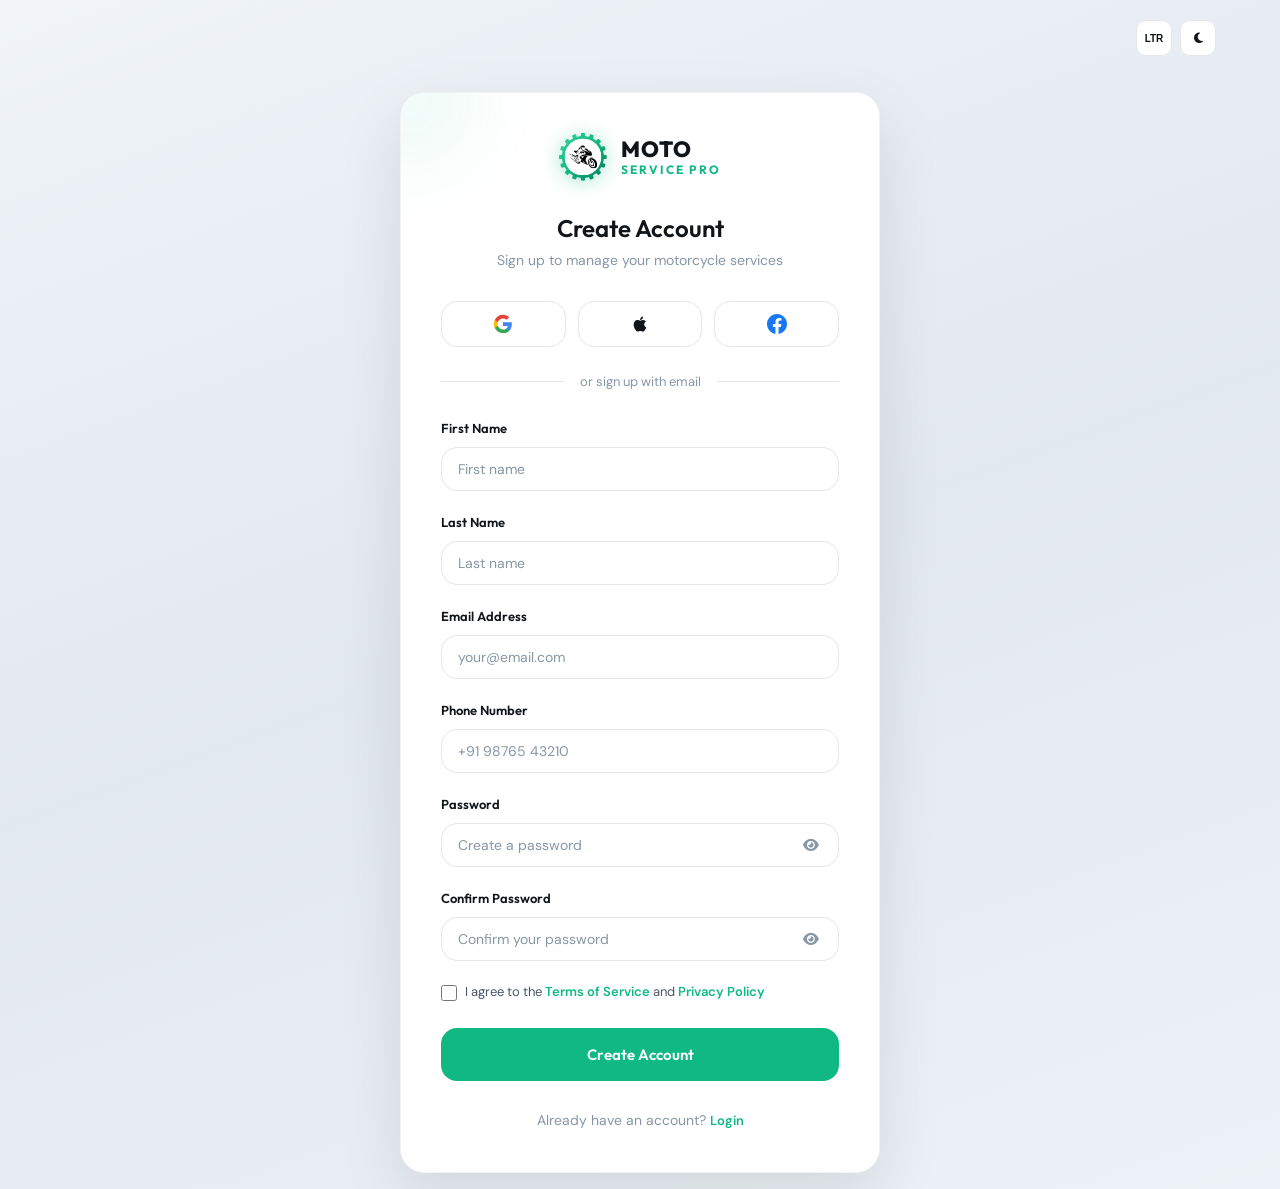
<file: signup.html>
<!DOCTYPE html>
<html lang="en" id="root-html">
<head>
    <meta charset="UTF-8">
    <meta name="viewport" content="width=device-width, initial-scale=1.0">
    <meta name="description" content="Create your Moto Service Pro account to book appointments, track service history, and get exclusive offers.">
    <title>Sign Up | Moto Service Pro — Motorcycle Service & Repair Shop</title>
    <link rel="icon" type="image/svg+xml" href="favicon.svg">
    <link rel="stylesheet" href="https://cdnjs.cloudflare.com/ajax/libs/font-awesome/6.5.1/css/all.min.css">
    <link rel="stylesheet" href="style.css">
</head>
<body class="auth-page">

<!-- Top Bar -->
<div class="auth-topbar">
    <div style="display:flex;gap:0.5rem;">
        <button onclick="toggleDir()" class="auth-toggle-btn" title="Toggle Direction">
            <span class="dir-label" style="font-size:0.625rem;font-weight:600;">LTR</span>
        </button>
        <button onclick="toggleTheme()" class="auth-toggle-btn" title="Toggle Theme" aria-label="Toggle dark mode">
            <i class="fas fa-moon theme-icon"></i>
        </button>
    </div>
</div>

<!-- Card -->
<main style="flex:1;display:flex;align-items:center;justify-content:center;padding:1rem;">
    <div class="auth-card" style="max-width:480px;">
        <!-- Decorative orb -->
        <div style="position:absolute;top:-60px;left:-60px;width:140px;height:140px;background:rgba(16,185,129,0.06);border-radius:50%;filter:blur(30px);pointer-events:none;"></div>

        <!-- Logo -->
        <a href="index.html" class="auth-logo" aria-label="Moto Service Pro Home">
            <img src="logo.svg" alt="Moto Service Pro Logo" width="48" height="48" />
            <div class="auth-logo-text">
                <span class="brand-top">MOTO</span>
                <span class="brand-bottom">Service Pro</span>
            </div>
        </a>

        <!-- Header -->
        <div style="text-align:center;margin-bottom:1.75rem;">
            <h1 style="font-size:1.5rem;margin-bottom:0.375rem;">Create Account</h1>
            <p style="font-size:0.875rem;color:var(--text-muted);">Sign up to manage your motorcycle services</p>
        </div>

        <!-- Social Signup -->
        <div class="social-login-grid">
            <button class="social-btn" title="Sign up with Google">
                <svg width="20" height="20" viewBox="0 0 24 24"><path d="M22.56 12.25c0-.78-.07-1.53-.2-2.25H12v4.26h5.92a5.06 5.06 0 01-2.2 3.32v2.77h3.57c2.08-1.92 3.28-4.74 3.28-8.1z" fill="#4285F4"/><path d="M12 23c2.97 0 5.46-.98 7.28-2.66l-3.57-2.77c-.98.66-2.23 1.06-3.71 1.06-2.86 0-5.29-1.93-6.16-4.53H2.18v2.84C3.99 20.53 7.7 23 12 23z" fill="#34A853"/><path d="M5.84 14.09c-.22-.66-.35-1.36-.35-2.09s.13-1.43.35-2.09V7.07H2.18C1.43 8.55 1 10.22 1 12s.43 3.45 1.18 4.93l2.85-2.22.81-.62z" fill="#FBBC05"/><path d="M12 5.38c1.62 0 3.06.56 4.21 1.64l3.15-3.15C17.45 2.09 14.97 1 12 1 7.7 1 3.99 3.47 2.18 7.07l3.66 2.84c.87-2.6 3.3-4.53 6.16-4.53z" fill="#EA4335"/></svg>
            </button>
            <button class="social-btn" title="Sign up with Apple">
                <svg width="20" height="20" viewBox="0 0 24 24" fill="currentColor"><path d="M17.05 20.28c-.98.95-2.05.88-3.08.4-1.09-.5-2.08-.48-3.24 0-1.44.62-2.2.44-3.06-.4C2.79 15.25 3.51 7.59 9.05 7.31c1.35.07 2.29.74 3.08.8 1.18-.24 2.31-.93 3.57-.84 1.51.12 2.65.72 3.4 1.8-3.12 1.87-2.38 5.98.48 7.13-.57 1.5-1.31 2.99-2.54 4.09zM12.03 7.25c-.15-2.23 1.66-4.07 3.74-4.25.29 2.58-2.34 4.5-3.74 4.25z"/></svg>
            </button>
            <button class="social-btn" title="Sign up with Facebook">
                <svg width="20" height="20" viewBox="0 0 24 24" fill="#1877F2"><path d="M24 12.073c0-6.627-5.373-12-12-12s-12 5.373-12 12c0 5.99 4.388 10.954 10.125 11.854v-8.385H7.078v-3.47h3.047V9.43c0-3.007 1.792-4.669 4.533-4.669 1.312 0 2.686.235 2.686.235v2.953H15.83c-1.491 0-1.956.925-1.956 1.874v2.25h3.328l-.532 3.47h-2.796v8.385C19.612 23.027 24 18.062 24 12.073z"/></svg>
            </button>
        </div>

        <!-- Divider -->
        <div class="divider">or sign up with email</div>

        <!-- Form -->
        <form onsubmit="event.preventDefault(); alert('Account created successfully!'); window.location.href='login.html';" id="signup-form">
            <div class="form-group">
                <label class="form-label" for="signup-fname">First Name</label>
                <input type="text" id="signup-fname" class="form-input" placeholder="First name" required>
            </div>
            <div class="form-group">
                <label class="form-label" for="signup-lname">Last Name</label>
                <input type="text" id="signup-lname" class="form-input" placeholder="Last name" required>
            </div>
            <div class="form-group">
                <label class="form-label" for="signup-email">Email Address</label>
                <input type="email" id="signup-email" class="form-input" placeholder="your@email.com" required>
            </div>
            <div class="form-group">
                <label class="form-label" for="signup-phone">Phone Number</label>
                <input type="tel" id="signup-phone" class="form-input" placeholder="+91 98765 43210" required>
            </div>
            <div class="form-group">
                <label class="form-label" for="signup-password">Password</label>
                <div class="password-wrapper">
                    <input type="password" id="signup-password" class="form-input" placeholder="Create a password" required minlength="8">
                    <button type="button" class="password-toggle" onclick="togglePasswordVisibility('signup-password', this.querySelector('i'))">
                        <i class="fas fa-eye"></i>
                    </button>
                </div>
            </div>
            <div class="form-group">
                <label class="form-label" for="signup-confirm">Confirm Password</label>
                <div class="password-wrapper">
                    <input type="password" id="signup-confirm" class="form-input" placeholder="Confirm your password" required minlength="8">
                    <button type="button" class="password-toggle" onclick="togglePasswordVisibility('signup-confirm', this.querySelector('i'))">
                        <i class="fas fa-eye"></i>
                    </button>
                </div>
            </div>
            <div class="checkbox-wrapper" style="margin-bottom:1.5rem;">
                <input type="checkbox" id="terms" required>
                <label for="terms">I agree to the <a href="#" class="link-primary">Terms of Service</a> and <a href="#" class="link-primary">Privacy Policy</a></label>
            </div>
            <button type="submit" class="btn btn-primary w-full btn-lg">Create Account</button>
        </form>

        <!-- Footer link -->
        <p style="text-align:center;margin-top:1.75rem;font-size:0.875rem;color:var(--text-muted);">
            Already have an account? <a href="login.html" class="link-primary">Login</a>
        </p>
    </div>
</main>

<script src="components.js"></script>
<script>
    document.addEventListener('DOMContentLoaded', function() {
        initAuthPage();
    });
</script>
</body>
</html>
</file>
<file: style.css>
/* ===== MOTORCYCLE SERVICE & REPAIR SHOP — DESIGN SYSTEM ===== */

/* --- Google Fonts --- */
@import url('https://fonts.googleapis.com/css2?family=Outfit:wght@300;400;500;600;700;800;900&family=DM+Sans:wght@300;400;500;600;700&display=swap');

/* --- CSS Custom Properties --- */
:root {
    --primary: #10B981;
    --primary-hover: #059669;
    --primary-light: #ECFDF5;
    --primary-glow: rgba(16, 185, 129, 0.30);
    --primary-subtle: rgba(16, 185, 129, 0.08);
    --secondary: #1B1F24;
    --secondary-hover: #2D3339;
    --secondary-light: #f5f5f6;

    --text-heading: #111418;
    --text-body: #4A5568;
    --text-muted: #8896A6;
    --bg-body: #FFFFFF;
    --bg-surface: #F7F8FA;
    --bg-card: #FFFFFF;
    --border-default: #E4E7EC;
    --border-light: #F0F2F5;
    --shadow-sm: 0 1px 3px rgba(0,0,0,0.04);
    --shadow-md: 0 4px 16px rgba(0,0,0,0.06);
    --shadow-lg: 0 12px 40px rgba(0,0,0,0.08);
    --shadow-xl: 0 24px 64px rgba(0,0,0,0.10);
    --shadow-card: 0 2px 12px rgba(0,0,0,0.05);
    --shadow-card-hover: 0 12px 36px rgba(16,185,129,0.14), 0 4px 12px rgba(0,0,0,0.06);
    --shadow-glow: 0 0 40px rgba(16,185,129,0.18);

    --font-heading: 'Outfit', sans-serif;
    --font-body: 'DM Sans', sans-serif;
    --radius-sm: 0.5rem;
    --radius-md: 0.625rem;
    --radius-lg: 1rem;
    --radius-xl: 1.25rem;
    --radius-2xl: 1.5rem;
    --radius-3xl: 2rem;
    --radius-full: 9999px;
    --transition-fast: all 0.2s cubic-bezier(0.4, 0, 0.2, 1);
    --transition-smooth: all 0.35s cubic-bezier(0.4, 0, 0.2, 1);
    --transition-premium: all 0.5s cubic-bezier(0.16, 1, 0.3, 1);
}

/* --- Dark Mode --- */
.dark {
    --text-heading: #F1F3F5;
    --text-body: #A0AEC0;
    --text-muted: #6B7B8D;
    --bg-body: #0D1117;
    --bg-surface: #161B22;
    --bg-card: #1C2128;
    --border-default: #2D3339;
    --border-light: #21262D;
    --shadow-sm: 0 1px 3px rgba(0,0,0,0.2);
    --shadow-md: 0 4px 16px rgba(0,0,0,0.3);
    --shadow-lg: 0 12px 40px rgba(0,0,0,0.4);
    --shadow-xl: 0 24px 64px rgba(0,0,0,0.5);
    --shadow-card: 0 2px 12px rgba(0,0,0,0.2);
    --shadow-card-hover: 0 12px 36px rgba(16,185,129,0.18), 0 4px 12px rgba(0,0,0,0.3);
}

/* --- Base Reset --- */
*, *::before, *::after {
    margin: 0;
    padding: 0;
    box-sizing: border-box;
}

html {
    scroll-behavior: smooth;
    -webkit-font-smoothing: antialiased;
    -moz-osx-font-smoothing: grayscale;
    overflow-x: hidden;
}

body {
    font-family: var(--font-body);
    font-weight: 400;
    color: var(--text-body);
    background-color: var(--bg-body);
    line-height: 1.7;
    transition: background-color 0.3s ease, color 0.3s ease;
    overflow-x: hidden;
}

img {
    max-width: 100%;
    height: auto;
    display: block;
}

a {
    text-decoration: none;
    color: inherit;
    transition: var(--transition-fast);
}

ul, ol {
    list-style: none;
}

/* --- Typography --- */
h1, h2, h3, h4, h5, h6 {
    font-family: var(--font-heading);
    font-weight: 600;
    color: var(--text-heading);
    line-height: 1.25;
}

h1 { font-size: clamp(2rem, 5vw, 3.25rem); }
h2 { font-size: clamp(1.625rem, 4vw, 2.5rem); }
h3 { font-size: clamp(1.25rem, 3vw, 1.625rem); }
h4 { font-size: 1.125rem; }

p {
    font-weight: 400;
    line-height: 1.7;
    color: var(--text-body);
}

.text-muted { color: var(--text-muted); }

/* --- Layout --- */
.container {
    width: 100%;
    max-width: 1200px;
    margin: 0 auto;
    padding: 0 1.25rem;
}

.section {
    padding: 5rem 0;
}

.section-sm {
    padding: 3.5rem 0;
}

.section-header {
    text-align: center;
    max-width: 640px;
    margin: 0 auto 3.5rem auto;
}

.section-header h2 {
    margin-bottom: 1rem;
}

.section-header p {
    font-size: 1rem;
    color: var(--text-muted);
}

.section-label {
    display: inline-flex;
    align-items: center;
    gap: 0.5rem;
    font-family: var(--font-heading);
    font-weight: 600;
    font-size: 0.8125rem;
    color: var(--primary);
    text-transform: uppercase;
    letter-spacing: 0.08em;
    margin-bottom: 0.75rem;
}

.section-label i {
    font-size: 0.75rem;
}

/* --- Grid System --- */
.grid { display: grid; gap: 1.5rem; }
.grid-2 { grid-template-columns: repeat(2, 1fr); }
.grid-3 { grid-template-columns: repeat(3, 1fr); }
.grid-4 { grid-template-columns: repeat(4, 1fr); }

@media (max-width: 1024px) {
    .grid-4 { grid-template-columns: repeat(2, 1fr); }
}
@media (max-width: 1024px) and (min-width: 769px) {
    .grid-3 { grid-template-columns: repeat(2, 1fr); }
    .grid-3 > *:last-child:nth-child(odd) {
        grid-column: 1 / -1;
        max-width: 520px;
        width: 100%;
        justify-self: center;
    }
}
@media (max-width: 768px) {
    .grid-2, .grid-3, .grid-4 { grid-template-columns: 1fr; }
    .grid-3 > *:last-child:nth-child(odd) {
        max-width: 100%;
    }
}

/* --- Flex Utilities --- */
.flex { display: flex; }
.flex-col { flex-direction: column; }
.flex-center { display: flex; align-items: center; justify-content: center; }
.flex-between { display: flex; align-items: center; justify-content: space-between; }
.items-center { align-items: center; }
.gap-1 { gap: 0.5rem; }
.gap-2 { gap: 1rem; }
.gap-3 { gap: 1.5rem; }
.gap-4 { gap: 2rem; }
.text-center { text-align: center; }

/* --- Buttons --- */
.btn {
    display: inline-flex;
    align-items: center;
    justify-content: center;
    gap: 0.5rem;
    font-family: var(--font-heading);
    font-weight: 600;
    font-size: 0.875rem;
    padding: 0.75rem 1.75rem;
    border-radius: var(--radius-lg);
    border: 2px solid transparent;
    cursor: pointer;
    transition: var(--transition-smooth);
    white-space: nowrap;
    text-align: center;
    line-height: 1.4;
}

.btn-primary {
    background: var(--primary);
    color: #FFFFFF;
    border-color: var(--primary);
}

.btn-primary:hover {
    background: var(--primary-hover);
    border-color: var(--primary-hover);
    transform: translateY(-2px);
    box-shadow: 0 8px 24px rgba(16, 185, 129, 0.25);
}

.btn-secondary {
    background: transparent;
    color: var(--text-heading);
    border-color: var(--border-default);
}

.btn-secondary:hover {
    border-color: var(--primary);
    color: var(--primary);
    transform: translateY(-2px);
}

.dark .btn-secondary {
    color: var(--text-heading);
    border-color: var(--border-default);
}

.dark .btn-secondary:hover {
    border-color: var(--primary);
    color: var(--primary);
}

.btn-sm {
    font-size: 0.8125rem;
    padding: 0.5rem 1.25rem;
}

.btn-lg {
    font-size: 0.9375rem;
    padding: 0.875rem 2rem;
}

.btn i {
    font-size: 0.875rem;
}

/* --- Cards --- */
.card {
    background: var(--bg-card);
    border: 1px solid var(--border-light);
    border-radius: var(--radius-2xl);
    padding: 2rem;
    transition: var(--transition-premium);
}

.card:hover {
    box-shadow: var(--shadow-card-hover);
    transform: translateY(-4px);
    border-color: rgba(16, 185, 129, 0.15);
}

.card-flat {
    background: var(--bg-card);
    border: 1px solid var(--border-light);
    border-radius: var(--radius-2xl);
    overflow: hidden;
    transition: var(--transition-premium);
}

.card-flat:hover {
    box-shadow: var(--shadow-card-hover);
    transform: translateY(-4px);
}

/* --- Icon Box --- */
.icon-box {
    width: 3.25rem;
    height: 3.25rem;
    border-radius: var(--radius-lg);
    display: flex;
    align-items: center;
    justify-content: center;
    background: var(--primary-subtle);
    color: var(--primary);
    font-size: 1.25rem;
    flex-shrink: 0;
}

.icon-box-lg {
    width: 4rem;
    height: 4rem;
    border-radius: var(--radius-xl);
    font-size: 1.5rem;
}

/* --- Badge --- */
.badge {
    display: inline-flex;
    align-items: center;
    gap: 0.375rem;
    font-family: var(--font-heading);
    font-weight: 600;
    font-size: 0.6875rem;
    text-transform: uppercase;
    letter-spacing: 0.06em;
    padding: 0.375rem 0.875rem;
    border-radius: var(--radius-full);
    background: var(--primary);
    color: #fff;
}

.badge-outline {
    background: transparent;
    border: 1px solid var(--border-default);
    color: var(--text-body);
}

/* --- Form Elements --- */
.form-group {
    margin-bottom: 1.25rem;
}

.form-label {
    display: block;
    font-family: var(--font-heading);
    font-weight: 600;
    font-size: 0.8125rem;
    color: var(--text-heading);
    margin-bottom: 0.5rem;
}

.form-input {
    width: 100%;
    padding: 0.75rem 1rem;
    font-family: var(--font-body);
    font-size: 0.875rem;
    font-weight: 400;
    color: var(--text-heading);
    background: var(--bg-card);
    border: 1.5px solid var(--border-default);
    border-radius: var(--radius-lg);
    outline: none;
    transition: var(--transition-fast);
}

.form-input:focus {
    border-color: var(--primary);
    box-shadow: 0 0 0 3px var(--primary-subtle);
}

.form-input::placeholder {
    color: var(--text-muted);
    font-weight: 400;
}

textarea.form-input {
    min-height: 120px;
    resize: vertical;
}

select.form-input {
    cursor: pointer;
    appearance: none;
    background-image: url("data:image/svg+xml,%3Csvg xmlns='http://www.w3.org/2000/svg' width='16' height='16' viewBox='0 0 24 24' fill='none' stroke='%238896A6' stroke-width='2' stroke-linecap='round' stroke-linejoin='round'%3E%3Cpolyline points='6 9 12 15 18 9'/%3E%3C/svg%3E");
    background-repeat: no-repeat;
    background-position: right 1rem center;
    padding-right: 2.5rem;
}

/* --- Date Input & Picker Icon --- */
input[type="date"].form-input,
input[type="date"] {
    color-scheme: light;
}

input[type="date"]::-webkit-calendar-picker-indicator,
input[type="date"].form-input::-webkit-calendar-picker-indicator {
    filter: none;
    cursor: pointer;
    opacity: 0.75;
    transition: var(--transition-fast);
}

input[type="date"]::-webkit-calendar-picker-indicator:hover,
input[type="date"].form-input::-webkit-calendar-picker-indicator:hover {
    opacity: 1;
}

/* Dark Mode Date Picker */
.dark input[type="date"].form-input,
.dark input[type="date"] {
    color-scheme: dark;
}

.dark input[type="date"]::-webkit-calendar-picker-indicator,
.dark input[type="date"].form-input::-webkit-calendar-picker-indicator {
    filter: brightness(0) invert(1) !important;
    opacity: 0.85 !important;
}

.dark input[type="date"]::-webkit-calendar-picker-indicator:hover,
.dark input[type="date"].form-input::-webkit-calendar-picker-indicator:hover {
    opacity: 1 !important;
}

/* --- Password Field --- */
.password-wrapper {
    position: relative;
}

.password-wrapper .form-input {
    padding-right: 3rem;
}

.password-toggle {
    position: absolute;
    right: 1rem;
    top: 50%;
    transform: translateY(-50%);
    background: none;
    border: none;
    cursor: pointer;
    color: var(--text-muted);
    font-size: 0.875rem;
    transition: var(--transition-fast);
    padding: 0.25rem;
}

.password-toggle:hover {
    color: var(--primary);
}

/* --- Divider --- */
.divider {
    display: flex;
    align-items: center;
    gap: 1rem;
    margin: 1.5rem 0;
    color: var(--text-muted);
    font-size: 0.8125rem;
}

.divider::before,
.divider::after {
    content: '';
    flex: 1;
    height: 1px;
    background: var(--border-default);
}

/* --- Hero --- */
.hero {
    position: relative;
    min-height: 90vh;
    display: flex;
    align-items: center;
    overflow: hidden;
}

.hero-bg {
    position: absolute;
    inset: 0;
    z-index: 0;
}

.hero-bg img {
    width: 100%;
    height: 100%;
    object-fit: cover;
    animation: slow-zoom 20s ease-in-out infinite;
}

.hero-overlay {
    position: absolute;
    inset: 0;
    background: linear-gradient(135deg, rgba(27,31,36,0.88) 0%, rgba(27,31,36,0.55) 50%, rgba(16,185,129,0.15) 100%);
    z-index: 1;
}

.hero-content {
    position: relative;
    z-index: 2;
}

/* --- Page Header (Inner Pages) --- */
.page-header {
    position: relative;
    min-height: 480px;
    display: flex;
    align-items: center;
    justify-content: center;
    padding: 5.5rem 0 10rem;
    background: #0B0F14;
    overflow: hidden;
}

.page-header-bg {
    position: absolute;
    inset: 0;
    z-index: 0;
}

.page-header-bg img {
    width: 100%;
    height: 100%;
    object-fit: cover;
    opacity: 0.88;
    filter: brightness(0.9) contrast(1.08);
    animation: slow-zoom 25s ease-in-out infinite alternate;
}

.page-header-overlay {
    position: absolute;
    inset: 0;
    background: linear-gradient(180deg, rgba(11, 15, 20, 0.45) 0%, rgba(11, 15, 20, 0.3) 35%, rgba(11, 15, 20, 0.82) 85%, var(--bg-body) 100%),
                linear-gradient(135deg, rgba(16, 185, 129, 0.1) 0%, transparent 60%);
    z-index: 1;
}

.page-header::before {
    content: '';
    position: absolute;
    top: -50%;
    right: -20%;
    width: 750px;
    height: 750px;
    background: radial-gradient(circle, var(--primary-glow) 0%, transparent 70%);
    border-radius: 50%;
    pointer-events: none;
    z-index: 1;
}

.page-header::after {
    content: '';
    position: absolute;
    bottom: 0;
    left: 0;
    right: 0;
    height: 60px;
    background: var(--bg-body);
    clip-path: ellipse(55% 100% at 50% 100%);
    z-index: 2;
}

.page-header .container {
    position: relative;
    z-index: 3;
    width: 100%;
    transform: translateY(-3rem);
}

.page-header h1 {
    color: #FFFFFF;
    margin-bottom: 0.75rem;
    text-shadow: 0 3px 18px rgba(0, 0, 0, 0.9), 0 1px 4px rgba(0, 0, 0, 0.8);
}

.page-header p {
    color: rgba(255, 255, 255, 0.92);
    font-size: 1.0625rem;
    max-width: 580px;
    text-shadow: 0 2px 12px rgba(0, 0, 0, 0.9), 0 1px 3px rgba(0, 0, 0, 0.8);
}

.page-header .breadcrumb {
    display: flex;
    align-items: center;
    gap: 0.5rem;
    margin-bottom: 1.5rem;
    font-size: 0.8125rem;
    color: rgba(255,255,255,0.7);
    text-shadow: 0 2px 8px rgba(0, 0, 0, 0.85);
}

.page-header .breadcrumb a {
    color: rgba(255,255,255,0.7);
}

.page-header .breadcrumb a:hover {
    color: var(--primary);
}

.page-header .breadcrumb .separator {
    color: rgba(255,255,255,0.3);
}

/* --- Testimonial Cards --- */
.testimonial-card {
    background: var(--bg-card);
    border: 1px solid var(--border-light);
    border-radius: var(--radius-2xl);
    padding: 2rem;
    transition: var(--transition-premium);
}

.testimonial-card:hover {
    box-shadow: var(--shadow-card-hover);
    transform: translateY(-3px);
}

.testimonial-card .stars {
    color: #F59E0B;
    font-size: 0.875rem;
    margin-bottom: 1rem;
    display: flex;
    gap: 0.125rem;
}

.testimonial-card .quote {
    font-size: 0.9375rem;
    line-height: 1.7;
    color: var(--text-body);
    margin-bottom: 1.5rem;
    font-style: italic;
}

.testimonial-card .author {
    display: flex;
    align-items: center;
    gap: 0.75rem;
}

.testimonial-card .author-avatar {
    width: 2.75rem;
    height: 2.75rem;
    border-radius: 50%;
    background: var(--primary-subtle);
    border: 2px solid var(--primary);
    display: flex;
    align-items: center;
    justify-content: center;
    color: var(--primary);
    font-family: var(--font-heading);
    font-weight: 600;
    font-size: 1rem;
    flex-shrink: 0;
    overflow: hidden;
    box-shadow: 0 4px 12px rgba(16, 185, 129, 0.2);
}

.testimonial-card .author-avatar img {
    width: 100%;
    height: 100%;
    object-fit: cover;
    border-radius: 50%;
    display: block;
}

.testimonial-card .author-name {
    font-family: var(--font-heading);
    font-weight: 600;
    font-size: 0.9375rem;
    color: var(--text-heading);
}

.testimonial-card .author-bike {
    font-size: 0.8125rem;
    color: var(--text-muted);
}

/* --- Pricing Cards --- */
.pricing-card {
    background: var(--bg-card);
    border: 1px solid var(--border-light);
    border-radius: var(--radius-2xl);
    padding: 2.5rem 2rem;
    text-align: center;
    transition: var(--transition-premium);
    position: relative;
    display: flex;
    flex-direction: column;
    height: 100%;
}

.pricing-card:hover {
    transform: translateY(-6px);
    box-shadow: var(--shadow-card-hover);
}

.pricing-card.popular {
    border-color: var(--primary);
    box-shadow: var(--shadow-glow);
}

.pricing-card.popular::before {
    content: 'Most Popular';
    position: absolute;
    top: -0.75rem;
    left: 50%;
    transform: translateX(-50%);
    background: var(--primary);
    color: #fff;
    font-family: var(--font-heading);
    font-weight: 600;
    font-size: 0.6875rem;
    text-transform: uppercase;
    letter-spacing: 0.05em;
    padding: 0.375rem 1rem;
    border-radius: var(--radius-full);
}

.pricing-card .price {
    font-family: var(--font-heading);
    font-size: 2.75rem;
    font-weight: 600;
    color: var(--text-heading);
    line-height: 1;
    margin: 1.5rem 0 0.5rem;
}

.pricing-card .price span {
    font-size: 1rem;
    font-weight: 500;
    color: var(--text-muted);
}

.pricing-card .features {
    margin: 2rem 0;
    text-align: left;
    flex-grow: 1;
}

.pricing-card .features li {
    display: flex;
    align-items: center;
    gap: 0.75rem;
    padding: 0.625rem 0;
    font-size: 0.9375rem;
    color: var(--text-body);
    border-bottom: 1px solid var(--border-light);
}

.pricing-card .features li:last-child {
    border-bottom: none;
}

.pricing-card .features li i {
    color: var(--primary);
    font-size: 0.75rem;
    width: 1.25rem;
    text-align: center;
    flex-shrink: 0;
}

.pricing-card .btn,
.pricing-card > a {
    margin-top: auto;
}

/* --- Stats --- */
.stat-item {
    text-align: center;
}

.stat-value {
    font-family: var(--font-heading);
    font-weight: 600;
    font-size: 2.5rem;
    color: var(--primary);
    line-height: 1.1;
    margin-bottom: 0.25rem;
}

.stat-label {
    font-size: 0.875rem;
    color: var(--text-muted);
    font-weight: 500;
}

/* --- Brand Logo Strip --- */
.brand-strip {
    display: grid;
    grid-template-columns: repeat(8, 1fr);
    gap: 1.5rem;
    align-items: center;
    justify-items: center;
    padding: 2.5rem 0;
    max-width: 1200px;
    margin: 0 auto;
}

@media (max-width: 1024px) {
    .brand-strip {
        grid-template-columns: repeat(4, 1fr);
        gap: 2rem 1.5rem;
        max-width: 720px;
    }
}

@media (max-width: 576px) {
    .brand-strip {
        grid-template-columns: repeat(2, 1fr);
        gap: 1.5rem 1rem;
        max-width: 360px;
    }
}

.brand-item {
    display: flex;
    flex-direction: column;
    align-items: center;
    gap: 0.75rem;
    opacity: 1;
    transition: var(--transition-smooth);
    cursor: pointer;
}

.brand-item:hover {
    transform: translateY(-4px);
}

.brand-icon {
    width: 5.5rem;
    height: 5.5rem;
    border-radius: var(--radius-2xl);
    background: var(--bg-card);
    border: 1px solid var(--border-default);
    display: flex;
    align-items: center;
    justify-content: center;
    padding: 0.5rem;
    box-shadow: var(--shadow-sm);
    transition: var(--transition-smooth);
}

.brand-icon img,
.brand-logo-img {
    width: 100%;
    height: 100%;
    object-fit: contain;
    transition: transform var(--transition-smooth);
    filter: drop-shadow(0 2px 6px rgba(0, 0, 0, 0.15));
}

.brand-item:hover .brand-icon {
    border-color: var(--primary);
    box-shadow: 0 8px 24px var(--primary-glow);
    background: var(--primary-subtle);
}

.brand-item:hover .brand-icon img,
.brand-item:hover .brand-logo-img {
    transform: scale(1.12);
}

.brand-name {
    font-family: var(--font-heading);
    font-weight: 700;
    font-size: 0.875rem;
    color: var(--text-heading);
    letter-spacing: 0.01em;
    transition: color var(--transition-smooth);
}

.brand-item:hover .brand-name {
    color: var(--primary);
}

/* --- FAQ Accordion --- */
.faq-item {
    border: 1px solid var(--border-light);
    border-radius: var(--radius-xl);
    margin-bottom: 0.75rem;
    overflow: hidden;
    transition: var(--transition-smooth);
}

.faq-item.active {
    border-color: rgba(16, 185, 129, 0.2);
    box-shadow: 0 4px 16px rgba(16, 185, 129, 0.06);
}

.faq-question {
    display: flex;
    align-items: center;
    justify-content: space-between;
    padding: 1.25rem 1.5rem;
    cursor: pointer;
    background: var(--bg-card);
    font-family: var(--font-heading);
    font-weight: 600;
    font-size: 0.9375rem;
    color: var(--text-heading);
    border: none;
    width: 100%;
    text-align: left;
    transition: var(--transition-fast);
}

[dir="rtl"] .faq-question {
    text-align: right;
}

.faq-question:hover {
    color: var(--primary);
}

.faq-question i {
    font-size: 0.75rem;
    color: var(--text-muted);
    transition: var(--transition-smooth);
    flex-shrink: 0;
}

.faq-item.active .faq-question i {
    transform: rotate(180deg);
    color: var(--primary);
}

.faq-answer {
    max-height: 0;
    overflow: hidden;
    transition: max-height 0.35s ease;
}

.faq-item.active .faq-answer {
    max-height: 300px;
}

.faq-answer-inner {
    padding: 0 1.5rem 1.25rem;
    font-size: 0.9375rem;
    color: var(--text-body);
    line-height: 1.7;
}

/* --- Auth Pages --- */
/* --- Auth Pages --- */
.auth-page {
    min-height: 100vh;
    display: flex;
    flex-direction: column;
    overflow-x: hidden;
    background: linear-gradient(160deg, #F0F4F8 0%, #E2E8F0 50%, #EDF2F7 100%);
}

.dark .auth-page {
    background: linear-gradient(160deg, #0D1117 0%, #111820 40%, #0D1117 100%);
}

.auth-topbar {
    display: flex;
    align-items: center;
    justify-content: flex-end;
    padding: 1.25rem 1.5rem;
    max-width: 1200px;
    margin: 0 auto;
    width: 100%;
}

[dir="rtl"] .auth-topbar {
    justify-content: flex-start;
}

.auth-toggle-btn {
    width: 2.25rem;
    height: 2.25rem;
    display: flex;
    align-items: center;
    justify-content: center;
    border-radius: var(--radius-md);
    background: var(--bg-card);
    border: 1px solid var(--border-default);
    color: var(--text-heading);
    font-size: 0.75rem;
    cursor: pointer;
    transition: var(--transition-fast);
}

.auth-toggle-btn:hover {
    background: var(--primary-subtle);
    border-color: var(--primary);
    color: var(--primary);
}

.dark .auth-toggle-btn {
    background: rgba(255, 255, 255, 0.08);
    border-color: rgba(255, 255, 255, 0.12);
    color: rgba(255, 255, 255, 0.75);
}

.dark .auth-toggle-btn:hover {
    background: rgba(255, 255, 255, 0.15);
    color: #fff;
}

.auth-card {
    position: relative;
    overflow: hidden;
    width: 100%;
    max-width: 440px;
    margin: 0 auto;
    background: var(--bg-card);
    border-radius: var(--radius-2xl);
    box-shadow: var(--shadow-xl);
    border: 1px solid var(--border-light);
    padding: 2.5rem;
    animation: fadeInUp 0.5s ease;
}

@media (max-width: 480px) {
    .auth-card {
        margin: 0 1rem;
        padding: 2rem 1.5rem;
    }
}

.auth-logo {
    display: flex;
    align-items: center;
    gap: 0.875rem;
    justify-content: center;
    margin-bottom: 2rem;
    text-decoration: none;
    transition: var(--transition-fast);
}

.auth-logo:hover {
    transform: scale(1.02);
}

.auth-logo img {
    width: 48px;
    height: 48px;
    object-fit: contain;
    display: block;
    filter: drop-shadow(0 2px 10px rgba(16, 185, 129, 0.35));
    transition: transform var(--transition-fast);
}

.auth-logo:hover img {
    transform: rotate(8deg) scale(1.05);
}

.auth-logo-text {
    display: flex;
    flex-direction: column;
    line-height: 1.15;
}

.auth-logo-text .brand-top {
    font-family: var(--font-heading);
    font-weight: 800;
    font-size: 1.375rem;
    color: var(--text-heading);
    letter-spacing: 0.04em;
}

.auth-logo-text .brand-bottom {
    font-family: var(--font-heading);
    font-weight: 700;
    font-size: 0.75rem;
    color: var(--primary);
    text-transform: uppercase;
    letter-spacing: 0.16em;
}

.social-login-grid {
    display: grid;
    grid-template-columns: repeat(3, 1fr);
    gap: 0.75rem;
    margin-bottom: 1.5rem;
}

.social-btn {
    display: flex;
    align-items: center;
    justify-content: center;
    padding: 0.75rem;
    border: 1.5px solid var(--border-default);
    border-radius: var(--radius-lg);
    background: var(--bg-card);
    color: var(--text-heading);
    cursor: pointer;
    transition: var(--transition-fast);
    font-size: 1.125rem;
}

.social-btn svg {
    color: var(--text-heading);
}

.social-btn:hover {
    border-color: var(--primary);
    background: var(--primary-subtle);
}

.social-btn img {
    width: 1.25rem;
    height: 1.25rem;
    object-fit: contain;
}

/* --- Error / Coming Soon Pages --- */
.fullscreen-page {
    min-height: 100vh;
    display: flex;
    flex-direction: column;
    overflow-x: hidden;
    background: linear-gradient(160deg, #F0F4F8 0%, #E2E8F0 50%, #EDF2F7 100%);
}

.dark .fullscreen-page {
    background: linear-gradient(160deg, #0D1117 0%, #111820 40%, #0D1117 100%);
}

.fullscreen-content {
    flex: 1;
    display: flex;
    align-items: center;
    justify-content: center;
    padding: 2rem 1.25rem;
    text-align: center;
    position: relative;
    overflow: hidden;
    width: 100%;
}

.error-code {
    font-family: var(--font-heading);
    font-weight: 600;
    font-size: clamp(6rem, 20vw, 12rem);
    line-height: 1;
    color: transparent;
    -webkit-text-stroke: 2px rgba(16, 185, 129, 0.5);
    background: linear-gradient(135deg, var(--primary), #34D399);
    -webkit-background-clip: text;
    background-clip: text;
    animation: pulse-glow 3s ease-in-out infinite;
}

/* --- Navbar (Fixed Top) --- */
.navbar {
    position: fixed;
    top: 0;
    left: 0;
    right: 0;
    width: 100%;
    z-index: 1000;
    background: rgba(255, 255, 255, 0.94);
    backdrop-filter: blur(20px);
    -webkit-backdrop-filter: blur(20px);
    border-bottom: 1px solid var(--border-light);
    transition: background-color 0.3s ease, box-shadow 0.3s ease, border-color 0.3s ease;
}

.dark .navbar {
    background: rgba(13, 17, 23, 0.94);
    border-bottom-color: var(--border-default);
}

.navbar.scrolled {
    box-shadow: 0 4px 20px rgba(0, 0, 0, 0.08);
}

.dark .navbar.scrolled {
    box-shadow: 0 4px 24px rgba(0, 0, 0, 0.45);
}

.navbar-spacer {
    height: 4rem;
    width: 100%;
}

.nav-inner {
    display: flex;
    align-items: center;
    justify-content: space-between;
    height: 4rem;
    max-width: 1200px;
    margin: 0 auto;
    padding: 0 1.25rem;
}

.nav-logo {
    display: flex;
    align-items: center;
    gap: 0.75rem;
    flex-shrink: 0;
    transition: var(--transition-fast);
}

.nav-logo:hover {
    transform: scale(1.02);
}

.nav-logo-img {
    filter: drop-shadow(0 2px 8px rgba(16, 185, 129, 0.4));
    transition: transform var(--transition-fast);
}

.nav-logo:hover .nav-logo-img {
    transform: rotate(12deg) scale(1.05);
}

.nav-logo-icon {
    width: 2.375rem;
    height: 2.375rem;
    border-radius: var(--radius-md);
    overflow: hidden;
}

.nav-logo-icon img {
    width: 100%;
    height: 100%;
    object-fit: cover;
}

.nav-logo-text {
    display: flex;
    flex-direction: column;
    line-height: 1.1;
}

.nav-logo-text .brand-top {
    font-family: var(--font-heading);
    font-weight: 800;
    font-size: 1.05rem;
    color: var(--text-heading);
    letter-spacing: 0.03em;
}

.nav-logo-text .brand-bottom {
    font-family: var(--font-heading);
    font-weight: 700;
    font-size: 0.625rem;
    color: var(--primary);
    text-transform: uppercase;
    letter-spacing: 0.15em;
}

.nav-links {
    display: flex;
    align-items: center;
    gap: 1.75rem;
}

.nav-link {
    font-family: var(--font-heading);
    font-weight: 600;
    font-size: 1rem;
    color: var(--text-body);
    position: relative;
    padding: 0.25rem 0;
    transition: var(--transition-fast);
}

.nav-link:hover,
.nav-link.active {
    color: var(--primary);
}

.nav-link::after {
    content: '';
    position: absolute;
    bottom: -2px;
    left: 0;
    width: 0;
    height: 2px;
    background: var(--primary);
    border-radius: 1px;
    transition: var(--transition-smooth);
}

[dir="rtl"] .nav-link::after {
    left: auto;
    right: 0;
}

.nav-link:hover::after,
.nav-link.active::after {
    width: 100%;
}

.nav-actions {
    display: flex;
    align-items: center;
    gap: 0.5rem;
}

.nav-actions .btn {
    border-radius: var(--radius-md);
    height: 2.25rem;
}

.nav-icon-btn {
    width: 2.25rem;
    height: 2.25rem;
    display: flex;
    align-items: center;
    justify-content: center;
    border-radius: var(--radius-md);
    background: var(--bg-surface);
    border: 1px solid var(--border-default);
    color: var(--text-muted);
    font-size: 0.75rem;
    cursor: pointer;
    transition: var(--transition-fast);
    font-family: var(--font-heading);
    font-weight: 600;
}

.nav-icon-btn:hover {
    border-color: var(--primary);
    color: var(--primary);
}

/* Mobile Nav */
.mobile-menu-btn {
    display: none;
    width: 2.25rem;
    height: 2.25rem;
    align-items: center;
    justify-content: center;
    border-radius: var(--radius-md);
    background: var(--bg-surface);
    border: 1px solid var(--border-default);
    color: var(--text-body);
    cursor: pointer;
    transition: var(--transition-fast);
}

.mobile-backdrop {
    display: none;
    position: fixed;
    inset: 0;
    background: rgba(0,0,0,0.5);
    backdrop-filter: blur(4px);
    z-index: 90;
    top: 4rem;
}

.mobile-menu {
    display: none;
    position: absolute;
    top: 100%;
    left: 0;
    right: 0;
    background: var(--bg-body);
    border-bottom: 1px solid var(--border-default);
    box-shadow: var(--shadow-xl);
    z-index: 95;
    padding: 1rem;
}

.mobile-menu.open {
    display: block;
}

.mobile-backdrop.open {
    display: block;
}

.mobile-menu .mob-link {
    display: block;
    padding: 0.75rem 1rem;
    border-radius: var(--radius-md);
    font-family: var(--font-heading);
    font-weight: 600;
    font-size: 1rem;
    color: var(--text-body);
    transition: var(--transition-fast);
}

.mobile-menu .mob-link:hover,
.mobile-menu .mob-link.active {
    background: var(--primary-subtle);
    color: var(--primary);
}

.mobile-menu .mob-actions {
    margin-top: 0.75rem;
    padding-top: 0.75rem;
    border-top: 1px solid var(--border-light);
    display: flex;
    flex-direction: column;
    gap: 0.5rem;
}

.mobile-menu .mob-actions .btn {
    border-radius: var(--radius-md);
}

.mobile-menu .mob-toggles {
    display: flex;
    align-items: center;
    justify-content: center;
    gap: 0.5rem;
    margin-top: 0.75rem;
}

@media (max-width: 1024px) {
    .nav-links { display: none; }
    .nav-actions .nav-icon-btn { display: none; }
    .nav-actions .btn { display: none; }
    .mobile-menu-btn { display: flex; }
}

/* --- Footer --- */
.footer {
    background: #0D1117;
    color: #fff;
    padding: 4.5rem 0 2rem;
    border-top: 1px solid rgba(255,255,255,0.05);
}

.footer-grid {
    display: grid;
    grid-template-columns: 1.4fr 1fr 1fr 1fr;
    gap: 3rem;
    margin-bottom: 3rem;
}

@media (max-width: 1024px) {
    .footer-grid {
        grid-template-columns: repeat(2, 1fr);
        gap: 2.75rem 2.5rem;
    }
}

@media (max-width: 576px) {
    .footer-grid {
        grid-template-columns: 1fr;
        gap: 2.25rem;
        text-align: center;
    }
    .footer-socials { justify-content: center; }
    .footer-brand .nav-logo { justify-content: center; }
}

.footer-brand p {
    color: rgba(255,255,255,0.55);
    font-size: 0.875rem;
    line-height: 1.7;
    margin: 1rem 0 1.5rem;
}

.footer-socials {
    display: flex;
    align-items: center;
    gap: 0.75rem;
}

.footer-social-link {
    width: 2.25rem;
    height: 2.25rem;
    display: flex;
    align-items: center;
    justify-content: center;
    border-radius: 50%;
    border: 1px solid rgba(255,255,255,0.15);
    color: rgba(255,255,255,0.5);
    font-size: 0.8125rem;
    transition: var(--transition-fast);
}

.footer-social-link:hover {
    border-color: var(--primary);
    color: var(--primary);
    background: rgba(16, 185, 129, 0.1);
}

.footer-col-title {
    font-family: var(--font-heading);
    font-weight: 600;
    font-size: 0.75rem;
    text-transform: uppercase;
    letter-spacing: 0.1em;
    color: #fff;
    margin-bottom: 1.25rem;
}

.footer-links li {
    margin-bottom: 0.625rem;
}

.footer-links a {
    color: rgba(255,255,255,0.5);
    font-size: 0.875rem;
    transition: var(--transition-fast);
}

.footer-links a:hover {
    color: var(--primary);
}

.footer-newsletter {
    background: rgba(255,255,255,0.04);
    border: 1px solid rgba(255,255,255,0.08);
    border-radius: var(--radius-2xl);
    padding: 1.5rem;
}

.footer-newsletter h4 {
    color: #fff;
    font-size: 0.9375rem;
    margin-bottom: 0.5rem;
}

.footer-newsletter p {
    color: rgba(255,255,255,0.5);
    font-size: 0.8125rem;
    margin-bottom: 1rem;
}

.footer-newsletter-form {
    display: flex;
    flex-direction: column;
    gap: 0.625rem;
}

.footer-newsletter-input {
    width: 100%;
    padding: 0.625rem 1rem;
    background: rgba(255,255,255,0.06);
    border: 1px solid rgba(255,255,255,0.1);
    border-radius: var(--radius-md);
    color: #fff;
    font-family: var(--font-body);
    font-size: 0.8125rem;
    outline: none;
    transition: var(--transition-fast);
}

.footer-newsletter-input:focus {
    border-color: var(--primary);
}

.footer-newsletter-input::placeholder {
    color: rgba(255,255,255,0.35);
}

.footer-newsletter-btn {
    width: 100%;
    padding: 0.625rem;
    background: var(--primary);
    color: #fff;
    border: none;
    border-radius: var(--radius-md);
    font-family: var(--font-heading);
    font-weight: 600;
    font-size: 0.8125rem;
    cursor: pointer;
    transition: var(--transition-fast);
}

.footer-newsletter-btn:hover {
    background: var(--primary-hover);
}

.footer-bottom {
    border-top: 1px solid rgba(255,255,255,0.08);
    padding-top: 1.5rem;
    display: flex;
    align-items: center;
    justify-content: space-between;
    flex-wrap: wrap;
    gap: 1rem;
}

@media (max-width: 576px) {
    .footer-bottom {
        justify-content: center;
        text-align: center;
    }
}

.footer-bottom p {
    color: rgba(255,255,255,0.35);
    font-size: 0.75rem;
}

.footer-bottom-links {
    display: flex;
    align-items: center;
    gap: 1.5rem;
}

.footer-bottom-links a {
    color: rgba(255,255,255,0.35);
    font-size: 0.75rem;
    transition: var(--transition-fast);
}

.footer-bottom-links a:hover {
    color: #fff;
}

/* --- Keyframe Animations --- */
@keyframes slow-zoom {
    0%, 100% { transform: scale(1.02); }
    50% { transform: scale(1.08); }
}

@keyframes fadeInUp {
    from { opacity: 0; transform: translateY(24px); }
    to { opacity: 1; transform: translateY(0); }
}

@keyframes fadeInDown {
    from { opacity: 0; transform: translateY(-16px); }
    to { opacity: 1; transform: translateY(0); }
}

@keyframes fadeIn {
    from { opacity: 0; }
    to { opacity: 1; }
}

@keyframes slideInLeft {
    from { opacity: 0; transform: translateX(-30px); }
    to { opacity: 1; transform: translateX(0); }
}

@keyframes slideInRight {
    from { opacity: 0; transform: translateX(30px); }
    to { opacity: 1; transform: translateX(0); }
}

@keyframes pulse-glow {
    0%, 100% { opacity: 1; filter: brightness(1); }
    50% { opacity: 0.85; filter: brightness(1.2); }
}

@keyframes float {
    0%, 100% { transform: translateY(0); }
    50% { transform: translateY(-10px); }
}

@keyframes spin {
    0% { transform: rotate(0deg); }
    100% { transform: rotate(360deg); }
}

@keyframes countDown {
    0% { transform: scale(1); }
    50% { transform: scale(1.05); }
    100% { transform: scale(1); }
}

/* Animate on scroll */
.animate-on-scroll {
    opacity: 0;
    transform: translateY(24px);
    transition: opacity 0.6s ease, transform 0.6s ease;
}

.animate-on-scroll.visible {
    opacity: 1;
    transform: translateY(0);
}

/* --- Utility Classes --- */
.bg-surface { background: var(--bg-surface); }
.bg-dark { background: var(--secondary); }
.text-white { color: #fff; }
.rounded-full { border-radius: var(--radius-full); }
.overflow-hidden { overflow: hidden; }
.relative { position: relative; }
.w-full { width: 100%; }
.mx-auto { margin: 0 auto; }

/* Image placeholder utility */
.img-placeholder {
    width: 100%;
    height: 100%;
    display: flex;
    align-items: center;
    justify-content: center;
    background: linear-gradient(135deg, var(--bg-surface) 0%, var(--primary-subtle) 100%);
    color: var(--text-muted);
    font-family: var(--font-heading);
    font-weight: 600;
    font-size: 0.875rem;
    border-radius: inherit;
}

/* Service process timeline */
.process-strip {
    display: flex;
    align-items: flex-start;
    justify-content: center;
    gap: 0;
    position: relative;
}

.process-step {
    flex: 1;
    text-align: center;
    position: relative;
    padding: 0 1rem;
    max-width: 250px;
}

.process-step::after {
    content: '';
    position: absolute;
    top: 1.625rem;
    right: -50%;
    width: 100%;
    height: 2px;
    background: var(--border-default);
    z-index: 0;
}

[dir="rtl"] .process-step::after {
    right: auto;
    left: -50%;
}

.process-step:last-child::after {
    display: none;
}

.process-number {
    width: 3.25rem;
    height: 3.25rem;
    border-radius: 50%;
    background: var(--primary);
    color: #fff;
    display: flex;
    align-items: center;
    justify-content: center;
    font-family: var(--font-heading);
    font-weight: 600;
    font-size: 1rem;
    margin: 0 auto 1rem;
    position: relative;
    z-index: 1;
}

.process-step h4 {
    margin-bottom: 0.5rem;
}

.process-step p {
    font-size: 0.8125rem;
    color: var(--text-muted);
}

@media (max-width: 768px) {
    .process-strip {
        flex-direction: column;
        align-items: center;
        gap: 2.5rem;
    }
    .process-step {
        max-width: 320px;
        width: 100%;
        padding: 0;
    }
    .process-step::after {
        top: 100%;
        right: auto;
        bottom: auto;
        left: 50%;
        width: 2px;
        height: 1.75rem;
        margin-top: 0.375rem;
        transform: translateX(-50%);
        background: var(--border-default);
    }
    [dir="rtl"] .process-step::after {
        left: 50%;
        right: auto;
    }
    .process-step:last-child::after {
        display: none;
    }
}

/* --- Image Containers --- */
.img-cover {
    width: 100%;
    height: 100%;
    object-fit: cover;
}

.img-rounded {
    border-radius: var(--radius-2xl);
}

.img-container {
    border-radius: var(--radius-2xl);
    overflow: hidden;
}

/* Responsive helpers */
@media (max-width: 768px) {
    .section { padding: 3.5rem 0; }
    .section-sm { padding: 2.5rem 0; }
    .section-header { margin-bottom: 2.5rem; }
    h1 { font-size: clamp(1.75rem, 6vw, 2.5rem); }
    .hero { min-height: 80vh; }
    .page-header { padding: 6rem 0 6rem; min-height: 350px; }
    .page-header .container { transform: translateY(-1.5rem); }
}

@media (max-width: 360px) {
    .container { padding: 0 1rem; }
    .card { padding: 1.5rem; }
    .btn { padding: 0.625rem 1.25rem; font-size: 0.8125rem; }
    .section { padding: 2.5rem 0; }
}

/* Checkbox styled */
.checkbox-wrapper {
    display: flex;
    align-items: center;
    gap: 0.5rem;
}

.checkbox-wrapper input[type="checkbox"] {
    width: 1rem;
    height: 1rem;
    accent-color: var(--primary);
    cursor: pointer;
}

.checkbox-wrapper label {
    font-size: 0.8125rem;
    color: var(--text-body);
    cursor: pointer;
}

/* Link style */
.link-primary {
    color: var(--primary);
    font-weight: 600;
    font-size: 0.8125rem;
    transition: var(--transition-fast);
}

.link-primary:hover {
    color: var(--primary-hover);
    text-decoration: underline;
}

/* RTL adjustments */
[dir="rtl"] {
    text-align: right;
}

[dir="rtl"] .text-center {
    text-align: center;
}

[dir="rtl"] .section-header {
    text-align: center;
}

[dir="rtl"] .form-label {
    text-align: right;
}

[dir="rtl"] .form-input {
    text-align: right;
}

[dir="rtl"] input[type="tel"].form-input,
[dir="rtl"] input[type="tel"] {
    direction: ltr;
    text-align: right;
    unicode-bidi: isolate;
}

[dir="rtl"] .password-wrapper .form-input {
    padding-right: 1rem;
    padding-left: 3rem;
}

[dir="rtl"] .password-toggle {
    right: auto;
    left: 1rem;
}

[dir="rtl"] .checkbox-wrapper {
    flex-direction: row-reverse;
    justify-content: flex-end;
}

[dir="rtl"] select.form-input {
    background-position: left 1rem center;
    padding-right: 1rem;
    padding-left: 2.5rem;
}

/* --- Standard CTA Section --- */
.cta-normal-section {
    padding: 5rem 0 5.5rem;
    position: relative;
    overflow: hidden;
    background: var(--bg-body);
}

.cta-normal-card {
    background: linear-gradient(135deg, rgba(22, 27, 34, 0.95) 0%, rgba(13, 17, 23, 0.98) 100%);
    border: 1px solid var(--border-light);
    border-radius: var(--radius-2xl);
    padding: 4rem 2.5rem;
    text-align: center;
    position: relative;
    overflow: hidden;
    box-shadow: 0 16px 40px rgba(0, 0, 0, 0.4);
}

.cta-normal-card::before {
    content: '';
    position: absolute;
    top: -120px;
    left: 50%;
    transform: translateX(-50%);
    width: 500px;
    height: 300px;
    background: radial-gradient(circle, var(--primary-glow) 0%, transparent 70%);
    pointer-events: none;
}

.cta-normal-badge {
    display: inline-flex;
    align-items: center;
    gap: 0.5rem;
    background: rgba(16, 185, 129, 0.12);
    border: 1px solid rgba(16, 185, 129, 0.3);
    color: #34D399;
    padding: 0.4rem 1rem;
    border-radius: var(--radius-full);
    font-size: 0.75rem;
    font-weight: 700;
    text-transform: uppercase;
    letter-spacing: 0.06em;
    margin-bottom: 1.25rem;
}

.cta-normal-title {
    color: #FFFFFF;
    font-size: clamp(1.75rem, 3.5vw, 2.5rem);
    font-weight: 700;
    line-height: 1.25;
    margin-bottom: 1rem;
    max-width: 680px;
    margin-left: auto;
    margin-right: auto;
}

.cta-normal-desc {
    color: rgba(255, 255, 255, 0.75);
    font-size: 1.05rem;
    line-height: 1.6;
    max-width: 580px;
    margin: 0 auto 2.25rem;
}

.cta-normal-actions {
    display: flex;
    align-items: center;
    justify-content: center;
    gap: 1rem;
    flex-wrap: wrap;
    margin-bottom: 2.25rem;
}

.cta-normal-features {
    display: flex;
    align-items: center;
    justify-content: center;
    gap: 2rem;
    flex-wrap: wrap;
    border-top: 1px solid rgba(255, 255, 255, 0.08);
    padding-top: 2rem;
    margin-top: 0.5rem;
}

.cta-normal-feature-item {
    display: flex;
    align-items: center;
    gap: 0.5rem;
    font-size: 0.8125rem;
    font-weight: 500;
    color: rgba(255, 255, 255, 0.8);
}

.cta-normal-feature-item i {
    color: var(--primary);
    font-size: 0.875rem;
}

@media (max-width: 768px) {
    .cta-normal-card {
        padding: 2.5rem 1.5rem;
    }
    .cta-normal-features {
        gap: 1rem;
        flex-direction: column;
        align-items: center;
    }
}

/* Print styles */
@media print {
    .navbar, .footer, .mobile-menu, .mobile-backdrop {
        display: none !important;
    }
}
</file>
